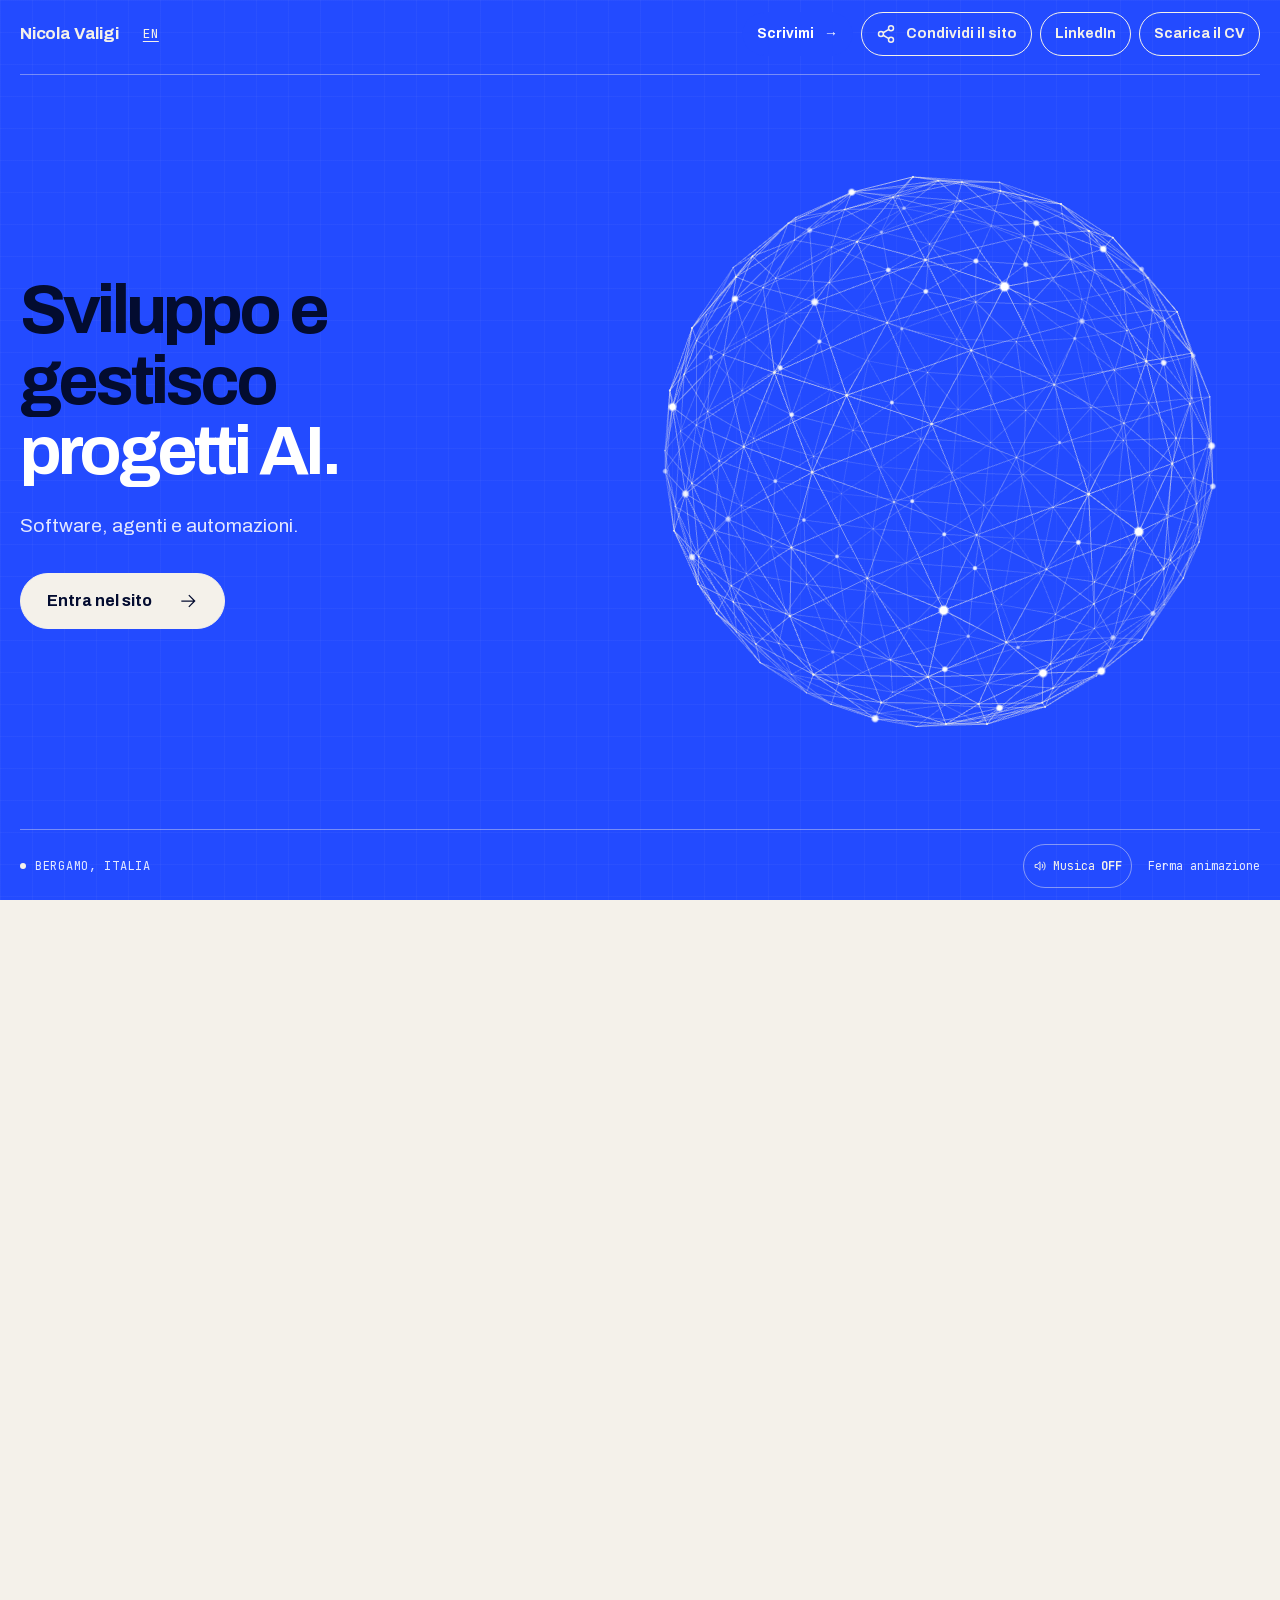
<file: index.html>
<!DOCTYPE html>
<html lang="it">
<head>
<meta charset="utf-8">
<meta name="viewport" content="width=device-width, initial-scale=1, viewport-fit=cover">
<title>Nicola Valigi | Sviluppo e gestione di progetti AI</title>
<meta name="theme-color" content="#F4F1EA">
<link rel="icon" href="icona.svg" type="image/svg+xml">
<link rel="preload" href="fonts/archivo-latin.woff2" as="font" type="font/woff2" crossorigin>
<link rel="stylesheet" href="fonts.css">
<link rel="stylesheet" href="stile.css">
<link rel="stylesheet" href="intro.css">
<script src="intro-boot.js"></script>
<meta name="description" content="Sviluppo e gestisco progetti AI, dai requisiti alla messa in produzione. Software, agenti e automazioni integrati con gli strumenti e i dati che usi già.">
<meta name="robots" content="index,follow,max-image-preview:large">
<meta name="author" content="Nicola Valigi">
<meta name="twitter:card" content="summary_large_image">
<meta name="twitter:title" content="Nicola Valigi | Sviluppo e gestione di progetti AI">
<meta name="twitter:description" content="Sviluppo e gestisco progetti AI, dai requisiti alla messa in produzione. Software, agenti e automazioni integrati con gli strumenti e i dati che usi già.">
<meta name="twitter:image" content="https://www.nicvaligi.com/og.png">
<meta name="twitter:image:alt" content="Nicola Valigi">
<meta property="og:type" content="website">
<meta property="og:title" content="Nicola Valigi | Sviluppo e gestione di progetti AI">
<meta property="og:description" content="Sviluppo e gestisco progetti AI, dai requisiti alla messa in produzione. Software, agenti e automazioni integrati con gli strumenti e i dati che usi già.">
<meta property="og:url" content="https://www.nicvaligi.com/">
<meta property="og:site_name" content="Nicola Valigi">
<meta property="og:locale" content="it_IT">
<meta property="og:locale:alternate" content="en_US">
<meta property="og:image" content="https://www.nicvaligi.com/og.png">
<meta property="og:image:width" content="1200">
<meta property="og:image:height" content="630">
<meta property="og:image:alt" content="Nicola Valigi">
<link rel="canonical" href="https://www.nicvaligi.com/">
<link rel="alternate" hreflang="it" href="https://www.nicvaligi.com/">
<link rel="alternate" hreflang="en" href="https://www.nicvaligi.com/en/">
<link rel="alternate" hreflang="x-default" href="https://www.nicvaligi.com/">
<script type="application/ld+json">{"@context":"https://schema.org","@graph":[{"@type":"Person","@id":"https://www.nicvaligi.com/#nicola","name":"Nicola Valigi","url":"https://www.nicvaligi.com/","image":"https://www.nicvaligi.com/img/nicola-valigi-ritratto.jpg","email":"n.valigi@gmail.com","homeLocation":{"@type":"Place","name":"Bergamo, Italia"},"knowsLanguage":["it","en"],"sameAs":["https://www.linkedin.com/in/nicola-valigi-288418447/","https://github.com/nicolavaligi"],"knowsAbout":["Sviluppo software con AI","Agenti AI","Automazione dei flussi di lavoro","GIS","Fotogrammetria","Infrastrutture"]},{"@type":"WebSite","@id":"https://www.nicvaligi.com/#sito","url":"https://www.nicvaligi.com/","name":"Nicola Valigi","inLanguage":["it","en"],"publisher":{"@id":"https://www.nicvaligi.com/#nicola"}},{"@type":"Service","@id":"https://www.nicvaligi.com/#servizio-sentinelle","name":"Monitoraggio di fonti pubbliche","url":"https://www.nicvaligi.com/#sentinelle","provider":{"@id":"https://www.nicvaligi.com/#nicola"}},{"@type":"Service","@id":"https://www.nicvaligi.com/#servizio-geo","name":"Geo-intelligence e sourcing fondiario","url":"https://www.nicvaligi.com/#geo","provider":{"@id":"https://www.nicvaligi.com/#nicola"}},{"@type":"Service","@id":"https://www.nicvaligi.com/#servizio-agenti","name":"Piattaforme e agenti AI","url":"https://www.nicvaligi.com/#piattaforme","provider":{"@id":"https://www.nicvaligi.com/#nicola"}},{"@type":"Service","@id":"https://www.nicvaligi.com/rilievi-drone.html#servizio","name":"Rilievi drone e fotogrammetria","url":"https://www.nicvaligi.com/rilievi-drone.html","provider":{"@id":"https://www.nicvaligi.com/#nicola"}},{"@type":"ItemList","@id":"https://www.nicvaligi.com/#servizi","name":"Servizi","numberOfItems":4,"itemListElement":[{"@type":"ListItem","position":1,"item":{"@id":"https://www.nicvaligi.com/#servizio-agenti"}},{"@type":"ListItem","position":2,"item":{"@id":"https://www.nicvaligi.com/#servizio-sentinelle"}},{"@type":"ListItem","position":3,"item":{"@id":"https://www.nicvaligi.com/#servizio-geo"}},{"@type":"ListItem","position":4,"item":{"@id":"https://www.nicvaligi.com/rilievi-drone.html#servizio"}}]},{"@type":"WebPage","@id":"https://www.nicvaligi.com/#pagina","url":"https://www.nicvaligi.com/","name":"Nicola Valigi | Sviluppo con AI, software e automazioni","description":"Uso l’intelligenza artificiale per creare software e configuro agenti e automazioni per il lavoro quotidiano. Progetti e metodo di Nicola Valigi, Bergamo.","inLanguage":"it","isPartOf":{"@id":"https://www.nicvaligi.com/#sito"},"about":{"@id":"https://www.nicvaligi.com/#nicola"},"mainEntity":{"@id":"https://www.nicvaligi.com/#servizi"}}]}</script>
</head>
<body>
<section class="intro-stage" id="intro" aria-label="Benvenuto">
  <header class="intro-header testata-azioni">
  <div class="identita-testata"><p class="intro-name">Nicola Valigi</p><a class="lingua-testata" href="/en/" lang="en" hreflang="en" aria-label="English">EN</a></div>
  <nav class="barra-testata" aria-label="Contatti e condivisione" data-gruppo-condivisione>
    <a class="bottone intro-contact" href="mailto:n.valigi@gmail.com">Scrivimi <span aria-hidden="true">&rarr;</span></a>
    <button class="bottone chiaro" type="button" data-condividi hidden><svg width="20" height="20" viewBox="0 0 24 24" fill="none" stroke="currentColor" stroke-width="1.75" stroke-linecap="round" stroke-linejoin="round" aria-hidden="true" focusable="false"><circle cx="18" cy="5" r="3"/><circle cx="6" cy="12" r="3"/><circle cx="18" cy="19" r="3"/><path d="m8.6 10.5 6.8-4m-6.8 7 6.8 4"/></svg><span class="etichetta-estesa">Condividi il sito</span><span class="etichetta-breve">Condividi</span></button>
    <a class="bottone chiaro" href="https://www.linkedin.com/in/nicola-valigi-288418447/" target="_blank" rel="noopener noreferrer">LinkedIn</a>
    <a class="bottone chiaro" href="/nicola-valigi-cv.pdf" download="Nicola-Valigi-CV.pdf"><span class="etichetta-estesa">Scarica il CV</span><span class="etichetta-breve">CV PDF</span></a>
    <div class="esito-condivisione" role="status" data-esito-condivisione></div>
  </nav>
</header>
  <div class="intro-composition">
    <div class="intro-orbit" aria-hidden="true">
      <svg class="intro-fallback" viewBox="0 0 400 400" fill="none" stroke="currentColor" stroke-width=".65">
        <circle cx="200" cy="200" r="170"/><ellipse cx="200" cy="200" rx="90" ry="170"/><ellipse cx="200" cy="200" rx="145" ry="170"/>
        <ellipse cx="200" cy="200" rx="170" ry="60"/><ellipse cx="200" cy="200" rx="170" ry="120"/><path d="M30 200h340M200 30v340"/>
      </svg>
      <canvas id="sphere"></canvas>
    </div>
    <div class="intro-copy">
      <p class="intro-title">Sviluppo e gestisco<br><span>progetti AI.</span></p>
      <p class="intro-subtitle">Software, agenti e automazioni.</p>
      <a class="intro-enter" href="#contenuto"><span>Entra nel sito</span><svg width="20" height="20" viewBox="0 0 24 24" fill="none" stroke="currentColor" stroke-width="1.5" aria-hidden="true"><path d="M4 12h15M13 5l7 7-7 7"/></svg></a>
    </div>
  </div>
  <footer class="intro-footer">
    <span class="intro-location">BERGAMO, ITALIA</span>
    <div class="intro-controls"><button class="intro-music" type="button" aria-label="Musica lounge" aria-pressed="false" hidden><svg viewBox="0 0 20 20" width="14" height="14" fill="none" stroke="currentColor" stroke-width="1.4" aria-hidden="true"><path d="M3 8h3l4-4v12l-4-4H3zM13 7a5 5 0 0 1 0 6M15 4a9 9 0 0 1 0 12"/></svg><span>Musica</span><span data-music-status aria-hidden="true">OFF</span></button><button class="intro-pause" type="button" aria-pressed="false">Ferma animazione</button></div>
  </footer>
</section>
<div class="site-shell" id="site-shell">

<a class="salta" href="#contenuto">Vai al contenuto</a>


<header class="contenitore testata testata-azioni">
  <div class="identita-testata"><a class="marchio" href="./">Nicola Valigi</a><a class="lingua-testata" href="/en/" hreflang="en" lang="en" aria-label="English">EN</a></div>
  <nav class="barra-testata" aria-label="Contatti e condivisione" data-gruppo-condivisione>
    <a class="bottone" href="mailto:n.valigi@gmail.com">Scrivimi <span aria-hidden="true">&rarr;</span></a>
    <button class="bottone chiaro" type="button" data-condividi hidden><svg width="20" height="20" viewBox="0 0 24 24" fill="none" stroke="currentColor" stroke-width="1.75" stroke-linecap="round" stroke-linejoin="round" aria-hidden="true" focusable="false"><circle cx="18" cy="5" r="3"/><circle cx="6" cy="12" r="3"/><circle cx="18" cy="19" r="3"/><path d="m8.6 10.5 6.8-4m-6.8 7 6.8 4"/></svg><span class="etichetta-estesa">Condividi il sito</span><span class="etichetta-breve">Condividi</span></button>
    <a class="bottone chiaro" href="https://www.linkedin.com/in/nicola-valigi-288418447/" target="_blank" rel="noopener noreferrer">LinkedIn</a>
    <a class="bottone chiaro" href="/nicola-valigi-cv.pdf" download="Nicola-Valigi-CV.pdf"><span class="etichetta-estesa">Scarica il CV</span><span class="etichetta-breve">CV PDF</span></a>
    <div class="esito-condivisione" role="status" data-esito-condivisione></div>
  </nav>
</header>

<main id="contenuto" tabindex="-1">

<section class="apertura">
  <div class="contenitore apertura-griglia">
    <div>
      <p class="coordinate">NICOLA VALIGI · BERGAMO</p>
      <h1><span>Sviluppo e gestisco</span> <span class="evid">progetti AI.</span></h1>
      <p class="sommario">Realizzo software, agenti e automazioni. Seguo il progetto dai requisiti alla messa in produzione, integrandolo con gli strumenti e i dati che usi già.</p>
      <div class="azioni">
        <a class="bottone" href="#contatto">Parliamo del tuo progetto <span aria-hidden="true">&rarr;</span></a>
        <a class="collegamento" href="#progetti">Vedi i progetti</a>
      </div>
    </div>

    <picture><source type="image/webp" srcset="img/nicola-valigi-ritratto-640.webp 640w, img/nicola-valigi-ritratto-1200.webp 1200w, img/nicola-valigi-ritratto-1448.webp 1448w" sizes="(min-width: 1000px) 640px, calc(100vw - 40px)"><img class="ritratto" src="img/nicola-valigi-ritratto.jpg" alt="Nicola Valigi al lavoro al computer" width="1448" height="1086" decoding="async" fetchpriority="high"></picture>
  </div>
</section>

<section class="sezione" id="progetti">
  <div class="contenitore">
    <p class="tav">Tav. 01 · Progetti</p>
    <h2>Progetti realizzati</h2>
    <ul class="gambe">
      <li><a href="#piattaforme"><strong>Piattaforma software multi-cliente</strong><span>Un’unica piattaforma in produzione, con accessi separati e funzioni attivabili per ciascun cliente.</span></a></li>
      <li><a href="#sentinelle"><strong>Monitoraggio degli espropri</strong><span>Agenti AI che leggono atti pubblici e producono un elenco verificato di opere e atti, con fonti e date.</span></a></li>
      <li><a href="#geo"><strong>Analisi territoriale per il fotovoltaico</strong><span>Una mappa 3D che incrocia catasto, rete elettrica e vincoli per valutare i terreni.</span></a></li>
    </ul>

    <section class="gruppo" id="piattaforme" aria-labelledby="piattaforme-t">
      <div class="gruppo-testa">
        <span class="gruppo-lettera" aria-hidden="true">A</span>
        <div><h3 id="piattaforme-t">Software e agenti AI</h3><p>Piattaforme con accessi separati per cliente e agenti che ritrovano informazioni in note, posta e documenti.</p></div>
      </div>
    <article class="caso">
      <div class="caso-testa">
        <span class="caso-num">01</span>
        <h4>Una piattaforma per i clienti, in produzione</h4>
        <span class="caso-settore">Piattaforma · in produzione</span>
      </div>
      <figure class="schema">
        <figcaption>Schema dimostrativo · clienti e componenti di fantasia</figcaption>
        <div class="schema-griglia">
          <div class="tenant"><p class="tenant-nome">Cliente A</p><ul><li class="on">Console messaggi<span>acceso</span></li><li class="on">Cruscotto attività<span>acceso</span></li><li class="off">Prenotazioni del giorno<span>spento</span></li></ul></div>
          <div class="tenant"><p class="tenant-nome">Cliente B</p><ul><li class="on">Console messaggi<span>acceso</span></li><li class="off">Cruscotto attività<span>spento</span></li><li class="off">Prenotazioni del giorno<span>spento</span></li></ul></div>
          <div class="tenant"><p class="tenant-nome">Cliente C</p><ul><li class="off">Console messaggi<span>spento</span></li><li class="on">Cruscotto attività<span>acceso</span></li><li class="on">Prenotazioni del giorno<span>acceso</span></li></ul></div>
        </div>
        <ul class="schema-base">
          <li>Accessi separati per cliente</li>
          <li>Ambiente di prova</li>
          <li>Produzione</li>
        </ul>
      </figure>
      <div class="caso-testo">
        <div><h5>Il problema</h5><p>Ogni cliente vuole il suo strumento, ma costruire e mantenere un'applicazione separata per ciascuno non regge.</p></div>
        <div><h5>Cosa ho costruito</h5><p>Una piattaforma unica: accessi separati per cliente, ambienti di prova e di produzione e componenti attivabili per ciascun cliente.</p></div>
        <div class="risultato"><h5>Il risultato</h5><p>In produzione, con più clienti attivi. Un componente nuovo passa dalla prova alla produzione solo dopo essere stato visto funzionare.</p></div>
      </div>
    </article>
    <div class="sotto-blocco">
      <h4>Memoria e agenti</h4>
      <p class="sotto-intro">Appunti vocali, posta e documenti diventano una memoria che si interroga, con le fonti.</p>
      <ul class="archivi">
        <li><h5>Raccolta</h5><p>Le note vocali vengono trascritte, la posta letta da un agente, i documenti registrati al loro posto.</p></li>
        <li><h5>Memoria</h5><p>Ogni nota ha una fonte, una data e un grado di affidabilità. Si cerca per parole o per significato.</p></li>
        <li><h5>Decisioni</h5><p>Le decisioni restano scritte e numerate, così un progetto non riparte da zero e non contraddice un altro.</p></li>
      </ul>
    </div>
    </section>

    <section class="gruppo" id="sentinelle" aria-labelledby="sentinelle-t">
      <div class="gruppo-testa">
        <span class="gruppo-lettera" aria-hidden="true">B</span>
        <div><h3 id="sentinelle-t">Sentinelle su fonti pubbliche</h3><p>Sistemi che leggono con regolarità atti, bandi e registri, e avvisano solo quando c'è qualcosa di verificato.</p></div>
      </div>
    <article class="caso">
      <div class="caso-testa">
        <span class="caso-num">02</span>
        <h4>Dall'atto pubblicato alla perizia: la filiera degli espropri</h4>
        <span class="caso-settore">Espropri · giro settimanale</span>
      </div>
      <div class="flusso-griglia">
        <ol class="flusso">
          <li><b>1</b><div><h5>Cerca</h5><p>Ogni settimana, regione per regione, con sette metodi: albi comunali, delibere, stampa locale, gestori, gare, varianti urbanistiche, indizi di possesso.</p></div></li>
          <li><b>2</b><div><h5>Prova</h5><p>Ogni segnalazione porta l'indirizzo della fonte, l'estratto esatto e un'impronta che ne garantisce l'integrità. Senza prova viene respinta.</p></div></li>
          <li><b>3</b><div><h5>Confronta</h5><p>Lo stesso atto trovato due volte è un doppione. Un atto nuovo sulla stessa opera no.</p></div></li>
          <li><b>4</b><div><h5>Consegna</h5><p>Un elenco pronto per chi segue le pratiche, registrato solo dopo averlo riletto a destinazione.</p></div></li>
          <li><b>5</b><div><h5>Stima <span class="nota-stato">prototipo</span></h5><p>Gli atti di un caso vengono letti sulle regole di stima. Ne esce un'ipotesi, con le fonti citate voce per voce.</p></div></li>
          <li><b>6</b><div><h5>Valida</h5><p>Avvocato e tecnico controllano l'ipotesi. Solo dopo diventa una perizia.</p></div></li>
        </ol>
        <figure class="scheda-esempio">
          <figcaption>Segnalazione · esempio dimostrativo con dati di fantasia</figcaption>
          <dl>
            <div><dt>Opera</dt><dd>Variante alla strada provinciale</dd></div>
            <div><dt>Fase</dt><dd>Immissione in possesso / occupazione d'urgenza</dd></div>
            <div><dt>Nota</dt><dd><span class="evid">Indizio indiretto; decreto non trovato</span></dd></div>
            <div><dt>Fonte</dt><dd>Albo pretorio comunale, 06/11/2026</dd></div>
            <div><dt>Prova</dt><dd>Estratto testuale e impronta SHA-256</dd></div>
            <div><dt>Proprietari</dt><dd>Dati non raccolti</dd></div>
          </dl>
        </figure>
      </div>
      <div class="caso-testo">
        <div><h5>Il problema</h5><p>Gli atti che avviano un esproprio escono sparsi tra albi pretori, delibere e stampa locale. Seguirli a mano, opera per opera, non è sostenibile.</p></div>
        <div><h5>Cosa ho costruito</h5><p>Una filiera in cui gli agenti AI cercano e leggono con regole scritte, e i professionisti decidono. Priorità alle immissioni in possesso e alle occupazioni d'urgenza.</p></div>
        <div class="risultato"><h5>Il risultato</h5><p>A ogni giro un elenco verificato di opere e atti, con fonti e date, senza dati personali dei proprietari.</p></div>
      </div>
    </article>
    <div class="sotto-blocco">
      <h4>Gli stessi dati, come API</h4>
      <p class="sotto-intro">Tre archivi che raccolgo, ripulisco e distribuisco per chi vuole i dati dentro i propri sistemi.</p>
      <ul class="archivi">
        <li><h5>Terreni per il fotovoltaico</h5><p>Particelle catastali con la distanza dalle cabine della rete elettrica.</p></li>
        <li><h5>Gare pubbliche italiane</h5><p>Bandi e gare d'appalto, con i lotti PNRR e i codici CIG.</p></li>
        <li><h5>Bonifiche dei siti di interesse nazionale</h5><p>Procedimenti ambientali, matrici e volumi dei siti da bonificare.</p></li>
      </ul>
      <p class="azioni">
        <a class="bottone chiaro" href="https://nicolavaligi.github.io/houdinick-data-feeds/" target="_blank" rel="noopener noreferrer">Documentazione &nearr;</a>
        <a class="collegamento" href="https://rapidapi.com/nvaligi/api/houdinick-data-api" target="_blank" rel="noopener noreferrer">Catalogo su RapidAPI &nearr;</a>
      </p>
    </div>
    </section>

    <section class="gruppo" id="geo" aria-labelledby="geo-t">
      <div class="gruppo-testa">
        <span class="gruppo-lettera" aria-hidden="true">C</span>
        <div><h3 id="geo-t">Geo-intelligence</h3><p>Catasto, rete elettrica, vincoli e progetti sulla stessa mappa, con un punteggio che si può spiegare.</p></div>
      </div>
    <article class="caso" id="terreni">
      <div class="caso-testa">
        <span class="caso-num">03</span>
        <h4>Trovare i terreni giusti per un impianto</h4>
        <span class="caso-settore">Rinnovabili · in produzione · <a href="https://nicolavaligi.github.io/sunpro/" target="_blank" rel="noopener noreferrer">demo live &nearr;</a></span>
      </div>
      <figure class="progetto-paesaggio progetto-gis">
        <div class="schermata"><picture><source type="image/webp" srcset="img/po-valley-sentinel-1280.webp 1280w, img/po-valley-sentinel-3840.webp 3840w" sizes="(max-width: 1280px) calc(100vw - 40px), 1240px"><img src="img/po-valley-sentinel-1280.jpg" srcset="img/po-valley-sentinel-1280.jpg 1280w, img/po-valley-sentinel-3840.jpg 3840w" sizes="(max-width: 1280px) calc(100vw - 40px), 1240px" alt="Immagine satellitare della Pianura Padana con campi coltivati, città, fiumi e costa adriatica" width="3840" height="1236" loading="lazy" decoding="async"></picture></div>
        <figcaption><span>Pianura Padana · vista satellitare Copernicus Sentinel-2</span><span>Contains modified Copernicus Sentinel data (2018–19), processed by <a href="https://www.esa.int/media/po-valley-italy-en-228663" target="_blank" rel="noopener noreferrer">ESA</a> · <a href="https://creativecommons.org/licenses/by-sa/3.0/igo/" target="_blank" rel="noopener noreferrer">CC BY-SA 3.0 IGO</a> · ridimensionata</span></figcaption>
        <div class="gis-livelli"><p>I dati che incrocio</p><ul><li>Particelle catastali</li><li>Rete elettrica</li><li>Vincoli territoriali</li><li>Valutazione delle aree</li></ul></div>
      </figure>
      <div class="caso-testo">
        <div><h5>Il problema</h5><p>Per capire se un terreno è adatto bisogna incrociare catasto, rete elettrica, irraggiamento e vincoli. A mano vuol dire fogli di calcolo dispersivi.</p></div>
        <div><h5>Cosa ho costruito</h5><p>Una piattaforma 3D che confronta le aree e assegna a ciascuna un punteggio da 0 a 100, con mappa catastale e distanza dalle cabine primarie.</p></div>
        <div class="risultato"><h5>Il risultato</h5><p>Oltre 21.900 particelle georeferenziate e 116 lotti analizzati, per 709,7 ettari.</p></div>
      </div>
    <figure class="mappa">
<svg class="mappa-svg" viewBox="-34 -22 776 576" role="img" aria-labelledby="mappa-titolo mappa-desc" xmlns="http://www.w3.org/2000/svg">
<title id="mappa-titolo">Mappa catastale dimostrativa</title>
<desc id="mappa-desc">Un foglio di particelle con una linea elettrica, una cabina primaria, una strada e un fiume. Le particelle migliori per un impianto sono evidenziate in giallo; quelle vicine al fiume sono escluse per vincolo.</desc>
<defs>
<clipPath id="foglio"><rect x="0" y="0" width="720" height="520"/></clipPath>
<pattern id="tratteggio" width="7" height="7" patternUnits="userSpaceOnUse" patternTransform="rotate(45)"><line x1="0" y1="0" x2="0" y2="7" class="m-hatch"/></pattern>
</defs>
<g clip-path="url(#foglio)">
<rect class="m-carta" x="0" y="0" width="720" height="520"/>
<path class="m-p" d="M-162.1 -31.9 L-88.7 -43.5 L-88.3 -4.1 L-153.2 24.4Z"/>
<path class="m-p" d="M-153.2 24.4 L-88.3 -4.1 L-87.9 31.1 L-148.7 53.0Z"/>
<path class="m-p" d="M-148.7 53.0 L-87.9 31.1 L-87.2 97.5 L-138.7 115.6Z"/>
<path class="m-p" d="M-88.7 -43.5 L-45.7 -50.4 L-33.3 30.6 L-87.9 37.4Z"/>
<path class="m-p" d="M-45.7 -50.4 L12.1 -59.5 L15.2 24.7 L-33.3 30.6Z"/>
<path class="m-p" d="M-87.9 37.4 L-37.1 31.1 L-23.1 74.9 L-87.2 97.5Z"/>
<path class="m-p" d="M-37.1 31.1 L15.2 24.7 L16.6 60.9 L-23.1 74.9Z"/>
<path class="m-p" d="M-138.7 115.6 L-62.5 88.8 L-58.6 146.6 L-127.7 185.3Z"/>
<path class="m-p" d="M-127.7 185.3 L-58.6 146.6 L-52.9 232.5 L-118.0 246.2Z"/>
<path class="m-p" d="M-62.5 88.8 L-16.8 72.7 L-16.5 155.7 L-57.1 170.1Z"/>
<path class="m-p" d="M-16.8 72.7 L16.6 60.9 L19.6 142.8 L-16.5 155.7Z"/>
<path class="m-p" d="M-57.1 170.1 L-15.1 155.2 L-18.3 225.3 L-52.9 232.5Z"/>
<path class="m-p" d="M-15.1 155.2 L19.6 142.8 L22.4 216.7 L-18.3 225.3Z"/>
<path class="m-p" d="M12.1 -59.5 L46.0 -64.9 L57.7 -15.2 L14.0 -9.1Z"/>
<path class="m-p" d="M46.0 -64.9 L81.2 -70.5 L84.6 -18.9 L57.7 -15.2Z"/>
<path class="m-p m-live" d="M14.0 -9.1 L84.6 -18.9 L89.7 59.9 L17.0 72.5Z" data-n="78" data-ha="3.6" data-d="480" data-s="69" data-v="0" data-r="13"/>
<path class="m-p" d="M81.2 -70.5 L125.8 -77.5 L118.6 -11.5 L85.7 -1.4Z"/>
<path class="m-p" d="M125.8 -77.5 L161.1 -83.1 L162.3 -24.8 L118.6 -11.5Z"/>
<path class="m-p" d="M85.7 -1.4 L131.6 -15.4 L136.9 51.8 L89.7 59.9Z"/>
<path class="m-p" d="M131.6 -15.4 L162.3 -24.8 L163.7 47.1 L136.9 51.8Z"/>
<path class="m-p m-live" d="M17.0 72.5 L65.3 64.1 L67.6 87.0 L18.0 97.6Z" data-n="209" data-ha="0.7" data-d="440" data-s="49" data-v="0" data-r="44"/>
<path class="m-p m-live" d="M18.0 97.6 L67.6 87.0 L71.1 123.1 L19.7 143.4Z" data-n="104" data-ha="1.3" data-d="420" data-s="54" data-v="0" data-r="33"/>
<path class="m-p m-live" d="M19.7 143.4 L71.1 123.1 L79.2 204.8 L22.4 216.7Z" data-n="61" data-ha="2.7" data-d="420" data-s="64" data-v="0" data-r="22"/>
<path class="m-p m-live m-top is-sel" d="M65.3 64.1 L163.7 47.1 L165.0 115.5 L71.0 121.8Z" data-n="290" data-ha="3.8" data-d="260" data-s="81" data-v="0" data-r="1"/>
<path class="m-p m-live" d="M71.0 121.8 L111.3 119.1 L115.9 197.1 L79.2 204.8Z" data-n="386" data-ha="2.0" data-d="310" data-s="65" data-v="0" data-r="21"/>
<path class="m-p m-live m-top" d="M111.3 119.1 L165.0 115.5 L166.4 186.5 L115.9 197.1Z" data-n="92" data-ha="2.4" data-d="190" data-s="74" data-v="0" data-r="5"/>
<path class="m-p" d="M161.1 -83.1 L207.1 -90.4 L200.9 -34.0 L162.2 -26.0Z"/>
<path class="m-p" d="M207.1 -90.4 L261.6 -99.0 L257.5 -45.7 L200.9 -34.0Z"/>
<path class="m-p" d="M162.2 -26.0 L257.5 -45.7 L253.6 4.1 L163.0 12.5Z"/>
<path class="m-p m-live" d="M163.0 12.5 L200.9 9.0 L201.1 68.4 L164.1 70.5Z" data-n="71" data-ha="1.4" data-d="230" data-s="64" data-v="0" data-r="23"/>
<path class="m-p m-live" d="M200.9 9.0 L253.6 4.1 L248.9 65.7 L201.1 68.4Z" data-n="282" data-ha="1.9" data-d="230" data-s="68" data-v="0" data-r="16"/>
<path class="m-p" d="M261.6 -99.0 L312.1 -107.0 L311.1 -2.9 L254.6 -8.0Z"/>
<path class="m-p" d="M312.1 -107.0 L364.7 -115.4 L376.3 2.9 L311.1 -2.9Z"/>
<path class="m-p m-live" d="M254.6 -8.0 L308.0 -3.2 L312.1 62.0 L248.9 65.7Z" data-n="369" data-ha="2.5" data-d="300" data-s="69" data-v="0" data-r="14"/>
<path class="m-p m-live" d="M308.0 -3.2 L376.3 2.9 L381.7 58.0 L312.1 62.0Z" data-n="257" data-ha="2.6" data-d="410" data-s="64" data-v="0" data-r="24"/>
<path class="m-p m-live" d="M164.1 70.5 L202.9 68.3 L201.4 133.3 L165.5 139.8Z" data-n="337" data-ha="1.6" data-d="90" data-s="72" data-v="0" data-r="9"/>
<path class="m-p m-live m-top" d="M202.9 68.3 L253.7 65.4 L239.5 126.3 L201.4 133.3Z" data-n="199" data-ha="1.7" data-d="80" data-s="74" data-v="0" data-r="6"/>
<path class="m-p m-live m-top" d="M165.5 139.8 L239.5 126.3 L228.5 173.4 L166.4 186.5Z" data-n="372" data-ha="2.0" data-d="80" data-s="76" data-v="0" data-r="4"/>
<path class="m-p m-live m-top" d="M253.7 65.4 L298.0 62.8 L278.6 162.9 L228.5 173.4Z" data-n="311" data-ha="3.0" data-d="140" data-s="81" data-v="0" data-r="2"/>
<path class="m-p m-live" d="M298.0 62.8 L343.0 60.3 L332.1 151.6 L278.6 162.9Z" data-n="287" data-ha="2.9" data-d="260" data-s="74" data-v="0" data-r="7"/>
<path class="m-p m-live" d="M343.0 60.3 L381.7 58.0 L385.3 94.7 L337.6 105.8Z" data-n="295" data-ha="1.1" data-d="390" data-s="54" data-v="0" data-r="34"/>
<path class="m-p m-live" d="M337.6 105.8 L385.3 94.7 L389.7 139.5 L332.1 151.6Z" data-n="260" data-ha="1.5" data-d="370" data-s="58" data-v="0" data-r="29"/>
<path class="m-p" d="M-118.0 246.2 L-75.9 237.4 L-64.1 322.6 L-105.2 327.3Z"/>
<path class="m-p" d="M-75.9 237.4 L-13.5 224.3 L-13.7 264.1 L-70.1 279.3Z"/>
<path class="m-p" d="M-70.1 279.3 L-13.7 264.1 L-14.0 316.8 L-64.1 322.6Z"/>
<path class="m-p m-live" d="M-13.5 224.3 L70.9 206.5 L72.6 246.6 L-13.7 262.2Z" data-n="165" data-ha="2.1" data-d="530" data-s="54" data-v="0" data-r="35"/>
<path class="m-p m-live" d="M-13.7 262.2 L72.6 246.6 L75.2 306.5 L-14.0 316.8Z" data-n="321" data-ha="3.1" data-d="600" data-s="59" data-v="0" data-r="26"/>
<path class="m-p m-live" d="M70.9 206.5 L123.1 195.6 L127.1 251.9 L72.8 250.4Z" data-n="284" data-ha="1.7" data-d="380" data-s="59" data-v="0" data-r="27"/>
<path class="m-p m-live" d="M72.8 250.4 L127.1 251.9 L130.6 300.2 L75.2 306.5Z" data-n="248" data-ha="1.8" data-d="460" data-s="55" data-v="0" data-r="31"/>
<path class="m-p" d="M-105.2 327.3 L-35.5 319.3 L-17.2 403.7 L-94.7 393.5Z"/>
<path class="m-p" d="M-35.5 319.3 L26.5 312.1 L40.9 411.4 L-17.2 403.7Z"/>
<path class="m-p" d="M-94.7 393.5 L-35.9 401.3 L-18.3 469.7 L-83.3 465.3Z"/>
<path class="m-p" d="M-35.9 401.3 L40.9 411.4 L50.0 474.4 L-18.3 469.7Z"/>
<path class="m-p m-live" d="M26.5 312.1 L78.6 306.1 L74.9 382.5 L38.1 392.3Z" data-n="108" data-ha="2.2" data-d="680" data-s="48" data-v="0" data-r="45"/>
<path class="m-p m-live" d="M78.6 306.1 L130.6 300.2 L135.3 366.5 L74.9 382.5Z" data-n="362" data-ha="2.5" data-d="590" data-s="55" data-v="0" data-r="32"/>
<path class="m-p m-live" d="M38.1 392.3 L135.3 366.5 L140.1 433.5 L45.7 444.6Z" data-n="141" data-ha="3.6" data-d="770" data-s="54" data-v="0" data-r="36"/>
<path class="m-p m-live" d="M45.7 444.6 L140.1 433.5 L143.5 480.9 L50.0 474.4Z" data-n="341" data-ha="2.3" data-d="880" data-s="38" data-v="0" data-r="55"/>
<path class="m-p" d="M-83.3 465.3 L-25.1 469.3 L-16.1 533.6 L-70.1 548.9Z"/>
<path class="m-p" d="M-70.1 548.9 L-16.1 533.6 L-8.3 588.4 L-62.4 597.6Z"/>
<path class="m-p" d="M-25.1 469.3 L46.0 474.2 L49.7 578.6 L-8.3 588.4Z"/>
<path class="m-p" d="M-62.4 597.6 L-15.1 589.6 L-13.7 693.8 L-46.3 699.0Z"/>
<path class="m-p" d="M-15.1 589.6 L49.7 578.6 L51.5 630.2 L-14.5 634.1Z"/>
<path class="m-p" d="M-14.5 634.1 L51.5 630.2 L53.3 683.2 L-13.7 693.8Z"/>
<path class="m-p" d="M46.0 474.2 L81.2 476.6 L92.5 521.6 L47.8 526.3Z"/>
<path class="m-p" d="M81.2 476.6 L143.5 480.9 L146.0 515.8 L92.5 521.6Z"/>
<path class="m-p" d="M47.8 526.3 L85.6 522.3 L94.5 596.6 L50.6 606.6Z"/>
<path class="m-p" d="M85.6 522.3 L146.0 515.8 L150.8 583.7 L94.5 596.6Z"/>
<path class="m-p" d="M50.6 606.6 L106.4 593.8 L109.9 674.2 L53.3 683.2Z"/>
<path class="m-p" d="M106.4 593.8 L150.8 583.7 L156.8 666.8 L109.9 674.2Z"/>
<path class="m-p m-live" d="M123.1 195.6 L203.0 178.8 L200.6 240.2 L126.6 244.7Z" data-n="44" data-ha="2.7" data-d="250" data-s="73" data-v="0" data-r="8"/>
<path class="m-p m-live" d="M203.0 178.8 L250.7 168.8 L255.8 236.8 L200.6 240.2Z" data-n="279" data-ha="2.1" data-d="200" data-s="71" data-v="0" data-r="10"/>
<path class="m-p m-live" d="M126.6 244.7 L189.8 240.8 L191.4 316.3 L132.4 325.4Z" data-n="128" data-ha="3.0" data-d="410" data-s="67" data-v="0" data-r="17"/>
<path class="m-p m-live" d="M189.8 240.8 L255.8 236.8 L261.0 305.5 L191.4 316.3Z" data-n="160" data-ha="3.1" data-d="370" data-s="70" data-v="0" data-r="11"/>
<path class="m-p m-live" d="M250.7 168.8 L295.5 159.3 L303.9 201.3 L255.3 229.6Z" data-n="184" data-ha="1.6" data-d="220" data-s="66" data-v="0" data-r="19"/>
<path class="m-p m-live" d="M255.3 229.6 L303.9 201.3 L322.8 296.0 L261.0 305.5Z" data-n="310" data-ha="3.1" data-d="370" data-s="70" data-v="0" data-r="12"/>
<path class="m-p m-live m-top" d="M295.5 159.3 L389.7 139.5 L398.2 225.6 L308.3 223.2Z" data-n="345" data-ha="4.4" data-d="370" data-s="80" data-v="0" data-r="3"/>
<path class="m-p m-live" d="M308.3 223.2 L398.2 225.6 L403.9 283.5 L322.8 296.0Z" data-n="147" data-ha="3.5" data-d="490" data-s="67" data-v="0" data-r="18"/>
<path class="m-p m-live" d="M132.4 325.4 L175.8 318.7 L184.5 389.5 L137.9 402.9Z" data-n="116" data-ha="2.1" data-d="590" data-s="52" data-v="0" data-r="40"/>
<path class="m-p m-live" d="M175.8 318.7 L221.9 311.5 L236.5 374.5 L184.5 389.5Z" data-n="134" data-ha="2.1" data-d="550" data-s="54" data-v="0" data-r="37"/>
<path class="m-p m-live" d="M137.9 402.9 L196.4 386.1 L194.8 461.3 L142.8 470.5Z" data-n="358" data-ha="2.5" data-d="760" data-s="46" data-v="0" data-r="49"/>
<path class="m-p m-live" d="M196.4 386.1 L236.5 374.5 L254.3 450.8 L194.8 461.3Z" data-n="52" data-ha="2.4" data-d="730" data-s="47" data-v="0" data-r="47"/>
<path class="m-p m-live" d="M221.9 311.5 L300.7 299.4 L319.2 375.1 L238.2 381.8Z" data-n="293" data-ha="3.7" data-d="550" data-s="66" data-v="0" data-r="20"/>
<path class="m-p m-live" d="M238.2 381.8 L319.2 375.1 L334.2 436.7 L254.3 450.8Z" data-n="327" data-ha="3.4" data-d="730" data-s="54" data-v="0" data-r="38"/>
<path class="m-p m-live" d="M300.7 299.4 L403.9 283.5 L412.2 368.0 L318.1 370.7Z" data-n="371" data-ha="4.9" data-d="620" data-s="69" data-v="0" data-r="15"/>
<path class="m-p m-live" d="M318.1 370.7 L412.2 368.0 L417.5 422.0 L334.2 436.7Z" data-n="259" data-ha="3.4" data-d="790" data-s="51" data-v="0" data-r="43"/>
<path class="m-p" d="M142.8 470.5 L180.1 463.9 L197.7 542.1 L148.3 548.5Z"/>
<path class="m-p" d="M180.1 463.9 L220.7 456.7 L233.0 537.6 L197.7 542.1Z"/>
<path class="m-p m-live" d="M220.7 456.7 L265.2 448.9 L270.5 532.7 L233.0 537.6Z" data-n="155" data-ha="2.1" data-d="920" data-s="35" data-v="0" data-r="60"/>
<path class="m-p m-live" d="M265.2 448.9 L326.8 438.0 L317.9 526.6 L270.5 532.7Z" data-n="346" data-ha="2.9" data-d="920" data-s="41" data-v="0" data-r="51"/>
<path class="m-p" d="M148.3 548.5 L218.7 539.4 L217.8 598.9 L152.9 612.2Z"/>
<path class="m-p" d="M152.9 612.2 L217.8 598.9 L216.8 657.3 L156.8 666.8Z"/>
<path class="m-p" d="M218.7 539.4 L317.9 526.6 L312.6 579.4 L217.9 592.7Z"/>
<path class="m-p" d="M217.9 592.7 L312.6 579.4 L306.2 643.1 L216.8 657.3Z"/>
<path class="m-p m-live" d="M326.8 438.0 L373.9 429.7 L360.4 517.6 L317.7 528.7Z" data-n="397" data-ha="2.4" data-d="940" data-s="37" data-v="0" data-r="57"/>
<path class="m-p m-live" d="M373.9 429.7 L417.5 422.0 L421.6 463.6 L366.3 478.8Z" data-n="251" data-ha="1.4" data-d="920" data-s="29" data-v="0" data-r="62"/>
<path class="m-p m-live" d="M366.3 478.8 L421.6 463.6 L425.2 500.6 L360.4 517.6Z" data-n="380" data-ha="1.4" data-d="1010" data-s="25" data-v="0" data-r="68"/>
<path class="m-p" d="M317.7 528.7 L370.6 514.9 L380.2 590.7 L311.8 588.0Z"/>
<path class="m-p" d="M311.8 588.0 L380.2 590.7 L385.3 630.6 L306.2 643.1Z"/>
<path class="m-p" d="M370.6 514.9 L425.2 500.6 L431.0 559.9 L376.4 560.2Z"/>
<path class="m-p" d="M376.4 560.2 L431.0 559.9 L437.2 622.4 L385.3 630.6Z"/>
<path class="m-p" d="M364.7 -115.4 L448.3 -128.6 L448.7 -87.4 L368.9 -72.8Z"/>
<path class="m-p" d="M368.9 -72.8 L448.7 -87.4 L449.1 -33.3 L373.3 -27.8Z"/>
<path class="m-p" d="M448.3 -128.6 L513.6 -138.9 L516.5 -38.1 L449.1 -33.3Z"/>
<path class="m-p" d="M373.3 -27.8 L471.7 -34.9 L465.5 18.6 L379.0 30.6Z"/>
<path class="m-p m-live" d="M379.0 30.6 L465.5 18.6 L461.0 56.9 L382.8 68.7Z" data-n="264" data-ha="2.0" data-d="570" data-s="52" data-v="0" data-r="41"/>
<path class="m-p" d="M471.7 -34.9 L516.5 -38.1 L519.0 48.1 L461.0 56.9Z"/>
<path class="m-p" d="M513.6 -138.9 L549.2 -144.6 L565.2 -75.8 L515.9 -58.9Z"/>
<path class="m-p" d="M549.2 -144.6 L614.8 -155.0 L623.6 -95.9 L565.2 -75.8Z"/>
<path class="m-p" d="M515.9 -58.9 L579.3 -80.7 L578.1 -23.8 L517.1 -19.0Z"/>
<path class="m-p" d="M517.1 -19.0 L578.1 -23.8 L576.7 39.3 L519.0 48.1Z"/>
<path class="m-p" d="M579.3 -80.7 L623.6 -95.9 L631.4 -43.4 L578.0 -19.9Z"/>
<path class="m-p" d="M578.0 -19.9 L631.4 -43.4 L642.3 29.4 L576.7 39.3Z"/>
<path class="m-p m-live" d="M382.8 68.7 L448.1 58.8 L450.3 128.3 L390.1 143.6Z" data-n="124" data-ha="2.9" data-d="520" data-s="61" data-v="0" data-r="25"/>
<path class="m-p m-live" d="M390.1 143.6 L450.3 128.3 L452.2 189.5 L396.2 205.0Z" data-n="132" data-ha="2.3" data-d="530" data-s="56" data-v="0" data-r="30"/>
<path class="m-p m-live" d="M448.1 58.8 L525.0 47.2 L535.3 94.8 L450.3 128.3Z" data-n="390" data-ha="3.0" data-d="700" data-s="53" data-v="0" data-r="39"/>
<path class="m-p m-live" d="M450.3 128.3 L535.3 94.8 L549.9 162.5 L452.2 189.5Z" data-n="217" data-ha="3.8" data-d="710" data-s="59" data-v="0" data-r="28"/>
<path class="m-p m-live" d="M396.2 205.0 L452.3 189.5 L444.6 267.8 L402.8 272.6Z" data-n="322" data-ha="2.2" data-d="590" data-s="52" data-v="0" data-r="42"/>
<path class="m-p m-live" d="M452.3 189.5 L496.3 177.3 L492.9 262.3 L444.6 267.8Z" data-n="204" data-ha="2.3" data-d="690" data-s="48" data-v="0" data-r="46"/>
<path class="m-p m-live" d="M496.3 177.3 L549.9 162.5 L561.4 215.9 L494.3 226.5Z" data-n="129" data-ha="2.0" data-d="800" data-s="40" data-v="0" data-r="53"/>
<path class="m-p m-live" d="M494.3 226.5 L561.4 215.9 L569.5 253.5 L492.9 262.3Z" data-n="265" data-ha="1.7" data-d="840" data-s="36" data-v="0" data-r="59"/>
<path class="m-p m-live m-vinc" d="M525.0 47.2 L589.0 37.5 L597.7 137.5 L544.2 136.3Z" fill="url(#tratteggio)" data-n="130" data-ha="3.5" data-d="890" data-s="47" data-v="1" data-r="0"/>
<path class="m-p m-live" d="M589.0 37.5 L642.3 29.4 L658.6 138.9 L597.7 137.5Z" data-n="51" data-ha="3.8" data-d="1030" data-s="42" data-v="0" data-r="50"/>
<path class="m-p m-live m-vinc" d="M544.2 136.3 L582.0 137.2 L606.4 189.0 L556.7 193.9Z" fill="url(#tratteggio)" data-n="317" data-ha="1.5" data-d="910" data-s="31" data-v="1" data-r="0"/>
<path class="m-p m-live" d="M582.0 137.2 L658.6 138.9 L665.2 183.2 L606.4 189.0Z" data-n="93" data-ha="2.1" data-d="1040" data-s="28" data-v="0" data-r="65"/>
<path class="m-p m-live m-vinc" d="M556.7 193.9 L606.9 189.0 L604.2 249.6 L569.5 253.5Z" fill="url(#tratteggio)" data-n="167" data-ha="1.6" data-d="960" data-s="29" data-v="1" data-r="0"/>
<path class="m-p m-live" d="M606.9 189.0 L665.2 183.2 L673.9 241.6 L604.2 249.6Z" data-n="352" data-ha="2.4" data-d="1090" data-s="29" data-v="0" data-r="63"/>
<path class="m-p" d="M614.8 -155.0 L661.5 -162.4 L669.6 -98.5 L622.7 -102.0Z"/>
<path class="m-p" d="M661.5 -162.4 L697.8 -168.1 L703.4 -96.0 L669.6 -98.5Z"/>
<path class="m-p" d="M622.7 -102.0 L703.4 -96.0 L706.8 -52.8 L629.0 -59.6Z"/>
<path class="m-p" d="M697.8 -168.1 L766.3 -179.0 L774.5 -127.7 L701.3 -123.4Z"/>
<path class="m-p" d="M701.3 -123.4 L739.6 -125.7 L748.2 -49.2 L706.8 -52.8Z"/>
<path class="m-p" d="M739.6 -125.7 L774.5 -127.7 L787.4 -45.8 L748.2 -49.2Z"/>
<path class="m-p" d="M629.0 -59.6 L707.5 -52.8 L708.4 -8.6 L636.1 -12.0Z"/>
<path class="m-p" d="M636.1 -12.0 L708.4 -8.6 L708.9 15.9 L640.9 20.0Z"/>
<path class="m-p m-live" d="M640.9 20.0 L708.9 15.9 L710.0 69.8 L646.3 56.8Z" data-n="172" data-ha="1.9" data-d="1180" data-s="20" data-v="0" data-r="73"/>
<path class="m-p" d="M707.5 -52.8 L787.4 -45.8 L794.6 -0.6 L708.6 -0.8Z"/>
<path class="m-p" d="M708.6 -0.8 L761.9 -0.7 L757.5 79.4 L710.0 69.8Z"/>
<path class="m-p" d="M761.9 -0.7 L794.6 -0.6 L808.9 89.9 L757.5 79.4Z"/>
<path class="m-p m-live" d="M646.3 56.8 L709.1 69.6 L719.7 108.3 L653.7 106.1Z" data-n="329" data-ha="1.7" data-d="1180" data-s="19" data-v="0" data-r="74"/>
<path class="m-p m-live" d="M653.7 106.1 L690.0 107.3 L695.2 168.0 L662.4 164.8Z" data-n="186" data-ha="1.3" data-d="1160" data-s="17" data-v="0" data-r="75"/>
<path class="m-p" d="M690.0 107.3 L719.7 108.3 L737.2 172.1 L695.2 168.0Z"/>
<path class="m-p" d="M662.4 164.8 L737.2 172.1 L753.8 232.5 L673.9 241.6Z"/>
<path class="m-p" d="M709.1 69.6 L808.9 89.9 L821.8 171.0 L733.6 158.9Z"/>
<path class="m-p" d="M733.6 158.9 L821.8 171.0 L830.1 223.7 L753.8 232.5Z"/>
<path class="m-p m-live" d="M402.8 272.6 L446.4 267.6 L463.9 345.8 L409.8 344.2Z" data-n="272" data-ha="2.3" data-d="710" data-s="47" data-v="0" data-r="48"/>
<path class="m-p m-live" d="M446.4 267.6 L490.8 262.5 L507.4 320.9 L456.4 312.3Z" data-n="213" data-ha="1.5" data-d="770" data-s="38" data-v="0" data-r="56"/>
<path class="m-p m-live" d="M456.4 312.3 L507.4 320.9 L514.9 347.4 L463.9 345.8Z" data-n="361" data-ha="0.9" data-d="850" data-s="29" data-v="0" data-r="64"/>
<path class="m-p m-live" d="M409.8 344.2 L458.7 345.7 L471.8 391.0 L416.3 409.9Z" data-n="274" data-ha="1.9" data-d="830" data-s="37" data-v="0" data-r="58"/>
<path class="m-p m-live" d="M416.3 409.9 L471.8 391.0 L486.0 440.5 L421.2 459.3Z" data-n="263" data-ha="2.0" data-d="950" data-s="32" data-v="0" data-r="61"/>
<path class="m-p m-live" d="M458.7 345.7 L514.9 347.4 L537.3 425.6 L486.0 440.5Z" data-n="377" data-ha="3.0" data-d="970" data-s="39" data-v="0" data-r="54"/>
<path class="m-p m-live" d="M490.8 262.5 L555.8 255.1 L566.6 318.7 L512.3 337.9Z" data-n="74" data-ha="2.7" data-d="900" data-s="41" data-v="0" data-r="52"/>
<path class="m-p m-live m-vinc" d="M555.8 255.1 L607.5 249.2 L620.2 299.7 L566.6 318.7Z" fill="url(#tratteggio)" data-n="396" data-ha="2.0" data-d="1010" data-s="29" data-v="1" data-r="0"/>
<path class="m-p m-live" d="M512.3 337.9 L572.3 316.6 L577.7 359.0 L523.0 375.7Z" data-n="360" data-ha="1.5" data-d="1000" data-s="27" data-v="0" data-r="66"/>
<path class="m-p m-live" d="M523.0 375.7 L577.7 359.0 L584.5 412.0 L537.3 425.6Z" data-n="43" data-ha="1.7" data-d="1080" data-s="24" data-v="0" data-r="70"/>
<path class="m-p m-live m-vinc" d="M572.3 316.6 L620.2 299.7 L628.2 331.5 L577.5 357.6Z" fill="url(#tratteggio)" data-n="103" data-ha="1.2" data-d="1090" data-s="20" data-v="1" data-r="0"/>
<path class="m-p m-live m-vinc" d="M577.5 357.6 L628.2 331.5 L644.2 394.7 L584.5 412.0Z" fill="url(#tratteggio)" data-n="368" data-ha="2.2" data-d="1170" data-s="23" data-v="1" data-r="0"/>
<path class="m-p m-live" d="M421.2 459.3 L485.0 440.8 L486.1 486.1 L424.5 493.0Z" data-n="379" data-ha="1.6" data-d="1050" data-s="25" data-v="0" data-r="69"/>
<path class="m-p" d="M424.5 493.0 L486.1 486.1 L487.6 545.0 L431.5 564.5Z"/>
<path class="m-p m-live" d="M485.0 440.8 L541.0 424.6 L549.3 462.7 L486.2 491.3Z" data-n="308" data-ha="1.7" data-d="1110" data-s="22" data-v="0" data-r="71"/>
<path class="m-p" d="M486.2 491.3 L549.3 462.7 L561.6 519.3 L487.6 545.0Z"/>
<path class="m-p" d="M431.5 564.5 L460.0 554.6 L469.5 617.3 L437.2 622.4Z"/>
<path class="m-p" d="M460.0 554.6 L490.3 544.1 L517.7 609.6 L469.5 617.3Z"/>
<path class="m-p" d="M490.3 544.1 L561.6 519.3 L571.7 566.1 L508.9 588.5Z"/>
<path class="m-p" d="M508.9 588.5 L571.7 566.1 L579.1 599.9 L517.7 609.6Z"/>
<path class="m-p m-live m-vinc" d="M541.0 424.6 L592.4 409.7 L621.2 487.2 L556.3 495.2Z" fill="url(#tratteggio)" data-n="101" data-ha="2.9" data-d="1230" data-s="25" data-v="1" data-r="0"/>
<path class="m-p m-live m-vinc" d="M592.4 409.7 L644.2 394.7 L666.2 481.8 L621.2 487.2Z" fill="url(#tratteggio)" data-n="315" data-ha="2.7" data-d="1310" data-s="20" data-v="1" data-r="0"/>
<path class="m-p" d="M556.3 495.2 L616.7 487.8 L622.8 559.4 L569.2 554.7Z"/>
<path class="m-p" d="M569.2 554.7 L622.8 559.4 L625.6 592.5 L579.1 599.9Z"/>
<path class="m-p" d="M616.7 487.8 L666.2 481.8 L681.6 542.9 L621.2 540.3Z"/>
<path class="m-p" d="M621.2 540.3 L681.6 542.9 L691.5 582.1 L625.6 592.5Z"/>
<path class="m-p m-live m-vinc" d="M607.5 249.2 L669.7 242.1 L674.4 323.1 L626.6 325.0Z" fill="url(#tratteggio)" data-n="297" data-ha="2.7" data-d="1150" data-s="28" data-v="1" data-r="0"/>
<path class="m-p m-live" d="M669.7 242.1 L715.3 236.9 L715.8 284.2 L672.7 295.3Z" data-n="318" data-ha="1.4" data-d="1250" data-s="13" data-v="0" data-r="76"/>
<path class="m-p" d="M672.7 295.3 L715.8 284.2 L716.1 321.4 L674.4 323.1Z"/>
<path class="m-p m-live" d="M626.6 325.0 L716.1 321.4 L716.5 364.9 L642.7 388.8Z" data-n="57" data-ha="2.8" data-d="1280" data-s="22" data-v="0" data-r="72"/>
<path class="m-p" d="M715.3 236.9 L763.5 231.4 L769.7 279.7 L715.7 277.9Z"/>
<path class="m-p" d="M715.7 277.9 L769.7 279.7 L778.1 345.1 L716.5 364.9Z"/>
<path class="m-p" d="M763.5 231.4 L785.2 228.9 L800.7 289.3 L772.3 300.2Z"/>
<path class="m-p" d="M785.2 228.9 L830.1 223.7 L838.2 274.9 L800.7 289.3Z"/>
<path class="m-p" d="M772.3 300.2 L803.2 288.3 L812.6 333.9 L778.1 345.1Z"/>
<path class="m-p" d="M803.2 288.3 L838.2 274.9 L845.9 323.2 L812.6 333.9Z"/>
<path class="m-p m-live" d="M642.7 388.8 L735.7 358.7 L734.1 432.0 L657.5 447.2Z" data-n="115" data-ha="3.6" data-d="1390" data-s="27" data-v="0" data-r="67"/>
<path class="m-p" d="M657.5 447.2 L734.1 432.0 L733.3 466.5 L667.7 487.6Z"/>
<path class="m-p" d="M735.7 358.7 L808.6 335.2 L810.0 382.0 L734.8 397.5Z"/>
<path class="m-p" d="M734.8 397.5 L810.0 382.0 L811.8 441.3 L733.3 466.5Z"/>
<path class="m-p" d="M808.6 335.2 L845.9 323.2 L856.3 389.3 L810.5 400.3Z"/>
<path class="m-p" d="M810.5 400.3 L856.3 389.3 L862.0 425.2 L811.8 441.3Z"/>
<path class="m-p" d="M667.7 487.6 L756.2 459.2 L765.8 503.8 L677.5 526.4Z"/>
<path class="m-p" d="M677.5 526.4 L712.3 517.5 L727.6 576.4 L691.5 582.1Z"/>
<path class="m-p" d="M712.3 517.5 L765.8 503.8 L779.5 568.2 L727.6 576.4Z"/>
<path class="m-p" d="M756.2 459.2 L862.0 425.2 L870.2 476.8 L764.2 496.4Z"/>
<path class="m-p" d="M764.2 496.4 L825.6 485.0 L848.6 557.2 L779.5 568.2Z"/>
<path class="m-p" d="M825.6 485.0 L870.2 476.8 L882.1 551.9 L848.6 557.2Z"/>
<path class="m-fascia" d="M610 -20 C520 150 700 300 560 540"/>
<path class="m-fiume" d="M610 -20 C520 150 700 300 560 540"/>
<path class="m-strada-b" d="M-20 372 C150 352 300 404 452 366 S640 300 760 318"/><path class="m-strada" d="M-20 372 C150 352 300 404 452 366 S640 300 760 318"/>
<path class="m-strada-b m-sec" d="M318 388 C330 300 300 180 338 -20"/><path class="m-strada m-sec" d="M318 388 C330 300 300 180 338 -20"/>
<path class="m-evid" id="m-evid" d="M65.3 64.1 L163.7 47.1 L165.0 115.5 L71.0 121.8Z"/>
<polyline class="m-linea" points="-20,214 96,176 212,128 330,70 452,36 560,-20"/>
<rect class="m-palo" x="92.5" y="172.5" width="7" height="7"/>
<rect class="m-palo" x="326.5" y="66.5" width="7" height="7"/>
<rect class="m-palo" x="448.5" y="32.5" width="7" height="7"/>
<g class="m-cabina"><rect x="201" y="117" width="22" height="22"/><path d="M201 117L223 139M223 117L201 139"/></g>
<text class="m-etichetta m-etichetta-rete" x="230" y="116">CABINA PRIMARIA</text>
<text class="m-etichetta m-etichetta-acqua" x="596" y="236" transform="rotate(58 596 236)">FIUME</text>
<text class="m-num" x="51" y="29">78</text>
<text class="m-num" x="48" y="175">61</text>
<text class="m-num" x="116" y="90">290</text>
<text class="m-num" x="140" y="158">92</text>
<text class="m-num" x="281" y="32">369</text>
<text class="m-num" x="345" y="33">257</text>
<text class="m-num" x="265" y="119">311</text>
<text class="m-num" x="313" y="112">287</text>
<text class="m-num" x="30" y="286">321</text>
<text class="m-num" x="105" y="342">362</text>
<text class="m-num" x="90" y="412">141</text>
<text class="m-num" x="95" y="461">341</text>
<text class="m-num" x="163" y="218">44</text>
<text class="m-num" x="160" y="285">128</text>
<text class="m-num" x="224" y="278">160</text>
<text class="m-num" x="286" y="261">310</text>
<text class="m-num" x="348" y="190">345</text>
<text class="m-num" x="358" y="260">147</text>
<text class="m-num" x="168" y="433">358</text>
<text class="m-num" x="221" y="421">52</text>
<text class="m-num" x="270" y="345">293</text>
<text class="m-num" x="286" y="414">327</text>
<text class="m-num" x="359" y="333">371</text>
<text class="m-num" x="370" y="402">259</text>
<text class="m-num" x="295" y="490">346</text>
<text class="m-num" x="345" y="481">397</text>
<text class="m-num" x="418" y="103">124</text>
<text class="m-num" x="422" y="170">132</text>
<text class="m-num" x="490" y="85">390</text>
<text class="m-num" x="497" y="147">217</text>
<text class="m-num" x="424" y="237">322</text>
<text class="m-num" x="472" y="227">204</text>
<text class="m-num" x="622" y="89">51</text>
<text class="m-num" x="638" y="219">352</text>
<text class="m-num" x="431" y="311">272</text>
<text class="m-num" x="499" y="393">377</text>
<text class="m-num" x="531" y="297">74</text>
<text class="m-num" x="631" y="446">315</text>
<text class="m-num" x="645" y="288">297</text>
<text class="m-num" x="675" y="353">57</text>
<text class="m-num" x="692" y="410">115</text>
</g>
<rect class="m-cornice" x="0" y="0" width="720" height="520"/>
<path class="m-tacca" d="M120.0 -6V0M120.0 520V526"/>
<path class="m-tacca" d="M240.0 -6V0M240.0 520V526"/>
<path class="m-tacca" d="M360.0 -6V0M360.0 520V526"/>
<path class="m-tacca" d="M480.0 -6V0M480.0 520V526"/>
<path class="m-tacca" d="M600.0 -6V0M600.0 520V526"/>
<path class="m-tacca" d="M-6 130.0H0M720 130.0H726"/>
<path class="m-tacca" d="M-6 260.0H0M720 260.0H726"/>
<path class="m-tacca" d="M-6 390.0H0M720 390.0H726"/>
<text class="m-coord" x="0" y="-9">9.6773° E</text>
<text class="m-coord" x="720" y="-9" text-anchor="end">FOGLIO 12 · SCALA 1:5.000</text>
<text class="m-coord" x="-12" y="520" transform="rotate(-90 -12 520)">45.6983° N</text>
<g class="m-scala"><path d="M488 540h200M488 536v8M588 536v8M688 536v8"/><text x="488" y="532">0</text><text x="588" y="532" text-anchor="middle">250</text><text x="688" y="532" text-anchor="end">500 m</text></g>
<g class="m-nord" transform="translate(686 40)"><circle r="17"/><path d="M0 -12L5 8L0 4L-5 8Z"/><text y="-21" text-anchor="middle">N</text></g>
</svg>
      <dl class="cartiglio" aria-live="polite">
        <div><dt>Particella</dt><dd data-campo="numero">290</dd></div>
        <div><dt>Superficie</dt><dd data-campo="superficie">3,8 ha</dd></div>
        <div><dt>Dalla cabina</dt><dd data-campo="distanza">260 m</dd></div>
        <div class="punteggio"><dt>Punteggio</dt><dd data-campo="punteggio">81 / 100</dd></div>
        <div class="stato">
          <span data-campo="stato">1ª su 76 particelle candidabili.</span>
          <button type="button" data-successiva hidden>Successiva <span aria-hidden="true">&rarr;</span></button>
        </div>
      </dl>
      <figcaption class="didascalia">Mappa dimostrativa con dati sintetici: non rappresenta un'area reale. In giallo le particelle migliori per distanza dalla rete e superficie; tratteggiate quelle escluse per vincolo. Tocca una particella per leggerne la scheda.</figcaption>
    </figure>
    </article>

    <article class="caso">
      <div class="caso-testa">
        <span class="caso-num">04</span>
        <h4>Sapere chi resta esposto al rumore di un'autostrada</h4>
        <span class="caso-settore">Grandi opere · dati del progetto esecutivo</span>
      </div>
      <figure>
        <div class="schermata">
          <picture>
            <source type="image/webp" srcset="img/preview-pedemontana-ricettori-acustici-720.webp 720w, img/preview-pedemontana-ricettori-acustici-1200.webp 1200w, img/preview-pedemontana-ricettori-acustici.webp 2000w" sizes="(max-width: 1280px) calc(100vw - 40px), 1240px">
            <img src="img/preview-pedemontana-ricettori-acustici-1200.jpg" alt="Console cartografica con il tracciato di progetto dell'Autostrada Pedemontana Lombarda, uno svincolo e i conteggi dei ricettori" width="2000" height="799" loading="lazy" decoding="async">
          </picture>
        </div>
        <figcaption class="didascalia">Console GIS per il censimento dei ricettori acustici lungo le tratte B2 e C dell’Autostrada Pedemontana Lombarda.</figcaption>
      </figure>
      <div class="caso-testo">
        <div><h5>Il problema</h5><p>Lungo le tratte B2 e C serviva sapere quali edifici restano oltre i limiti di rumore anche dopo le barriere.</p></div>
        <div><h5>Cosa ho costruito</h5><p>Una console cartografica 3D con ogni ricettore nella posizione esatta delle schede, il tracciato di progetto, gli svincoli e gli edifici.</p></div>
        <div class="risultato"><h5>Il risultato</h5><p>6.910 ricettori censiti, di cui 39 ancora oltre i limiti dopo le barriere.</p></div>
      </div>
    </article>
    </section>

    <div class="altri">
      <h3>Altri progetti</h3>
      <ul>
        <li><strong>Console operativa 3D</strong><span>Monitoraggio di impianti, anomalie e interventi.</span><span class="dato">Digital twin</span></li>
        <li><strong>Corridoi infrastrutturali</strong><span>Censimento dei ricettori sensibili e dimensionamento delle barriere.</span><span class="dato">1.100+ ricettori</span></li>
        <li><strong>Solar Crawler</strong><span>Scouting di tetti industriali, cave dismesse e discariche chiuse.</span><span class="dato">182 siti · ≈102 MWp</span></li>
        <li><strong>Piazzali per la ricarica elettrica</strong><span>Aree adatte a pensiline fotovoltaiche con colonnine, in tutta Italia.</span><span class="dato">277 siti · 54,3 MWp</span></li>
        <li><strong>Espansione retail</strong><span>Confronto fra zone per l'apertura di punti vendita. Demo con dati simulati.</span><span class="dato">Demo</span></li>
      </ul>
    </div>
    <aside class="altri" id="drone-survey" aria-labelledby="drone-survey-t">
      <h3 id="drone-survey-t">Servizio aggiuntivo</h3>
      <p>Fotogrammetria e termografia per i progetti che richiedono dati dal campo. <a class="collegamento" href="/rilievi-drone.html">Rilievi con drone <span aria-hidden="true">&rarr;</span></a></p>
    </aside>
  </div>
</section>

<section class="sezione chi" id="chi">
  <div class="contenitore">
    <p class="tav">Tav. 02 · Chi sono</p>
    <h2>Prima i cantieri, poi il software.</h2>
    <div class="chi-testo">
      <p>Ho passato oltre dieci anni nei cantieri e negli uffici di una grande commessa infrastrutturale. Lì ho imparato che il problema vero raramente coincide con quello scritto nei report.</p>
      <p>Oggi dirigo agenti AI e scrivo codice deterministico per trasformare flussi manuali in strumenti che le persone usano ogni giorno.</p>
      <dl class="percorso">
        <div><dt>Prima</dt><dd>Grandi opere all'epoca di Impregilo (oggi Webuild): una piattaforma interna per subappalti, contabilità industriale e stati di avanzamento lavori.</dd></div>
        <div><dt>Sempre</dt><dd>Contenzioso espropri e perizie di stima (D.P.R. 327/2001) per proprietà e aziende toccate dalle grandi opere.</dd></div>
        <div><dt>Oggi</dt><dd>Sviluppo software con l’AI e configuro agenti e automazioni per flussi di lavoro specifici.</dd></div>
      </dl>
      <p class="citazione">«Nulla parte senza <span class="evid">un'approvazione esplicita.</span>»</p>
      <p><a class="collegamento" href="/competenze.html">Competenze e storia professionale &rarr;</a></p>
  </div>
  </div>
</section>

<section class="sezione" id="metodo">
  <div class="contenitore">
    <p class="tav">Tav. 03 · Metodo</p>
    <h2>Dal problema allo strumento.</h2>
    <ol class="passi">
      <li><b>01</b><h3>Il problema reale</h3><p>Parto dal lavoro di chi userà lo strumento: i dati disponibili, i vincoli e il risultato che serve davvero.</p></li>
      <li><b>02</b><h3>Costruisco con l’AI</h3><p>Uso l’AI per esplorare soluzioni, scrivere codice e preparare i test. Verifico il prototipo sui flussi di chi lo userà.</p></li>
      <li><b>03</b><h3>Configuro e verifico</h3><p>Quando serve un agente, definisco le fonti che può consultare, le azioni che può compiere e dove deve chiedere conferma.</p></li>
    </ol>
    <div class="regole">
      <h3>Le regole che gli agenti seguono</h3>
      <ul>
        <li>Ogni dato ha una fonte, una data e un estratto che si può controllare.</li>
        <li>Un indizio resta un indizio: senza l'atto non diventa una certezza.</li>
        <li>Una consegna è fatta solo dopo averla riletta a destinazione.</li>
        <li>Ogni agente accede solo alle fonti e agli strumenti necessari al suo compito.</li>
        <li>Nessun messaggio parte senza un'istruzione esplicita.</li>
      </ul>
    </div>
  </div>
</section>

<section class="sezione contatto-blocco" id="contatto">
  <div class="contenitore" data-gruppo-condivisione>
    <p class="tav">Tav. 04 · Contatto</p>
    <h2>Raccontami il problema.</h2>
    <p class="intro">Dimmi che strumento vorresti creare o quale passaggio del tuo lavoro vuoi automatizzare.</p>
    <a class="indirizzo" href="mailto:n.valigi@gmail.com?subject=Software%20e%20automazioni%20con%20AI">n.valigi@gmail.com</a>
    <div class="azioni">
      <a class="bottone" href="mailto:n.valigi@gmail.com?subject=Software%20e%20automazioni%20con%20AI">Scrivimi <span aria-hidden="true">&rarr;</span></a>
      <button class="bottone chiaro" type="button" data-condividi hidden><svg width="20" height="20" viewBox="0 0 24 24" fill="none" stroke="currentColor" stroke-width="1.75" stroke-linecap="round" stroke-linejoin="round" aria-hidden="true" focusable="false"><circle cx="18" cy="5" r="3"/><circle cx="6" cy="12" r="3"/><circle cx="18" cy="19" r="3"/><path d="m8.6 10.5 6.8-4m-6.8 7 6.8 4"/></svg><span>Condividi il sito</span></button>
      <a class="bottone chiaro" href="https://www.linkedin.com/in/nicola-valigi-288418447/" target="_blank" rel="noopener noreferrer">LinkedIn</a>
      <a class="bottone chiaro" href="/nicola-valigi-cv.pdf" download="Nicola-Valigi-CV.pdf">Scarica il CV (PDF)</a>
    </div>
    <div class="esito-condivisione" role="status" data-esito-condivisione></div>
  </div>
</section>

</main>

<footer class="piede">
  <div class="contenitore">
    <p><span class="dato">45.6983° N, 9.6773° E</span><span>Bergamo, Italia</span></p>
    <p><span>Nessun cookie, nessun tracciamento.</span><a href="/privacy.html">Privacy</a></p>
  </div>
</footer>

<script src="home.js" defer></script>
</div>
<script src="intro.js" defer></script>
<script src="intro-globe.js" defer></script>
<script src="intro-audio.js" defer></script>
</body>
</html>
</file>
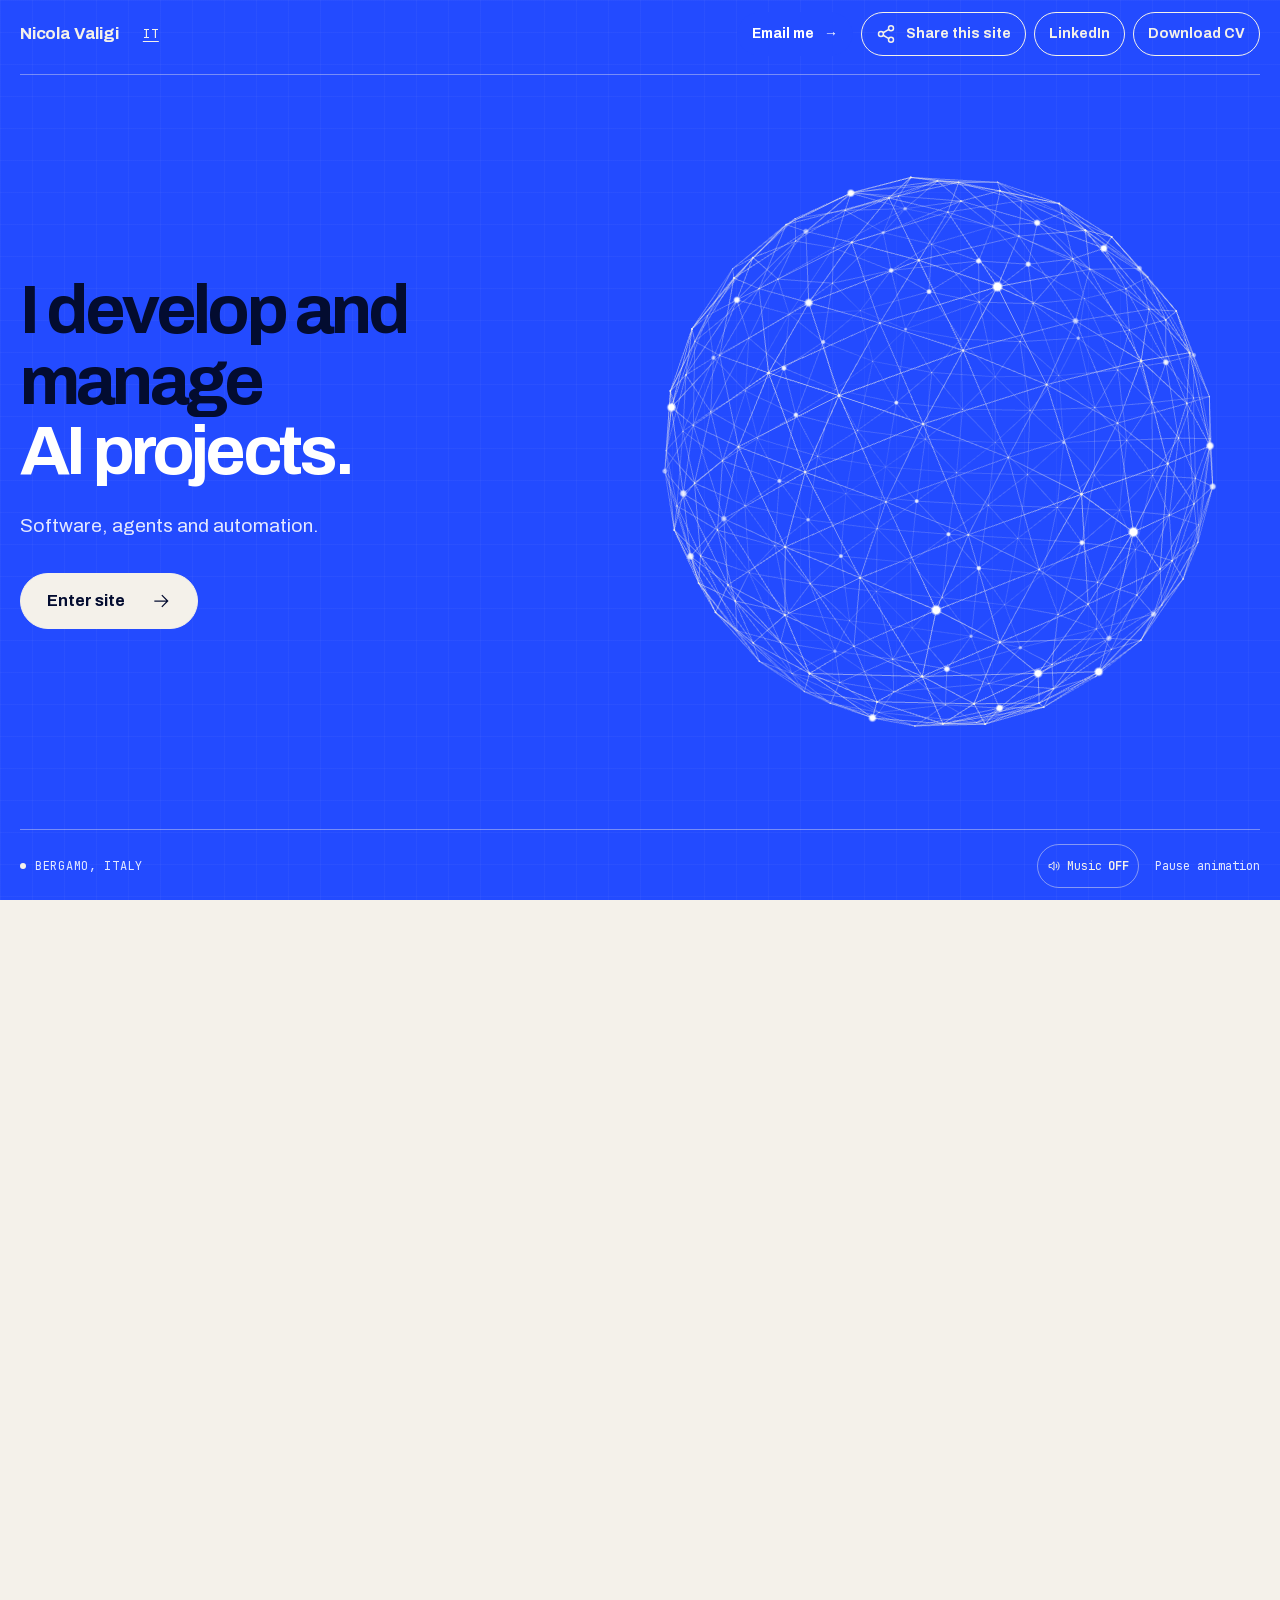
<file: en/index.html>
<!DOCTYPE html>
<html lang="en">
<head>
<meta charset="utf-8">
<meta name="viewport" content="width=device-width, initial-scale=1, viewport-fit=cover">
<title>Nicola Valigi | AI project development and management</title>
<meta name="theme-color" content="#F4F1EA">
<link rel="icon" href="../icona.svg" type="image/svg+xml">
<link rel="preload" href="../fonts/archivo-latin.woff2" as="font" type="font/woff2" crossorigin>
<link rel="stylesheet" href="../fonts.css">
<link rel="stylesheet" href="../stile.css">
<link rel="stylesheet" href="../intro.css">
<script src="../intro-boot.js"></script>
<meta name="description" content="I develop and manage AI projects, from requirements to production. Software, agents and automation that work with your existing tools and data.">
<meta name="robots" content="index,follow,max-image-preview:large">
<meta name="author" content="Nicola Valigi">
<meta name="twitter:card" content="summary_large_image">
<meta name="twitter:title" content="Nicola Valigi | AI project development and management">
<meta name="twitter:description" content="I develop and manage AI projects, from requirements to production. Software, agents and automation that work with your existing tools and data.">
<meta name="twitter:image" content="https://www.nicvaligi.com/og.png">
<meta name="twitter:image:alt" content="Nicola Valigi">
<meta property="og:type" content="website">
<meta property="og:title" content="Nicola Valigi | AI project development and management">
<meta property="og:description" content="I develop and manage AI projects, from requirements to production. Software, agents and automation that work with your existing tools and data.">
<meta property="og:url" content="https://www.nicvaligi.com/en/">
<meta property="og:site_name" content="Nicola Valigi">
<meta property="og:locale" content="en_US">
<meta property="og:locale:alternate" content="it_IT">
<meta property="og:image" content="https://www.nicvaligi.com/og.png">
<meta property="og:image:width" content="1200">
<meta property="og:image:height" content="630">
<meta property="og:image:alt" content="Nicola Valigi">
<link rel="canonical" href="https://www.nicvaligi.com/en/">
<link rel="alternate" hreflang="it" href="https://www.nicvaligi.com/">
<link rel="alternate" hreflang="en" href="https://www.nicvaligi.com/en/">
<link rel="alternate" hreflang="x-default" href="https://www.nicvaligi.com/">
<script type="application/ld+json">{"@context":"https://schema.org","@graph":[{"@type":"Person","@id":"https://www.nicvaligi.com/#nicola","name":"Nicola Valigi","url":"https://www.nicvaligi.com/","image":"https://www.nicvaligi.com/img/nicola-valigi-ritratto.jpg","email":"n.valigi@gmail.com","homeLocation":{"@type":"Place","name":"Bergamo, Italia"},"knowsLanguage":["it","en"],"sameAs":["https://www.linkedin.com/in/nicola-valigi-288418447/","https://github.com/nicolavaligi"],"knowsAbout":["Sviluppo software con AI","Agenti AI","Automazione dei flussi di lavoro","GIS","Fotogrammetria","Infrastrutture"]},{"@type":"WebSite","@id":"https://www.nicvaligi.com/#sito","url":"https://www.nicvaligi.com/","name":"Nicola Valigi","inLanguage":["it","en"],"publisher":{"@id":"https://www.nicvaligi.com/#nicola"}},{"@type":"Service","@id":"https://www.nicvaligi.com/en/#servizio-sentinelle","name":"Public source monitoring","url":"https://www.nicvaligi.com/en/#sentinelle","provider":{"@id":"https://www.nicvaligi.com/#nicola"}},{"@type":"Service","@id":"https://www.nicvaligi.com/en/#servizio-geo","name":"Geo-intelligence and land sourcing","url":"https://www.nicvaligi.com/en/#geo","provider":{"@id":"https://www.nicvaligi.com/#nicola"}},{"@type":"Service","@id":"https://www.nicvaligi.com/en/#servizio-agenti","name":"Platforms and AI agents","url":"https://www.nicvaligi.com/en/#piattaforme","provider":{"@id":"https://www.nicvaligi.com/#nicola"}},{"@type":"Service","@id":"https://www.nicvaligi.com/rilievi-drone.html#servizio","name":"Drone surveys and photogrammetry","url":"https://www.nicvaligi.com/en/drone-surveys.html","provider":{"@id":"https://www.nicvaligi.com/#nicola"}},{"@type":"ItemList","@id":"https://www.nicvaligi.com/en/#servizi","name":"Services","numberOfItems":4,"itemListElement":[{"@type":"ListItem","position":1,"item":{"@id":"https://www.nicvaligi.com/en/#servizio-agenti"}},{"@type":"ListItem","position":2,"item":{"@id":"https://www.nicvaligi.com/en/#servizio-sentinelle"}},{"@type":"ListItem","position":3,"item":{"@id":"https://www.nicvaligi.com/en/#servizio-geo"}},{"@type":"ListItem","position":4,"item":{"@id":"https://www.nicvaligi.com/rilievi-drone.html#servizio"}}]},{"@type":"WebPage","@id":"https://www.nicvaligi.com/en/#pagina","url":"https://www.nicvaligi.com/en/","name":"Nicola Valigi | AI-assisted development, software and automation","description":"I use AI to build software and configure agents and automations for everyday work. Projects and approach by Nicola Valigi, Bergamo.","inLanguage":"en","isPartOf":{"@id":"https://www.nicvaligi.com/#sito"},"about":{"@id":"https://www.nicvaligi.com/#nicola"},"mainEntity":{"@id":"https://www.nicvaligi.com/en/#servizi"}}]}</script>
</head>
<body>
<section class="intro-stage" id="intro" aria-label="Welcome">
  <header class="intro-header testata-azioni">
  <div class="identita-testata"><p class="intro-name">Nicola Valigi</p><a class="lingua-testata" href="/" lang="it" hreflang="it" aria-label="Italiano">IT</a></div>
  <nav class="barra-testata" aria-label="Contact and sharing" data-gruppo-condivisione>
    <a class="bottone intro-contact" href="mailto:n.valigi@gmail.com">Email me <span aria-hidden="true">&rarr;</span></a>
    <button class="bottone chiaro" type="button" data-condividi hidden><svg width="20" height="20" viewBox="0 0 24 24" fill="none" stroke="currentColor" stroke-width="1.75" stroke-linecap="round" stroke-linejoin="round" aria-hidden="true" focusable="false"><circle cx="18" cy="5" r="3"/><circle cx="6" cy="12" r="3"/><circle cx="18" cy="19" r="3"/><path d="m8.6 10.5 6.8-4m-6.8 7 6.8 4"/></svg><span class="etichetta-estesa">Share this site</span><span class="etichetta-breve">Share</span></button>
    <a class="bottone chiaro" href="https://www.linkedin.com/in/nicola-valigi-288418447/" target="_blank" rel="noopener noreferrer">LinkedIn</a>
    <a class="bottone chiaro" href="/nicola-valigi-cv.pdf" download="Nicola-Valigi-CV.pdf" aria-label="Download CV as a PDF in Italian"><span class="etichetta-estesa">Download CV</span><span class="etichetta-breve">CV PDF</span></a>
    <div class="esito-condivisione" role="status" data-esito-condivisione></div>
  </nav>
</header>
  <div class="intro-composition">
    <div class="intro-orbit" aria-hidden="true">
      <svg class="intro-fallback" viewBox="0 0 400 400" fill="none" stroke="currentColor" stroke-width=".65">
        <circle cx="200" cy="200" r="170"/><ellipse cx="200" cy="200" rx="90" ry="170"/><ellipse cx="200" cy="200" rx="145" ry="170"/>
        <ellipse cx="200" cy="200" rx="170" ry="60"/><ellipse cx="200" cy="200" rx="170" ry="120"/><path d="M30 200h340M200 30v340"/>
      </svg>
      <canvas id="sphere"></canvas>
    </div>
    <div class="intro-copy">
      <p class="intro-title">I develop and manage<br><span>AI projects.</span></p>
      <p class="intro-subtitle">Software, agents and automation.</p>
      <a class="intro-enter" href="#contenuto"><span>Enter site</span><svg width="20" height="20" viewBox="0 0 24 24" fill="none" stroke="currentColor" stroke-width="1.5" aria-hidden="true"><path d="M4 12h15M13 5l7 7-7 7"/></svg></a>
    </div>
  </div>
  <footer class="intro-footer">
    <span class="intro-location">BERGAMO, ITALY</span>
    <div class="intro-controls"><button class="intro-music" type="button" aria-label="Lounge music" aria-pressed="false" hidden><svg viewBox="0 0 20 20" width="14" height="14" fill="none" stroke="currentColor" stroke-width="1.4" aria-hidden="true"><path d="M3 8h3l4-4v12l-4-4H3zM13 7a5 5 0 0 1 0 6M15 4a9 9 0 0 1 0 12"/></svg><span>Music</span><span data-music-status aria-hidden="true">OFF</span></button><button class="intro-pause" type="button" aria-pressed="false">Pause animation</button></div>
  </footer>
</section>
<div class="site-shell" id="site-shell">

<a class="salta" href="#contenuto">Skip to content</a>


<header class="contenitore testata testata-azioni">
  <div class="identita-testata"><a class="marchio" href="/en/">Nicola Valigi</a><a class="lingua-testata" href="/" hreflang="it" lang="it" aria-label="Italiano">IT</a></div>
  <nav class="barra-testata" aria-label="Contact and sharing" data-gruppo-condivisione>
    <a class="bottone" href="mailto:n.valigi@gmail.com">Email me <span aria-hidden="true">&rarr;</span></a>
    <button class="bottone chiaro" type="button" data-condividi hidden><svg width="20" height="20" viewBox="0 0 24 24" fill="none" stroke="currentColor" stroke-width="1.75" stroke-linecap="round" stroke-linejoin="round" aria-hidden="true" focusable="false"><circle cx="18" cy="5" r="3"/><circle cx="6" cy="12" r="3"/><circle cx="18" cy="19" r="3"/><path d="m8.6 10.5 6.8-4m-6.8 7 6.8 4"/></svg><span class="etichetta-estesa">Share this site</span><span class="etichetta-breve">Share</span></button>
    <a class="bottone chiaro" href="https://www.linkedin.com/in/nicola-valigi-288418447/" target="_blank" rel="noopener noreferrer">LinkedIn</a>
    <a class="bottone chiaro" href="/nicola-valigi-cv.pdf" download="Nicola-Valigi-CV.pdf" aria-label="Download CV as a PDF in Italian"><span class="etichetta-estesa">Download CV</span><span class="etichetta-breve">CV PDF</span></a>
    <div class="esito-condivisione" role="status" data-esito-condivisione></div>
  </nav>
</header>

<main id="contenuto" tabindex="-1">

<section class="apertura">
  <div class="contenitore apertura-griglia">
    <div>
      <p class="coordinate">NICOLA VALIGI · BERGAMO, ITALY</p>
      <h1><span>I develop and manage</span> <span class="evid">AI projects.</span></h1>
      <p class="sommario">I build software, agents and automation. I take your project from requirements to production and integrate it with the tools and data you already use.</p>
      <div class="azioni">
        <a class="bottone" href="#contatto">Let’s talk about your project <span aria-hidden="true">&rarr;</span></a>
        <a class="collegamento" href="#progetti">Explore the projects</a>
      </div>
    </div>

    <picture><source type="image/webp" srcset="../img/nicola-valigi-ritratto-640.webp 640w, ../img/nicola-valigi-ritratto-1200.webp 1200w, ../img/nicola-valigi-ritratto-1448.webp 1448w" sizes="(min-width: 1000px) 640px, calc(100vw - 40px)"><img class="ritratto" src="../img/nicola-valigi-ritratto.jpg" alt="Nicola Valigi working at his computer" width="1448" height="1086" decoding="async" fetchpriority="high"></picture>
  </div>
</section>

<section class="sezione" id="progetti">
  <div class="contenitore">
    <p class="tav">Sheet 01 · Projects</p>
    <h2>Selected projects</h2>
    <ul class="gambe">
      <li><a href="#piattaforme"><strong>Multi-client software platform</strong><span>One live platform with separate access and features for each client.</span></a></li>
      <li><a href="#sentinelle"><strong>Expropriation monitoring</strong><span>AI agents review public records and produce a verified list of projects and notices, with sources and dates.</span></a></li>
      <li><a href="#geo"><strong>Land analysis for solar projects</strong><span>A 3D map that combines land records, grid data and constraints to assess sites.</span></a></li>
    </ul>

    <section class="gruppo" id="piattaforme" aria-labelledby="piattaforme-t">
      <div class="gruppo-testa">
        <span class="gruppo-lettera" aria-hidden="true">A</span>
        <div><h3 id="piattaforme-t">Software and AI agents</h3><p>Platforms with separate client access and agents that retrieve information from notes, email and documents.</p></div>
      </div>
    <article class="caso">
      <div class="caso-testa">
        <span class="caso-num">01</span>
        <h4>A client platform, in production</h4>
        <span class="caso-settore">Platform · in production</span>
      </div>
      <figure class="schema">
        <figcaption>Demonstration diagram · fictional clients and components</figcaption>
        <div class="schema-griglia">
          <div class="tenant"><p class="tenant-nome">Client A</p><ul><li class="on">Messaging console<span>on</span></li><li class="on">Activity dashboard<span>on</span></li><li class="off">Today's bookings<span>off</span></li></ul></div>
          <div class="tenant"><p class="tenant-nome">Client B</p><ul><li class="on">Messaging console<span>on</span></li><li class="off">Activity dashboard<span>off</span></li><li class="off">Today's bookings<span>off</span></li></ul></div>
          <div class="tenant"><p class="tenant-nome">Client C</p><ul><li class="off">Messaging console<span>off</span></li><li class="on">Activity dashboard<span>on</span></li><li class="on">Today's bookings<span>on</span></li></ul></div>
        </div>
        <ul class="schema-base">
          <li>Separate access for each client</li>
          <li>Test environment</li>
          <li>Production</li>
        </ul>
      </figure>
      <div class="caso-testo">
        <div><h5>The problem</h5><p>Every client needs their own tool, but building and maintaining a separate application for each does not scale.</p></div>
        <div><h5>What I built</h5><p>A single platform with separate access for each client, test and production environments, and components that can be enabled individually for each client.</p></div>
        <div class="risultato"><h5>The result</h5><p>In production, with several active clients. A new component moves from testing to production only after it has been seen working.</p></div>
      </div>
    </article>
    <div class="sotto-blocco">
      <h4>Memory and agents</h4>
      <p class="sotto-intro">Voice notes, email and documents become a searchable memory, with sources.</p>
      <ul class="archivi">
        <li><h5>Collection</h5><p>Voice notes are transcribed, email is read by an agent, and documents are filed where they belong.</p></li>
        <li><h5>Memory</h5><p>Every note has a source, a date and a reliability level. Search by keyword or meaning.</p></li>
        <li><h5>Decisions</h5><p>Decisions stay written and numbered, so a project does not start over or contradict another.</p></li>
      </ul>
    </div>
    </section>

    <section class="gruppo" id="sentinelle" aria-labelledby="sentinelle-t">
      <div class="gruppo-testa">
        <span class="gruppo-lettera" aria-hidden="true">B</span>
        <div><h3 id="sentinelle-t">Public source monitoring</h3><p>Systems that regularly review official notices, tenders and registers, and flag only verified findings.</p></div>
      </div>
    <article class="caso">
      <div class="caso-testa">
        <span class="caso-num">02</span>
        <h4>From published notice to appraisal: the expropriation workflow</h4>
        <span class="caso-settore">Expropriation · weekly cycle</span>
      </div>
      <div class="flusso-griglia">
        <ol class="flusso">
          <li><b>1</b><div><h5>Search</h5><p>Every week, region by region, through seven channels: municipal notice boards, resolutions, local press, operators, tenders, planning amendments and indications of possession.</p></div></li>
          <li><b>2</b><div><h5>Evidence</h5><p>Every finding includes a source URL, an exact excerpt and a hash to verify its integrity. Without evidence, it is rejected.</p></div></li>
          <li><b>3</b><div><h5>Compare</h5><p>Finding the same notice twice is a duplicate. A new notice about the same project is a new finding.</p></div></li>
          <li><b>4</b><div><h5>Deliver</h5><p>A list ready for the professionals handling the cases, recorded only after it has been read back at its destination.</p></div></li>
          <li><b>5</b><div><h5>Appraise <span class="nota-stato">prototype</span></h5><p>Case documents are reviewed against appraisal rules. The output is a proposed assessment, with sources cited for every item.</p></div></li>
          <li><b>6</b><div><h5>Validate</h5><p>A lawyer and a technical professional review the assessment. Only then does it become an appraisal.</p></div></li>
        </ol>
        <figure class="scheda-esempio">
          <figcaption>Finding · demonstration with fictional data</figcaption>
          <dl>
            <div><dt>Project</dt><dd>Provincial road bypass</dd></div>
            <div><dt>Stage</dt><dd>Taking possession / urgent occupation</dd></div>
            <div><dt>Note</dt><dd><span class="evid">Indirect indication; decree not found</span></dd></div>
            <div><dt>Source</dt><dd>Municipal notice board, 6 November 2026</dd></div>
            <div><dt>Evidence</dt><dd>Text excerpt and SHA-256 hash</dd></div>
            <div><dt>Owners</dt><dd>Data not collected</dd></div>
          </dl>
        </figure>
      </div>
      <div class="caso-testo">
        <div><h5>The problem</h5><p>Notices initiating expropriation are scattered across notice boards, resolutions and local press. Tracking them manually, project by project, does not scale.</p></div>
        <div><h5>What I built</h5><p>A workflow where AI agents search and read according to written rules, while professionals make the decisions. Priority goes to taking possession and urgent occupation.</p></div>
        <div class="risultato"><h5>The result</h5><p>Each cycle delivers a verified list of projects and notices, with sources and dates, without owners' personal data.</p></div>
      </div>
    </article>
    <div class="sotto-blocco">
      <h4>The same data, through APIs</h4>
      <p class="sotto-intro">Three datasets I collect, clean and distribute for people who need the data in their own systems.</p>
      <ul class="archivi">
        <li><h5>Land for solar plants</h5><p>Cadastral parcels with distances to grid substations.</p></li>
        <li><h5>Italian public tenders</h5><p>Procurement notices and tenders, including PNRR lots and CIG identifiers.</p></li>
        <li><h5>Remediation of nationally designated sites</h5><p>Environmental proceedings, affected media and volumes at sites requiring remediation.</p></li>
      </ul>
      <p class="azioni">
        <a class="bottone chiaro" href="https://nicolavaligi.github.io/houdinick-data-feeds/" target="_blank" rel="noopener noreferrer">Documentation ↗</a>
        <a class="collegamento" href="https://rapidapi.com/nvaligi/api/houdinick-data-api" target="_blank" rel="noopener noreferrer">RapidAPI catalogue ↗</a>
      </p>
    </div>
    </section>

    <section class="gruppo" id="geo" aria-labelledby="geo-t">
      <div class="gruppo-testa">
        <span class="gruppo-lettera" aria-hidden="true">C</span>
        <div><h3 id="geo-t">Geo-intelligence</h3><p>Cadastre, power grid, constraints and projects on the same map, with an explainable score.</p></div>
      </div>
    <article class="caso" id="terreni">
      <div class="caso-testa">
        <span class="caso-num">03</span>
        <h4>Finding the right land for a plant</h4>
        <span class="caso-settore">Renewables · in production · <a href="https://nicolavaligi.github.io/sunpro/" target="_blank" rel="noopener noreferrer">live demo ↗</a></span>
      </div>
      <figure class="progetto-paesaggio progetto-gis">
        <div class="schermata"><picture><source type="image/webp" srcset="../img/po-valley-sentinel-1280.webp 1280w, ../img/po-valley-sentinel-3840.webp 3840w" sizes="(max-width: 1280px) calc(100vw - 40px), 1240px"><img src="../img/po-valley-sentinel-1280.jpg" srcset="../img/po-valley-sentinel-1280.jpg 1280w, ../img/po-valley-sentinel-3840.jpg 3840w" sizes="(max-width: 1280px) calc(100vw - 40px), 1240px" alt="Satellite image of the Po Valley, showing cultivated land, cities, rivers and the Adriatic coast" width="3840" height="1236" loading="lazy" decoding="async"></picture></div>
        <figcaption><span>Po Valley, Italy · Copernicus Sentinel-2 satellite imagery</span><span>Contains modified Copernicus Sentinel data (2018–19), processed by <a href="https://www.esa.int/media/po-valley-italy-en-228663" target="_blank" rel="noopener noreferrer">ESA</a> · <a href="https://creativecommons.org/licenses/by-sa/3.0/igo/" target="_blank" rel="noopener noreferrer">CC BY-SA 3.0 IGO</a> · resized</span></figcaption>
        <div class="gis-livelli"><p>The data I bring together</p><ul><li>Cadastral parcels</li><li>Power grid</li><li>Planning constraints</li><li>Site assessment</li></ul></div>
      </figure>
      <div class="caso-testo">
        <div><h5>The problem</h5><p>Assessing a site's suitability means combining cadastre, power grid, solar irradiation and constraints. Doing it manually means unwieldy spreadsheets.</p></div>
        <div><h5>What I built</h5><p>A 3D platform that compares sites and gives each a score from 0 to 100, with cadastral mapping and distances to primary substations.</p></div>
        <div class="risultato"><h5>The result</h5><p>Over 21,900 georeferenced parcels and 116 assessed lots, totalling 709.7 hectares.</p></div>
      </div>
    <figure class="mappa">
<svg class="mappa-svg" viewBox="-34 -22 776 576" role="img" aria-labelledby="mappa-titolo mappa-desc" xmlns="http://www.w3.org/2000/svg">
<title id="mappa-titolo">Demonstration cadastral map</title>
<desc id="mappa-desc">A parcel map with a power line, a primary substation, a road and a river. The best parcels for a plant are highlighted in yellow; parcels near the river are excluded by a buffer constraint.</desc>
<defs>
<clipPath id="foglio"><rect x="0" y="0" width="720" height="520"/></clipPath>
<pattern id="tratteggio" width="7" height="7" patternUnits="userSpaceOnUse" patternTransform="rotate(45)"><line x1="0" y1="0" x2="0" y2="7" class="m-hatch"/></pattern>
</defs>
<g clip-path="url(#foglio)">
<rect class="m-carta" x="0" y="0" width="720" height="520"/>
<path class="m-p" d="M-162.1 -31.9 L-88.7 -43.5 L-88.3 -4.1 L-153.2 24.4Z"/>
<path class="m-p" d="M-153.2 24.4 L-88.3 -4.1 L-87.9 31.1 L-148.7 53.0Z"/>
<path class="m-p" d="M-148.7 53.0 L-87.9 31.1 L-87.2 97.5 L-138.7 115.6Z"/>
<path class="m-p" d="M-88.7 -43.5 L-45.7 -50.4 L-33.3 30.6 L-87.9 37.4Z"/>
<path class="m-p" d="M-45.7 -50.4 L12.1 -59.5 L15.2 24.7 L-33.3 30.6Z"/>
<path class="m-p" d="M-87.9 37.4 L-37.1 31.1 L-23.1 74.9 L-87.2 97.5Z"/>
<path class="m-p" d="M-37.1 31.1 L15.2 24.7 L16.6 60.9 L-23.1 74.9Z"/>
<path class="m-p" d="M-138.7 115.6 L-62.5 88.8 L-58.6 146.6 L-127.7 185.3Z"/>
<path class="m-p" d="M-127.7 185.3 L-58.6 146.6 L-52.9 232.5 L-118.0 246.2Z"/>
<path class="m-p" d="M-62.5 88.8 L-16.8 72.7 L-16.5 155.7 L-57.1 170.1Z"/>
<path class="m-p" d="M-16.8 72.7 L16.6 60.9 L19.6 142.8 L-16.5 155.7Z"/>
<path class="m-p" d="M-57.1 170.1 L-15.1 155.2 L-18.3 225.3 L-52.9 232.5Z"/>
<path class="m-p" d="M-15.1 155.2 L19.6 142.8 L22.4 216.7 L-18.3 225.3Z"/>
<path class="m-p" d="M12.1 -59.5 L46.0 -64.9 L57.7 -15.2 L14.0 -9.1Z"/>
<path class="m-p" d="M46.0 -64.9 L81.2 -70.5 L84.6 -18.9 L57.7 -15.2Z"/>
<path class="m-p m-live" d="M14.0 -9.1 L84.6 -18.9 L89.7 59.9 L17.0 72.5Z" data-n="78" data-ha="3.6" data-d="480" data-s="69" data-v="0" data-r="13"/>
<path class="m-p" d="M81.2 -70.5 L125.8 -77.5 L118.6 -11.5 L85.7 -1.4Z"/>
<path class="m-p" d="M125.8 -77.5 L161.1 -83.1 L162.3 -24.8 L118.6 -11.5Z"/>
<path class="m-p" d="M85.7 -1.4 L131.6 -15.4 L136.9 51.8 L89.7 59.9Z"/>
<path class="m-p" d="M131.6 -15.4 L162.3 -24.8 L163.7 47.1 L136.9 51.8Z"/>
<path class="m-p m-live" d="M17.0 72.5 L65.3 64.1 L67.6 87.0 L18.0 97.6Z" data-n="209" data-ha="0.7" data-d="440" data-s="49" data-v="0" data-r="44"/>
<path class="m-p m-live" d="M18.0 97.6 L67.6 87.0 L71.1 123.1 L19.7 143.4Z" data-n="104" data-ha="1.3" data-d="420" data-s="54" data-v="0" data-r="33"/>
<path class="m-p m-live" d="M19.7 143.4 L71.1 123.1 L79.2 204.8 L22.4 216.7Z" data-n="61" data-ha="2.7" data-d="420" data-s="64" data-v="0" data-r="22"/>
<path class="m-p m-live m-top is-sel" d="M65.3 64.1 L163.7 47.1 L165.0 115.5 L71.0 121.8Z" data-n="290" data-ha="3.8" data-d="260" data-s="81" data-v="0" data-r="1"/>
<path class="m-p m-live" d="M71.0 121.8 L111.3 119.1 L115.9 197.1 L79.2 204.8Z" data-n="386" data-ha="2.0" data-d="310" data-s="65" data-v="0" data-r="21"/>
<path class="m-p m-live m-top" d="M111.3 119.1 L165.0 115.5 L166.4 186.5 L115.9 197.1Z" data-n="92" data-ha="2.4" data-d="190" data-s="74" data-v="0" data-r="5"/>
<path class="m-p" d="M161.1 -83.1 L207.1 -90.4 L200.9 -34.0 L162.2 -26.0Z"/>
<path class="m-p" d="M207.1 -90.4 L261.6 -99.0 L257.5 -45.7 L200.9 -34.0Z"/>
<path class="m-p" d="M162.2 -26.0 L257.5 -45.7 L253.6 4.1 L163.0 12.5Z"/>
<path class="m-p m-live" d="M163.0 12.5 L200.9 9.0 L201.1 68.4 L164.1 70.5Z" data-n="71" data-ha="1.4" data-d="230" data-s="64" data-v="0" data-r="23"/>
<path class="m-p m-live" d="M200.9 9.0 L253.6 4.1 L248.9 65.7 L201.1 68.4Z" data-n="282" data-ha="1.9" data-d="230" data-s="68" data-v="0" data-r="16"/>
<path class="m-p" d="M261.6 -99.0 L312.1 -107.0 L311.1 -2.9 L254.6 -8.0Z"/>
<path class="m-p" d="M312.1 -107.0 L364.7 -115.4 L376.3 2.9 L311.1 -2.9Z"/>
<path class="m-p m-live" d="M254.6 -8.0 L308.0 -3.2 L312.1 62.0 L248.9 65.7Z" data-n="369" data-ha="2.5" data-d="300" data-s="69" data-v="0" data-r="14"/>
<path class="m-p m-live" d="M308.0 -3.2 L376.3 2.9 L381.7 58.0 L312.1 62.0Z" data-n="257" data-ha="2.6" data-d="410" data-s="64" data-v="0" data-r="24"/>
<path class="m-p m-live" d="M164.1 70.5 L202.9 68.3 L201.4 133.3 L165.5 139.8Z" data-n="337" data-ha="1.6" data-d="90" data-s="72" data-v="0" data-r="9"/>
<path class="m-p m-live m-top" d="M202.9 68.3 L253.7 65.4 L239.5 126.3 L201.4 133.3Z" data-n="199" data-ha="1.7" data-d="80" data-s="74" data-v="0" data-r="6"/>
<path class="m-p m-live m-top" d="M165.5 139.8 L239.5 126.3 L228.5 173.4 L166.4 186.5Z" data-n="372" data-ha="2.0" data-d="80" data-s="76" data-v="0" data-r="4"/>
<path class="m-p m-live m-top" d="M253.7 65.4 L298.0 62.8 L278.6 162.9 L228.5 173.4Z" data-n="311" data-ha="3.0" data-d="140" data-s="81" data-v="0" data-r="2"/>
<path class="m-p m-live" d="M298.0 62.8 L343.0 60.3 L332.1 151.6 L278.6 162.9Z" data-n="287" data-ha="2.9" data-d="260" data-s="74" data-v="0" data-r="7"/>
<path class="m-p m-live" d="M343.0 60.3 L381.7 58.0 L385.3 94.7 L337.6 105.8Z" data-n="295" data-ha="1.1" data-d="390" data-s="54" data-v="0" data-r="34"/>
<path class="m-p m-live" d="M337.6 105.8 L385.3 94.7 L389.7 139.5 L332.1 151.6Z" data-n="260" data-ha="1.5" data-d="370" data-s="58" data-v="0" data-r="29"/>
<path class="m-p" d="M-118.0 246.2 L-75.9 237.4 L-64.1 322.6 L-105.2 327.3Z"/>
<path class="m-p" d="M-75.9 237.4 L-13.5 224.3 L-13.7 264.1 L-70.1 279.3Z"/>
<path class="m-p" d="M-70.1 279.3 L-13.7 264.1 L-14.0 316.8 L-64.1 322.6Z"/>
<path class="m-p m-live" d="M-13.5 224.3 L70.9 206.5 L72.6 246.6 L-13.7 262.2Z" data-n="165" data-ha="2.1" data-d="530" data-s="54" data-v="0" data-r="35"/>
<path class="m-p m-live" d="M-13.7 262.2 L72.6 246.6 L75.2 306.5 L-14.0 316.8Z" data-n="321" data-ha="3.1" data-d="600" data-s="59" data-v="0" data-r="26"/>
<path class="m-p m-live" d="M70.9 206.5 L123.1 195.6 L127.1 251.9 L72.8 250.4Z" data-n="284" data-ha="1.7" data-d="380" data-s="59" data-v="0" data-r="27"/>
<path class="m-p m-live" d="M72.8 250.4 L127.1 251.9 L130.6 300.2 L75.2 306.5Z" data-n="248" data-ha="1.8" data-d="460" data-s="55" data-v="0" data-r="31"/>
<path class="m-p" d="M-105.2 327.3 L-35.5 319.3 L-17.2 403.7 L-94.7 393.5Z"/>
<path class="m-p" d="M-35.5 319.3 L26.5 312.1 L40.9 411.4 L-17.2 403.7Z"/>
<path class="m-p" d="M-94.7 393.5 L-35.9 401.3 L-18.3 469.7 L-83.3 465.3Z"/>
<path class="m-p" d="M-35.9 401.3 L40.9 411.4 L50.0 474.4 L-18.3 469.7Z"/>
<path class="m-p m-live" d="M26.5 312.1 L78.6 306.1 L74.9 382.5 L38.1 392.3Z" data-n="108" data-ha="2.2" data-d="680" data-s="48" data-v="0" data-r="45"/>
<path class="m-p m-live" d="M78.6 306.1 L130.6 300.2 L135.3 366.5 L74.9 382.5Z" data-n="362" data-ha="2.5" data-d="590" data-s="55" data-v="0" data-r="32"/>
<path class="m-p m-live" d="M38.1 392.3 L135.3 366.5 L140.1 433.5 L45.7 444.6Z" data-n="141" data-ha="3.6" data-d="770" data-s="54" data-v="0" data-r="36"/>
<path class="m-p m-live" d="M45.7 444.6 L140.1 433.5 L143.5 480.9 L50.0 474.4Z" data-n="341" data-ha="2.3" data-d="880" data-s="38" data-v="0" data-r="55"/>
<path class="m-p" d="M-83.3 465.3 L-25.1 469.3 L-16.1 533.6 L-70.1 548.9Z"/>
<path class="m-p" d="M-70.1 548.9 L-16.1 533.6 L-8.3 588.4 L-62.4 597.6Z"/>
<path class="m-p" d="M-25.1 469.3 L46.0 474.2 L49.7 578.6 L-8.3 588.4Z"/>
<path class="m-p" d="M-62.4 597.6 L-15.1 589.6 L-13.7 693.8 L-46.3 699.0Z"/>
<path class="m-p" d="M-15.1 589.6 L49.7 578.6 L51.5 630.2 L-14.5 634.1Z"/>
<path class="m-p" d="M-14.5 634.1 L51.5 630.2 L53.3 683.2 L-13.7 693.8Z"/>
<path class="m-p" d="M46.0 474.2 L81.2 476.6 L92.5 521.6 L47.8 526.3Z"/>
<path class="m-p" d="M81.2 476.6 L143.5 480.9 L146.0 515.8 L92.5 521.6Z"/>
<path class="m-p" d="M47.8 526.3 L85.6 522.3 L94.5 596.6 L50.6 606.6Z"/>
<path class="m-p" d="M85.6 522.3 L146.0 515.8 L150.8 583.7 L94.5 596.6Z"/>
<path class="m-p" d="M50.6 606.6 L106.4 593.8 L109.9 674.2 L53.3 683.2Z"/>
<path class="m-p" d="M106.4 593.8 L150.8 583.7 L156.8 666.8 L109.9 674.2Z"/>
<path class="m-p m-live" d="M123.1 195.6 L203.0 178.8 L200.6 240.2 L126.6 244.7Z" data-n="44" data-ha="2.7" data-d="250" data-s="73" data-v="0" data-r="8"/>
<path class="m-p m-live" d="M203.0 178.8 L250.7 168.8 L255.8 236.8 L200.6 240.2Z" data-n="279" data-ha="2.1" data-d="200" data-s="71" data-v="0" data-r="10"/>
<path class="m-p m-live" d="M126.6 244.7 L189.8 240.8 L191.4 316.3 L132.4 325.4Z" data-n="128" data-ha="3.0" data-d="410" data-s="67" data-v="0" data-r="17"/>
<path class="m-p m-live" d="M189.8 240.8 L255.8 236.8 L261.0 305.5 L191.4 316.3Z" data-n="160" data-ha="3.1" data-d="370" data-s="70" data-v="0" data-r="11"/>
<path class="m-p m-live" d="M250.7 168.8 L295.5 159.3 L303.9 201.3 L255.3 229.6Z" data-n="184" data-ha="1.6" data-d="220" data-s="66" data-v="0" data-r="19"/>
<path class="m-p m-live" d="M255.3 229.6 L303.9 201.3 L322.8 296.0 L261.0 305.5Z" data-n="310" data-ha="3.1" data-d="370" data-s="70" data-v="0" data-r="12"/>
<path class="m-p m-live m-top" d="M295.5 159.3 L389.7 139.5 L398.2 225.6 L308.3 223.2Z" data-n="345" data-ha="4.4" data-d="370" data-s="80" data-v="0" data-r="3"/>
<path class="m-p m-live" d="M308.3 223.2 L398.2 225.6 L403.9 283.5 L322.8 296.0Z" data-n="147" data-ha="3.5" data-d="490" data-s="67" data-v="0" data-r="18"/>
<path class="m-p m-live" d="M132.4 325.4 L175.8 318.7 L184.5 389.5 L137.9 402.9Z" data-n="116" data-ha="2.1" data-d="590" data-s="52" data-v="0" data-r="40"/>
<path class="m-p m-live" d="M175.8 318.7 L221.9 311.5 L236.5 374.5 L184.5 389.5Z" data-n="134" data-ha="2.1" data-d="550" data-s="54" data-v="0" data-r="37"/>
<path class="m-p m-live" d="M137.9 402.9 L196.4 386.1 L194.8 461.3 L142.8 470.5Z" data-n="358" data-ha="2.5" data-d="760" data-s="46" data-v="0" data-r="49"/>
<path class="m-p m-live" d="M196.4 386.1 L236.5 374.5 L254.3 450.8 L194.8 461.3Z" data-n="52" data-ha="2.4" data-d="730" data-s="47" data-v="0" data-r="47"/>
<path class="m-p m-live" d="M221.9 311.5 L300.7 299.4 L319.2 375.1 L238.2 381.8Z" data-n="293" data-ha="3.7" data-d="550" data-s="66" data-v="0" data-r="20"/>
<path class="m-p m-live" d="M238.2 381.8 L319.2 375.1 L334.2 436.7 L254.3 450.8Z" data-n="327" data-ha="3.4" data-d="730" data-s="54" data-v="0" data-r="38"/>
<path class="m-p m-live" d="M300.7 299.4 L403.9 283.5 L412.2 368.0 L318.1 370.7Z" data-n="371" data-ha="4.9" data-d="620" data-s="69" data-v="0" data-r="15"/>
<path class="m-p m-live" d="M318.1 370.7 L412.2 368.0 L417.5 422.0 L334.2 436.7Z" data-n="259" data-ha="3.4" data-d="790" data-s="51" data-v="0" data-r="43"/>
<path class="m-p" d="M142.8 470.5 L180.1 463.9 L197.7 542.1 L148.3 548.5Z"/>
<path class="m-p" d="M180.1 463.9 L220.7 456.7 L233.0 537.6 L197.7 542.1Z"/>
<path class="m-p m-live" d="M220.7 456.7 L265.2 448.9 L270.5 532.7 L233.0 537.6Z" data-n="155" data-ha="2.1" data-d="920" data-s="35" data-v="0" data-r="60"/>
<path class="m-p m-live" d="M265.2 448.9 L326.8 438.0 L317.9 526.6 L270.5 532.7Z" data-n="346" data-ha="2.9" data-d="920" data-s="41" data-v="0" data-r="51"/>
<path class="m-p" d="M148.3 548.5 L218.7 539.4 L217.8 598.9 L152.9 612.2Z"/>
<path class="m-p" d="M152.9 612.2 L217.8 598.9 L216.8 657.3 L156.8 666.8Z"/>
<path class="m-p" d="M218.7 539.4 L317.9 526.6 L312.6 579.4 L217.9 592.7Z"/>
<path class="m-p" d="M217.9 592.7 L312.6 579.4 L306.2 643.1 L216.8 657.3Z"/>
<path class="m-p m-live" d="M326.8 438.0 L373.9 429.7 L360.4 517.6 L317.7 528.7Z" data-n="397" data-ha="2.4" data-d="940" data-s="37" data-v="0" data-r="57"/>
<path class="m-p m-live" d="M373.9 429.7 L417.5 422.0 L421.6 463.6 L366.3 478.8Z" data-n="251" data-ha="1.4" data-d="920" data-s="29" data-v="0" data-r="62"/>
<path class="m-p m-live" d="M366.3 478.8 L421.6 463.6 L425.2 500.6 L360.4 517.6Z" data-n="380" data-ha="1.4" data-d="1010" data-s="25" data-v="0" data-r="68"/>
<path class="m-p" d="M317.7 528.7 L370.6 514.9 L380.2 590.7 L311.8 588.0Z"/>
<path class="m-p" d="M311.8 588.0 L380.2 590.7 L385.3 630.6 L306.2 643.1Z"/>
<path class="m-p" d="M370.6 514.9 L425.2 500.6 L431.0 559.9 L376.4 560.2Z"/>
<path class="m-p" d="M376.4 560.2 L431.0 559.9 L437.2 622.4 L385.3 630.6Z"/>
<path class="m-p" d="M364.7 -115.4 L448.3 -128.6 L448.7 -87.4 L368.9 -72.8Z"/>
<path class="m-p" d="M368.9 -72.8 L448.7 -87.4 L449.1 -33.3 L373.3 -27.8Z"/>
<path class="m-p" d="M448.3 -128.6 L513.6 -138.9 L516.5 -38.1 L449.1 -33.3Z"/>
<path class="m-p" d="M373.3 -27.8 L471.7 -34.9 L465.5 18.6 L379.0 30.6Z"/>
<path class="m-p m-live" d="M379.0 30.6 L465.5 18.6 L461.0 56.9 L382.8 68.7Z" data-n="264" data-ha="2.0" data-d="570" data-s="52" data-v="0" data-r="41"/>
<path class="m-p" d="M471.7 -34.9 L516.5 -38.1 L519.0 48.1 L461.0 56.9Z"/>
<path class="m-p" d="M513.6 -138.9 L549.2 -144.6 L565.2 -75.8 L515.9 -58.9Z"/>
<path class="m-p" d="M549.2 -144.6 L614.8 -155.0 L623.6 -95.9 L565.2 -75.8Z"/>
<path class="m-p" d="M515.9 -58.9 L579.3 -80.7 L578.1 -23.8 L517.1 -19.0Z"/>
<path class="m-p" d="M517.1 -19.0 L578.1 -23.8 L576.7 39.3 L519.0 48.1Z"/>
<path class="m-p" d="M579.3 -80.7 L623.6 -95.9 L631.4 -43.4 L578.0 -19.9Z"/>
<path class="m-p" d="M578.0 -19.9 L631.4 -43.4 L642.3 29.4 L576.7 39.3Z"/>
<path class="m-p m-live" d="M382.8 68.7 L448.1 58.8 L450.3 128.3 L390.1 143.6Z" data-n="124" data-ha="2.9" data-d="520" data-s="61" data-v="0" data-r="25"/>
<path class="m-p m-live" d="M390.1 143.6 L450.3 128.3 L452.2 189.5 L396.2 205.0Z" data-n="132" data-ha="2.3" data-d="530" data-s="56" data-v="0" data-r="30"/>
<path class="m-p m-live" d="M448.1 58.8 L525.0 47.2 L535.3 94.8 L450.3 128.3Z" data-n="390" data-ha="3.0" data-d="700" data-s="53" data-v="0" data-r="39"/>
<path class="m-p m-live" d="M450.3 128.3 L535.3 94.8 L549.9 162.5 L452.2 189.5Z" data-n="217" data-ha="3.8" data-d="710" data-s="59" data-v="0" data-r="28"/>
<path class="m-p m-live" d="M396.2 205.0 L452.3 189.5 L444.6 267.8 L402.8 272.6Z" data-n="322" data-ha="2.2" data-d="590" data-s="52" data-v="0" data-r="42"/>
<path class="m-p m-live" d="M452.3 189.5 L496.3 177.3 L492.9 262.3 L444.6 267.8Z" data-n="204" data-ha="2.3" data-d="690" data-s="48" data-v="0" data-r="46"/>
<path class="m-p m-live" d="M496.3 177.3 L549.9 162.5 L561.4 215.9 L494.3 226.5Z" data-n="129" data-ha="2.0" data-d="800" data-s="40" data-v="0" data-r="53"/>
<path class="m-p m-live" d="M494.3 226.5 L561.4 215.9 L569.5 253.5 L492.9 262.3Z" data-n="265" data-ha="1.7" data-d="840" data-s="36" data-v="0" data-r="59"/>
<path class="m-p m-live m-vinc" d="M525.0 47.2 L589.0 37.5 L597.7 137.5 L544.2 136.3Z" fill="url(#tratteggio)" data-n="130" data-ha="3.5" data-d="890" data-s="47" data-v="1" data-r="0"/>
<path class="m-p m-live" d="M589.0 37.5 L642.3 29.4 L658.6 138.9 L597.7 137.5Z" data-n="51" data-ha="3.8" data-d="1030" data-s="42" data-v="0" data-r="50"/>
<path class="m-p m-live m-vinc" d="M544.2 136.3 L582.0 137.2 L606.4 189.0 L556.7 193.9Z" fill="url(#tratteggio)" data-n="317" data-ha="1.5" data-d="910" data-s="31" data-v="1" data-r="0"/>
<path class="m-p m-live" d="M582.0 137.2 L658.6 138.9 L665.2 183.2 L606.4 189.0Z" data-n="93" data-ha="2.1" data-d="1040" data-s="28" data-v="0" data-r="65"/>
<path class="m-p m-live m-vinc" d="M556.7 193.9 L606.9 189.0 L604.2 249.6 L569.5 253.5Z" fill="url(#tratteggio)" data-n="167" data-ha="1.6" data-d="960" data-s="29" data-v="1" data-r="0"/>
<path class="m-p m-live" d="M606.9 189.0 L665.2 183.2 L673.9 241.6 L604.2 249.6Z" data-n="352" data-ha="2.4" data-d="1090" data-s="29" data-v="0" data-r="63"/>
<path class="m-p" d="M614.8 -155.0 L661.5 -162.4 L669.6 -98.5 L622.7 -102.0Z"/>
<path class="m-p" d="M661.5 -162.4 L697.8 -168.1 L703.4 -96.0 L669.6 -98.5Z"/>
<path class="m-p" d="M622.7 -102.0 L703.4 -96.0 L706.8 -52.8 L629.0 -59.6Z"/>
<path class="m-p" d="M697.8 -168.1 L766.3 -179.0 L774.5 -127.7 L701.3 -123.4Z"/>
<path class="m-p" d="M701.3 -123.4 L739.6 -125.7 L748.2 -49.2 L706.8 -52.8Z"/>
<path class="m-p" d="M739.6 -125.7 L774.5 -127.7 L787.4 -45.8 L748.2 -49.2Z"/>
<path class="m-p" d="M629.0 -59.6 L707.5 -52.8 L708.4 -8.6 L636.1 -12.0Z"/>
<path class="m-p" d="M636.1 -12.0 L708.4 -8.6 L708.9 15.9 L640.9 20.0Z"/>
<path class="m-p m-live" d="M640.9 20.0 L708.9 15.9 L710.0 69.8 L646.3 56.8Z" data-n="172" data-ha="1.9" data-d="1180" data-s="20" data-v="0" data-r="73"/>
<path class="m-p" d="M707.5 -52.8 L787.4 -45.8 L794.6 -0.6 L708.6 -0.8Z"/>
<path class="m-p" d="M708.6 -0.8 L761.9 -0.7 L757.5 79.4 L710.0 69.8Z"/>
<path class="m-p" d="M761.9 -0.7 L794.6 -0.6 L808.9 89.9 L757.5 79.4Z"/>
<path class="m-p m-live" d="M646.3 56.8 L709.1 69.6 L719.7 108.3 L653.7 106.1Z" data-n="329" data-ha="1.7" data-d="1180" data-s="19" data-v="0" data-r="74"/>
<path class="m-p m-live" d="M653.7 106.1 L690.0 107.3 L695.2 168.0 L662.4 164.8Z" data-n="186" data-ha="1.3" data-d="1160" data-s="17" data-v="0" data-r="75"/>
<path class="m-p" d="M690.0 107.3 L719.7 108.3 L737.2 172.1 L695.2 168.0Z"/>
<path class="m-p" d="M662.4 164.8 L737.2 172.1 L753.8 232.5 L673.9 241.6Z"/>
<path class="m-p" d="M709.1 69.6 L808.9 89.9 L821.8 171.0 L733.6 158.9Z"/>
<path class="m-p" d="M733.6 158.9 L821.8 171.0 L830.1 223.7 L753.8 232.5Z"/>
<path class="m-p m-live" d="M402.8 272.6 L446.4 267.6 L463.9 345.8 L409.8 344.2Z" data-n="272" data-ha="2.3" data-d="710" data-s="47" data-v="0" data-r="48"/>
<path class="m-p m-live" d="M446.4 267.6 L490.8 262.5 L507.4 320.9 L456.4 312.3Z" data-n="213" data-ha="1.5" data-d="770" data-s="38" data-v="0" data-r="56"/>
<path class="m-p m-live" d="M456.4 312.3 L507.4 320.9 L514.9 347.4 L463.9 345.8Z" data-n="361" data-ha="0.9" data-d="850" data-s="29" data-v="0" data-r="64"/>
<path class="m-p m-live" d="M409.8 344.2 L458.7 345.7 L471.8 391.0 L416.3 409.9Z" data-n="274" data-ha="1.9" data-d="830" data-s="37" data-v="0" data-r="58"/>
<path class="m-p m-live" d="M416.3 409.9 L471.8 391.0 L486.0 440.5 L421.2 459.3Z" data-n="263" data-ha="2.0" data-d="950" data-s="32" data-v="0" data-r="61"/>
<path class="m-p m-live" d="M458.7 345.7 L514.9 347.4 L537.3 425.6 L486.0 440.5Z" data-n="377" data-ha="3.0" data-d="970" data-s="39" data-v="0" data-r="54"/>
<path class="m-p m-live" d="M490.8 262.5 L555.8 255.1 L566.6 318.7 L512.3 337.9Z" data-n="74" data-ha="2.7" data-d="900" data-s="41" data-v="0" data-r="52"/>
<path class="m-p m-live m-vinc" d="M555.8 255.1 L607.5 249.2 L620.2 299.7 L566.6 318.7Z" fill="url(#tratteggio)" data-n="396" data-ha="2.0" data-d="1010" data-s="29" data-v="1" data-r="0"/>
<path class="m-p m-live" d="M512.3 337.9 L572.3 316.6 L577.7 359.0 L523.0 375.7Z" data-n="360" data-ha="1.5" data-d="1000" data-s="27" data-v="0" data-r="66"/>
<path class="m-p m-live" d="M523.0 375.7 L577.7 359.0 L584.5 412.0 L537.3 425.6Z" data-n="43" data-ha="1.7" data-d="1080" data-s="24" data-v="0" data-r="70"/>
<path class="m-p m-live m-vinc" d="M572.3 316.6 L620.2 299.7 L628.2 331.5 L577.5 357.6Z" fill="url(#tratteggio)" data-n="103" data-ha="1.2" data-d="1090" data-s="20" data-v="1" data-r="0"/>
<path class="m-p m-live m-vinc" d="M577.5 357.6 L628.2 331.5 L644.2 394.7 L584.5 412.0Z" fill="url(#tratteggio)" data-n="368" data-ha="2.2" data-d="1170" data-s="23" data-v="1" data-r="0"/>
<path class="m-p m-live" d="M421.2 459.3 L485.0 440.8 L486.1 486.1 L424.5 493.0Z" data-n="379" data-ha="1.6" data-d="1050" data-s="25" data-v="0" data-r="69"/>
<path class="m-p" d="M424.5 493.0 L486.1 486.1 L487.6 545.0 L431.5 564.5Z"/>
<path class="m-p m-live" d="M485.0 440.8 L541.0 424.6 L549.3 462.7 L486.2 491.3Z" data-n="308" data-ha="1.7" data-d="1110" data-s="22" data-v="0" data-r="71"/>
<path class="m-p" d="M486.2 491.3 L549.3 462.7 L561.6 519.3 L487.6 545.0Z"/>
<path class="m-p" d="M431.5 564.5 L460.0 554.6 L469.5 617.3 L437.2 622.4Z"/>
<path class="m-p" d="M460.0 554.6 L490.3 544.1 L517.7 609.6 L469.5 617.3Z"/>
<path class="m-p" d="M490.3 544.1 L561.6 519.3 L571.7 566.1 L508.9 588.5Z"/>
<path class="m-p" d="M508.9 588.5 L571.7 566.1 L579.1 599.9 L517.7 609.6Z"/>
<path class="m-p m-live m-vinc" d="M541.0 424.6 L592.4 409.7 L621.2 487.2 L556.3 495.2Z" fill="url(#tratteggio)" data-n="101" data-ha="2.9" data-d="1230" data-s="25" data-v="1" data-r="0"/>
<path class="m-p m-live m-vinc" d="M592.4 409.7 L644.2 394.7 L666.2 481.8 L621.2 487.2Z" fill="url(#tratteggio)" data-n="315" data-ha="2.7" data-d="1310" data-s="20" data-v="1" data-r="0"/>
<path class="m-p" d="M556.3 495.2 L616.7 487.8 L622.8 559.4 L569.2 554.7Z"/>
<path class="m-p" d="M569.2 554.7 L622.8 559.4 L625.6 592.5 L579.1 599.9Z"/>
<path class="m-p" d="M616.7 487.8 L666.2 481.8 L681.6 542.9 L621.2 540.3Z"/>
<path class="m-p" d="M621.2 540.3 L681.6 542.9 L691.5 582.1 L625.6 592.5Z"/>
<path class="m-p m-live m-vinc" d="M607.5 249.2 L669.7 242.1 L674.4 323.1 L626.6 325.0Z" fill="url(#tratteggio)" data-n="297" data-ha="2.7" data-d="1150" data-s="28" data-v="1" data-r="0"/>
<path class="m-p m-live" d="M669.7 242.1 L715.3 236.9 L715.8 284.2 L672.7 295.3Z" data-n="318" data-ha="1.4" data-d="1250" data-s="13" data-v="0" data-r="76"/>
<path class="m-p" d="M672.7 295.3 L715.8 284.2 L716.1 321.4 L674.4 323.1Z"/>
<path class="m-p m-live" d="M626.6 325.0 L716.1 321.4 L716.5 364.9 L642.7 388.8Z" data-n="57" data-ha="2.8" data-d="1280" data-s="22" data-v="0" data-r="72"/>
<path class="m-p" d="M715.3 236.9 L763.5 231.4 L769.7 279.7 L715.7 277.9Z"/>
<path class="m-p" d="M715.7 277.9 L769.7 279.7 L778.1 345.1 L716.5 364.9Z"/>
<path class="m-p" d="M763.5 231.4 L785.2 228.9 L800.7 289.3 L772.3 300.2Z"/>
<path class="m-p" d="M785.2 228.9 L830.1 223.7 L838.2 274.9 L800.7 289.3Z"/>
<path class="m-p" d="M772.3 300.2 L803.2 288.3 L812.6 333.9 L778.1 345.1Z"/>
<path class="m-p" d="M803.2 288.3 L838.2 274.9 L845.9 323.2 L812.6 333.9Z"/>
<path class="m-p m-live" d="M642.7 388.8 L735.7 358.7 L734.1 432.0 L657.5 447.2Z" data-n="115" data-ha="3.6" data-d="1390" data-s="27" data-v="0" data-r="67"/>
<path class="m-p" d="M657.5 447.2 L734.1 432.0 L733.3 466.5 L667.7 487.6Z"/>
<path class="m-p" d="M735.7 358.7 L808.6 335.2 L810.0 382.0 L734.8 397.5Z"/>
<path class="m-p" d="M734.8 397.5 L810.0 382.0 L811.8 441.3 L733.3 466.5Z"/>
<path class="m-p" d="M808.6 335.2 L845.9 323.2 L856.3 389.3 L810.5 400.3Z"/>
<path class="m-p" d="M810.5 400.3 L856.3 389.3 L862.0 425.2 L811.8 441.3Z"/>
<path class="m-p" d="M667.7 487.6 L756.2 459.2 L765.8 503.8 L677.5 526.4Z"/>
<path class="m-p" d="M677.5 526.4 L712.3 517.5 L727.6 576.4 L691.5 582.1Z"/>
<path class="m-p" d="M712.3 517.5 L765.8 503.8 L779.5 568.2 L727.6 576.4Z"/>
<path class="m-p" d="M756.2 459.2 L862.0 425.2 L870.2 476.8 L764.2 496.4Z"/>
<path class="m-p" d="M764.2 496.4 L825.6 485.0 L848.6 557.2 L779.5 568.2Z"/>
<path class="m-p" d="M825.6 485.0 L870.2 476.8 L882.1 551.9 L848.6 557.2Z"/>
<path class="m-fascia" d="M610 -20 C520 150 700 300 560 540"/>
<path class="m-fiume" d="M610 -20 C520 150 700 300 560 540"/>
<path class="m-strada-b" d="M-20 372 C150 352 300 404 452 366 S640 300 760 318"/><path class="m-strada" d="M-20 372 C150 352 300 404 452 366 S640 300 760 318"/>
<path class="m-strada-b m-sec" d="M318 388 C330 300 300 180 338 -20"/><path class="m-strada m-sec" d="M318 388 C330 300 300 180 338 -20"/>
<path class="m-evid" id="m-evid" d="M65.3 64.1 L163.7 47.1 L165.0 115.5 L71.0 121.8Z"/>
<polyline class="m-linea" points="-20,214 96,176 212,128 330,70 452,36 560,-20"/>
<rect class="m-palo" x="92.5" y="172.5" width="7" height="7"/>
<rect class="m-palo" x="326.5" y="66.5" width="7" height="7"/>
<rect class="m-palo" x="448.5" y="32.5" width="7" height="7"/>
<g class="m-cabina"><rect x="201" y="117" width="22" height="22"/><path d="M201 117L223 139M223 117L201 139"/></g>
<text class="m-etichetta m-etichetta-rete" x="230" y="116">PRIMARY SUBSTATION</text>
<text class="m-etichetta m-etichetta-acqua" x="596" y="236" transform="rotate(58 596 236)">RIVER</text>
<text class="m-num" x="51" y="29">78</text>
<text class="m-num" x="48" y="175">61</text>
<text class="m-num" x="116" y="90">290</text>
<text class="m-num" x="140" y="158">92</text>
<text class="m-num" x="281" y="32">369</text>
<text class="m-num" x="345" y="33">257</text>
<text class="m-num" x="265" y="119">311</text>
<text class="m-num" x="313" y="112">287</text>
<text class="m-num" x="30" y="286">321</text>
<text class="m-num" x="105" y="342">362</text>
<text class="m-num" x="90" y="412">141</text>
<text class="m-num" x="95" y="461">341</text>
<text class="m-num" x="163" y="218">44</text>
<text class="m-num" x="160" y="285">128</text>
<text class="m-num" x="224" y="278">160</text>
<text class="m-num" x="286" y="261">310</text>
<text class="m-num" x="348" y="190">345</text>
<text class="m-num" x="358" y="260">147</text>
<text class="m-num" x="168" y="433">358</text>
<text class="m-num" x="221" y="421">52</text>
<text class="m-num" x="270" y="345">293</text>
<text class="m-num" x="286" y="414">327</text>
<text class="m-num" x="359" y="333">371</text>
<text class="m-num" x="370" y="402">259</text>
<text class="m-num" x="295" y="490">346</text>
<text class="m-num" x="345" y="481">397</text>
<text class="m-num" x="418" y="103">124</text>
<text class="m-num" x="422" y="170">132</text>
<text class="m-num" x="490" y="85">390</text>
<text class="m-num" x="497" y="147">217</text>
<text class="m-num" x="424" y="237">322</text>
<text class="m-num" x="472" y="227">204</text>
<text class="m-num" x="622" y="89">51</text>
<text class="m-num" x="638" y="219">352</text>
<text class="m-num" x="431" y="311">272</text>
<text class="m-num" x="499" y="393">377</text>
<text class="m-num" x="531" y="297">74</text>
<text class="m-num" x="631" y="446">315</text>
<text class="m-num" x="645" y="288">297</text>
<text class="m-num" x="675" y="353">57</text>
<text class="m-num" x="692" y="410">115</text>
</g>
<rect class="m-cornice" x="0" y="0" width="720" height="520"/>
<path class="m-tacca" d="M120.0 -6V0M120.0 520V526"/>
<path class="m-tacca" d="M240.0 -6V0M240.0 520V526"/>
<path class="m-tacca" d="M360.0 -6V0M360.0 520V526"/>
<path class="m-tacca" d="M480.0 -6V0M480.0 520V526"/>
<path class="m-tacca" d="M600.0 -6V0M600.0 520V526"/>
<path class="m-tacca" d="M-6 130.0H0M720 130.0H726"/>
<path class="m-tacca" d="M-6 260.0H0M720 260.0H726"/>
<path class="m-tacca" d="M-6 390.0H0M720 390.0H726"/>
<text class="m-coord" x="0" y="-9">9.6773° E</text>
<text class="m-coord" x="720" y="-9" text-anchor="end">SHEET 12 · SCALE 1:5,000</text>
<text class="m-coord" x="-12" y="520" transform="rotate(-90 -12 520)">45.6983° N</text>
<g class="m-scala"><path d="M488 540h200M488 536v8M588 536v8M688 536v8"/><text x="488" y="532">0</text><text x="588" y="532" text-anchor="middle">250</text><text x="688" y="532" text-anchor="end">500 m</text></g>
<g class="m-nord" transform="translate(686 40)"><circle r="17"/><path d="M0 -12L5 8L0 4L-5 8Z"/><text y="-21" text-anchor="middle">N</text></g>
</svg>
      <dl class="cartiglio" aria-live="polite">
        <div><dt>Parcel</dt><dd data-campo="numero">290</dd></div>
        <div><dt>Area</dt><dd data-campo="superficie">3.8 ha</dd></div>
        <div><dt>From substation</dt><dd data-campo="distanza">260 m</dd></div>
        <div class="punteggio"><dt>Score</dt><dd data-campo="punteggio">81 / 100</dd></div>
        <div class="stato">
          <span data-campo="stato">1 of 76 eligible parcels.</span>
          <button type="button" data-successiva hidden>Next <span aria-hidden="true">&rarr;</span></button>
        </div>
      </dl>
      <figcaption class="didascalia">Demonstration map with synthetic data: it does not represent a real area. Yellow marks the best parcels by grid distance and area; hatching marks excluded parcels. Tap a parcel to see its details.</figcaption>
    </figure>
    </article>

    <article class="caso">
      <div class="caso-testa">
        <span class="caso-num">04</span>
        <h4>Knowing who remains exposed to motorway noise</h4>
        <span class="caso-settore">Major infrastructure · detailed design data</span>
      </div>
      <figure>
        <div class="schermata">
          <picture>
            <source type="image/webp" srcset="../img/preview-pedemontana-ricettori-acustici-720.webp 720w, ../img/preview-pedemontana-ricettori-acustici-1200.webp 1200w, ../img/preview-pedemontana-ricettori-acustici.webp 2000w" sizes="(max-width: 1280px) calc(100vw - 40px), 1240px">
            <img src="../img/preview-pedemontana-ricettori-acustici-1200.jpg" alt="Mapping console with the planned Pedemontana Lombarda motorway route, an interchange and receptor counts" width="2000" height="799" loading="lazy" decoding="async">
          </picture>
        </div>
        <figcaption class="didascalia">GIS console for the noise receptor survey along sections B2 and C of the Pedemontana Lombarda motorway.</figcaption>
      </figure>
      <div class="caso-testo">
        <div><h5>The problem</h5><p>Along sections B2 and C, the task was to identify buildings still exceeding noise limits even with barriers in place.</p></div>
        <div><h5>What I built</h5><p>A 3D mapping console with every receptor at its documented location, the proposed route, interchanges and buildings.</p></div>
        <div class="risultato"><h5>The result</h5><p>6,910 receptors surveyed, with 39 still exceeding limits after noise barriers.</p></div>
      </div>
    </article>
    </section>

    <div class="altri">
      <h3>Other projects</h3>
      <ul>
        <li><strong>3D operations console</strong><span>Monitoring plants, anomalies and maintenance.</span><span class="dato">Digital twin</span></li>
        <li><strong>Infrastructure corridors</strong><span>Surveying sensitive receptors and sizing noise barriers.</span><span class="dato">1,100+ receptors</span></li>
        <li><strong>Solar Crawler</strong><span>Scouting industrial rooftops, former quarries and closed landfills.</span><span class="dato">182 sites · ≈102 MWp</span></li>
        <li><strong>Sites for EV charging</strong><span>Sites suitable for solar canopies with charging points, across Italy.</span><span class="dato">277 sites · 54.3 MWp</span></li>
        <li><strong>Retail expansion</strong><span>Comparing locations for new stores. Demo with simulated data.</span><span class="dato">Demo</span></li>
      </ul>
    </div>
    <aside class="altri" id="drone-survey" aria-labelledby="drone-survey-t">
      <h3 id="drone-survey-t">Additional service</h3>
      <p>Photogrammetry and thermal imaging for projects that need field data. <a class="collegamento" href="/en/drone-surveys.html">Drone surveys <span aria-hidden="true">&rarr;</span></a></p>
    </aside>
  </div>
</section>

<section class="sezione chi" id="chi">
  <div class="contenitore">
    <p class="tav">Sheet 02 · About</p>
    <h2>Construction sites first, then software.</h2>
    <div class="chi-testo">
      <p>I spent over ten years on construction sites and in the offices of a major infrastructure project. There I learned that the real problem rarely matches the one written in reports.</p>
      <p>Today I direct AI agents and write deterministic code to turn manual workflows into tools people use every day.</p>
      <dl class="percorso">
        <div><dt>Before</dt><dd>Major projects during the Impregilo era (now Webuild): an internal platform for subcontracting, cost accounting and progress reporting.</dd></div>
        <div><dt>Throughout</dt><dd>Expropriation disputes and appraisals under Italian Presidential Decree 327/2001 for properties and businesses affected by major infrastructure.</dd></div>
        <div><dt>Today</dt><dd>I build software with AI and configure agents and automations for specific workflows.</dd></div>
      </dl>
      <p class="citazione">“Nothing starts without <span class="evid">explicit approval.</span>”</p>
      <p><a class="collegamento" href="/en/skills.html">Skills and professional background →</a></p>
  </div>
  </div>
</section>

<section class="sezione" id="metodo">
  <div class="contenitore">
    <p class="tav">Sheet 03 · Method</p>
    <h2>From problem to tool.</h2>
    <ol class="passi">
      <li><b>01</b><h3>The real problem</h3><p>I start with the work of the people who will use the tool: available data, constraints and the result they actually need.</p></li>
      <li><b>02</b><h3>I build with AI</h3><p>I use AI to explore solutions, write code and prepare tests. I check the prototype against the way people will use it.</p></li>
      <li><b>03</b><h3>I configure and verify</h3><p>When a workflow needs an agent, I define what it can read, what actions it can take and when it needs approval.</p></li>
    </ol>
    <div class="regole">
      <h3>The rules agents follow</h3>
      <ul>
        <li>Every data point has a source, a date and an excerpt you can check.</li>
        <li>An indication remains an indication: without the official document, it does not become a certainty.</li>
        <li>A delivery is complete only after it has been read back at its destination.</li>
        <li>Each agent gets access only to the sources and tools it needs for its task.</li>
        <li>No message is sent without an explicit instruction.</li>
      </ul>
    </div>
  </div>
</section>

<section class="sezione contatto-blocco" id="contatto">
  <div class="contenitore" data-gruppo-condivisione>
    <p class="tav">Sheet 04 · Contact</p>
    <h2>Tell me about the problem.</h2>
    <p class="intro">Tell me what tool you’d like to build or which part of your work you’d like to automate.</p>
    <a class="indirizzo" href="mailto:n.valigi@gmail.com?subject=Software%20and%20automation%20with%20AI">n.valigi@gmail.com</a>
    <div class="azioni">
      <a class="bottone" href="mailto:n.valigi@gmail.com?subject=Software%20and%20automation%20with%20AI">Email me <span aria-hidden="true">&rarr;</span></a>
      <button class="bottone chiaro" type="button" data-condividi hidden><svg width="20" height="20" viewBox="0 0 24 24" fill="none" stroke="currentColor" stroke-width="1.75" stroke-linecap="round" stroke-linejoin="round" aria-hidden="true" focusable="false"><circle cx="18" cy="5" r="3"/><circle cx="6" cy="12" r="3"/><circle cx="18" cy="19" r="3"/><path d="m8.6 10.5 6.8-4m-6.8 7 6.8 4"/></svg><span>Share this site</span></button>
      <a class="bottone chiaro" href="https://www.linkedin.com/in/nicola-valigi-288418447/" target="_blank" rel="noopener noreferrer">LinkedIn</a>
      <a class="bottone chiaro" href="/nicola-valigi-cv.pdf" download="Nicola-Valigi-CV.pdf">Download CV (PDF, Italian)</a>
    </div>
    <div class="esito-condivisione" role="status" data-esito-condivisione></div>
  </div>
</section>

</main>

<footer class="piede">
  <div class="contenitore">
    <p><span class="dato">45.6983° N, 9.6773° E</span><span>Bergamo, Italy</span></p>
    <p><span>No cookies, no tracking.</span><a href="/en/privacy.html">Privacy</a></p>
  </div>
</footer>

<script src="../home.js" defer></script>
</div>
<script src="../intro.js" defer></script>
<script src="../intro-globe.js" defer></script>
<script src="../intro-audio.js" defer></script>
</body>
</html>
</file>
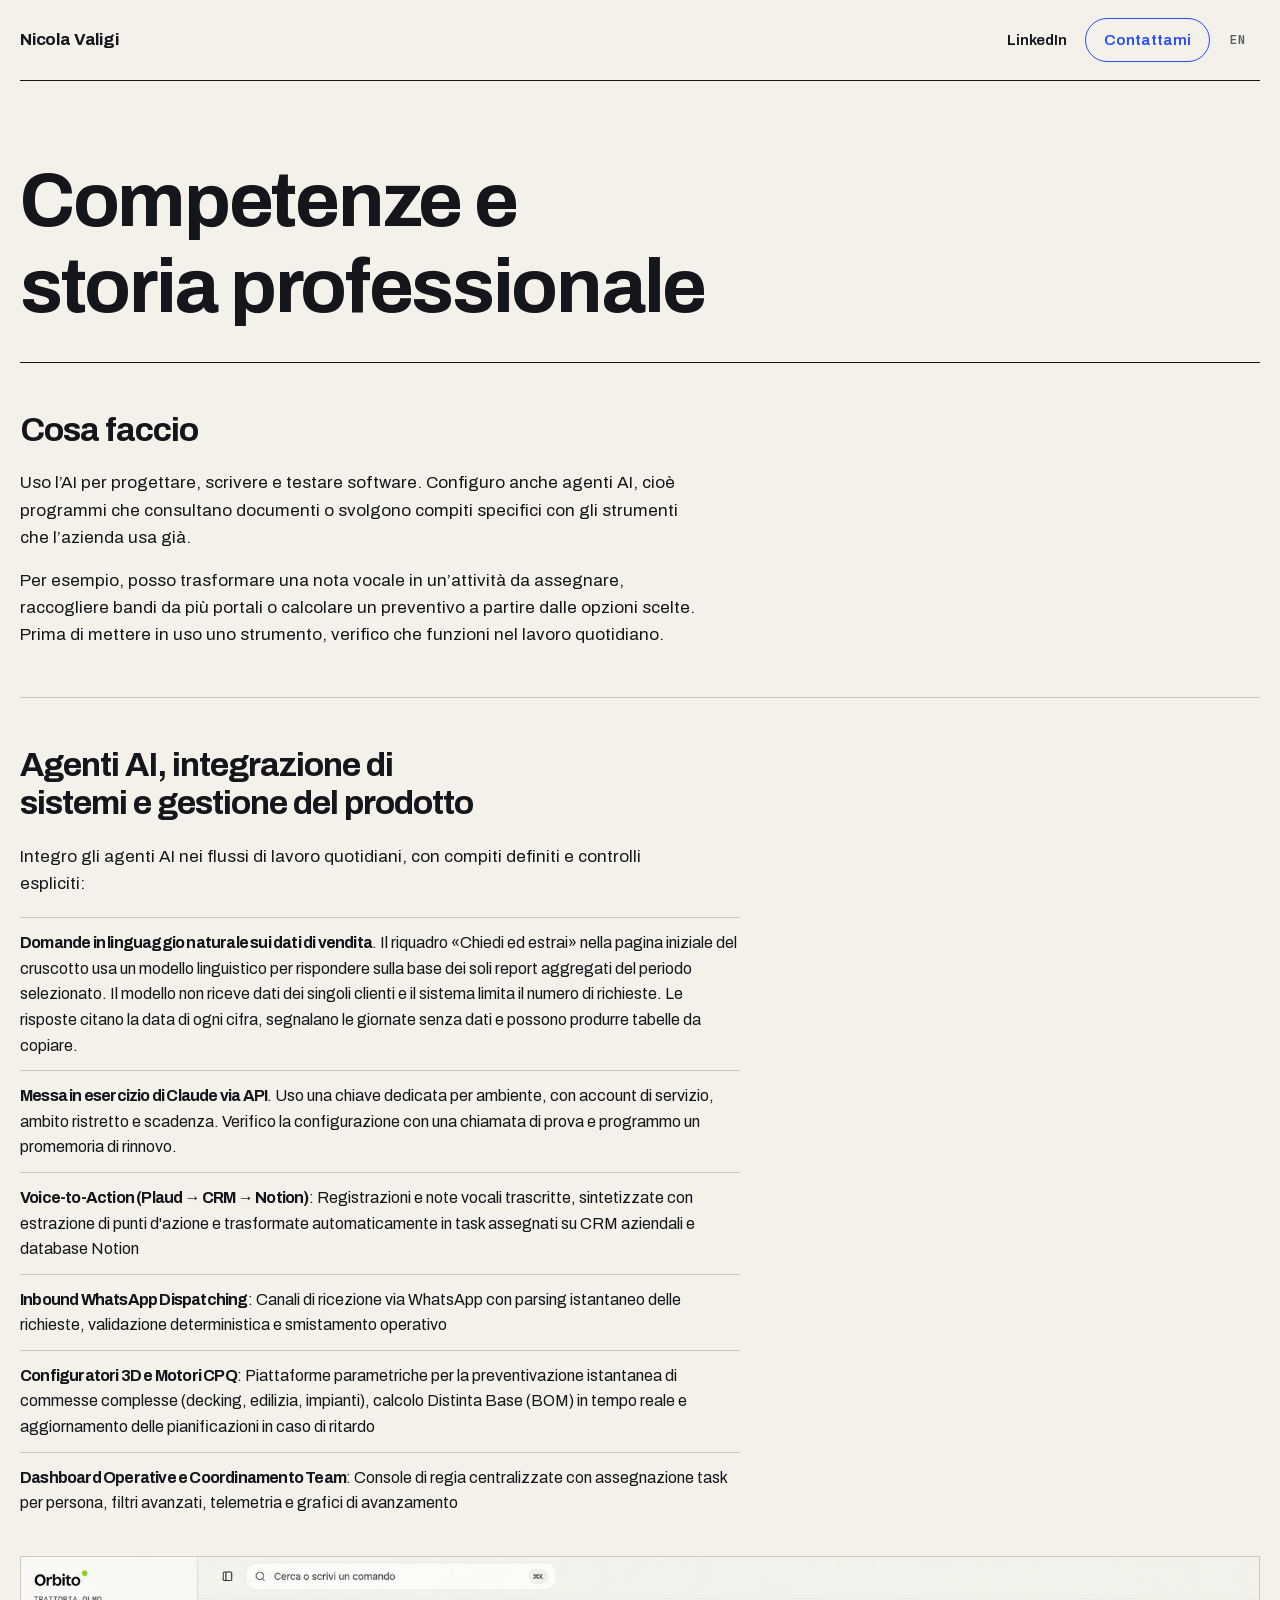
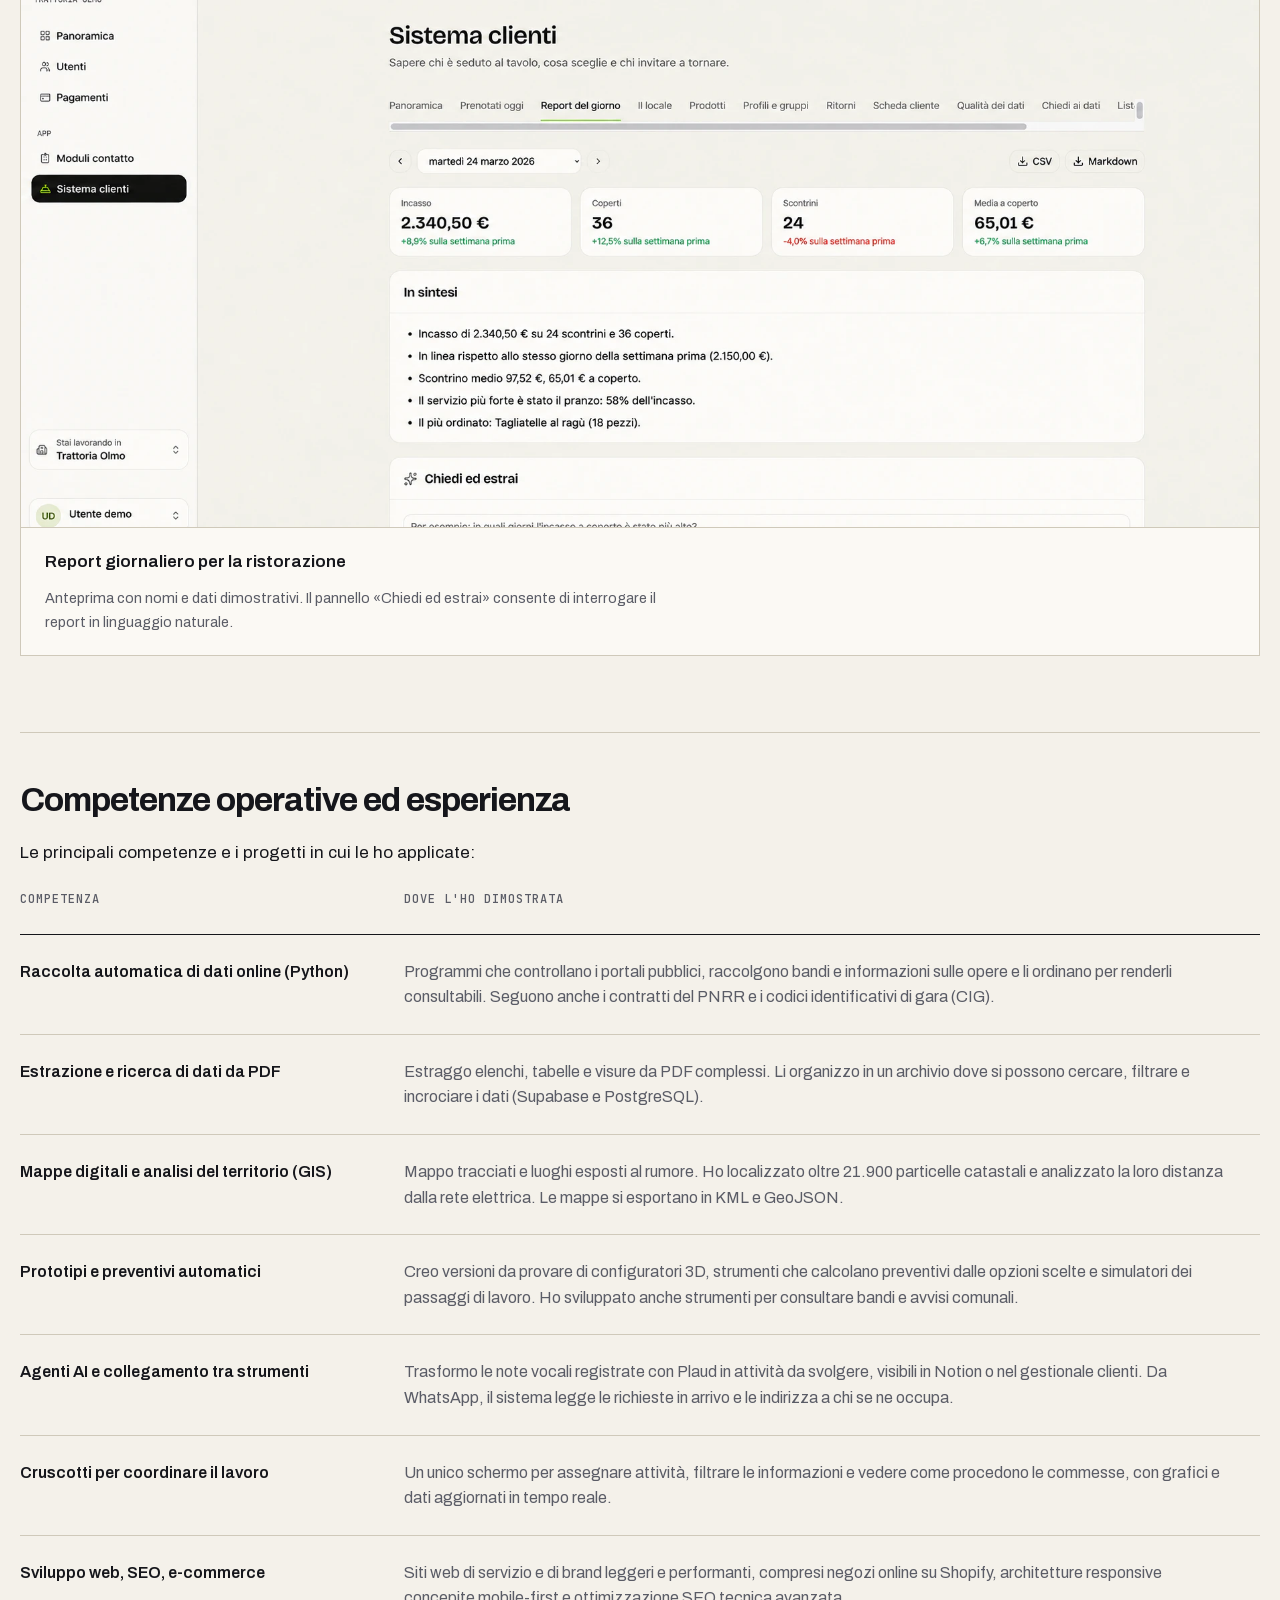
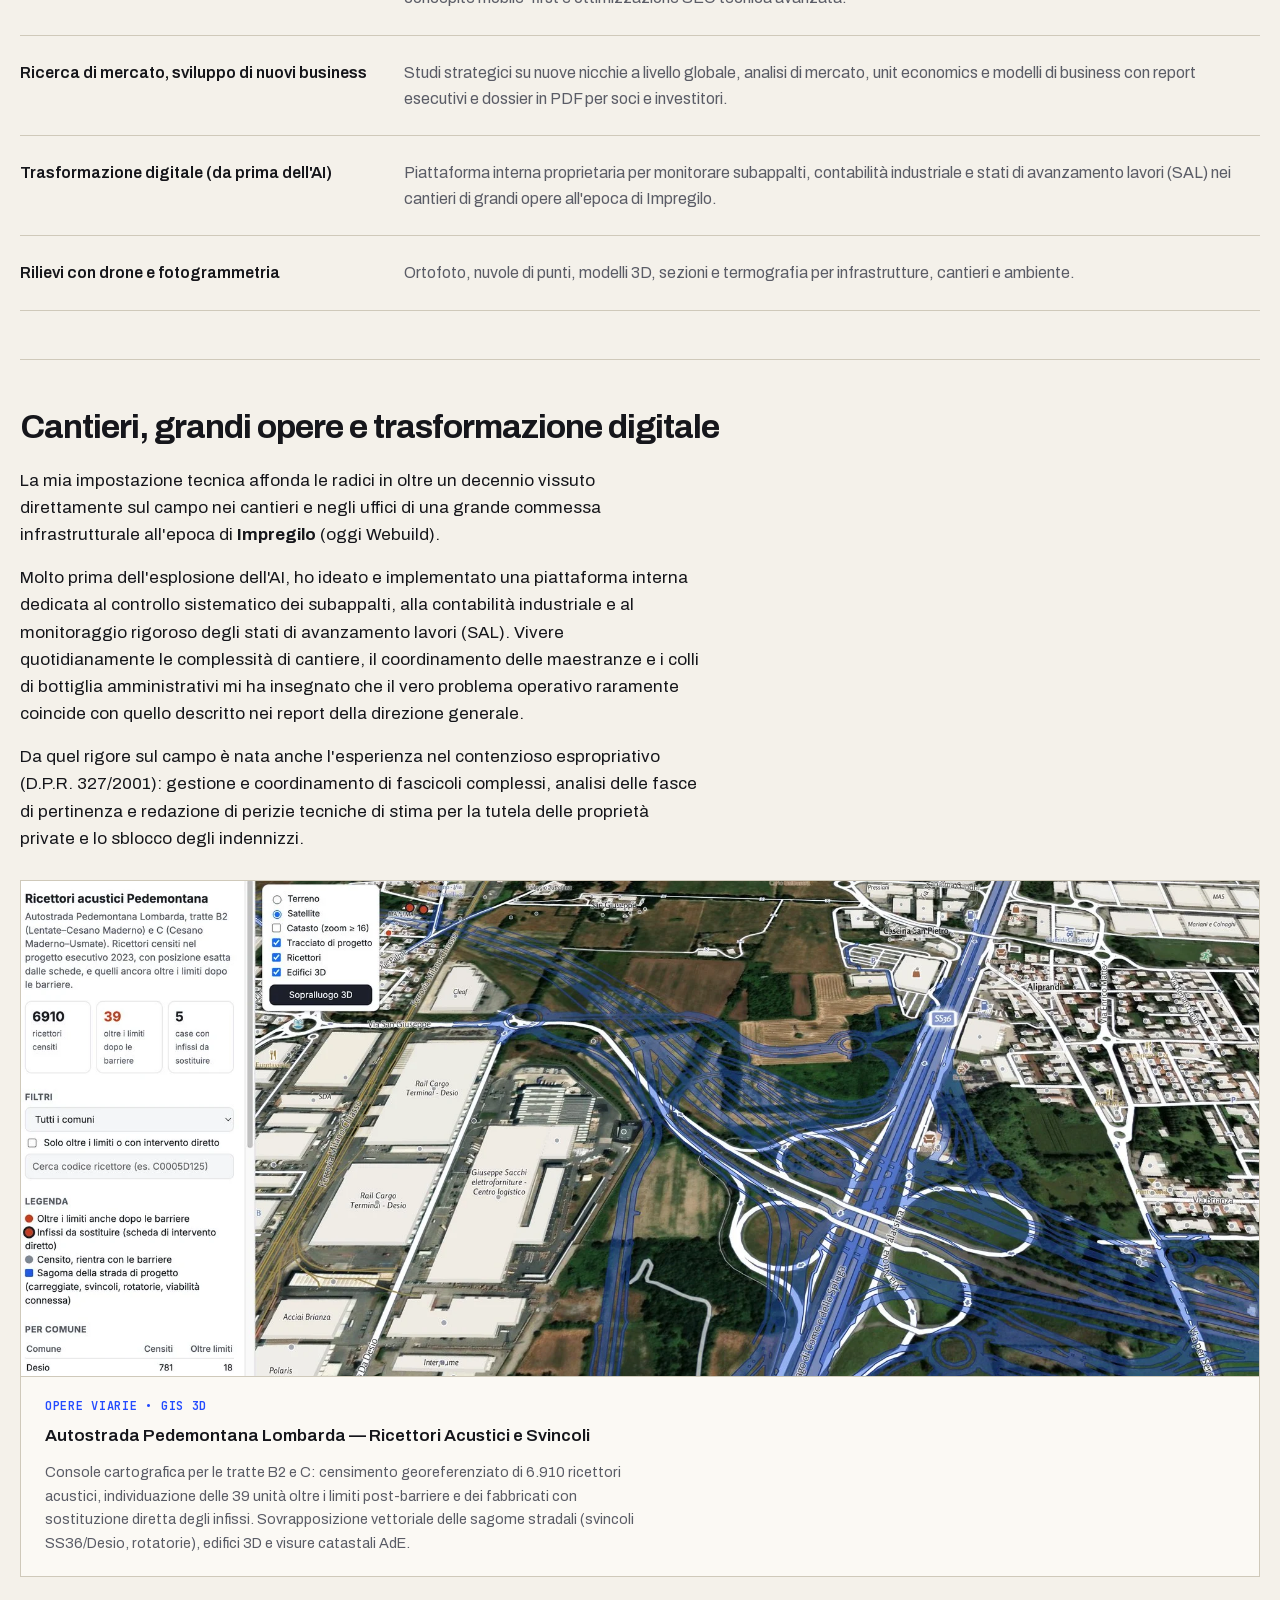
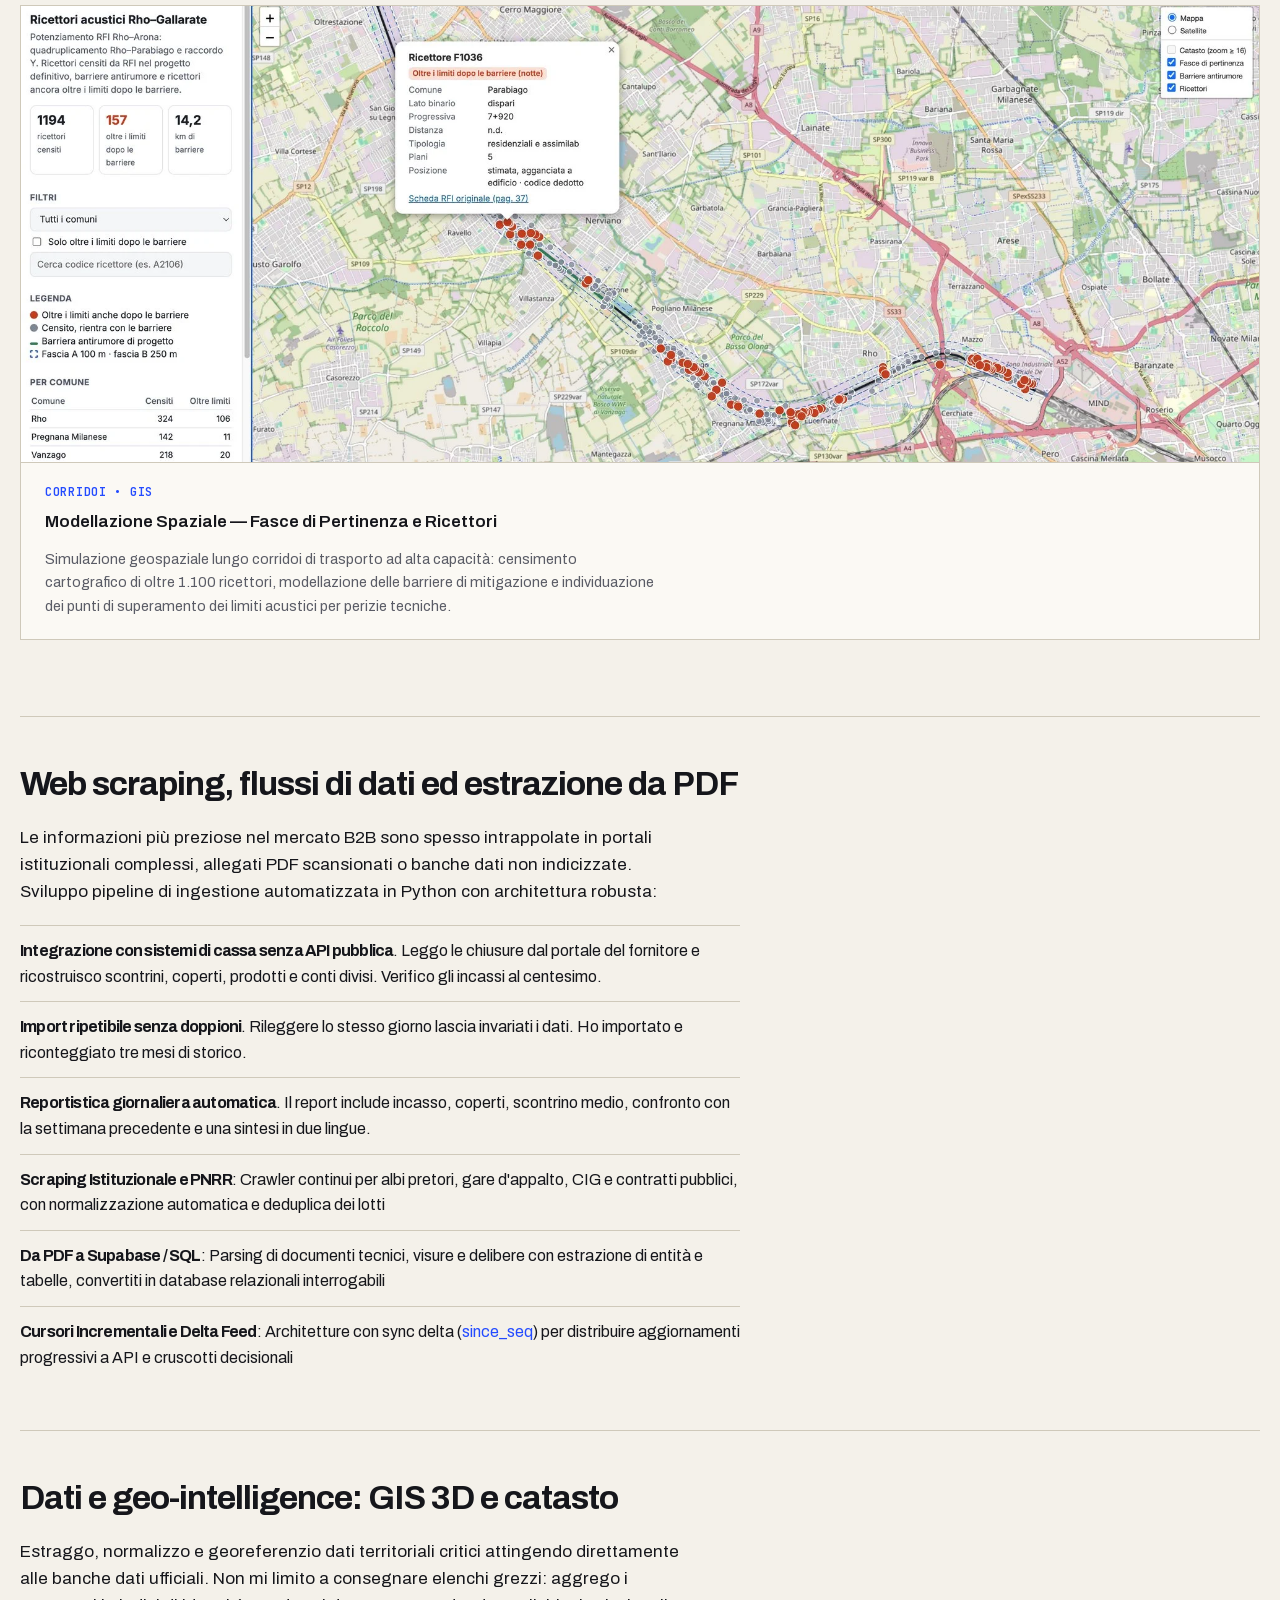
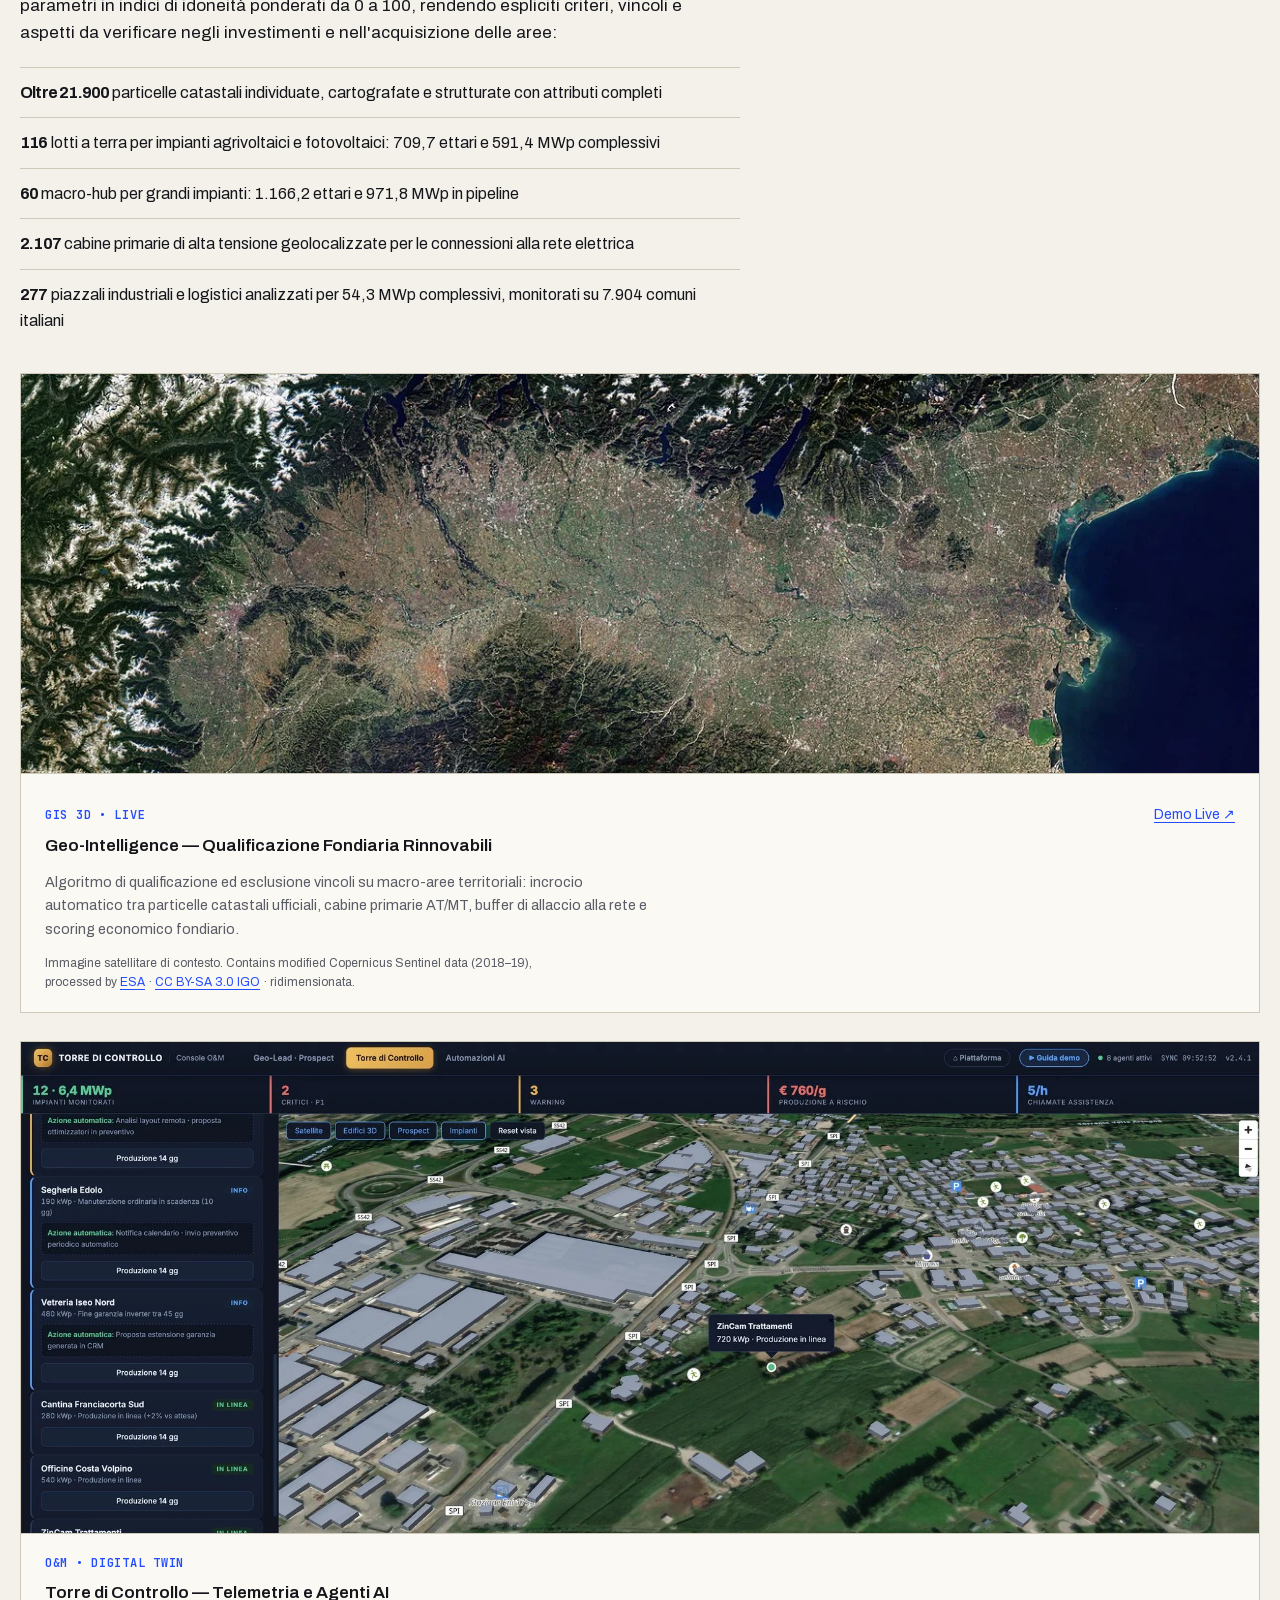
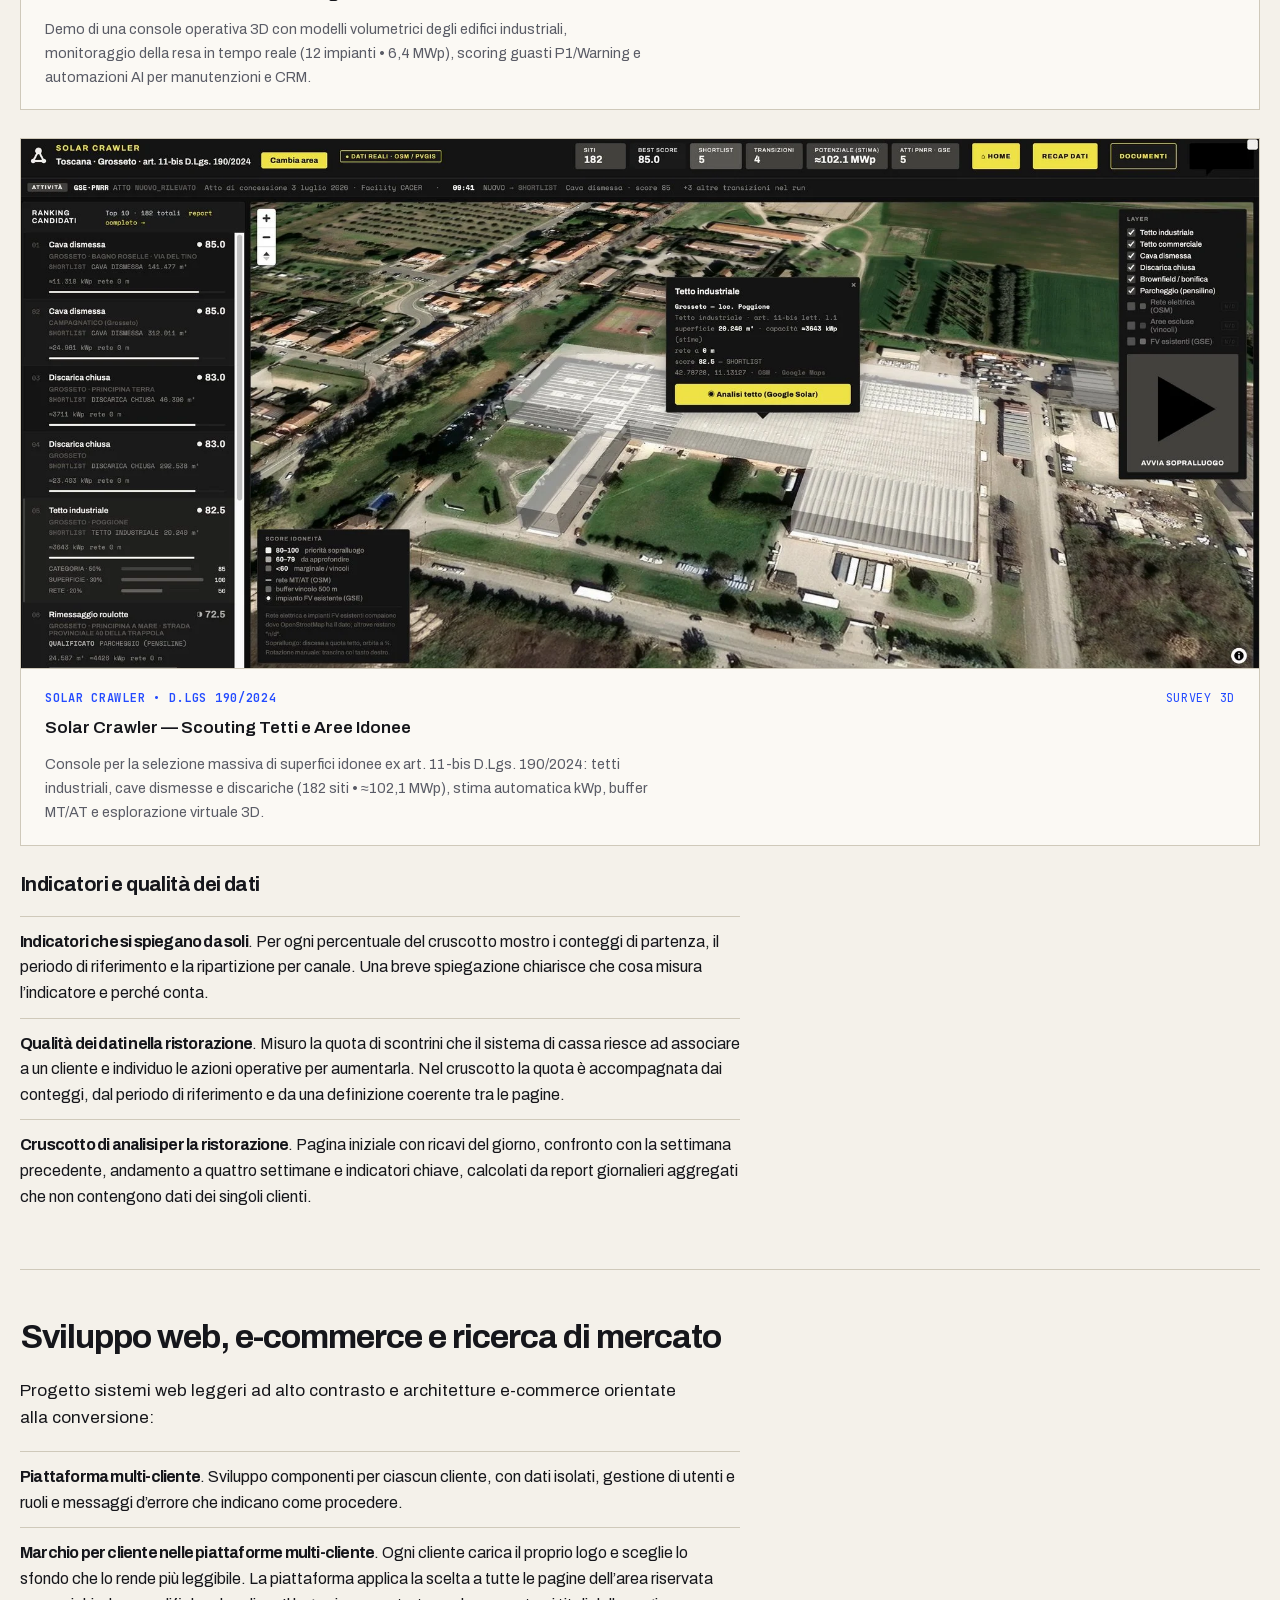
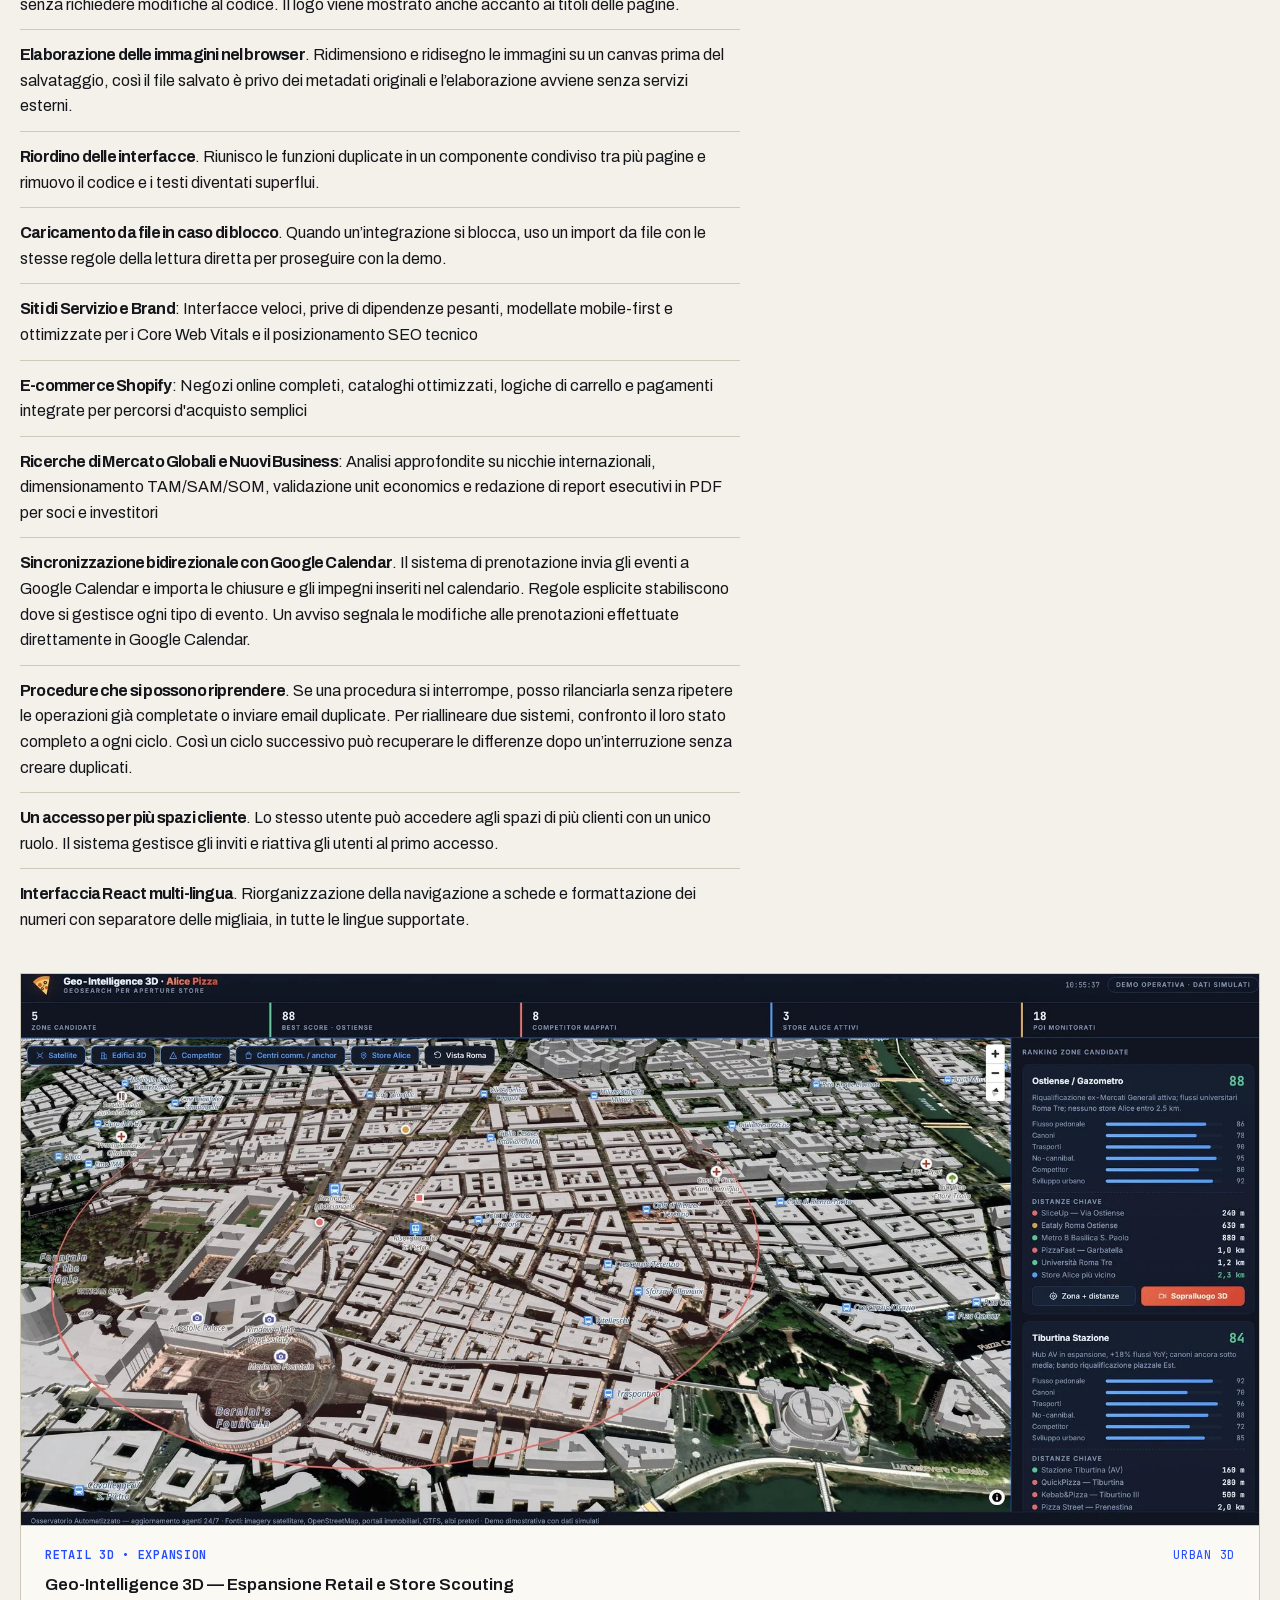
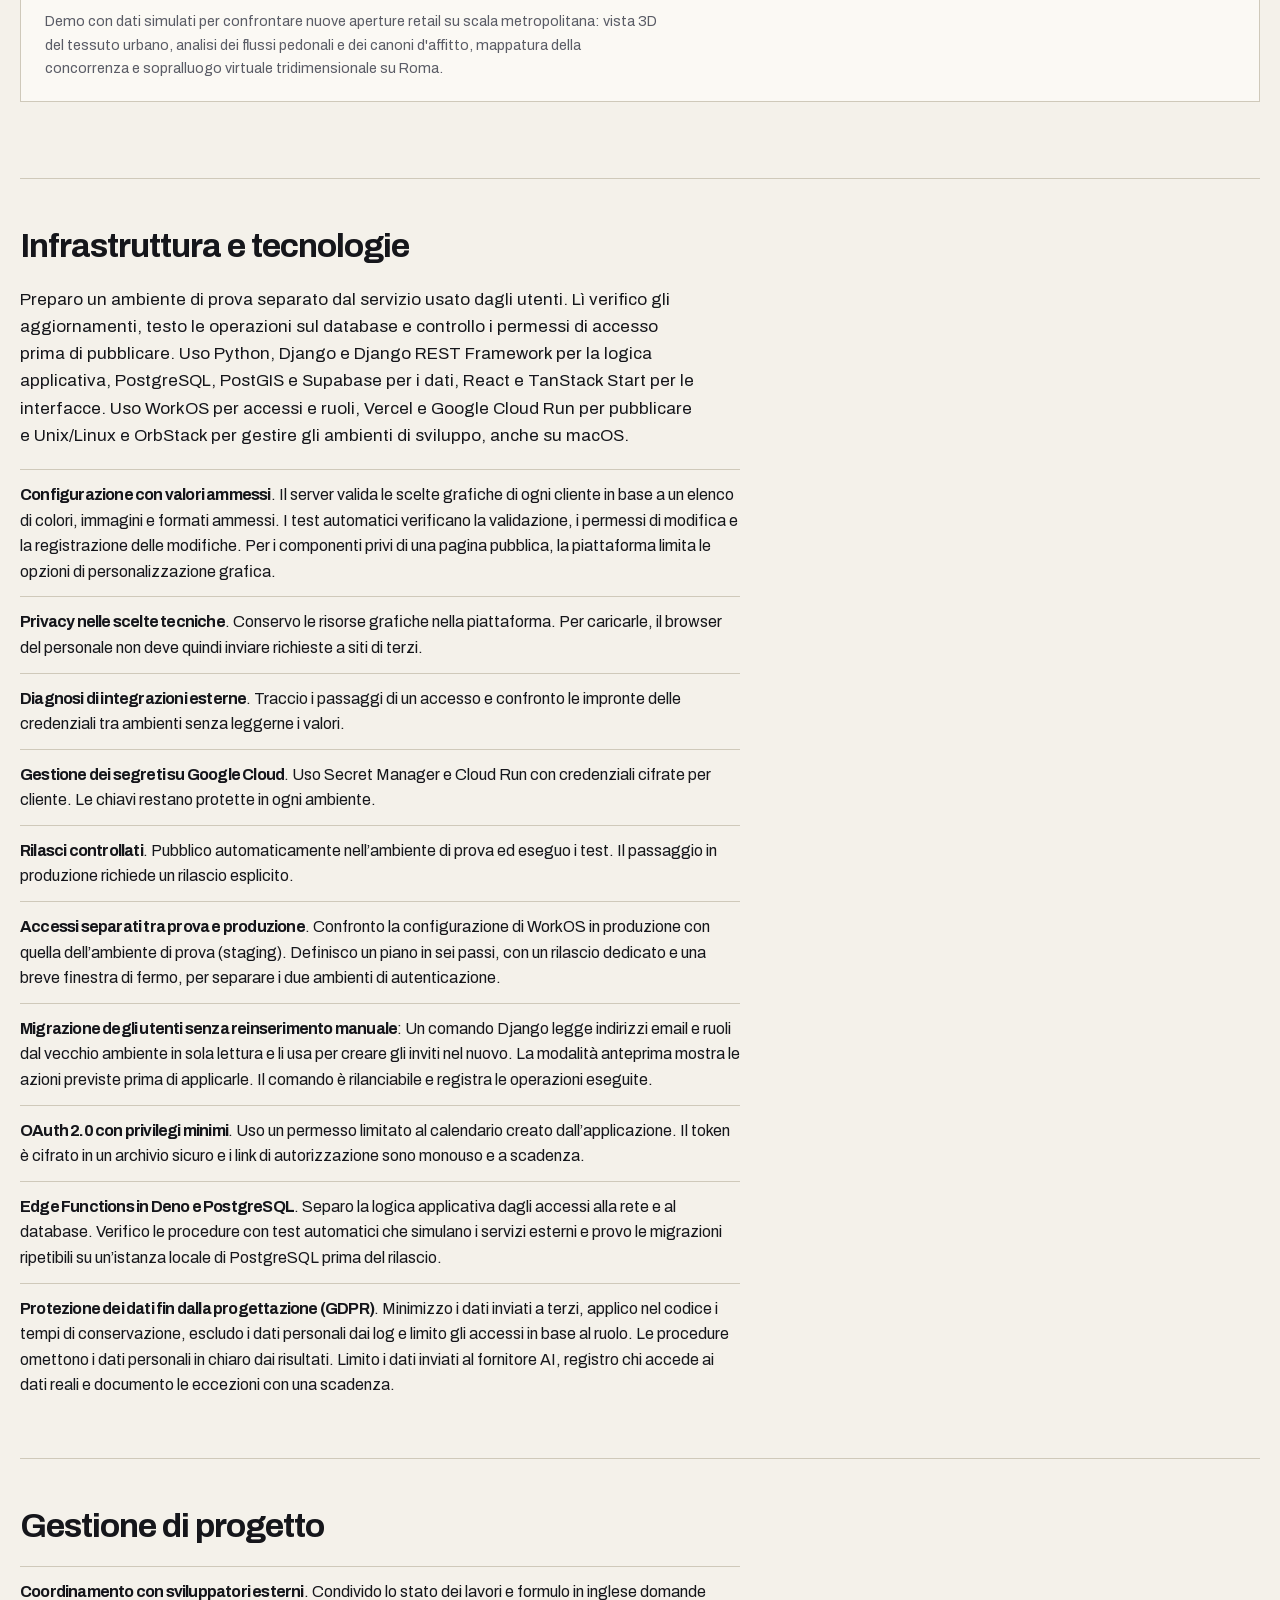
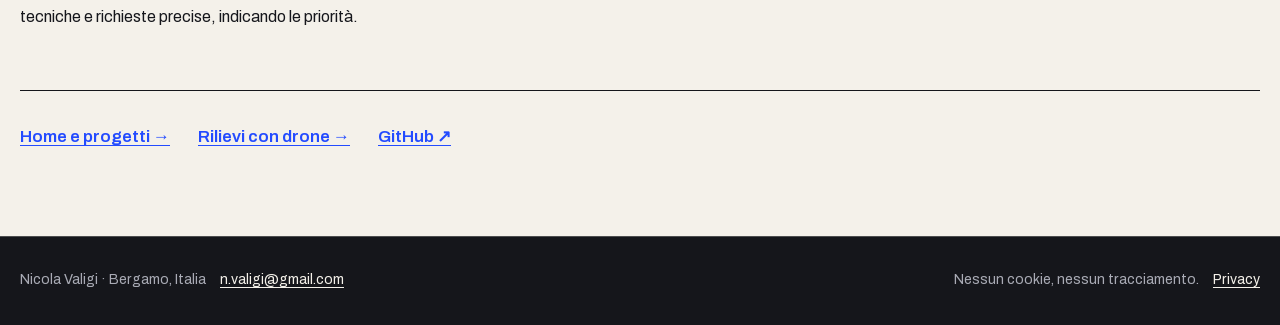
<file: competenze.html>
<!DOCTYPE html>
<html lang="it">
<head>
<meta charset="utf-8">
<meta name="viewport" content="width=device-width, initial-scale=1, viewport-fit=cover">
<title>Competenze GIS, infrastrutture e sistemi AI | Nicola Valigi</title>
<meta name="title" content="Competenze e Storia Professionale | Nicola Valigi">
<link rel="me" href="https://github.com/nicolavaligi">
<link rel="me" href="https://www.linkedin.com/in/nicola-valigi-288418447/">
<meta name="twitter:url" content="https://www.nicvaligi.com/competenze.html">
<meta name="theme-color" content="#F4F1EA">
<meta name="theme-color" content="#F4F1EA">
<meta name="apple-mobile-web-app-capable" content="yes">
<meta name="mobile-web-app-capable" content="yes">
<meta name="apple-mobile-web-app-status-bar-style" content="black-translucent">
<meta name="apple-mobile-web-app-title" content="Valigi">
<link rel="manifest" href="manifest.json">
<link rel="apple-touch-icon" href="icona-180.png">
<link rel="icon" href="data:image/svg+xml,%3Csvg xmlns='http://www.w3.org/2000/svg' viewBox='0 0 32 32'%3E%3Crect width='32' height='32' fill='%23000'/%3E%3Ctext x='16' y='21' text-anchor='middle' font-family='ui-monospace,monospace' font-size='11' fill='%232E56FF'%3ENV%3C/text%3E%3C/svg%3E">
<link rel="stylesheet" href="fonts.css">
<meta name="description" content="Il percorso di Nicola Valigi: grandi opere, GIS, geointelligence, espropri, dati territoriali e sviluppo di piattaforme operative con agenti AI.">
<meta name="robots" content="index,follow,max-image-preview:large">
<meta name="author" content="Nicola Valigi">
<meta name="twitter:card" content="summary_large_image">
<meta name="twitter:title" content="Competenze GIS, infrastrutture e sistemi AI | Nicola Valigi">
<meta name="twitter:description" content="Il percorso di Nicola Valigi: grandi opere, GIS, geointelligence, espropri, dati territoriali e sviluppo di piattaforme operative con agenti AI.">
<meta name="twitter:image" content="https://www.nicvaligi.com/og.png">
<meta name="twitter:image:alt" content="Nicola Valigi — Geo-intelligence">
<meta property="og:type" content="website">
<meta property="og:title" content="Competenze GIS, infrastrutture e sistemi AI | Nicola Valigi">
<meta property="og:description" content="Il percorso di Nicola Valigi: grandi opere, GIS, geointelligence, espropri, dati territoriali e sviluppo di piattaforme operative con agenti AI.">
<meta property="og:url" content="https://www.nicvaligi.com/competenze.html">
<meta property="og:site_name" content="Nicola Valigi">
<meta property="og:locale" content="it_IT">
<meta property="og:locale:alternate" content="en_US">
<meta property="og:image" content="https://www.nicvaligi.com/og.png">
<meta property="og:image:width" content="1200">
<meta property="og:image:height" content="630">
<meta property="og:image:alt" content="Nicola Valigi — Geo-intelligence">
<link rel="canonical" href="https://www.nicvaligi.com/competenze.html">
<link rel="alternate" hreflang="it" href="https://www.nicvaligi.com/competenze.html">
<link rel="alternate" hreflang="en" href="https://www.nicvaligi.com/en/skills.html">
<link rel="alternate" hreflang="x-default" href="https://www.nicvaligi.com/competenze.html">
<script type="application/ld+json">{"@context":"https://schema.org","@graph":[{"@type":"Person","@id":"https://www.nicvaligi.com/#nicola","name":"Nicola Valigi","url":"https://www.nicvaligi.com/","image":"https://www.nicvaligi.com/img/nicola-valigi-al-lavoro.jpeg","email":"n.valigi@gmail.com","homeLocation":{"@type":"Place","name":"Bergamo, Italia"},"knowsLanguage":["it","en"],"sameAs":["https://www.linkedin.com/in/nicola-valigi-288418447/","https://github.com/nicolavaligi"],"knowsAbout":["Geo-intelligence","GIS","Fotogrammetria","Rilievi con drone","Agenti AI","Infrastrutture"]},{"@type":"WebSite","@id":"https://www.nicvaligi.com/#sito","url":"https://www.nicvaligi.com/","name":"Nicola Valigi","inLanguage":["it","en"],"publisher":{"@id":"https://www.nicvaligi.com/#nicola"}},{"@type":"BreadcrumbList","@id":"https://www.nicvaligi.com/competenze.html#percorso","itemListElement":[{"@type":"ListItem","position":1,"name":"Home","item":"https://www.nicvaligi.com/"},{"@type":"ListItem","position":2,"name":"Competenze GIS, infrastrutture e sistemi AI","item":"https://www.nicvaligi.com/competenze.html"}]},{"@type":"WebPage","@id":"https://www.nicvaligi.com/competenze.html#pagina","url":"https://www.nicvaligi.com/competenze.html","name":"Competenze GIS, infrastrutture e sistemi AI | Nicola Valigi","description":"Il percorso di Nicola Valigi: grandi opere, GIS, geointelligence, espropri, dati territoriali e sviluppo di piattaforme operative con agenti AI.","inLanguage":"it","isPartOf":{"@id":"https://www.nicvaligi.com/#sito"},"about":{"@id":"https://www.nicvaligi.com/#nicola"},"breadcrumb":{"@id":"https://www.nicvaligi.com/competenze.html#percorso"}}]}</script>
<link rel="stylesheet" href="stile.css">
<link rel="stylesheet" href="documenti.css">
</head>
<body><a class="salta" href="#contenuto">Vai al contenuto</a><header class="contenitore testata"><a class="marchio" href="/#contenuto">Nicola Valigi</a><nav class="menu" aria-label="Menu principale"><a href="https://www.linkedin.com/in/nicola-valigi-288418447/" target="_blank" rel="noopener noreferrer">LinkedIn</a><a class="contatto" href="#contatto">Contattami</a><a class="lingua" href="/en/skills.html" hreflang="en" lang="en" aria-label="English">EN</a></nav></header><main class="documento contenitore" id="contenuto" tabindex="-1">
  <h1>Competenze e storia professionale</h1>
  <article>
    <h2>Cosa faccio</h2>
    <p>Uso l’AI per progettare, scrivere e testare software. Configuro anche agenti AI, cioè programmi che consultano documenti o svolgono compiti specifici con gli strumenti che l’azienda usa già.</p>
    <p>Per esempio, posso trasformare una nota vocale in un’attività da assegnare, raccogliere bandi da più portali o calcolare un preventivo a partire dalle opzioni scelte. Prima di mettere in uso uno strumento, verifico che funzioni nel lavoro quotidiano.</p>
  </article>

  <article>
    <h2>Agenti AI, integrazione di sistemi e gestione del prodotto</h2>
    <p>Integro gli agenti AI nei flussi di lavoro quotidiani, con compiti definiti e controlli espliciti:</p>
    <ul class="numeri">
      <li><strong>Domande in linguaggio naturale sui dati di vendita</strong>. Il riquadro «Chiedi ed estrai» nella pagina iniziale del cruscotto usa un modello linguistico per rispondere sulla base dei soli report aggregati del periodo selezionato. Il modello non riceve dati dei singoli clienti e il sistema limita il numero di richieste. Le risposte citano la data di ogni cifra, segnalano le giornate senza dati e possono produrre tabelle da copiare.</li>
      <li><strong>Messa in esercizio di Claude via API</strong>. Uso una chiave dedicata per ambiente, con account di servizio, ambito ristretto e scadenza. Verifico la configurazione con una chiamata di prova e programmo un promemoria di rinnovo.</li>
      <li><strong>Voice-to-Action (Plaud &rarr; CRM &rarr; Notion)</strong>: Registrazioni e note vocali trascritte, sintetizzate con estrazione di punti d'azione e trasformate automaticamente in task assegnati su CRM aziendali e database Notion</li>
      <li><strong>Inbound WhatsApp Dispatching</strong>: Canali di ricezione via WhatsApp con parsing istantaneo delle richieste, validazione deterministica e smistamento operativo</li>
      <li><strong>Configuratori 3D e Motori CPQ</strong>: Piattaforme parametriche per la preventivazione istantanea di commesse complesse (decking, edilizia, impianti), calcolo Distinta Base (BOM) in tempo reale e aggiornamento delle pianificazioni in caso di ritardo</li>
      <li><strong>Dashboard Operative e Coordinamento Team</strong>: Console di regia centralizzate con assegnazione task per persona, filtri avanzati, telemetria e grafici di avanzamento</li>
    </ul>
    <figure class="anteprima">
      <div class="anteprima-visual">
        <a href="/img/preview-report-ristorante-demo.webp">
          <img src="/img/preview-report-ristorante-demo.webp" alt="Dashboard del report giornaliero con incassi, coperti, scontrini e il pannello Chiedi ed estrai" width="1848" height="851" loading="lazy" decoding="async">
        </a>
      </div>
      <figcaption>
        <div class="anteprima-head">
          <div class="anteprima-titolo"><span>Report giornaliero per la ristorazione</span></div>
        </div>
        <p class="anteprima-testo">Anteprima con nomi e dati dimostrativi. Il pannello «Chiedi ed estrai» consente di interrogare il report in linguaggio naturale.</p>
      </figcaption>
    </figure>
  </article>

  <article>
    <h2>Competenze operative ed esperienza</h2>
    <p>Le principali competenze e i progetti in cui le ho applicate:</p>

    <table class="tabella-competenze" role="table">
      <thead role="rowgroup">
        <tr role="row">
          <th role="columnheader" scope="col">Competenza</th>
          <th role="columnheader" scope="col">Dove l'ho dimostrata</th>
        </tr>
      </thead>
      <tbody role="rowgroup">
        <tr role="row">
          <td role="cell" class="col-skill">Raccolta automatica di dati online (Python)</td>
          <td role="cell" class="col-desc">Programmi che controllano i portali pubblici, raccolgono bandi e informazioni sulle opere e li ordinano per renderli consultabili. Seguono anche i contratti del PNRR e i codici identificativi di gara (CIG).</td>
        </tr>
        <tr role="row">
          <td role="cell" class="col-skill">Estrazione e ricerca di dati da PDF</td>
          <td role="cell" class="col-desc">Estraggo elenchi, tabelle e visure da PDF complessi. Li organizzo in un archivio dove si possono cercare, filtrare e incrociare i dati (Supabase e PostgreSQL).</td>
        </tr>
        <tr role="row">
          <td role="cell" class="col-skill">Mappe digitali e analisi del territorio (GIS)</td>
          <td role="cell" class="col-desc">Mappo tracciati e luoghi esposti al rumore. Ho localizzato oltre 21.900 particelle catastali e analizzato la loro distanza dalla rete elettrica. Le mappe si esportano in KML e GeoJSON.</td>
        </tr>
        <tr role="row">
          <td role="cell" class="col-skill">Prototipi e preventivi automatici</td>
          <td role="cell" class="col-desc">Creo versioni da provare di configuratori 3D, strumenti che calcolano preventivi dalle opzioni scelte e simulatori dei passaggi di lavoro. Ho sviluppato anche strumenti per consultare bandi e avvisi comunali.</td>
        </tr>
        <tr role="row">
          <td role="cell" class="col-skill">Agenti AI e collegamento tra strumenti</td>
          <td role="cell" class="col-desc">Trasformo le note vocali registrate con Plaud in attività da svolgere, visibili in Notion o nel gestionale clienti. Da WhatsApp, il sistema legge le richieste in arrivo e le indirizza a chi se ne occupa.</td>
        </tr>
        <tr role="row">
          <td role="cell" class="col-skill">Cruscotti per coordinare il lavoro</td>
          <td role="cell" class="col-desc">Un unico schermo per assegnare attività, filtrare le informazioni e vedere come procedono le commesse, con grafici e dati aggiornati in tempo reale.</td>
        </tr>
        <tr role="row">
          <td role="cell" class="col-skill">Sviluppo web, SEO, e-commerce</td>
          <td role="cell" class="col-desc">Siti web di servizio e di brand leggeri e performanti, compresi negozi online su Shopify, architetture responsive concepite mobile-first e ottimizzazione SEO tecnica avanzata.</td>
        </tr>
        <tr role="row">
          <td role="cell" class="col-skill">Ricerca di mercato, sviluppo di nuovi business</td>
          <td role="cell" class="col-desc">Studi strategici su nuove nicchie a livello globale, analisi di mercato, unit economics e modelli di business con report esecutivi e dossier in PDF per soci e investitori.</td>
        </tr>
        <tr role="row">
          <td role="cell" class="col-skill">Trasformazione digitale (da prima dell'AI)</td>
          <td role="cell" class="col-desc">Piattaforma interna proprietaria per monitorare subappalti, contabilità industriale e stati di avanzamento lavori (SAL) nei cantieri di grandi opere all'epoca di Impregilo.</td>
        </tr>
      <tr role="row"><td role="cell" class="col-skill">Rilievi con drone e fotogrammetria</td><td role="cell" class="col-desc">Ortofoto, nuvole di punti, modelli 3D, sezioni e termografia per infrastrutture, cantieri e ambiente.</td></tr></tbody>
    </table>
  </article>

  <article>
    <h2>Cantieri, grandi opere e trasformazione digitale</h2>
    <p>La mia impostazione tecnica affonda le radici in oltre un decennio vissuto direttamente sul campo nei cantieri e negli uffici di una grande commessa infrastrutturale all'epoca di <strong>Impregilo</strong> (oggi Webuild).</p>
    <p>Molto prima dell'esplosione dell'AI, ho ideato e implementato una piattaforma interna dedicata al controllo sistematico dei subappalti, alla contabilità industriale e al monitoraggio rigoroso degli stati di avanzamento lavori (SAL). Vivere quotidianamente le complessità di cantiere, il coordinamento delle maestranze e i colli di bottiglia amministrativi mi ha insegnato che il vero problema operativo raramente coincide con quello descritto nei report della direzione generale.</p>
    <p>Da quel rigore sul campo è nata anche l'esperienza nel contenzioso espropriativo (D.P.R. 327/2001): gestione e coordinamento di fascicoli complessi, analisi delle fasce di pertinenza e redazione di perizie tecniche di stima per la tutela delle proprietà private e lo sblocco degli indennizzi.</p>

    <figure class="anteprima">
      <div class="anteprima-visual">
        <picture>
          <source srcset="img/preview-pedemontana-ricettori-acustici-720.webp 720w, img/preview-pedemontana-ricettori-acustici-1200.webp 1200w, img/preview-pedemontana-ricettori-acustici.webp 2000w" sizes="(max-width: 1280px) calc(100vw - 40px), 1240px" type="image/webp">
          <img src="img/preview-pedemontana-ricettori-acustici.jpg" alt="Console GIS Ricettori Acustici Autostrada Pedemontana Lombarda con sagome di progetto ed edifici 3D" width="2000" height="799" loading="lazy" decoding="async">
        </picture>
      </div>
      <figcaption>
        <div class="anteprima-head">
          <div class="anteprima-titolo">
            <span class="badge-tag accent">OPERE VIARIE &bull; GIS 3D</span>
            <span>Autostrada Pedemontana Lombarda &mdash; Ricettori Acustici e Svincoli</span>
          </div>
        </div>
        <p class="anteprima-testo">Console cartografica per le tratte B2 e C: censimento georeferenziato di 6.910 ricettori acustici, individuazione delle 39 unità oltre i limiti post-barriere e dei fabbricati con sostituzione diretta degli infissi. Sovrapposizione vettoriale delle sagome stradali (svincoli SS36/Desio, rotatorie), edifici 3D e visure catastali AdE.</p>
      </figcaption>
    </figure>

    <figure class="anteprima">
      <div class="anteprima-visual">
        <picture>
          <source srcset="img/preview-rho-gallarate-ricettori-720.webp 720w, img/preview-rho-gallarate-ricettori-1200.webp 1200w, img/preview-rho-gallarate-ricettori.webp 2000w" sizes="(max-width: 1280px) calc(100vw - 40px), 1240px" type="image/webp">
          <img src="img/preview-rho-gallarate-ricettori.jpg" alt="Mappa GIS modellazione acustica e censimento ricettori sensibili" width="2000" height="737" loading="lazy" decoding="async">
        </picture>
      </div>
      <figcaption>
        <div class="anteprima-head">
          <div class="anteprima-titolo">
            <span class="badge-tag accent">CORRIDOI &bull; GIS</span>
            <span>Modellazione Spaziale &mdash; Fasce di Pertinenza e Ricettori</span>
          </div>
        </div>
        <p class="anteprima-testo">Simulazione geospaziale lungo corridoi di trasporto ad alta capacità: censimento cartografico di oltre 1.100 ricettori, modellazione delle barriere di mitigazione e individuazione dei punti di superamento dei limiti acustici per perizie tecniche.</p>
      </figcaption>
    </figure>
  </article>

  <article>
    <h2>Web scraping, flussi di dati ed estrazione da PDF</h2>
    <p>Le informazioni più preziose nel mercato B2B sono spesso intrappolate in portali istituzionali complessi, allegati PDF scansionati o banche dati non indicizzate. Sviluppo pipeline di ingestione automatizzata in Python con architettura robusta:</p>
    <ul class="numeri">
      <li><strong>Integrazione con sistemi di cassa senza API pubblica</strong>. Leggo le chiusure dal portale del fornitore e ricostruisco scontrini, coperti, prodotti e conti divisi. Verifico gli incassi al centesimo.</li>
      <li><strong>Import ripetibile senza doppioni</strong>. Rileggere lo stesso giorno lascia invariati i dati. Ho importato e riconteggiato tre mesi di storico.</li>
      <li><strong>Reportistica giornaliera automatica</strong>. Il report include incasso, coperti, scontrino medio, confronto con la settimana precedente e una sintesi in due lingue.</li>
      <li><strong>Scraping Istituzionale e PNRR</strong>: Crawler continui per albi pretori, gare d'appalto, CIG e contratti pubblici, con normalizzazione automatica e deduplica dei lotti</li>
      <li><strong>Da PDF a Supabase / SQL</strong>: Parsing di documenti tecnici, visure e delibere con estrazione di entità e tabelle, convertiti in database relazionali interrogabili</li>
      <li><strong>Cursori Incrementali e Delta Feed</strong>: Architetture con sync delta (<span class="ora">since_seq</span>) per distribuire aggiornamenti progressivi a API e cruscotti decisionali</li>
    </ul>
  </article>

  <article>
    <h2>Dati e geo-intelligence: GIS 3D e catasto</h2>
    <p>Estraggo, normalizzo e georeferenzio dati territoriali critici attingendo direttamente alle banche dati ufficiali. Non mi limito a consegnare elenchi grezzi: aggrego i parametri in indici di idoneità ponderati da 0 a 100, rendendo espliciti criteri, vincoli e aspetti da verificare negli investimenti e nell'acquisizione delle aree:</p>
    <ul class="numeri">
      <li><strong>Oltre 21.900</strong> particelle catastali individuate, cartografate e strutturate con attributi completi</li>
      <li><strong>116</strong> lotti a terra per impianti agrivoltaici e fotovoltaici: 709,7 ettari e 591,4 MWp complessivi</li>
      <li><strong>60</strong> macro-hub per grandi impianti: 1.166,2 ettari e 971,8 MWp in pipeline</li>
      <li><strong>2.107</strong> cabine primarie di alta tensione geolocalizzate per le connessioni alla rete elettrica</li>
      <li><strong>277</strong> piazzali industriali e logistici analizzati per 54,3 MWp complessivi, monitorati su 7.904 comuni italiani</li>
    </ul>

    <figure class="anteprima">
      <div class="anteprima-visual">
        <picture><source type="image/webp" srcset="img/po-valley-sentinel-1280.webp 1280w, img/po-valley-sentinel-3840.webp 3840w" sizes="(max-width: 1280px) calc(100vw - 40px), 1240px"><img src="img/po-valley-sentinel-1280.jpg" srcset="img/po-valley-sentinel-1280.jpg 1280w, img/po-valley-sentinel-3840.jpg 3840w" sizes="(max-width: 1280px) calc(100vw - 40px), 1240px" alt="Vista satellitare Copernicus Sentinel-2 della Pianura Padana" width="3840" height="1236" loading="lazy" decoding="async"></picture>
      </div>
      <figcaption>
        <div class="anteprima-head">
          <div class="anteprima-titolo">
            <span class="badge-tag accent">GIS 3D &bull; LIVE</span>
            <span>Geo-Intelligence &mdash; Qualificazione Fondiaria Rinnovabili</span>
          </div>
          <a class="anteprima-apri" href="https://nicolavaligi.github.io/sunpro/" target="_blank" rel="noopener noreferrer">Demo Live &nearr;</a>
        </div>
        <p class="anteprima-testo">Algoritmo di qualificazione ed esclusione vincoli su macro-aree territoriali: incrocio automatico tra particelle catastali ufficiali, cabine primarie AT/MT, buffer di allaccio alla rete e scoring economico fondiario.</p>
      <p class="credito-immagine">Immagine satellitare di contesto. Contains modified Copernicus Sentinel data (2018–19), processed by <a href="https://www.esa.int/media/po-valley-italy-en-228663" target="_blank" rel="noopener noreferrer">ESA</a> · <a href="https://creativecommons.org/licenses/by-sa/3.0/igo/" target="_blank" rel="noopener noreferrer">CC BY-SA 3.0 IGO</a> · ridimensionata.</p></figcaption>
    </figure>

    <figure class="anteprima">
      <div class="anteprima-visual">
        <picture>
          <source srcset="img/preview-torre-controllo-oem-3d-720.webp 720w, img/preview-torre-controllo-oem-3d-1200.webp 1200w, img/preview-torre-controllo-oem-3d.webp 2000w" sizes="(max-width: 1280px) calc(100vw - 40px), 1240px" type="image/webp">
          <img src="img/preview-torre-controllo-oem-3d.jpg" alt="Console Torre di Controllo O&M con visualizzazione volumetrica 3D e telemetria impianti fotovoltaici" width="2000" height="792" loading="lazy" decoding="async">
        </picture>
      </div>
      <figcaption>
        <div class="anteprima-head">
          <div class="anteprima-titolo">
            <span class="badge-tag">O&amp;M &bull; DIGITAL TWIN</span>
            <span>Torre di Controllo &mdash; Telemetria e Agenti AI</span>
          </div>
        </div>
        <p class="anteprima-testo">Demo di una console operativa 3D con modelli volumetrici degli edifici industriali, monitoraggio della resa in tempo reale (12 impianti &bull; 6,4 MWp), scoring guasti P1/Warning e automazioni AI per manutenzioni e CRM.</p>
      </figcaption>
    </figure>

    <figure class="anteprima">
      <div class="anteprima-visual">
        <picture>
          <source srcset="img/preview-solar-crawler-aree-idonee-720.webp 720w, img/preview-solar-crawler-aree-idonee-1200.webp 1200w, img/preview-solar-crawler-aree-idonee.webp 2000w" sizes="(max-width: 1280px) calc(100vw - 40px), 1240px" type="image/webp">
          <img src="img/preview-solar-crawler-aree-idonee.jpg" alt="Console operativa Solar Crawler per qualificazione aree idonee e tetti industriali" width="2000" height="854" loading="lazy" decoding="async">
        </picture>
      </div>
      <figcaption>
        <div class="anteprima-head">
          <div class="anteprima-titolo">
            <span class="badge-tag accent">SOLAR CRAWLER &bull; D.LGS 190/2024</span>
            <span>Solar Crawler &mdash; Scouting Tetti e Aree Idonee</span>
          </div>
          <span class="badge-tag">SURVEY 3D</span>
        </div>
        <p class="anteprima-testo">Console per la selezione massiva di superfici idonee ex art. 11-bis D.Lgs. 190/2024: tetti industriali, cave dismesse e discariche (182 siti &bull; &asymp;102,1 MWp), stima automatica kWp, buffer MT/AT e esplorazione virtuale 3D.</p>
      </figcaption>
    </figure>

    <h3>Indicatori e qualità dei dati</h3>
    <ul class="numeri">
      <li><strong>Indicatori che si spiegano da soli</strong>. Per ogni percentuale del cruscotto mostro i conteggi di partenza, il periodo di riferimento e la ripartizione per canale. Una breve spiegazione chiarisce che cosa misura l’indicatore e perché conta.</li>
      <li><strong>Qualità dei dati nella ristorazione</strong>. Misuro la quota di scontrini che il sistema di cassa riesce ad associare a un cliente e individuo le azioni operative per aumentarla. Nel cruscotto la quota è accompagnata dai conteggi, dal periodo di riferimento e da una definizione coerente tra le pagine.</li>
      <li><strong>Cruscotto di analisi per la ristorazione</strong>. Pagina iniziale con ricavi del giorno, confronto con la settimana precedente, andamento a quattro settimane e indicatori chiave, calcolati da report giornalieri aggregati che non contengono dati dei singoli clienti.</li>
    </ul>
  </article>

  <article>
    <h2>Sviluppo web, e-commerce e ricerca di mercato</h2>
    <p>Progetto sistemi web leggeri ad alto contrasto e architetture e-commerce orientate alla conversione:</p>
    <ul class="numeri">
      <li><strong>Piattaforma multi-cliente</strong>. Sviluppo componenti per ciascun cliente, con dati isolati, gestione di utenti e ruoli e messaggi d’errore che indicano come procedere.</li>
      <li><strong>Marchio per cliente nelle piattaforme multi-cliente</strong>. Ogni cliente carica il proprio logo e sceglie lo sfondo che lo rende più leggibile. La piattaforma applica la scelta a tutte le pagine dell’area riservata senza richiedere modifiche al codice. Il logo viene mostrato anche accanto ai titoli delle pagine.</li>
      <li><strong>Elaborazione delle immagini nel browser</strong>. Ridimensiono e ridisegno le immagini su un canvas prima del salvataggio, così il file salvato è privo dei metadati originali e l’elaborazione avviene senza servizi esterni.</li>
      <li><strong>Riordino delle interfacce</strong>. Riunisco le funzioni duplicate in un componente condiviso tra più pagine e rimuovo il codice e i testi diventati superflui.</li>
      <li><strong>Caricamento da file in caso di blocco</strong>. Quando un’integrazione si blocca, uso un import da file con le stesse regole della lettura diretta per proseguire con la demo.</li>
      <li><strong>Siti di Servizio e Brand</strong>: Interfacce veloci, prive di dipendenze pesanti, modellate mobile-first e ottimizzate per i Core Web Vitals e il posizionamento SEO tecnico</li>
      <li><strong>E-commerce Shopify</strong>: Negozi online completi, cataloghi ottimizzati, logiche di carrello e pagamenti integrate per percorsi d'acquisto semplici</li>
      <li><strong>Ricerche di Mercato Globali e Nuovi Business</strong>: Analisi approfondite su nicchie internazionali, dimensionamento TAM/SAM/SOM, validazione unit economics e redazione di report esecutivi in PDF per soci e investitori</li>
      <li><strong>Sincronizzazione bidirezionale con Google Calendar</strong>. Il sistema di prenotazione invia gli eventi a Google Calendar e importa le chiusure e gli impegni inseriti nel calendario. Regole esplicite stabiliscono dove si gestisce ogni tipo di evento. Un avviso segnala le modifiche alle prenotazioni effettuate direttamente in Google Calendar.</li>
      <li><strong>Procedure che si possono riprendere</strong>. Se una procedura si interrompe, posso rilanciarla senza ripetere le operazioni già completate o inviare email duplicate. Per riallineare due sistemi, confronto il loro stato completo a ogni ciclo. Così un ciclo successivo può recuperare le differenze dopo un’interruzione senza creare duplicati.</li>
      <li><strong>Un accesso per più spazi cliente</strong>. Lo stesso utente può accedere agli spazi di più clienti con un unico ruolo. Il sistema gestisce gli inviti e riattiva gli utenti al primo accesso.</li>
      <li><strong>Interfaccia React multi-lingua</strong>. Riorganizzazione della navigazione a schede e formattazione dei numeri con separatore delle migliaia, in tutte le lingue supportate.</li>
    </ul>

    <figure class="anteprima">
      <div class="anteprima-visual">
        <picture>
          <source srcset="img/preview-retail-geointelligence-3d-720.webp 720w, img/preview-retail-geointelligence-3d-1200.webp 1200w, img/preview-retail-geointelligence-3d.webp 2000w" sizes="(max-width: 1280px) calc(100vw - 40px), 1240px" type="image/webp">
          <img src="img/preview-retail-geointelligence-3d.jpg" alt="Piattaforma Geo-Intelligence 3D per espansione retail e apertura store" width="2000" height="890" loading="lazy" decoding="async">
        </picture>
      </div>
      <figcaption>
        <div class="anteprima-head">
          <div class="anteprima-titolo">
            <span class="badge-tag accent">RETAIL 3D &bull; EXPANSION</span>
            <span>Geo-Intelligence 3D &mdash; Espansione Retail e Store Scouting</span>
          </div>
          <span class="badge-tag">URBAN 3D</span>
        </div>
        <p class="anteprima-testo">Demo con dati simulati per confrontare nuove aperture retail su scala metropolitana: vista 3D del tessuto urbano, analisi dei flussi pedonali e dei canoni d'affitto, mappatura della concorrenza e sopralluogo virtuale tridimensionale su Roma.</p>
      </figcaption>
    </figure>
  </article>

  <article>
    <h2>Infrastruttura e tecnologie</h2>
    <p>Preparo un ambiente di prova separato dal servizio usato dagli utenti. Lì verifico gli aggiornamenti, testo le operazioni sul database e controllo i permessi di accesso prima di pubblicare. Uso Python, Django e Django REST Framework per la logica applicativa, PostgreSQL, PostGIS e Supabase per i dati, React e TanStack Start per le interfacce. Uso WorkOS per accessi e ruoli, Vercel e Google Cloud Run per pubblicare e Unix/Linux e OrbStack per gestire gli ambienti di sviluppo, anche su macOS.</p>
    <ul class="numeri">
      <li><strong>Configurazione con valori ammessi</strong>. Il server valida le scelte grafiche di ogni cliente in base a un elenco di colori, immagini e formati ammessi. I test automatici verificano la validazione, i permessi di modifica e la registrazione delle modifiche. Per i componenti privi di una pagina pubblica, la piattaforma limita le opzioni di personalizzazione grafica.</li>
      <li><strong>Privacy nelle scelte tecniche</strong>. Conservo le risorse grafiche nella piattaforma. Per caricarle, il browser del personale non deve quindi inviare richieste a siti di terzi.</li>
      <li><strong>Diagnosi di integrazioni esterne</strong>. Traccio i passaggi di un accesso e confronto le impronte delle credenziali tra ambienti senza leggerne i valori.</li>
      <li><strong>Gestione dei segreti su Google Cloud</strong>. Uso Secret Manager e Cloud Run con credenziali cifrate per cliente. Le chiavi restano protette in ogni ambiente.</li>
      <li><strong>Rilasci controllati</strong>. Pubblico automaticamente nell’ambiente di prova ed eseguo i test. Il passaggio in produzione richiede un rilascio esplicito.</li>
      <li><strong>Accessi separati tra prova e produzione</strong>. Confronto la configurazione di WorkOS in produzione con quella dell’ambiente di prova (staging). Definisco un piano in sei passi, con un rilascio dedicato e una breve finestra di fermo, per separare i due ambienti di autenticazione.</li>
      <li><strong>Migrazione degli utenti senza reinserimento manuale</strong>: Un comando Django legge indirizzi email e ruoli dal vecchio ambiente in sola lettura e li usa per creare gli inviti nel nuovo. La modalità anteprima mostra le azioni previste prima di applicarle. Il comando è rilanciabile e registra le operazioni eseguite.</li>
      <li><strong>OAuth 2.0 con privilegi minimi</strong>. Uso un permesso limitato al calendario creato dall’applicazione. Il token è cifrato in un archivio sicuro e i link di autorizzazione sono monouso e a scadenza.</li>
      <li><strong>Edge Functions in Deno e PostgreSQL</strong>. Separo la logica applicativa dagli accessi alla rete e al database. Verifico le procedure con test automatici che simulano i servizi esterni e provo le migrazioni ripetibili su un’istanza locale di PostgreSQL prima del rilascio.</li>
      <li><strong>Protezione dei dati fin dalla progettazione (GDPR)</strong>. Minimizzo i dati inviati a terzi, applico nel codice i tempi di conservazione, escludo i dati personali dai log e limito gli accessi in base al ruolo. Le procedure omettono i dati personali in chiaro dai risultati. Limito i dati inviati al fornitore AI, registro chi accede ai dati reali e documento le eccezioni con una scadenza.</li>
    </ul>
  </article>
  <article>
    <h2>Gestione di progetto</h2>
    <ul class="numeri">
      <li><strong>Coordinamento con sviluppatori esterni</strong>. Condivido lo stato dei lavori e formulo in inglese domande tecniche e richieste precise, indicando le priorità.</li>
    </ul>
  </article>
<div class="documento-relativi"><a href="/#contenuto">Home e progetti &rarr;</a><a href="/rilievi-drone.html">Rilievi con drone &rarr;</a><a href="https://github.com/nicolavaligi" target="_blank" rel="noopener noreferrer">GitHub &nearr;</a></div></main><footer class="piede" id="contatto"><div class="contenitore"><p><span>Nicola Valigi · Bergamo, Italia</span><a href="mailto:n.valigi@gmail.com">n.valigi@gmail.com</a></p><p><span>Nessun cookie, nessun tracciamento.</span><a href="/privacy.html">Privacy</a></p></div></footer></body></html>
</file>
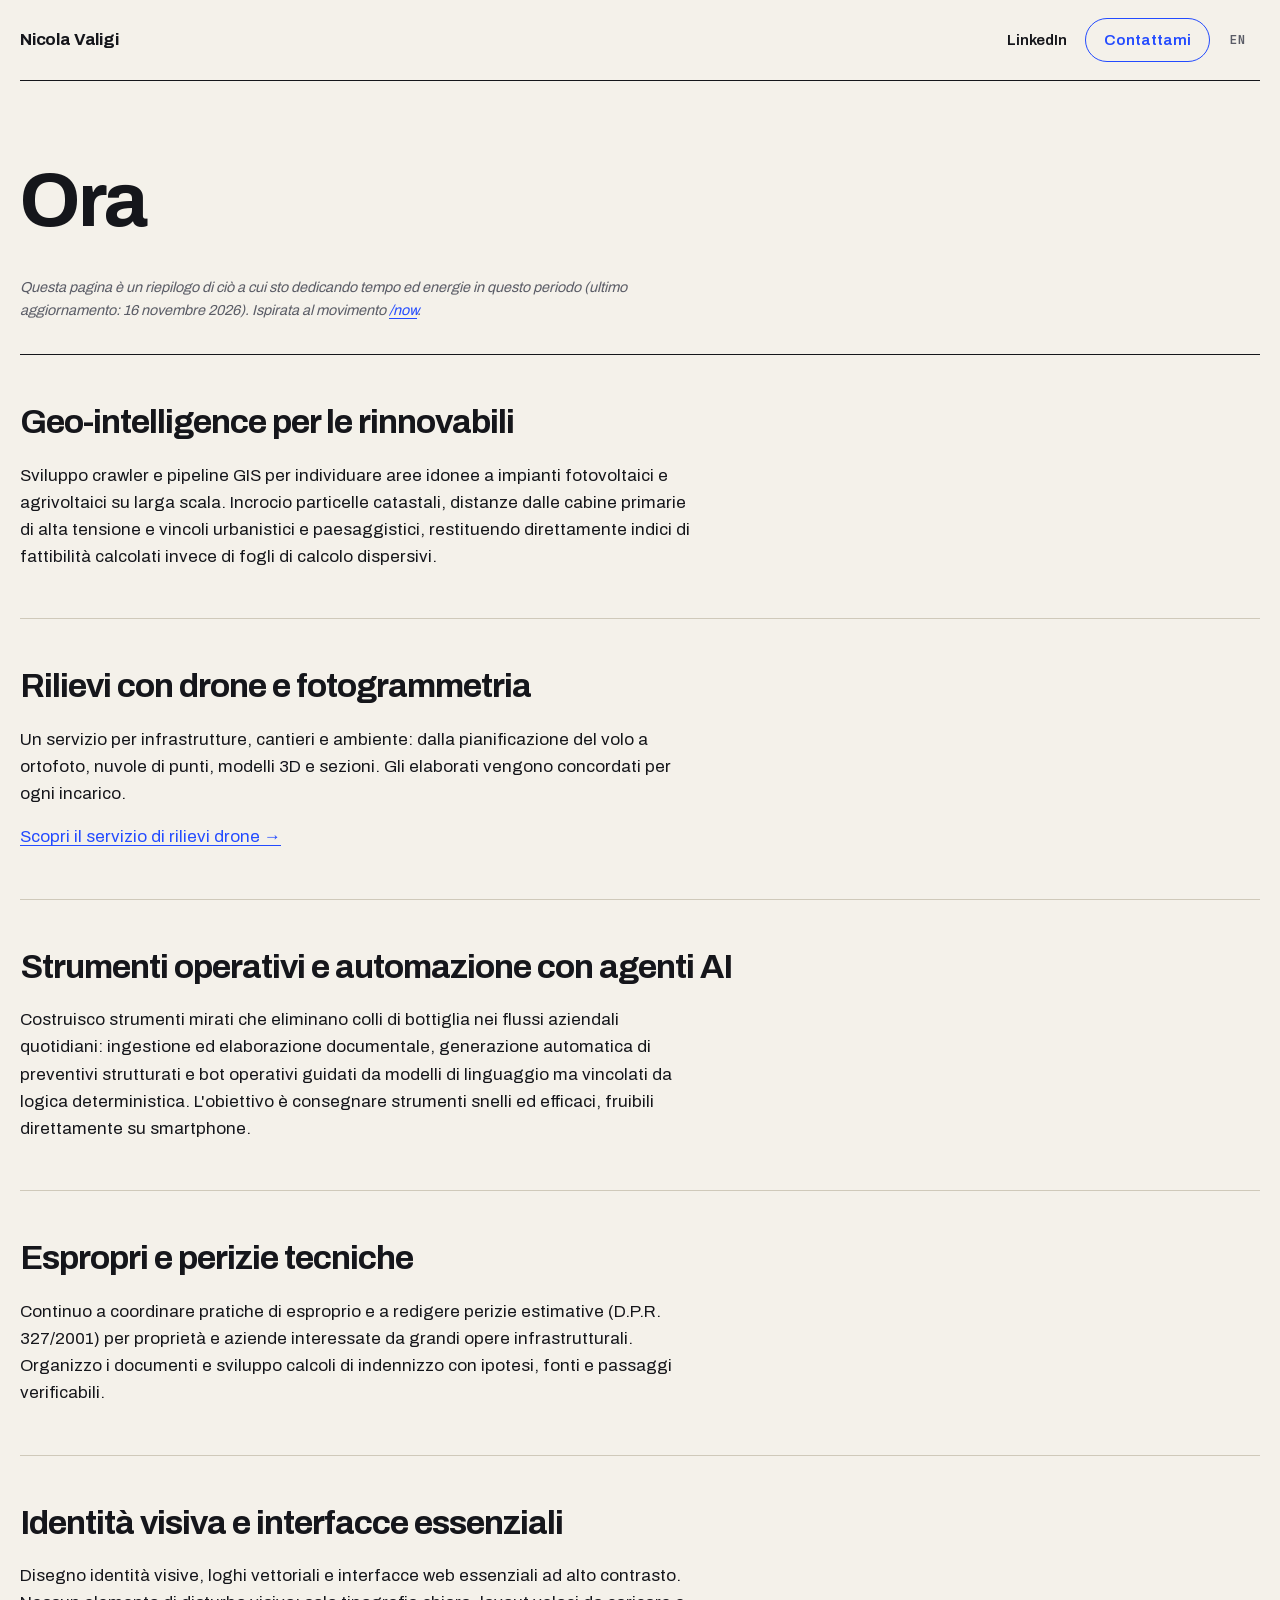
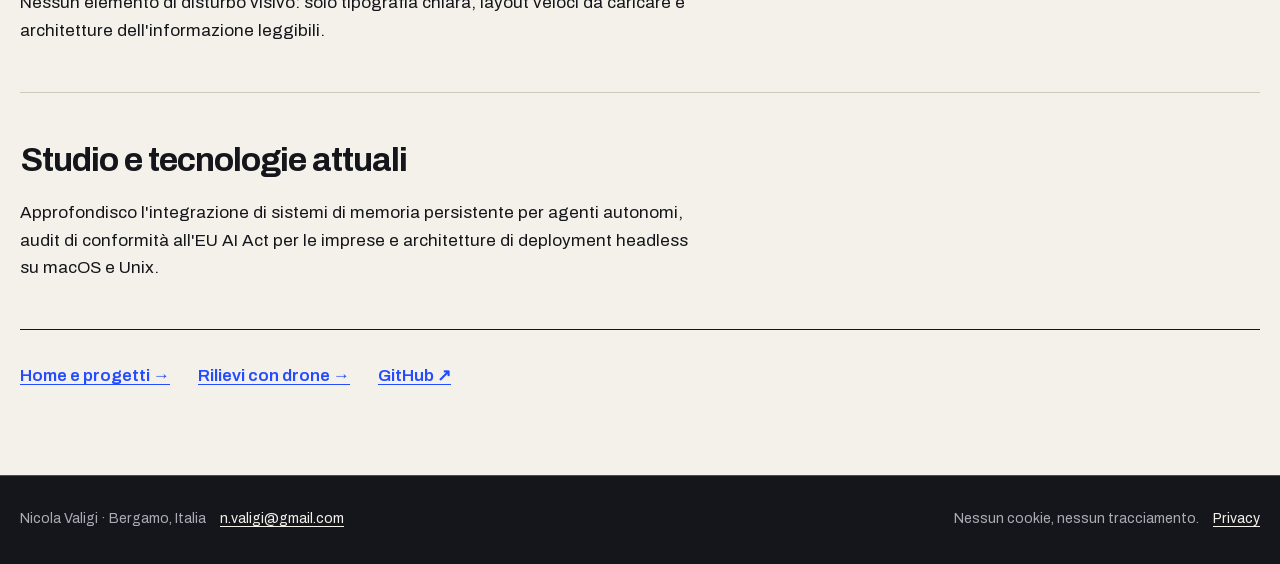
<file: ora.html>
<!DOCTYPE html>
<html lang="it">
<head>
<meta charset="utf-8">
<meta name="viewport" content="width=device-width, initial-scale=1, viewport-fit=cover">
<title>Progetti e attività attuali | Nicola Valigi</title>
<meta name="title" content="Nicola Valigi | Ora">
<link rel="me" href="https://github.com/nicolavaligi">
<link rel="me" href="https://www.linkedin.com/in/nicola-valigi-288418447/">
<meta name="twitter:url" content="https://www.nicvaligi.com/ora.html">
<meta name="theme-color" content="#F4F1EA">
<meta name="theme-color" content="#F4F1EA">
<meta name="apple-mobile-web-app-capable" content="yes">
<meta name="mobile-web-app-capable" content="yes">
<meta name="apple-mobile-web-app-status-bar-style" content="black-translucent">
<meta name="apple-mobile-web-app-title" content="Valigi">
<link rel="manifest" href="manifest.json">
<link rel="apple-touch-icon" href="icona-180.png">
<link rel="icon" href="data:image/svg+xml,%3Csvg xmlns='http://www.w3.org/2000/svg' viewBox='0 0 32 32'%3E%3Crect width='32' height='32' fill='%23000'/%3E%3Ctext x='16' y='21' text-anchor='middle' font-family='ui-monospace,monospace' font-size='11' fill='%232E56FF'%3ENV%3C/text%3E%3C/svg%3E">
<link rel="stylesheet" href="fonts.css">
<meta name="description" content="I progetti e le attività di Nicola Valigi: geo-intelligence, piattaforme digitali, dati territoriali e strumenti con agenti AI.">
<meta name="robots" content="index,follow,max-image-preview:large">
<meta name="author" content="Nicola Valigi">
<meta name="twitter:card" content="summary_large_image">
<meta name="twitter:title" content="Progetti e attività attuali | Nicola Valigi">
<meta name="twitter:description" content="I progetti e le attività di Nicola Valigi: geo-intelligence, piattaforme digitali, dati territoriali e strumenti con agenti AI.">
<meta name="twitter:image" content="https://www.nicvaligi.com/og.png">
<meta name="twitter:image:alt" content="Nicola Valigi — Geo-intelligence">
<meta property="og:type" content="website">
<meta property="og:title" content="Progetti e attività attuali | Nicola Valigi">
<meta property="og:description" content="I progetti e le attività di Nicola Valigi: geo-intelligence, piattaforme digitali, dati territoriali e strumenti con agenti AI.">
<meta property="og:url" content="https://www.nicvaligi.com/ora.html">
<meta property="og:site_name" content="Nicola Valigi">
<meta property="og:locale" content="it_IT">
<meta property="og:locale:alternate" content="en_US">
<meta property="og:image" content="https://www.nicvaligi.com/og.png">
<meta property="og:image:width" content="1200">
<meta property="og:image:height" content="630">
<meta property="og:image:alt" content="Nicola Valigi — Geo-intelligence">
<link rel="canonical" href="https://www.nicvaligi.com/ora.html">
<link rel="alternate" hreflang="it" href="https://www.nicvaligi.com/ora.html">
<link rel="alternate" hreflang="en" href="https://www.nicvaligi.com/en/now.html">
<link rel="alternate" hreflang="x-default" href="https://www.nicvaligi.com/ora.html">
<script type="application/ld+json">{"@context":"https://schema.org","@graph":[{"@type":"Person","@id":"https://www.nicvaligi.com/#nicola","name":"Nicola Valigi","url":"https://www.nicvaligi.com/","image":"https://www.nicvaligi.com/img/nicola-valigi-al-lavoro.jpeg","email":"n.valigi@gmail.com","homeLocation":{"@type":"Place","name":"Bergamo, Italia"},"knowsLanguage":["it","en"],"sameAs":["https://www.linkedin.com/in/nicola-valigi-288418447/","https://github.com/nicolavaligi"],"knowsAbout":["Geo-intelligence","GIS","Fotogrammetria","Rilievi con drone","Agenti AI","Infrastrutture"]},{"@type":"WebSite","@id":"https://www.nicvaligi.com/#sito","url":"https://www.nicvaligi.com/","name":"Nicola Valigi","inLanguage":["it","en"],"publisher":{"@id":"https://www.nicvaligi.com/#nicola"}},{"@type":"BreadcrumbList","@id":"https://www.nicvaligi.com/ora.html#percorso","itemListElement":[{"@type":"ListItem","position":1,"name":"Home","item":"https://www.nicvaligi.com/"},{"@type":"ListItem","position":2,"name":"Progetti e attività attuali","item":"https://www.nicvaligi.com/ora.html"}]},{"@type":"WebPage","@id":"https://www.nicvaligi.com/ora.html#pagina","url":"https://www.nicvaligi.com/ora.html","name":"Progetti e attività attuali | Nicola Valigi","description":"I progetti e le attività di Nicola Valigi: geo-intelligence, piattaforme digitali, dati territoriali e strumenti con agenti AI.","inLanguage":"it","isPartOf":{"@id":"https://www.nicvaligi.com/#sito"},"about":{"@id":"https://www.nicvaligi.com/#nicola"},"breadcrumb":{"@id":"https://www.nicvaligi.com/ora.html#percorso"}}]}</script>
<link rel="stylesheet" href="stile.css">
<link rel="stylesheet" href="documenti.css">
</head>
<body><a class="salta" href="#contenuto">Vai al contenuto</a><header class="contenitore testata"><a class="marchio" href="/#contenuto">Nicola Valigi</a><nav class="menu" aria-label="Menu principale"><a href="https://www.linkedin.com/in/nicola-valigi-288418447/" target="_blank" rel="noopener noreferrer">LinkedIn</a><a class="contatto" href="#contatto">Contattami</a><a class="lingua" href="/en/now.html" hreflang="en" lang="en" aria-label="English">EN</a></nav></header><main class="documento contenitore" id="contenuto" tabindex="-1">
  <h1>Ora</h1>
  <p class="nota"><em>Questa pagina è un riepilogo di ciò a cui sto dedicando tempo ed energie in questo periodo (ultimo aggiornamento: <time datetime="2026-11-16">16 novembre 2026</time>). Ispirata al movimento <a href="https://nownownow.com/about" rel="noopener noreferrer" target="_blank">/now</a>.</em></p>

  <article>
    <h2>Geo-intelligence per le rinnovabili</h2>
    <p>Sviluppo crawler e pipeline GIS per individuare aree idonee a impianti fotovoltaici e agrivoltaici su larga scala. Incrocio particelle catastali, distanze dalle cabine primarie di alta tensione e vincoli urbanistici e paesaggistici, restituendo direttamente indici di fattibilità calcolati invece di fogli di calcolo dispersivi.</p>
  </article><article><h2>Rilievi con drone e fotogrammetria</h2><p>Un servizio per infrastrutture, cantieri e ambiente: dalla pianificazione del volo a ortofoto, nuvole di punti, modelli 3D e sezioni. Gli elaborati vengono concordati per ogni incarico.</p><p><a href="/rilievi-drone.html">Scopri il servizio di rilievi drone &rarr;</a></p></article>

  <article>
    <h2>Strumenti operativi e automazione con agenti AI</h2>
    <p>Costruisco strumenti mirati che eliminano colli di bottiglia nei flussi aziendali quotidiani: ingestione ed elaborazione documentale, generazione automatica di preventivi strutturati e bot operativi guidati da modelli di linguaggio ma vincolati da logica deterministica. L'obiettivo è consegnare strumenti snelli ed efficaci, fruibili direttamente su smartphone.</p>
  </article>

  <article>
    <h2>Espropri e perizie tecniche</h2>
    <p>Continuo a coordinare pratiche di esproprio e a redigere perizie estimative (D.P.R. 327/2001) per proprietà e aziende interessate da grandi opere infrastrutturali. Organizzo i documenti e sviluppo calcoli di indennizzo con ipotesi, fonti e passaggi verificabili.</p>
  </article>

  <article>
    <h2>Identità visiva e interfacce essenziali</h2>
    <p>Disegno identità visive, loghi vettoriali e interfacce web essenziali ad alto contrasto. Nessun elemento di disturbo visivo: solo tipografia chiara, layout veloci da caricare e architetture dell'informazione leggibili.</p>
  </article>

  <article>
    <h2>Studio e tecnologie attuali</h2>
    <p>Approfondisco l'integrazione di sistemi di memoria persistente per agenti autonomi, audit di conformità all'EU AI Act per le imprese e architetture di deployment headless su macOS e Unix.</p>
  </article>
<div class="documento-relativi"><a href="/#contenuto">Home e progetti &rarr;</a><a href="/rilievi-drone.html">Rilievi con drone &rarr;</a><a href="https://github.com/nicolavaligi" target="_blank" rel="noopener noreferrer">GitHub &nearr;</a></div></main><footer class="piede" id="contatto"><div class="contenitore"><p><span>Nicola Valigi · Bergamo, Italia</span><a href="mailto:n.valigi@gmail.com">n.valigi@gmail.com</a></p><p><span>Nessun cookie, nessun tracciamento.</span><a href="/privacy.html">Privacy</a></p></div></footer></body></html>
</file>
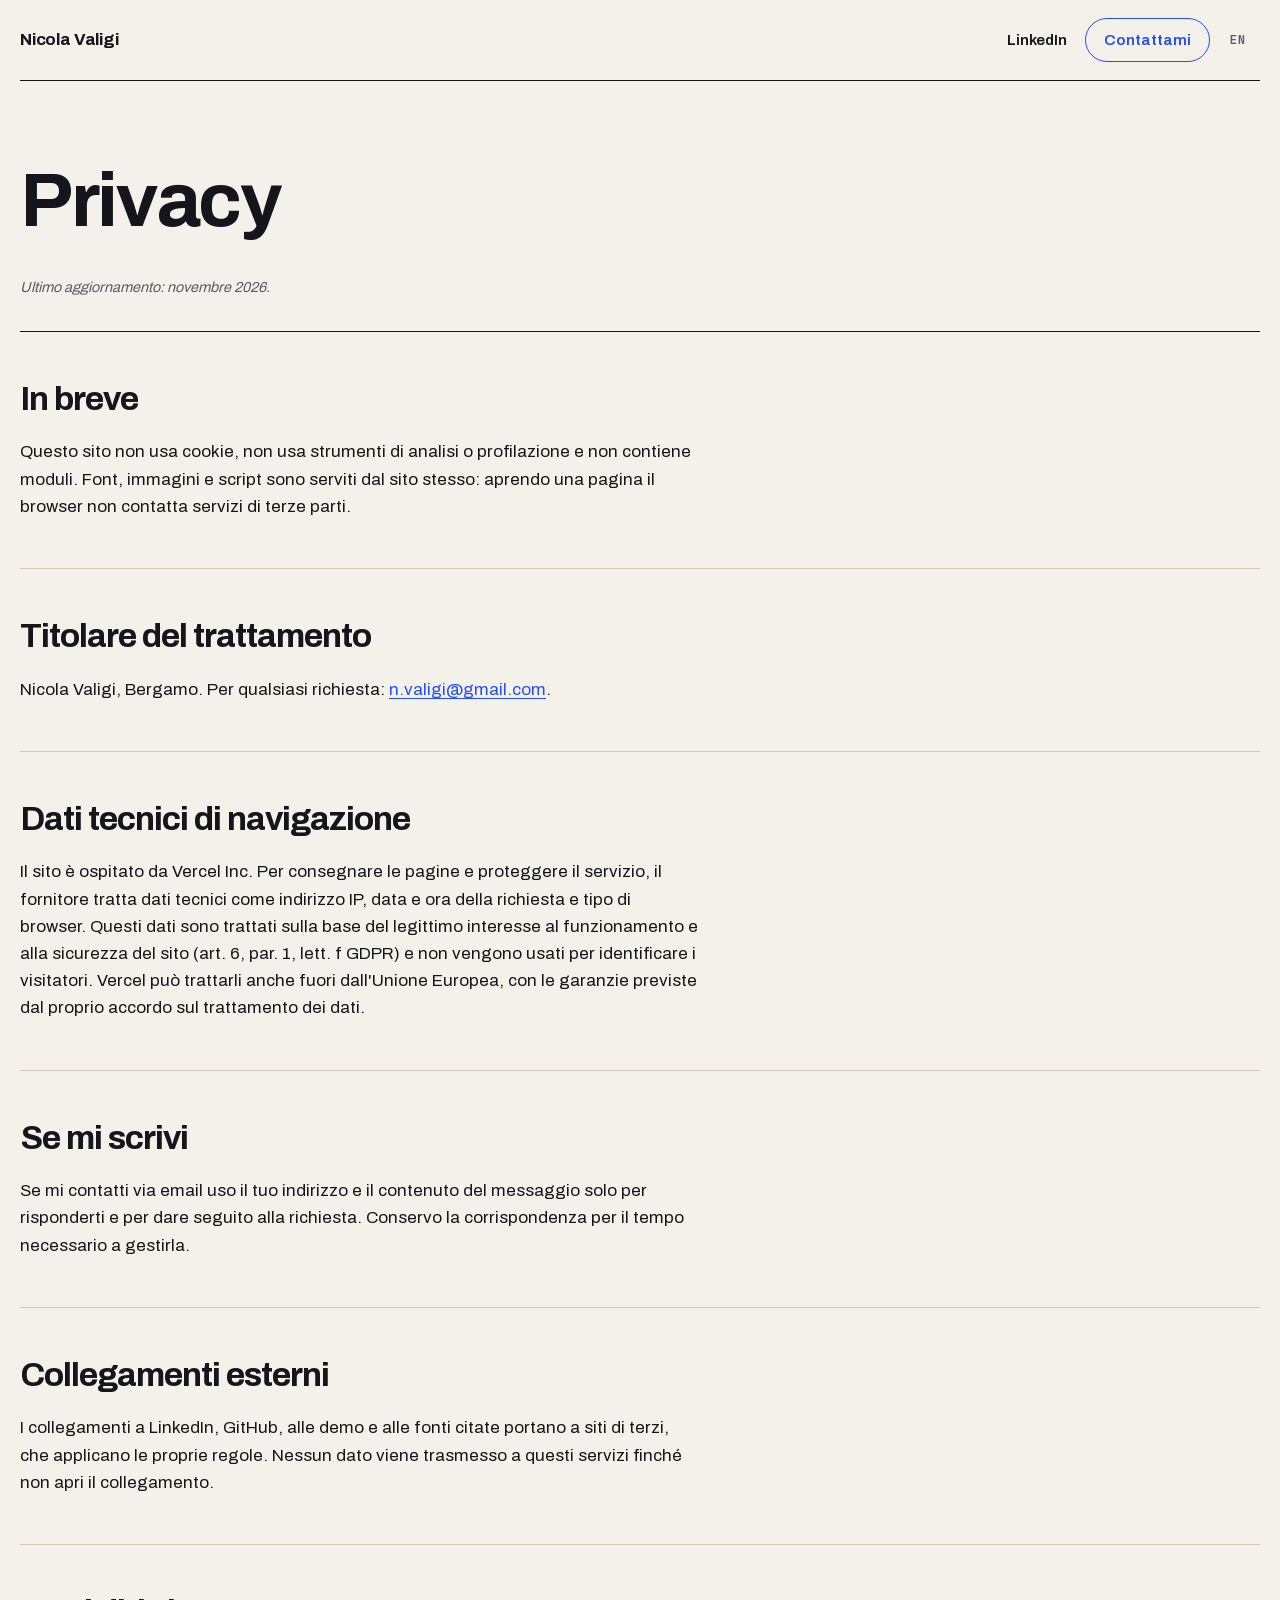
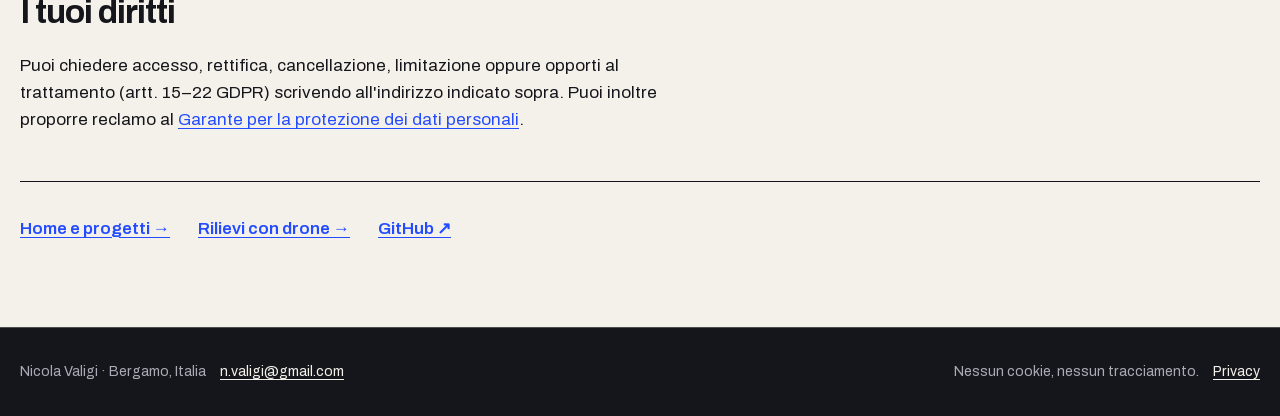
<file: privacy.html>
<!DOCTYPE html>
<html lang="it">
<head>
<meta charset="utf-8">
<meta name="viewport" content="width=device-width, initial-scale=1, viewport-fit=cover">
<title>Privacy e dati di navigazione | Nicola Valigi</title>
<meta name="theme-color" content="#F4F1EA">
<link rel="manifest" href="manifest.json">
<link rel="apple-touch-icon" href="icona-180.png">
<link rel="icon" href="icona.svg" type="image/svg+xml">
<link rel="preload" href="fonts/archivo-latin.woff2" as="font" type="font/woff2" crossorigin>
<link rel="stylesheet" href="fonts.css">
<meta name="description" content="Informazioni sui dati di navigazione e sui contatti email del sito di Nicola Valigi. Nessun cookie di profilazione, nessun tracciamento.">
<meta name="robots" content="index,follow,max-image-preview:large">
<meta name="author" content="Nicola Valigi">
<meta name="twitter:card" content="summary_large_image">
<meta name="twitter:title" content="Privacy e dati di navigazione | Nicola Valigi">
<meta name="twitter:description" content="Informazioni sui dati di navigazione e sui contatti email del sito di Nicola Valigi. Nessun cookie di profilazione, nessun tracciamento.">
<meta name="twitter:image" content="https://www.nicvaligi.com/og.png">
<meta name="twitter:image:alt" content="Nicola Valigi — Geo-intelligence">
<meta property="og:type" content="website">
<meta property="og:title" content="Privacy e dati di navigazione | Nicola Valigi">
<meta property="og:description" content="Informazioni sui dati di navigazione e sui contatti email del sito di Nicola Valigi. Nessun cookie di profilazione, nessun tracciamento.">
<meta property="og:url" content="https://www.nicvaligi.com/privacy.html">
<meta property="og:site_name" content="Nicola Valigi">
<meta property="og:locale" content="it_IT">
<meta property="og:locale:alternate" content="en_US">
<meta property="og:image" content="https://www.nicvaligi.com/og.png">
<meta property="og:image:width" content="1200">
<meta property="og:image:height" content="630">
<meta property="og:image:alt" content="Nicola Valigi — Geo-intelligence">
<link rel="canonical" href="https://www.nicvaligi.com/privacy.html">
<link rel="alternate" hreflang="it" href="https://www.nicvaligi.com/privacy.html">
<link rel="alternate" hreflang="en" href="https://www.nicvaligi.com/en/privacy.html">
<link rel="alternate" hreflang="x-default" href="https://www.nicvaligi.com/privacy.html">
<script type="application/ld+json">{"@context":"https://schema.org","@graph":[{"@type":"Person","@id":"https://www.nicvaligi.com/#nicola","name":"Nicola Valigi","url":"https://www.nicvaligi.com/","image":"https://www.nicvaligi.com/img/nicola-valigi-al-lavoro.jpeg","email":"n.valigi@gmail.com","homeLocation":{"@type":"Place","name":"Bergamo, Italia"},"knowsLanguage":["it","en"],"sameAs":["https://www.linkedin.com/in/nicola-valigi-288418447/","https://github.com/nicolavaligi"],"knowsAbout":["Geo-intelligence","GIS","Fotogrammetria","Rilievi con drone","Agenti AI","Infrastrutture"]},{"@type":"WebSite","@id":"https://www.nicvaligi.com/#sito","url":"https://www.nicvaligi.com/","name":"Nicola Valigi","inLanguage":["it","en"],"publisher":{"@id":"https://www.nicvaligi.com/#nicola"}},{"@type":"BreadcrumbList","@id":"https://www.nicvaligi.com/privacy.html#percorso","itemListElement":[{"@type":"ListItem","position":1,"name":"Home","item":"https://www.nicvaligi.com/"},{"@type":"ListItem","position":2,"name":"Privacy e dati di navigazione","item":"https://www.nicvaligi.com/privacy.html"}]},{"@type":"WebPage","@id":"https://www.nicvaligi.com/privacy.html#pagina","url":"https://www.nicvaligi.com/privacy.html","name":"Privacy e dati di navigazione | Nicola Valigi","description":"Informazioni sui dati di navigazione e sui contatti email del sito di Nicola Valigi. Nessun cookie di profilazione, nessun tracciamento.","inLanguage":"it","isPartOf":{"@id":"https://www.nicvaligi.com/#sito"},"about":{"@id":"https://www.nicvaligi.com/#nicola"},"breadcrumb":{"@id":"https://www.nicvaligi.com/privacy.html#percorso"}}]}</script>
<link rel="stylesheet" href="stile.css">
<link rel="stylesheet" href="documenti.css">
</head>
<body><a class="salta" href="#contenuto">Vai al contenuto</a><header class="contenitore testata"><a class="marchio" href="/#contenuto">Nicola Valigi</a><nav class="menu" aria-label="Menu principale"><a href="https://www.linkedin.com/in/nicola-valigi-288418447/" target="_blank" rel="noopener noreferrer">LinkedIn</a><a class="contatto" href="#contatto">Contattami</a><a class="lingua" href="/en/privacy.html" hreflang="en" lang="en" aria-label="English">EN</a></nav></header><main class="documento contenitore" id="contenuto" tabindex="-1">
  <h1>Privacy</h1>
  <p class="nota"><em>Ultimo aggiornamento: <time datetime="2026-11">novembre 2026</time>.</em></p>

  <article>
    <h2>In breve</h2>
    <p>Questo sito non usa cookie, non usa strumenti di analisi o profilazione e non contiene moduli. Font, immagini e script sono serviti dal sito stesso: aprendo una pagina il browser non contatta servizi di terze parti.</p>
  </article>

  <article>
    <h2>Titolare del trattamento</h2>
    <p>Nicola Valigi, Bergamo. Per qualsiasi richiesta: <a href="mailto:n.valigi@gmail.com">n.valigi@gmail.com</a>.</p>
  </article>

  <article>
    <h2>Dati tecnici di navigazione</h2>
    <p>Il sito è ospitato da Vercel Inc. Per consegnare le pagine e proteggere il servizio, il fornitore tratta dati tecnici come indirizzo IP, data e ora della richiesta e tipo di browser. Questi dati sono trattati sulla base del legittimo interesse al funzionamento e alla sicurezza del sito (art. 6, par. 1, lett. f GDPR) e non vengono usati per identificare i visitatori. Vercel può trattarli anche fuori dall'Unione Europea, con le garanzie previste dal proprio accordo sul trattamento dei dati.</p>
  </article>

  <article>
    <h2>Se mi scrivi</h2>
    <p>Se mi contatti via email uso il tuo indirizzo e il contenuto del messaggio solo per risponderti e per dare seguito alla richiesta. Conservo la corrispondenza per il tempo necessario a gestirla.</p>
  </article>

  <article>
    <h2>Collegamenti esterni</h2>
    <p>I collegamenti a LinkedIn, GitHub, alle demo e alle fonti citate portano a siti di terzi, che applicano le proprie regole. Nessun dato viene trasmesso a questi servizi finché non apri il collegamento.</p>
  </article>

  <article>
    <h2>I tuoi diritti</h2>
    <p>Puoi chiedere accesso, rettifica, cancellazione, limitazione oppure opporti al trattamento (artt. 15–22 GDPR) scrivendo all'indirizzo indicato sopra. Puoi inoltre proporre reclamo al <a href="https://www.garanteprivacy.it/" target="_blank" rel="noopener noreferrer">Garante per la protezione dei dati personali</a>.</p>
  </article>
<div class="documento-relativi"><a href="/#contenuto">Home e progetti &rarr;</a><a href="/rilievi-drone.html">Rilievi con drone &rarr;</a><a href="https://github.com/nicolavaligi" target="_blank" rel="noopener noreferrer">GitHub &nearr;</a></div></main><footer class="piede" id="contatto"><div class="contenitore"><p><span>Nicola Valigi · Bergamo, Italia</span><a href="mailto:n.valigi@gmail.com">n.valigi@gmail.com</a></p><p><span>Nessun cookie, nessun tracciamento.</span><a href="/privacy.html">Privacy</a></p></div></footer></body></html>
</file>
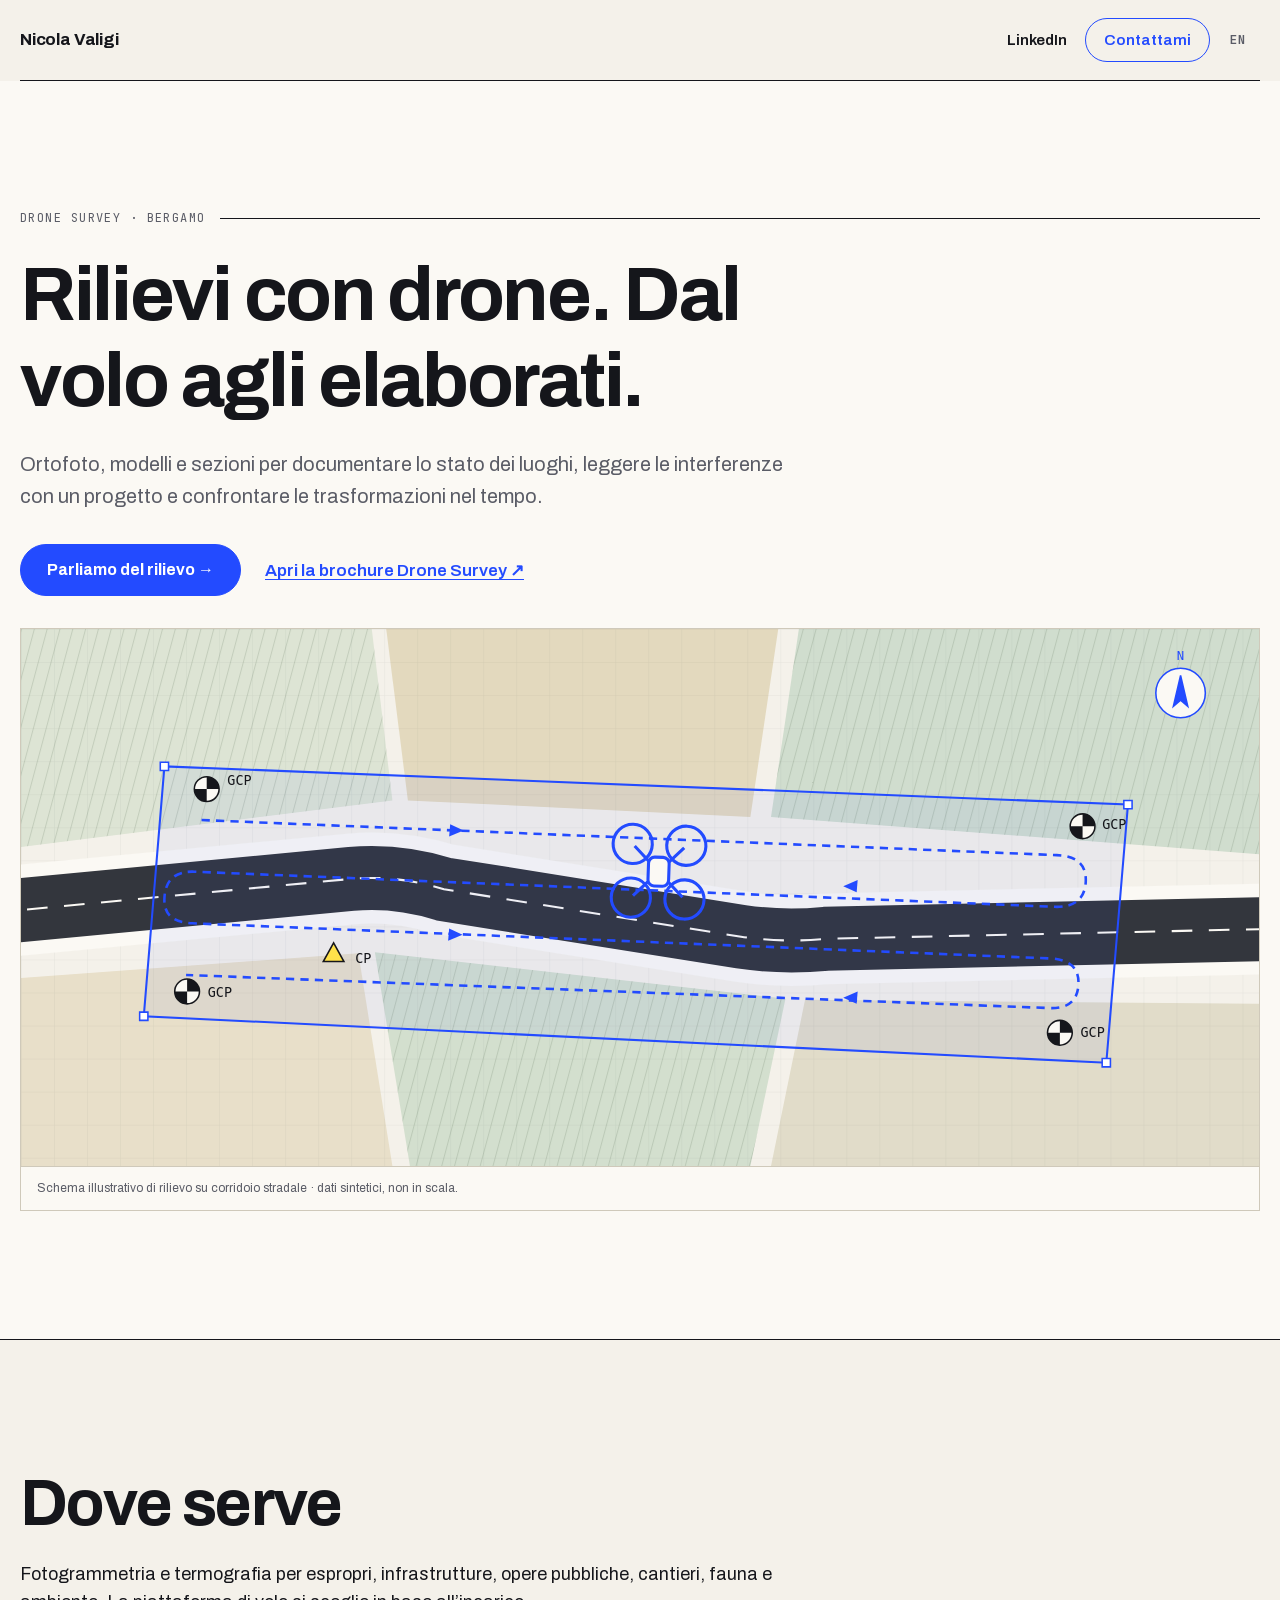
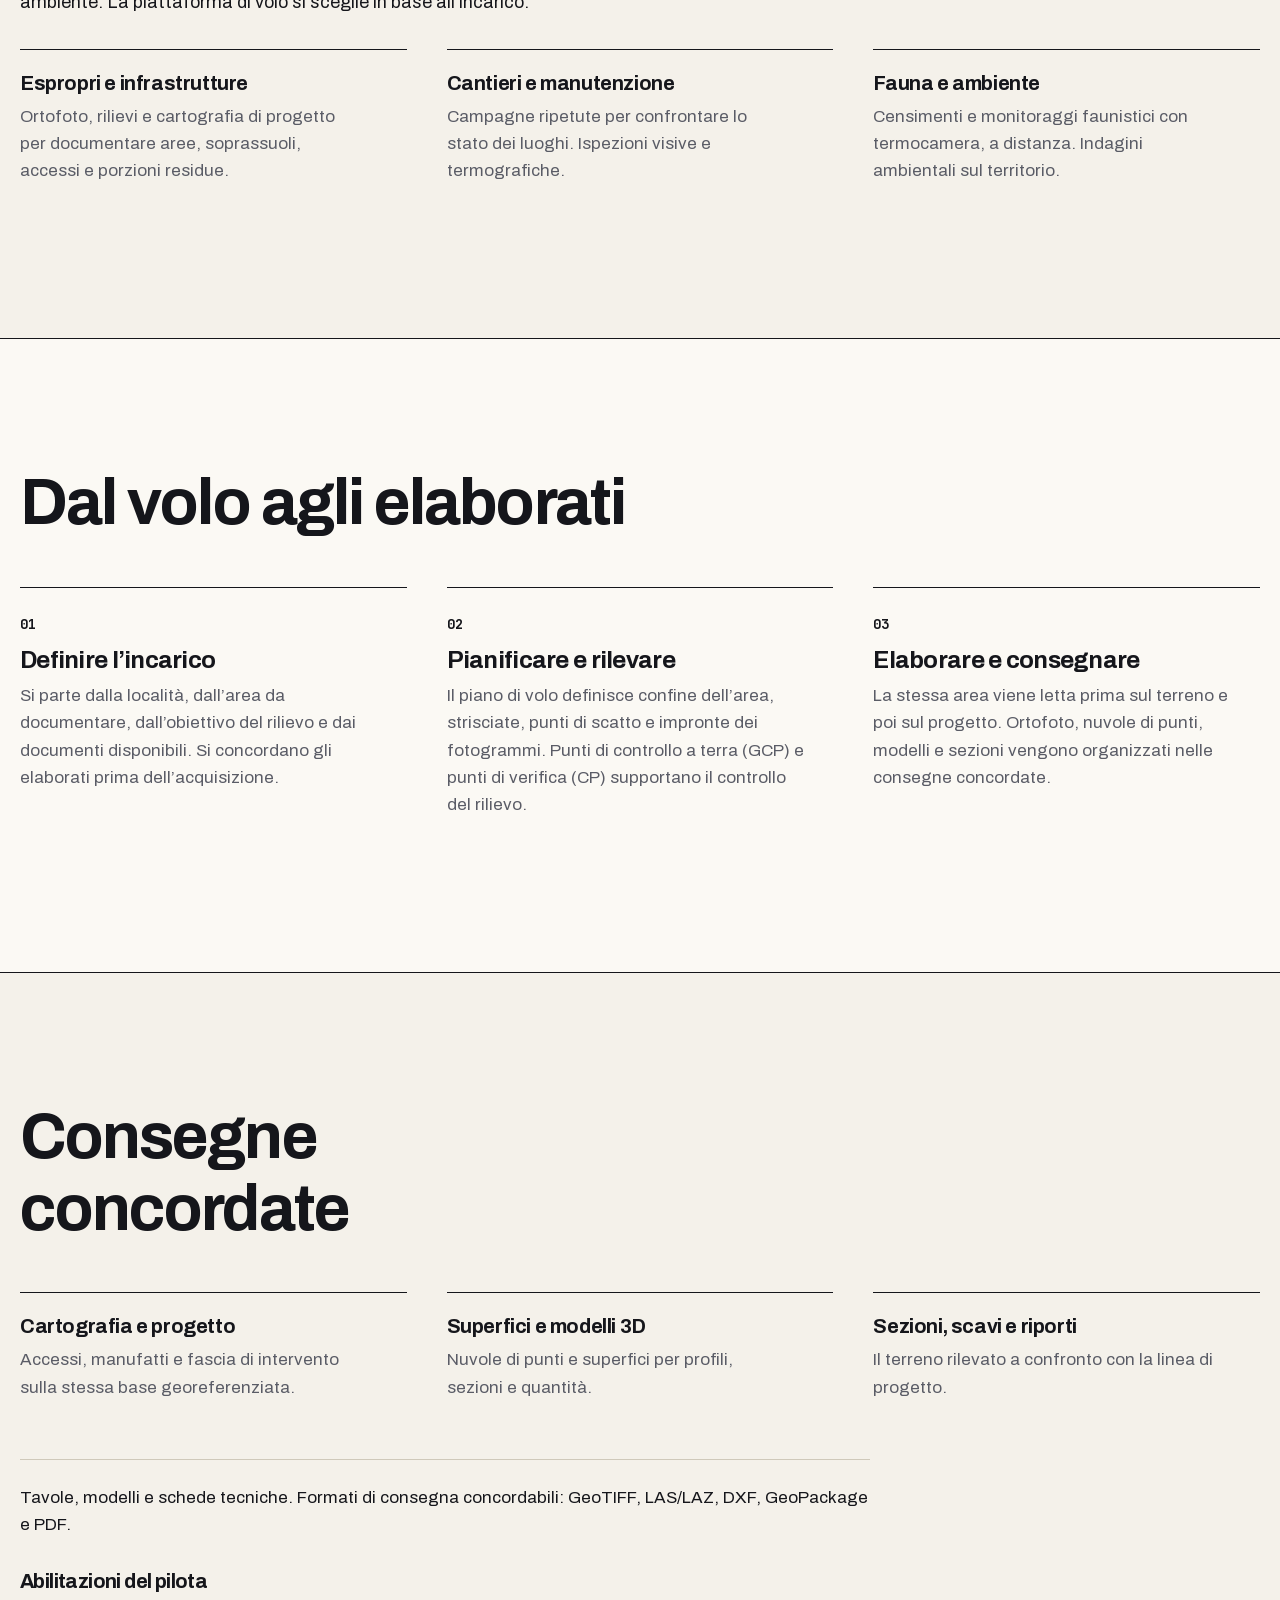
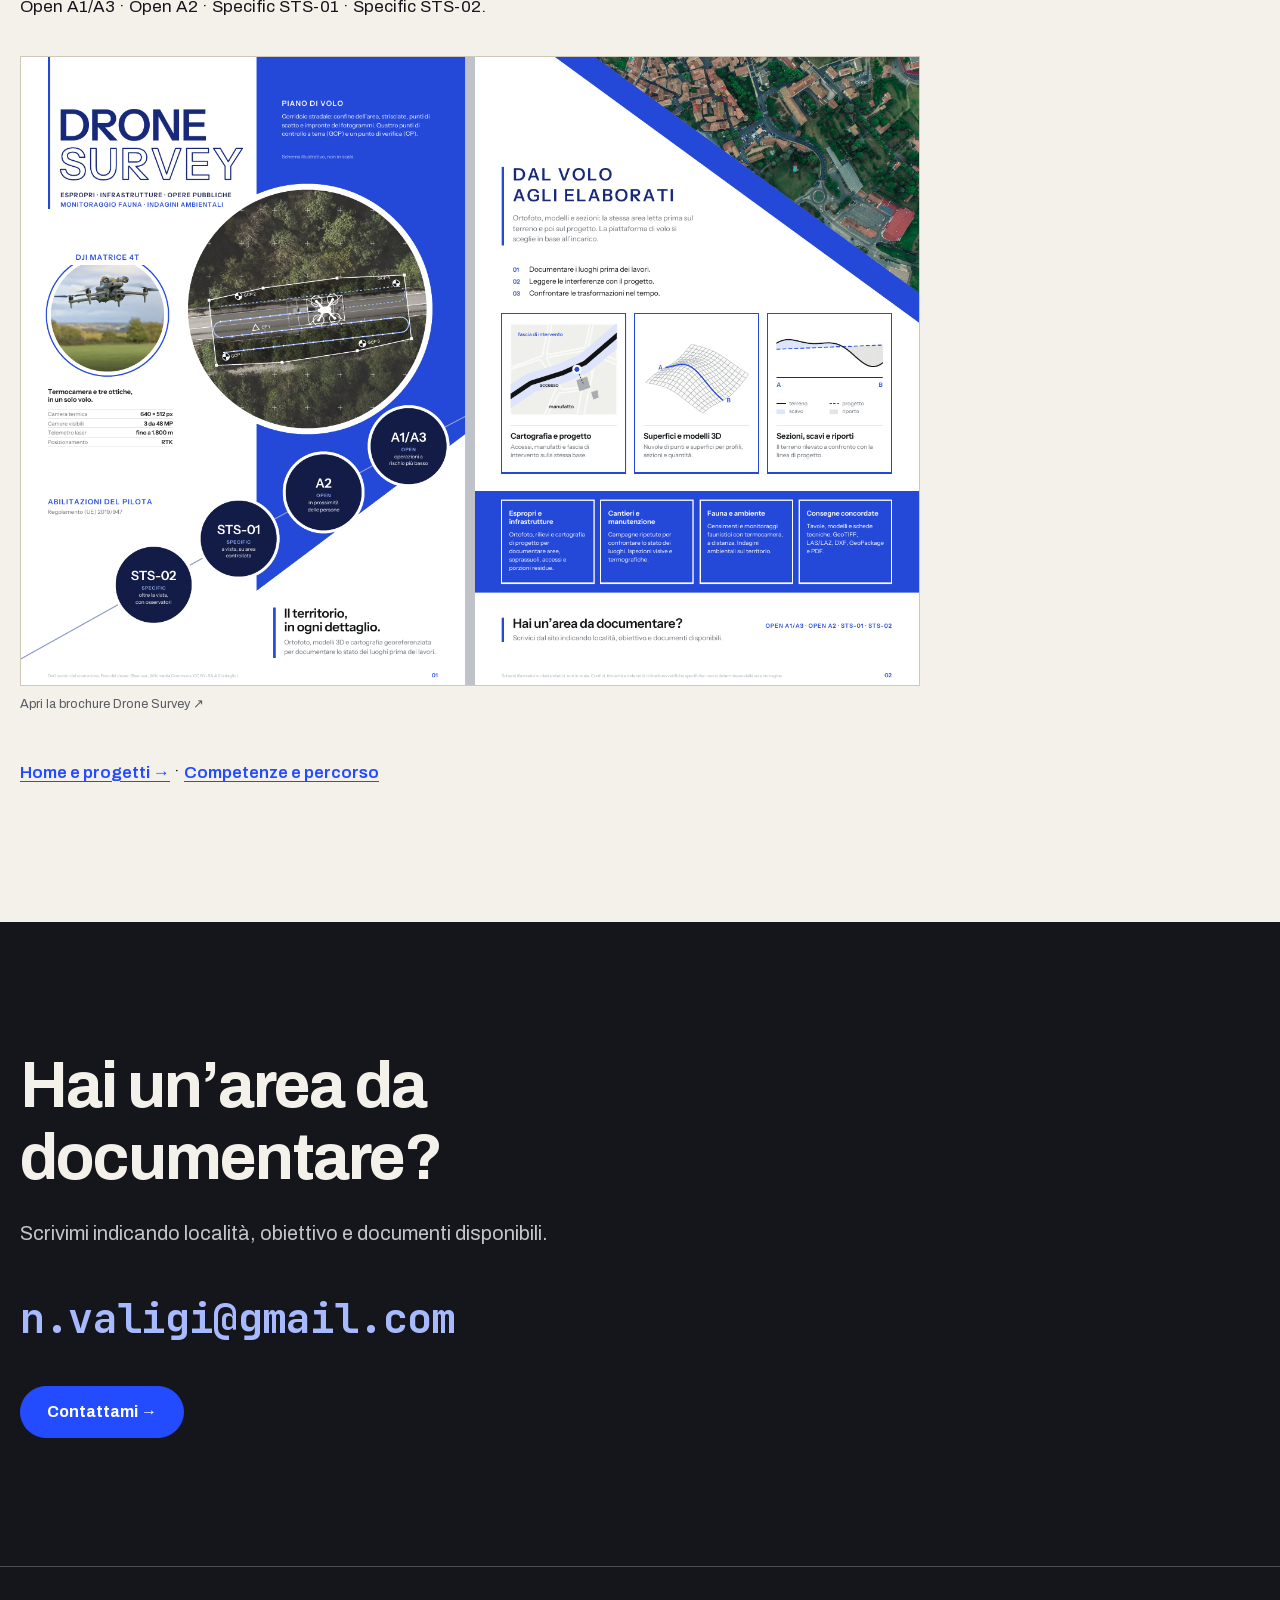
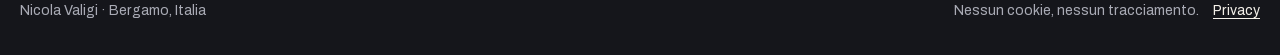
<file: rilievi-drone.html>
<!DOCTYPE html>
<html lang="it"><head><meta charset="utf-8"><meta name="viewport" content="width=device-width, initial-scale=1, viewport-fit=cover">
<title>Rilievi drone e fotogrammetria a Bergamo | Nicola Valigi</title><meta name="theme-color" content="#F4F1EA">
<link rel="icon" href="icona.svg" type="image/svg+xml"><link rel="preload" href="fonts/archivo-latin.woff2" as="font" type="font/woff2" crossorigin>
<link rel="stylesheet" href="fonts.css"><link rel="stylesheet" href="stile.css">
<meta name="description" content="Rilievi con drone, ortofoto, nuvole di punti, modelli 3D e termografia per infrastrutture, cantieri e ambiente. Nicola Valigi, Bergamo.">
<meta name="robots" content="index,follow,max-image-preview:large">
<meta name="author" content="Nicola Valigi">
<meta name="twitter:card" content="summary_large_image">
<meta name="twitter:title" content="Rilievi drone e fotogrammetria a Bergamo | Nicola Valigi">
<meta name="twitter:description" content="Rilievi con drone, ortofoto, nuvole di punti, modelli 3D e termografia per infrastrutture, cantieri e ambiente. Nicola Valigi, Bergamo.">
<meta name="twitter:image" content="https://www.nicvaligi.com/og.png">
<meta name="twitter:image:alt" content="Nicola Valigi — Geo-intelligence">
<meta property="og:type" content="website">
<meta property="og:title" content="Rilievi drone e fotogrammetria a Bergamo | Nicola Valigi">
<meta property="og:description" content="Rilievi con drone, ortofoto, nuvole di punti, modelli 3D e termografia per infrastrutture, cantieri e ambiente. Nicola Valigi, Bergamo.">
<meta property="og:url" content="https://www.nicvaligi.com/rilievi-drone.html">
<meta property="og:site_name" content="Nicola Valigi">
<meta property="og:locale" content="it_IT">
<meta property="og:locale:alternate" content="en_US">
<meta property="og:image" content="https://www.nicvaligi.com/og.png">
<meta property="og:image:width" content="1200">
<meta property="og:image:height" content="630">
<meta property="og:image:alt" content="Nicola Valigi — Geo-intelligence">
<link rel="canonical" href="https://www.nicvaligi.com/rilievi-drone.html">
<link rel="alternate" hreflang="it" href="https://www.nicvaligi.com/rilievi-drone.html">
<link rel="alternate" hreflang="en" href="https://www.nicvaligi.com/en/drone-surveys.html">
<link rel="alternate" hreflang="x-default" href="https://www.nicvaligi.com/rilievi-drone.html">
<script type="application/ld+json">{"@context":"https://schema.org","@graph":[{"@type":"Person","@id":"https://www.nicvaligi.com/#nicola","name":"Nicola Valigi","url":"https://www.nicvaligi.com/","image":"https://www.nicvaligi.com/img/nicola-valigi-al-lavoro.jpeg","email":"n.valigi@gmail.com","homeLocation":{"@type":"Place","name":"Bergamo, Italia"},"knowsLanguage":["it","en"],"sameAs":["https://www.linkedin.com/in/nicola-valigi-288418447/","https://github.com/nicolavaligi"],"knowsAbout":["Geo-intelligence","GIS","Fotogrammetria","Rilievi con drone","Agenti AI","Infrastrutture"]},{"@type":"WebSite","@id":"https://www.nicvaligi.com/#sito","url":"https://www.nicvaligi.com/","name":"Nicola Valigi","inLanguage":["it","en"],"publisher":{"@id":"https://www.nicvaligi.com/#nicola"}},{"@type":"Service","@id":"https://www.nicvaligi.com/rilievi-drone.html#servizio","name":"Rilievi drone e fotogrammetria","serviceType":["Fotogrammetria","Termografia","Ortofoto","Modelli 3D"],"description":"Rilievi con drone, ortofoto, nuvole di punti, modelli 3D e termografia per infrastrutture, cantieri e ambiente. Nicola Valigi, Bergamo.","url":"https://www.nicvaligi.com/rilievi-drone.html","provider":{"@id":"https://www.nicvaligi.com/#nicola"},"image":"https://www.nicvaligi.com/img/drone-survey-schema.svg"},{"@type":"BreadcrumbList","@id":"https://www.nicvaligi.com/rilievi-drone.html#percorso","itemListElement":[{"@type":"ListItem","position":1,"name":"Home","item":"https://www.nicvaligi.com/"},{"@type":"ListItem","position":2,"name":"Rilievi drone e fotogrammetria a Bergamo","item":"https://www.nicvaligi.com/rilievi-drone.html"}]},{"@type":"WebPage","@id":"https://www.nicvaligi.com/rilievi-drone.html#pagina","url":"https://www.nicvaligi.com/rilievi-drone.html","name":"Rilievi drone e fotogrammetria a Bergamo | Nicola Valigi","description":"Rilievi con drone, ortofoto, nuvole di punti, modelli 3D e termografia per infrastrutture, cantieri e ambiente. Nicola Valigi, Bergamo.","inLanguage":"it","isPartOf":{"@id":"https://www.nicvaligi.com/#sito"},"about":{"@id":"https://www.nicvaligi.com/#nicola"},"mainEntity":{"@id":"https://www.nicvaligi.com/rilievi-drone.html#servizio"},"breadcrumb":{"@id":"https://www.nicvaligi.com/rilievi-drone.html#percorso"}}]}</script>
</head><body><a class="salta" href="#contenuto">Vai al contenuto</a>
<header class="contenitore testata"><a class="marchio" href="/#contenuto">Nicola Valigi</a><nav class="menu" aria-label="Menu principale"><a href="https://www.linkedin.com/in/nicola-valigi-288418447/" target="_blank" rel="noopener noreferrer">LinkedIn</a><a class="contatto" href="#contatto">Contattami</a><a class="lingua" href="/en/drone-surveys.html" hreflang="en" lang="en" aria-label="English">EN</a></nav></header>
<main id="contenuto" tabindex="-1">
<section class="sezione drone-apertura"><div class="contenitore"><p class="tav">Drone Survey · Bergamo</p><h1>Rilievi con drone. Dal volo agli elaborati.</h1><p class="intro">Ortofoto, modelli e sezioni per documentare lo stato dei luoghi, leggere le interferenze con un progetto e confrontare le trasformazioni nel tempo.</p><div class="azioni"><a class="bottone" href="#contatto">Parliamo del rilievo &rarr;</a><a class="collegamento" href="img/drone-survey-brochure.png" target="_blank" rel="noopener">Apri la brochure Drone Survey &nearr;</a></div><figure class="drone-schema"><img src="img/drone-survey-schema.svg" alt="Schema di piano di volo su un corridoio stradale, con strisciate, punti di controllo GCP e punto di verifica CP" width="1200" height="520" fetchpriority="high"><figcaption>Schema illustrativo di rilievo su corridoio stradale · dati sintetici, non in scala.</figcaption></figure></div></section>
<section class="sezione"><div class="contenitore"><h2>Dove serve</h2><p class="servizio-intro">Fotogrammetria e termografia per espropri, infrastrutture, opere pubbliche, cantieri, fauna e ambiente. La piattaforma di volo si sceglie in base all’incarico.</p><ul class="archivi"><li><h3>Espropri e infrastrutture</h3><p>Ortofoto, rilievi e cartografia di progetto per documentare aree, soprassuoli, accessi e porzioni residue.</p></li><li><h3>Cantieri e manutenzione</h3><p>Campagne ripetute per confrontare lo stato dei luoghi. Ispezioni visive e termografiche.</p></li><li><h3>Fauna e ambiente</h3><p>Censimenti e monitoraggi faunistici con termocamera, a distanza. Indagini ambientali sul territorio.</p></li></ul></div></section>
<section class="sezione chi"><div class="contenitore"><h2>Dal volo agli elaborati</h2><ol class="passi"><li><b>01</b><h3>Definire l’incarico</h3><p>Si parte dalla località, dall’area da documentare, dall’obiettivo del rilievo e dai documenti disponibili. Si concordano gli elaborati prima dell’acquisizione.</p></li><li><b>02</b><h3>Pianificare e rilevare</h3><p>Il piano di volo definisce confine dell’area, strisciate, punti di scatto e impronte dei fotogrammi. Punti di controllo a terra (GCP) e punti di verifica (CP) supportano il controllo del rilievo.</p></li><li><b>03</b><h3>Elaborare e consegnare</h3><p>La stessa area viene letta prima sul terreno e poi sul progetto. Ortofoto, nuvole di punti, modelli e sezioni vengono organizzati nelle consegne concordate.</p></li></ol></div></section>
<section class="sezione"><div class="contenitore"><h2>Consegne concordate</h2><ul class="archivi"><li><h3>Cartografia e progetto</h3><p>Accessi, manufatti e fascia di intervento sulla stessa base georeferenziata.</p></li><li><h3>Superfici e modelli 3D</h3><p>Nuvole di punti e superfici per profili, sezioni e quantità.</p></li><li><h3>Sezioni, scavi e riporti</h3><p>Il terreno rilevato a confronto con la linea di progetto.</p></li></ul><div class="consegne-drone"><p>Tavole, modelli e schede tecniche. Formati di consegna concordabili: GeoTIFF, LAS/LAZ, DXF, GeoPackage e PDF.</p><h3>Abilitazioni del pilota</h3><p>Open A1/A3 · Open A2 · Specific STS-01 · Specific STS-02.</p></div><figure class="brochure-drone"><a href="img/drone-survey-brochure.png" target="_blank" rel="noopener"><img src="img/drone-survey-brochure.png" alt="Brochure Drone Survey: piano di volo, abilitazioni del pilota, applicazioni e formati di consegna" width="1506" height="1053" loading="lazy" decoding="async"></a><figcaption>Apri la brochure Drone Survey &nearr;</figcaption></figure><p><a class="collegamento" href="/#contenuto">Home e progetti &rarr;</a> · <a class="collegamento" href="/competenze.html">Competenze e percorso</a></p></div></section>
<section class="sezione contatto-blocco" id="contatto"><div class="contenitore"><h2>Hai un’area da documentare?</h2><p class="intro">Scrivimi indicando località, obiettivo e documenti disponibili.</p><a class="indirizzo" href="mailto:n.valigi@gmail.com?subject=Drone%20Survey">n.valigi@gmail.com</a><div class="azioni"><a class="bottone" href="mailto:n.valigi@gmail.com?subject=Drone%20Survey">Contattami &rarr;</a></div></div></section>
</main><footer class="piede"><div class="contenitore"><p>Nicola Valigi · Bergamo, Italia</p><p><span>Nessun cookie, nessun tracciamento.</span><a href="/privacy.html">Privacy</a></p></div></footer></body></html>
</file>
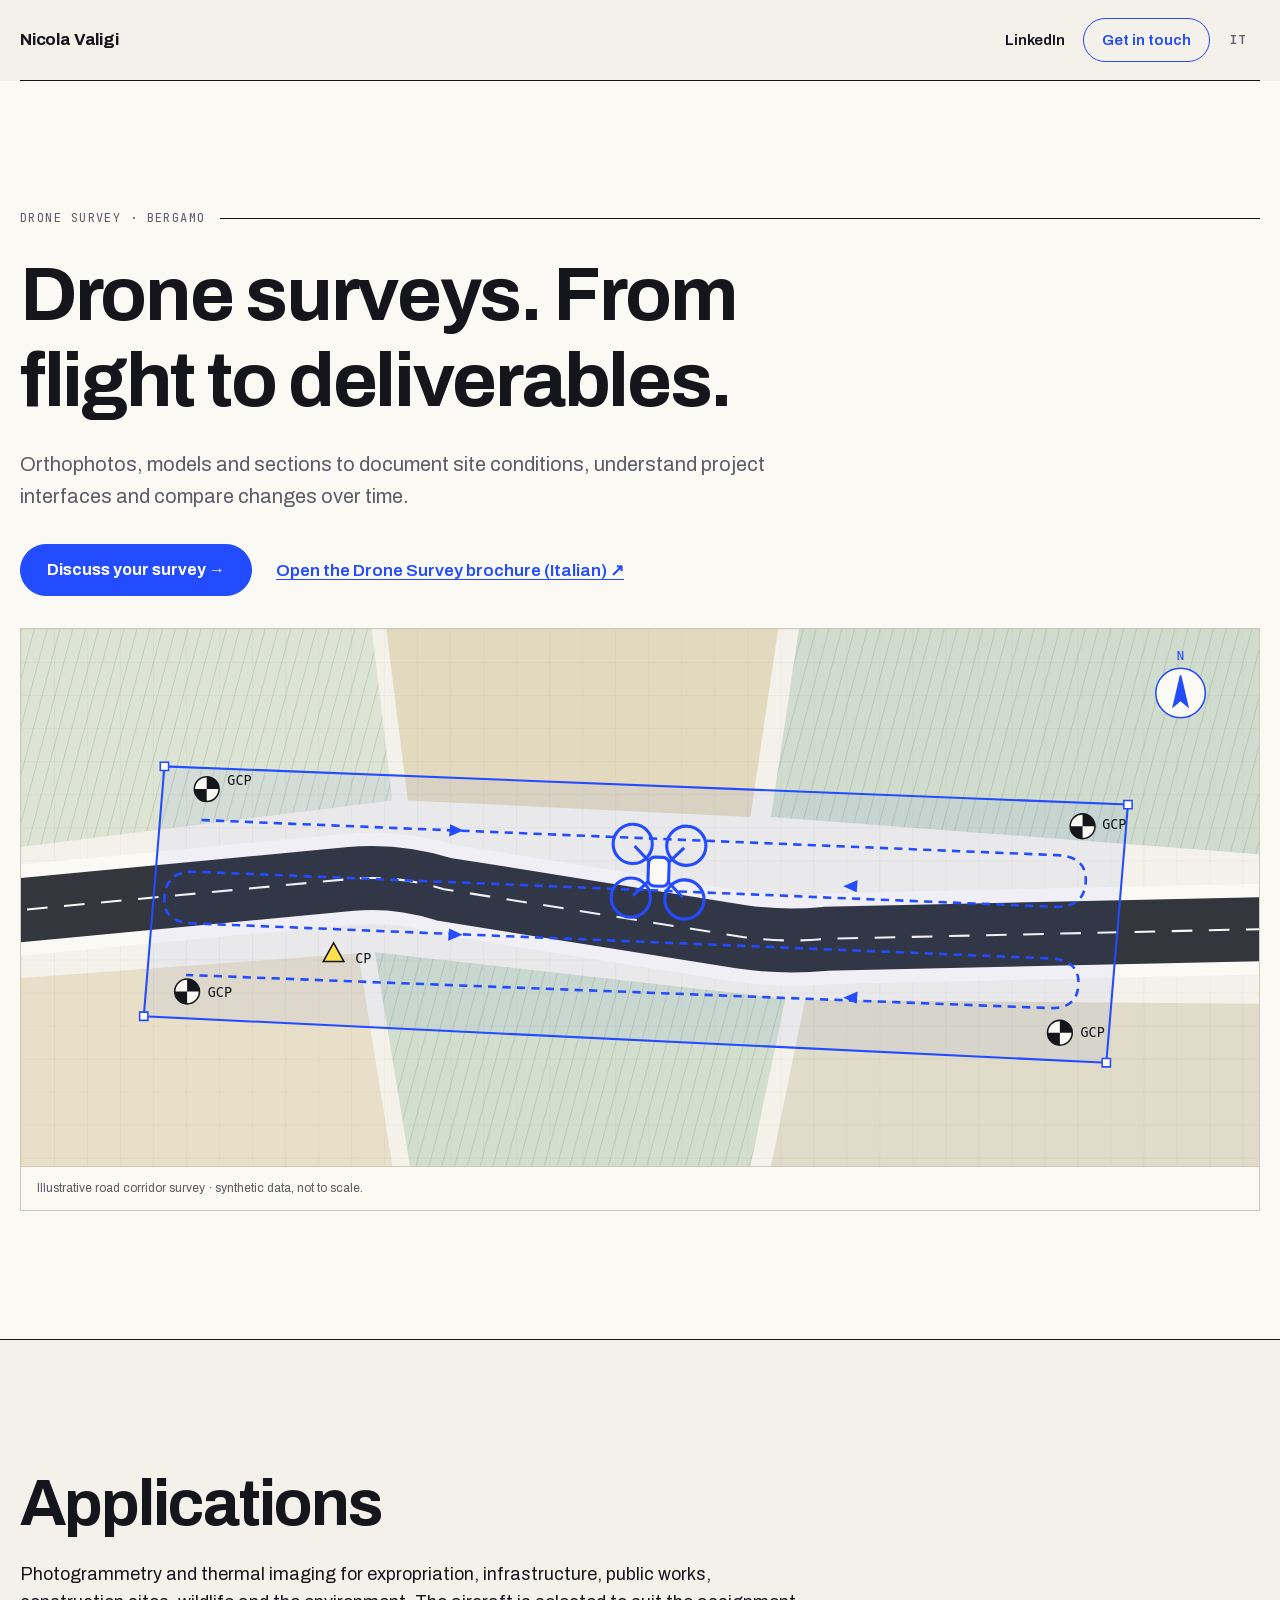
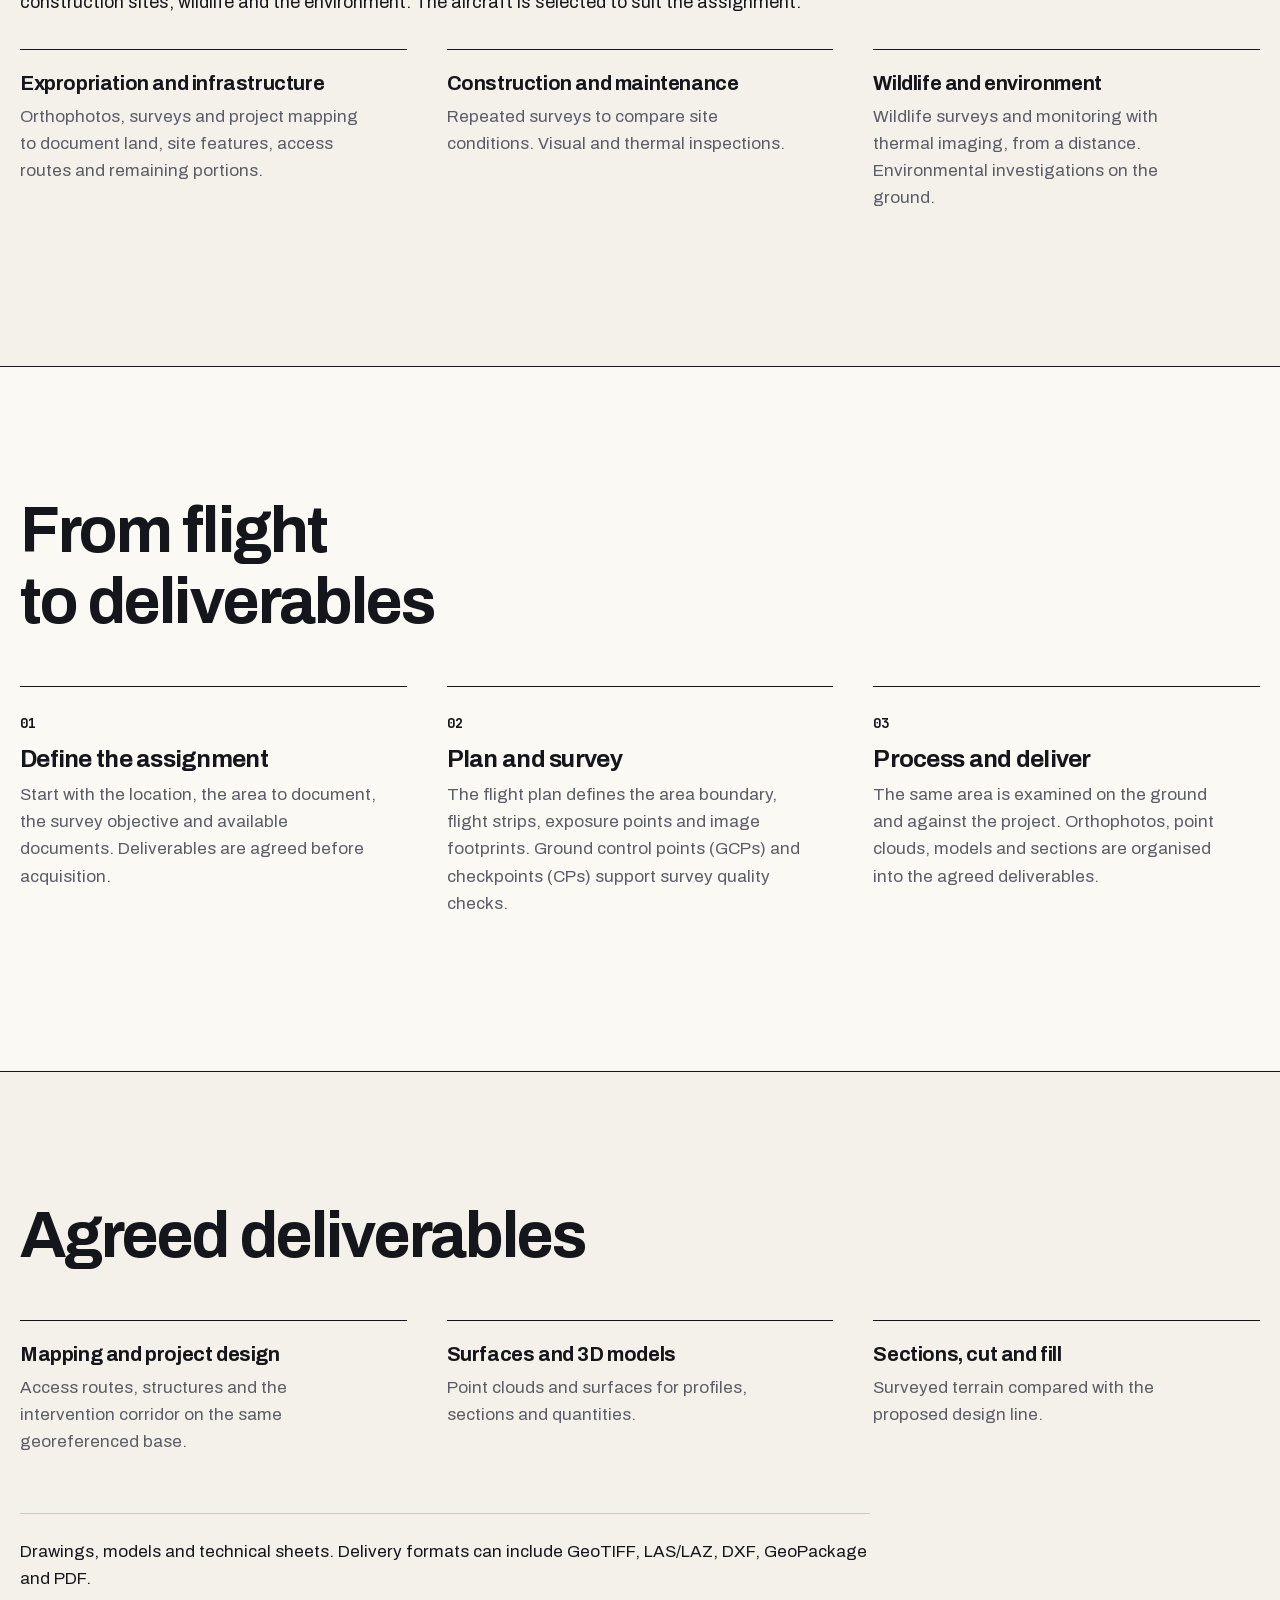
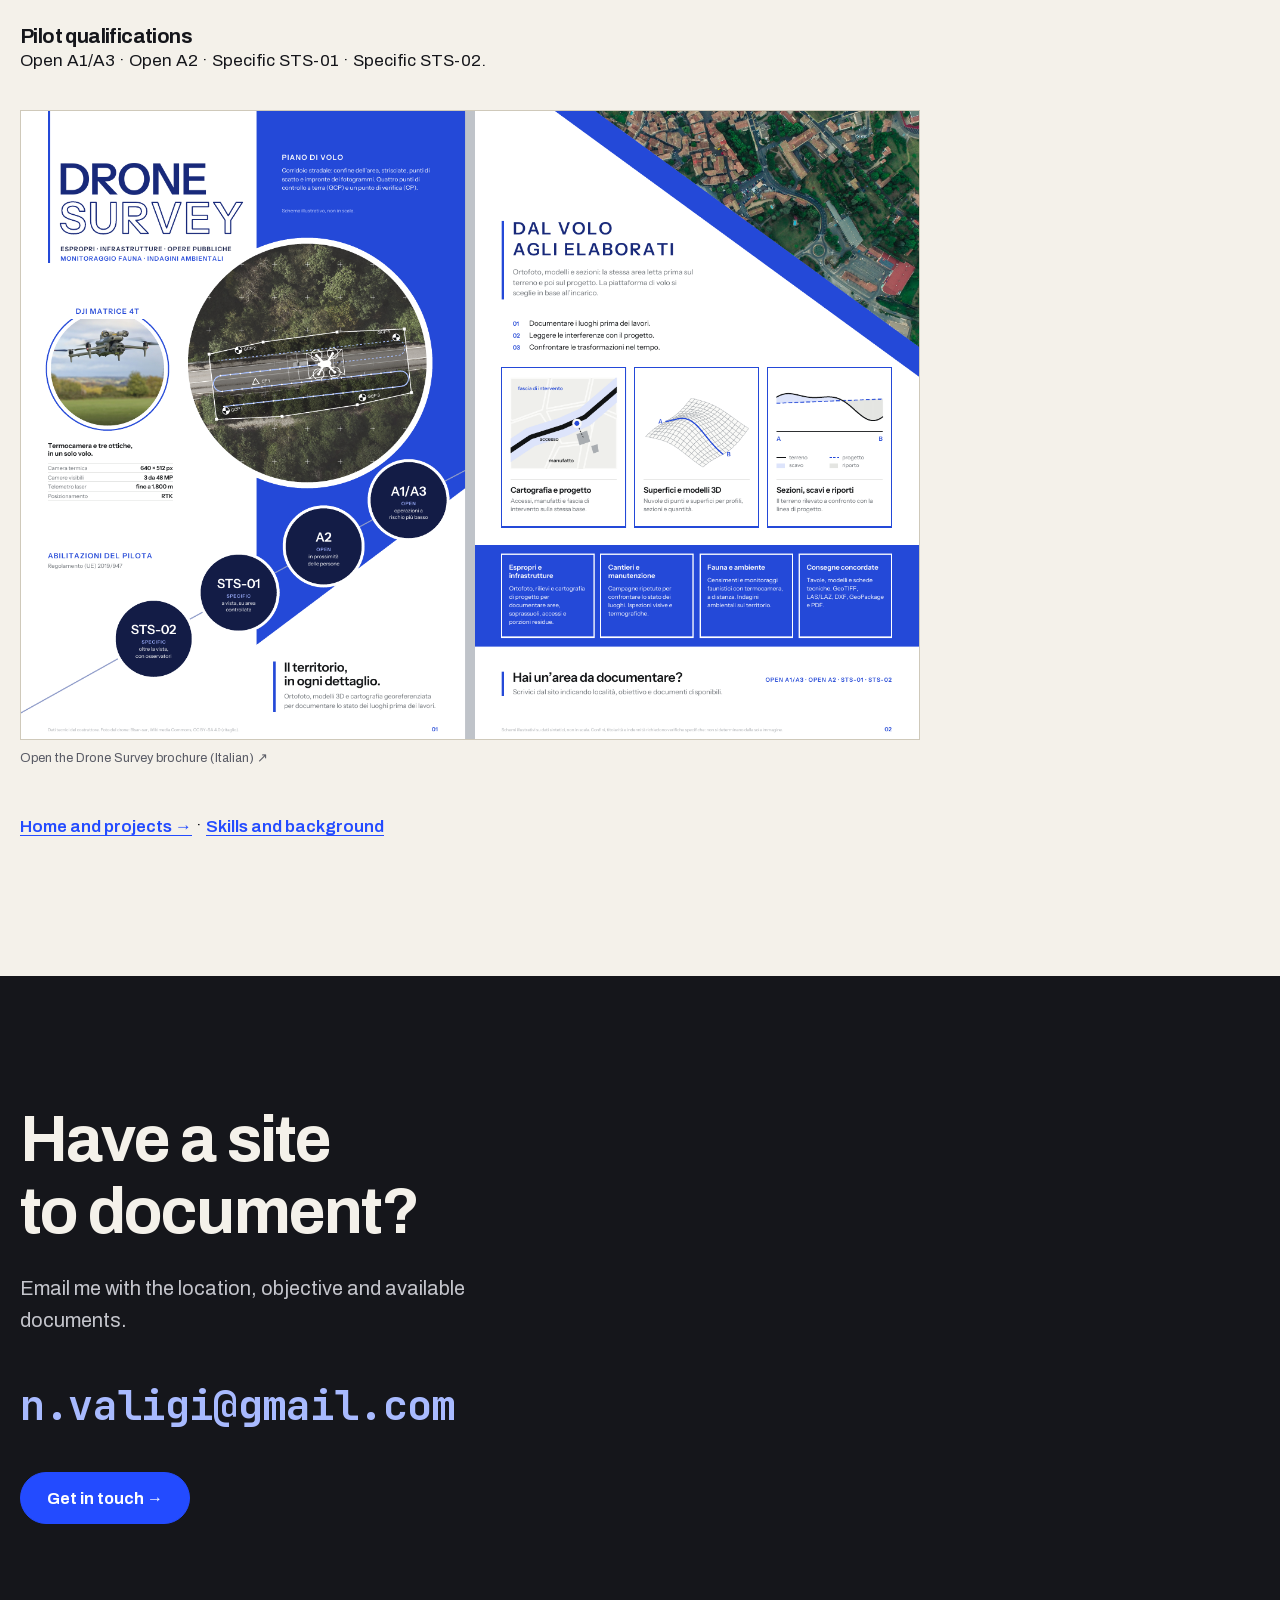
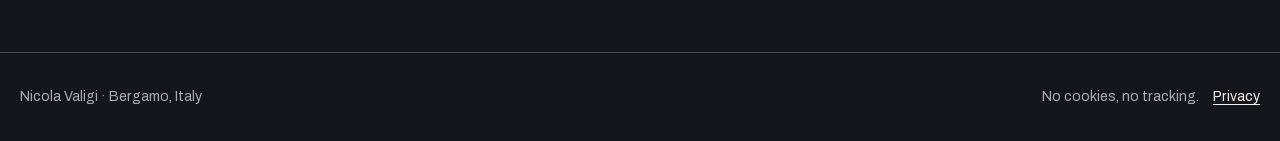
<file: en/drone-surveys.html>
<!DOCTYPE html>
<html lang="en"><head><meta charset="utf-8"><meta name="viewport" content="width=device-width, initial-scale=1, viewport-fit=cover">
<title>Drone surveys and photogrammetry in Bergamo | Nicola Valigi</title><meta name="theme-color" content="#F4F1EA">
<link rel="icon" href="../icona.svg" type="image/svg+xml"><link rel="preload" href="../fonts/archivo-latin.woff2" as="font" type="font/woff2" crossorigin>
<link rel="stylesheet" href="../fonts.css"><link rel="stylesheet" href="../stile.css">
<meta name="description" content="Drone surveys, orthophotos, point clouds, 3D models and thermal imaging for infrastructure, construction sites and the environment. Nicola Valigi, Bergamo.">
<meta name="robots" content="index,follow,max-image-preview:large">
<meta name="author" content="Nicola Valigi">
<meta name="twitter:card" content="summary_large_image">
<meta name="twitter:title" content="Drone surveys and photogrammetry in Bergamo | Nicola Valigi">
<meta name="twitter:description" content="Drone surveys, orthophotos, point clouds, 3D models and thermal imaging for infrastructure, construction sites and the environment. Nicola Valigi, Bergamo.">
<meta name="twitter:image" content="https://www.nicvaligi.com/og.png">
<meta name="twitter:image:alt" content="Nicola Valigi — Geo-intelligence">
<meta property="og:type" content="website">
<meta property="og:title" content="Drone surveys and photogrammetry in Bergamo | Nicola Valigi">
<meta property="og:description" content="Drone surveys, orthophotos, point clouds, 3D models and thermal imaging for infrastructure, construction sites and the environment. Nicola Valigi, Bergamo.">
<meta property="og:url" content="https://www.nicvaligi.com/en/drone-surveys.html">
<meta property="og:site_name" content="Nicola Valigi">
<meta property="og:locale" content="en_US">
<meta property="og:locale:alternate" content="it_IT">
<meta property="og:image" content="https://www.nicvaligi.com/og.png">
<meta property="og:image:width" content="1200">
<meta property="og:image:height" content="630">
<meta property="og:image:alt" content="Nicola Valigi — Geo-intelligence">
<link rel="canonical" href="https://www.nicvaligi.com/en/drone-surveys.html">
<link rel="alternate" hreflang="it" href="https://www.nicvaligi.com/rilievi-drone.html">
<link rel="alternate" hreflang="en" href="https://www.nicvaligi.com/en/drone-surveys.html">
<link rel="alternate" hreflang="x-default" href="https://www.nicvaligi.com/rilievi-drone.html">
<script type="application/ld+json">{"@context":"https://schema.org","@graph":[{"@type":"Person","@id":"https://www.nicvaligi.com/#nicola","name":"Nicola Valigi","url":"https://www.nicvaligi.com/","image":"https://www.nicvaligi.com/img/nicola-valigi-al-lavoro.jpeg","email":"n.valigi@gmail.com","homeLocation":{"@type":"Place","name":"Bergamo, Italia"},"knowsLanguage":["it","en"],"sameAs":["https://www.linkedin.com/in/nicola-valigi-288418447/","https://github.com/nicolavaligi"],"knowsAbout":["Geo-intelligence","GIS","Fotogrammetria","Rilievi con drone","Agenti AI","Infrastrutture"]},{"@type":"WebSite","@id":"https://www.nicvaligi.com/#sito","url":"https://www.nicvaligi.com/","name":"Nicola Valigi","inLanguage":["it","en"],"publisher":{"@id":"https://www.nicvaligi.com/#nicola"}},{"@type":"Service","@id":"https://www.nicvaligi.com/rilievi-drone.html#servizio","name":"Drone surveys and photogrammetry","serviceType":["Photogrammetry","Thermal imaging","Orthophotos","3D models"],"description":"Drone surveys, orthophotos, point clouds, 3D models and thermal imaging for infrastructure, construction sites and the environment. Nicola Valigi, Bergamo.","url":"https://www.nicvaligi.com/en/drone-surveys.html","provider":{"@id":"https://www.nicvaligi.com/#nicola"},"image":"https://www.nicvaligi.com/img/drone-survey-schema.svg"},{"@type":"BreadcrumbList","@id":"https://www.nicvaligi.com/en/drone-surveys.html#percorso","itemListElement":[{"@type":"ListItem","position":1,"name":"Home","item":"https://www.nicvaligi.com/en/"},{"@type":"ListItem","position":2,"name":"Drone surveys and photogrammetry in Bergamo","item":"https://www.nicvaligi.com/en/drone-surveys.html"}]},{"@type":"WebPage","@id":"https://www.nicvaligi.com/en/drone-surveys.html#pagina","url":"https://www.nicvaligi.com/en/drone-surveys.html","name":"Drone surveys and photogrammetry in Bergamo | Nicola Valigi","description":"Drone surveys, orthophotos, point clouds, 3D models and thermal imaging for infrastructure, construction sites and the environment. Nicola Valigi, Bergamo.","inLanguage":"en","isPartOf":{"@id":"https://www.nicvaligi.com/#sito"},"about":{"@id":"https://www.nicvaligi.com/#nicola"},"mainEntity":{"@id":"https://www.nicvaligi.com/rilievi-drone.html#servizio"},"breadcrumb":{"@id":"https://www.nicvaligi.com/en/drone-surveys.html#percorso"}}]}</script>
</head><body><a class="salta" href="#contenuto">Skip to content</a>
<header class="contenitore testata"><a class="marchio" href="/en/#contenuto">Nicola Valigi</a><nav class="menu" aria-label="Main menu"><a href="https://www.linkedin.com/in/nicola-valigi-288418447/" target="_blank" rel="noopener noreferrer">LinkedIn</a><a class="contatto" href="#contatto">Get in touch</a><a class="lingua" href="/rilievi-drone.html" hreflang="it" lang="it" aria-label="Italiano">IT</a></nav></header>
<main id="contenuto" tabindex="-1">
<section class="sezione drone-apertura"><div class="contenitore"><p class="tav">Drone Survey · Bergamo</p><h1>Drone surveys. From flight to deliverables.</h1><p class="intro">Orthophotos, models and sections to document site conditions, understand project interfaces and compare changes over time.</p><div class="azioni"><a class="bottone" href="#contatto">Discuss your survey &rarr;</a><a class="collegamento" href="../img/drone-survey-brochure.png" target="_blank" rel="noopener">Open the Drone Survey brochure (Italian) &nearr;</a></div><figure class="drone-schema"><img src="../img/drone-survey-schema.svg" alt="Flight plan diagram along a road corridor, with flight strips, GCP ground control points and a CP checkpoint" width="1200" height="520" fetchpriority="high"><figcaption>Illustrative road corridor survey · synthetic data, not to scale.</figcaption></figure></div></section>
<section class="sezione"><div class="contenitore"><h2>Applications</h2><p class="servizio-intro">Photogrammetry and thermal imaging for expropriation, infrastructure, public works, construction sites, wildlife and the environment. The aircraft is selected to suit the assignment.</p><ul class="archivi"><li><h3>Expropriation and infrastructure</h3><p>Orthophotos, surveys and project mapping to document land, site features, access routes and remaining portions.</p></li><li><h3>Construction and maintenance</h3><p>Repeated surveys to compare site conditions. Visual and thermal inspections.</p></li><li><h3>Wildlife and environment</h3><p>Wildlife surveys and monitoring with thermal imaging, from a distance. Environmental investigations on the ground.</p></li></ul></div></section>
<section class="sezione chi"><div class="contenitore"><h2>From flight to deliverables</h2><ol class="passi"><li><b>01</b><h3>Define the assignment</h3><p>Start with the location, the area to document, the survey objective and available documents. Deliverables are agreed before acquisition.</p></li><li><b>02</b><h3>Plan and survey</h3><p>The flight plan defines the area boundary, flight strips, exposure points and image footprints. Ground control points (GCPs) and checkpoints (CPs) support survey quality checks.</p></li><li><b>03</b><h3>Process and deliver</h3><p>The same area is examined on the ground and against the project. Orthophotos, point clouds, models and sections are organised into the agreed deliverables.</p></li></ol></div></section>
<section class="sezione"><div class="contenitore"><h2>Agreed deliverables</h2><ul class="archivi"><li><h3>Mapping and project design</h3><p>Access routes, structures and the intervention corridor on the same georeferenced base.</p></li><li><h3>Surfaces and 3D models</h3><p>Point clouds and surfaces for profiles, sections and quantities.</p></li><li><h3>Sections, cut and fill</h3><p>Surveyed terrain compared with the proposed design line.</p></li></ul><div class="consegne-drone"><p>Drawings, models and technical sheets. Delivery formats can include GeoTIFF, LAS/LAZ, DXF, GeoPackage and PDF.</p><h3>Pilot qualifications</h3><p>Open A1/A3 · Open A2 · Specific STS-01 · Specific STS-02.</p></div><figure class="brochure-drone"><a href="../img/drone-survey-brochure.png" target="_blank" rel="noopener"><img src="../img/drone-survey-brochure.png" alt="Italian Drone Survey brochure: flight plan, pilot qualifications, applications and delivery formats" width="1506" height="1053" loading="lazy" decoding="async"></a><figcaption>Open the Drone Survey brochure (Italian) &nearr;</figcaption></figure><p><a class="collegamento" href="/en/#contenuto">Home and projects &rarr;</a> · <a class="collegamento" href="/en/skills.html">Skills and background</a></p></div></section>
<section class="sezione contatto-blocco" id="contatto"><div class="contenitore"><h2>Have a site to document?</h2><p class="intro">Email me with the location, objective and available documents.</p><a class="indirizzo" href="mailto:n.valigi@gmail.com?subject=Drone%20Survey">n.valigi@gmail.com</a><div class="azioni"><a class="bottone" href="mailto:n.valigi@gmail.com?subject=Drone%20Survey">Get in touch &rarr;</a></div></div></section>
</main><footer class="piede"><div class="contenitore"><p>Nicola Valigi · Bergamo, Italy</p><p><span>No cookies, no tracking.</span><a href="/en/privacy.html">Privacy</a></p></div></footer></body></html>
</file>
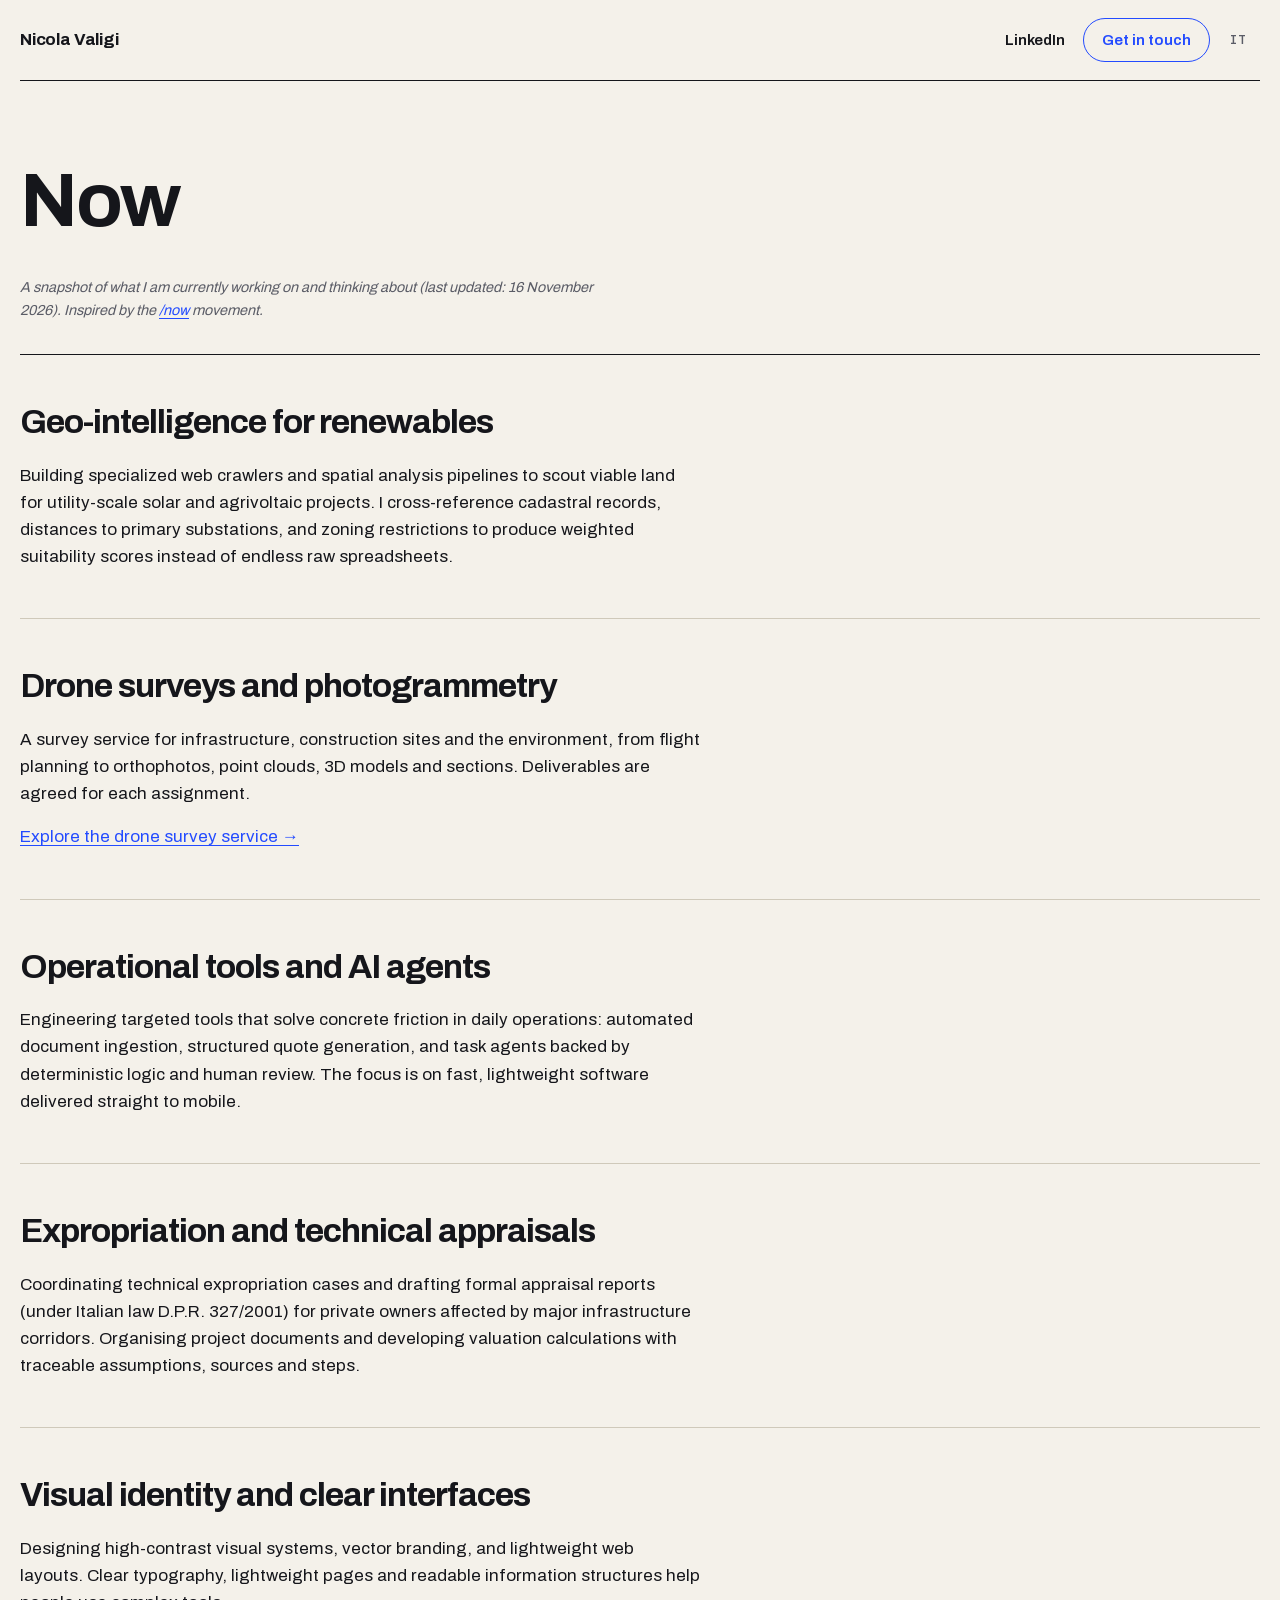
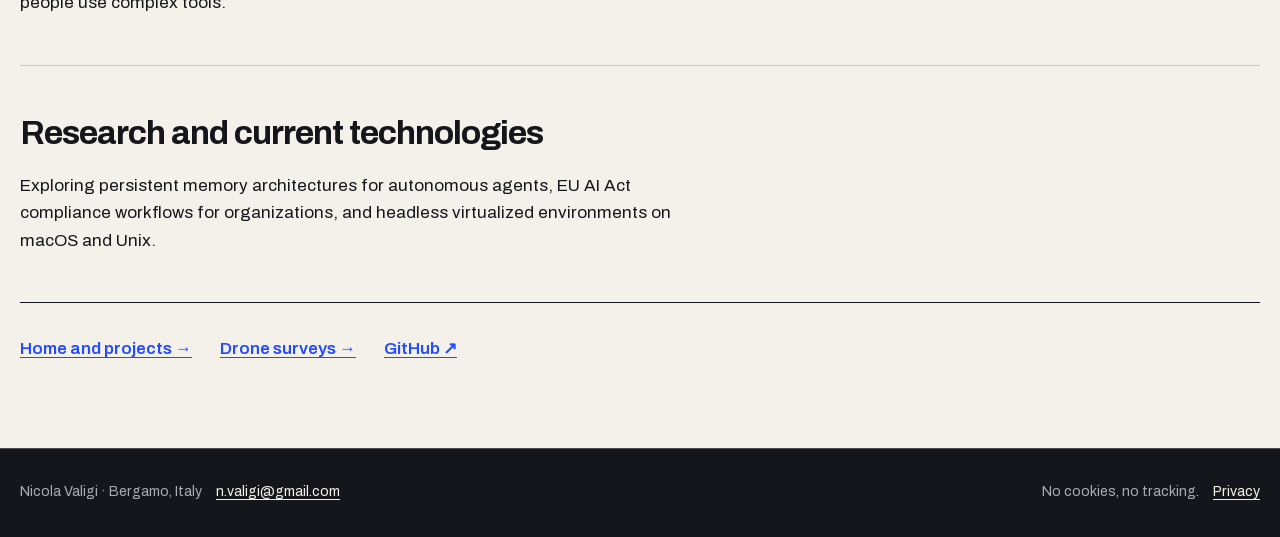
<file: en/now.html>
<!DOCTYPE html>
<html lang="en">
<head>
<meta charset="utf-8">
<meta name="viewport" content="width=device-width, initial-scale=1, viewport-fit=cover">
<title>Current projects and activities | Nicola Valigi</title>
<meta name="title" content="Nicola Valigi | Now">
<link rel="me" href="https://github.com/nicolavaligi">
<link rel="me" href="https://www.linkedin.com/in/nicola-valigi-288418447/">
<meta name="twitter:url" content="https://www.nicvaligi.com/en/now.html">
<meta name="theme-color" content="#F4F1EA">
<meta name="theme-color" content="#F4F1EA">
<meta name="apple-mobile-web-app-capable" content="yes">
<meta name="mobile-web-app-capable" content="yes">
<meta name="apple-mobile-web-app-status-bar-style" content="black-translucent">
<meta name="apple-mobile-web-app-title" content="Valigi">
<link rel="manifest" href="../manifest.json">
<link rel="apple-touch-icon" href="../icona-180.png">
<link rel="icon" href="data:image/svg+xml,%3Csvg xmlns='http://www.w3.org/2000/svg' viewBox='0 0 32 32'%3E%3Crect width='32' height='32' fill='%23000'/%3E%3Ctext x='16' y='21' text-anchor='middle' font-family='ui-monospace,monospace' font-size='11' fill='%232E56FF'%3ENV%3C/text%3E%3C/svg%3E">
<link rel="stylesheet" href="../fonts.css">
<meta name="description" content="Current projects and activities by Nicola Valigi: geo-intelligence, digital platforms, spatial data and tools built with AI agents.">
<meta name="robots" content="index,follow,max-image-preview:large">
<meta name="author" content="Nicola Valigi">
<meta name="twitter:card" content="summary_large_image">
<meta name="twitter:title" content="Current projects and activities | Nicola Valigi">
<meta name="twitter:description" content="Current projects and activities by Nicola Valigi: geo-intelligence, digital platforms, spatial data and tools built with AI agents.">
<meta name="twitter:image" content="https://www.nicvaligi.com/og.png">
<meta name="twitter:image:alt" content="Nicola Valigi — Geo-intelligence">
<meta property="og:type" content="website">
<meta property="og:title" content="Current projects and activities | Nicola Valigi">
<meta property="og:description" content="Current projects and activities by Nicola Valigi: geo-intelligence, digital platforms, spatial data and tools built with AI agents.">
<meta property="og:url" content="https://www.nicvaligi.com/en/now.html">
<meta property="og:site_name" content="Nicola Valigi">
<meta property="og:locale" content="en_US">
<meta property="og:locale:alternate" content="it_IT">
<meta property="og:image" content="https://www.nicvaligi.com/og.png">
<meta property="og:image:width" content="1200">
<meta property="og:image:height" content="630">
<meta property="og:image:alt" content="Nicola Valigi — Geo-intelligence">
<link rel="canonical" href="https://www.nicvaligi.com/en/now.html">
<link rel="alternate" hreflang="it" href="https://www.nicvaligi.com/ora.html">
<link rel="alternate" hreflang="en" href="https://www.nicvaligi.com/en/now.html">
<link rel="alternate" hreflang="x-default" href="https://www.nicvaligi.com/ora.html">
<script type="application/ld+json">{"@context":"https://schema.org","@graph":[{"@type":"Person","@id":"https://www.nicvaligi.com/#nicola","name":"Nicola Valigi","url":"https://www.nicvaligi.com/","image":"https://www.nicvaligi.com/img/nicola-valigi-al-lavoro.jpeg","email":"n.valigi@gmail.com","homeLocation":{"@type":"Place","name":"Bergamo, Italia"},"knowsLanguage":["it","en"],"sameAs":["https://www.linkedin.com/in/nicola-valigi-288418447/","https://github.com/nicolavaligi"],"knowsAbout":["Geo-intelligence","GIS","Fotogrammetria","Rilievi con drone","Agenti AI","Infrastrutture"]},{"@type":"WebSite","@id":"https://www.nicvaligi.com/#sito","url":"https://www.nicvaligi.com/","name":"Nicola Valigi","inLanguage":["it","en"],"publisher":{"@id":"https://www.nicvaligi.com/#nicola"}},{"@type":"BreadcrumbList","@id":"https://www.nicvaligi.com/en/now.html#percorso","itemListElement":[{"@type":"ListItem","position":1,"name":"Home","item":"https://www.nicvaligi.com/en/"},{"@type":"ListItem","position":2,"name":"Current projects and activities","item":"https://www.nicvaligi.com/en/now.html"}]},{"@type":"WebPage","@id":"https://www.nicvaligi.com/en/now.html#pagina","url":"https://www.nicvaligi.com/en/now.html","name":"Current projects and activities | Nicola Valigi","description":"Current projects and activities by Nicola Valigi: geo-intelligence, digital platforms, spatial data and tools built with AI agents.","inLanguage":"en","isPartOf":{"@id":"https://www.nicvaligi.com/#sito"},"about":{"@id":"https://www.nicvaligi.com/#nicola"},"breadcrumb":{"@id":"https://www.nicvaligi.com/en/now.html#percorso"}}]}</script>
<link rel="stylesheet" href="../stile.css">
<link rel="stylesheet" href="../documenti.css">
</head>
<body><a class="salta" href="#contenuto">Skip to content</a><header class="contenitore testata"><a class="marchio" href="/en/#contenuto">Nicola Valigi</a><nav class="menu" aria-label="Main menu"><a href="https://www.linkedin.com/in/nicola-valigi-288418447/" target="_blank" rel="noopener noreferrer">LinkedIn</a><a class="contatto" href="#contatto">Get in touch</a><a class="lingua" href="/ora.html" hreflang="it" lang="it" aria-label="Italiano">IT</a></nav></header><main class="documento contenitore" id="contenuto" tabindex="-1">
  <h1>Now</h1>
  <p class="nota"><em>A snapshot of what I am currently working on and thinking about (last updated: <time datetime="2026-11-16">16 November 2026</time>). Inspired by the <a href="https://nownownow.com/about" rel="noopener noreferrer" target="_blank">/now</a> movement.</em></p>

  <article>
    <h2>Geo-intelligence for renewables</h2>
    <p>Building specialized web crawlers and spatial analysis pipelines to scout viable land for utility-scale solar and agrivoltaic projects. I cross-reference cadastral records, distances to primary substations, and zoning restrictions to produce weighted suitability scores instead of endless raw spreadsheets.</p>
  </article><article><h2>Drone surveys and photogrammetry</h2><p>A survey service for infrastructure, construction sites and the environment, from flight planning to orthophotos, point clouds, 3D models and sections. Deliverables are agreed for each assignment.</p><p><a href="/en/drone-surveys.html">Explore the drone survey service &rarr;</a></p></article>

  <article>
    <h2>Operational tools and AI agents</h2>
    <p>Engineering targeted tools that solve concrete friction in daily operations: automated document ingestion, structured quote generation, and task agents backed by deterministic logic and human review. The focus is on fast, lightweight software delivered straight to mobile.</p>
  </article>

  <article>
    <h2>Expropriation and technical appraisals</h2>
    <p>Coordinating technical expropriation cases and drafting formal appraisal reports (under Italian law D.P.R. 327/2001) for private owners affected by major infrastructure corridors. Organising project documents and developing valuation calculations with traceable assumptions, sources and steps.</p>
  </article>

  <article>
    <h2>Visual identity and clear interfaces</h2>
    <p>Designing high-contrast visual systems, vector branding, and lightweight web layouts. Clear typography, lightweight pages and readable information structures help people use complex tools.</p>
  </article>

  <article>
    <h2>Research and current technologies</h2>
    <p>Exploring persistent memory architectures for autonomous agents, EU AI Act compliance workflows for organizations, and headless virtualized environments on macOS and Unix.</p>
  </article>
<div class="documento-relativi"><a href="/en/#contenuto">Home and projects &rarr;</a><a href="/en/drone-surveys.html">Drone surveys &rarr;</a><a href="https://github.com/nicolavaligi" target="_blank" rel="noopener noreferrer">GitHub &nearr;</a></div></main><footer class="piede" id="contatto"><div class="contenitore"><p><span>Nicola Valigi · Bergamo, Italy</span><a href="mailto:n.valigi@gmail.com">n.valigi@gmail.com</a></p><p><span>No cookies, no tracking.</span><a href="/en/privacy.html">Privacy</a></p></div></footer></body></html>
</file>
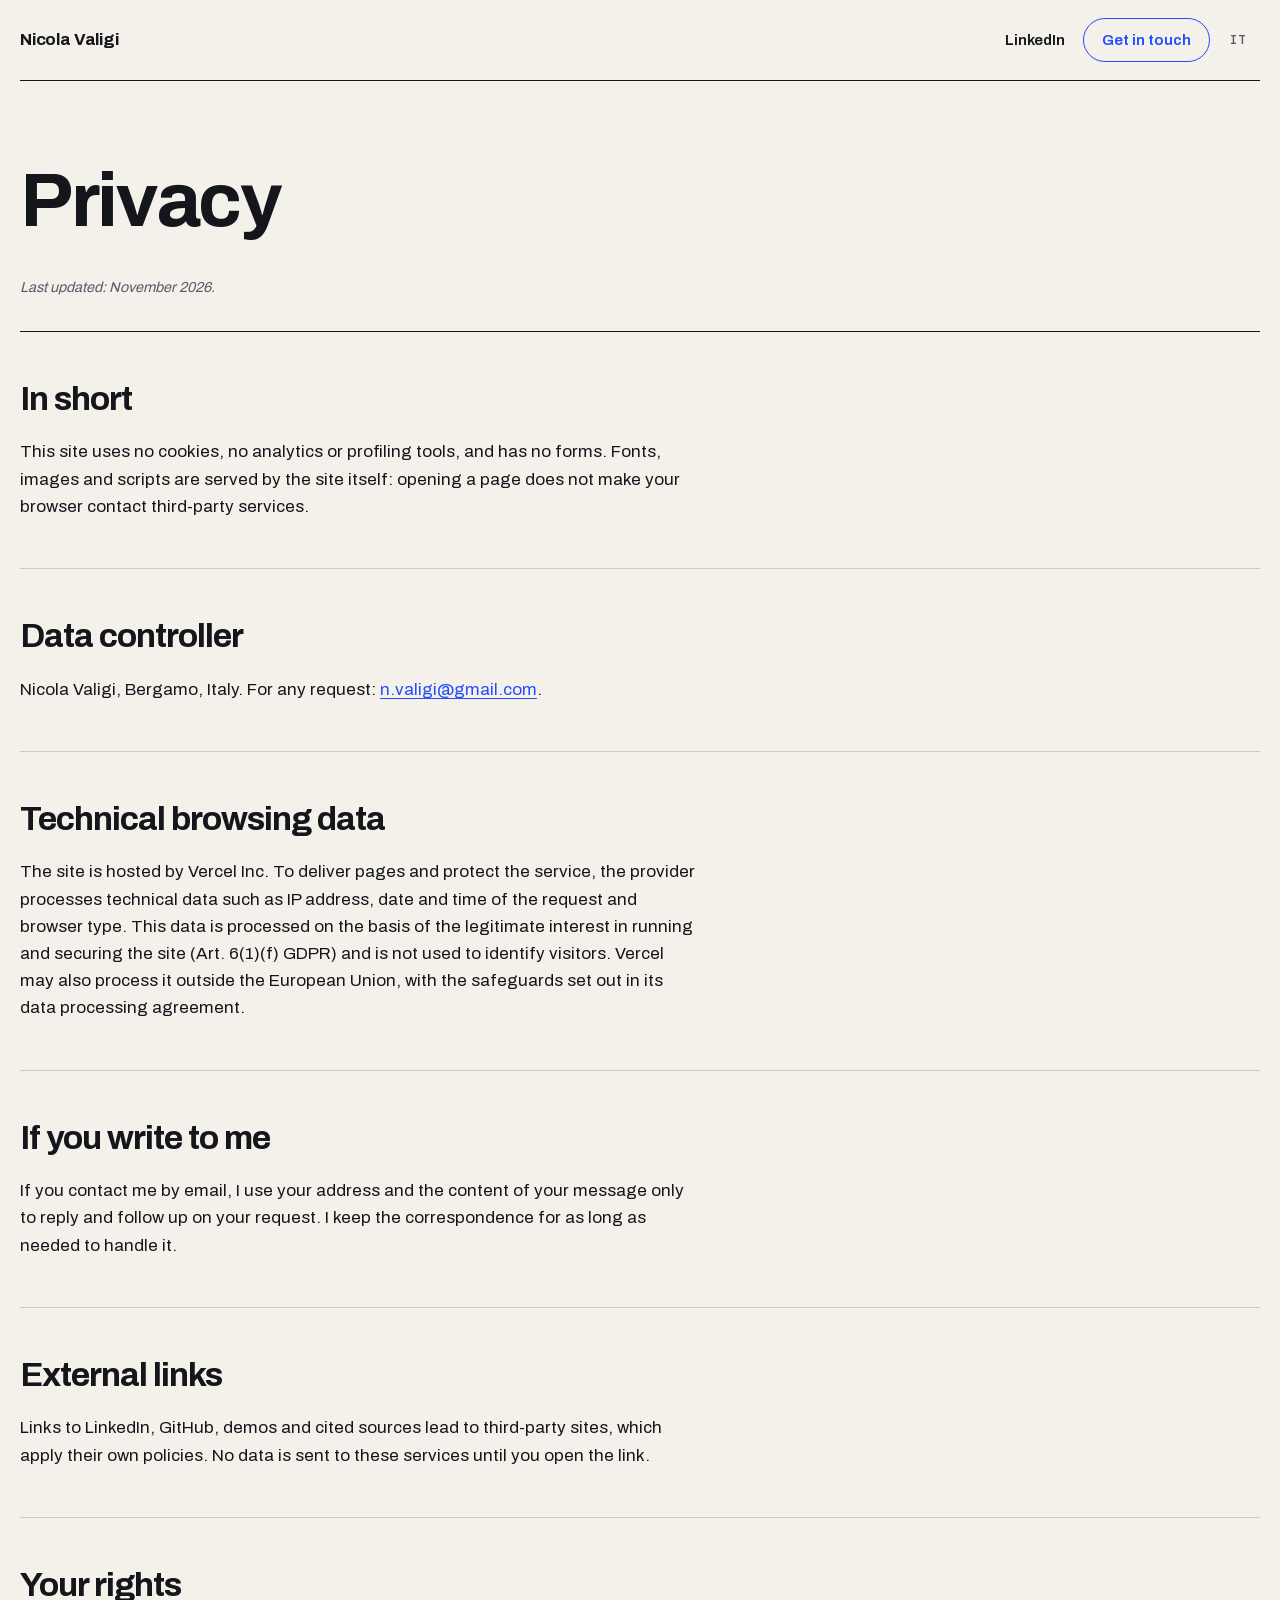
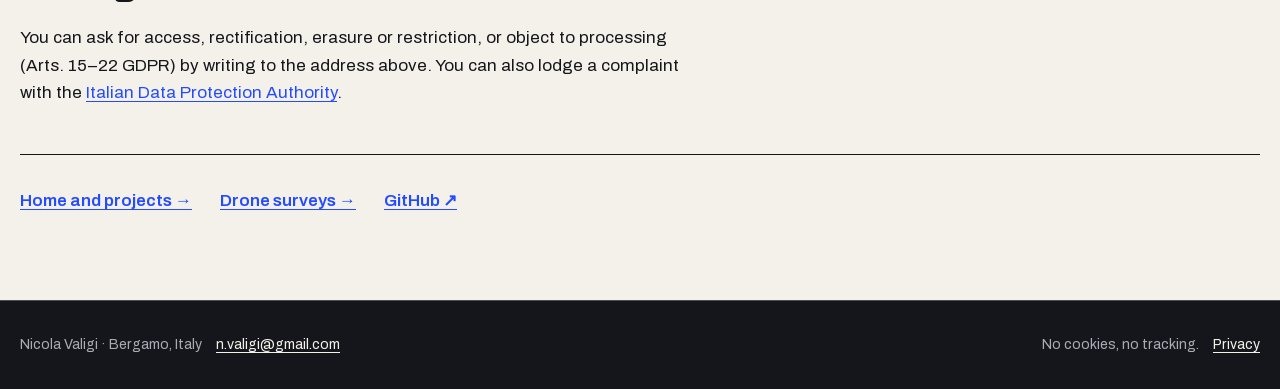
<file: en/privacy.html>
<!DOCTYPE html>
<html lang="en">
<head>
<meta charset="utf-8">
<meta name="viewport" content="width=device-width, initial-scale=1, viewport-fit=cover">
<title>Privacy and browsing data | Nicola Valigi</title>
<meta name="theme-color" content="#F4F1EA">
<link rel="manifest" href="../manifest.json">
<link rel="apple-touch-icon" href="../icona-180.png">
<link rel="icon" href="../icona.svg" type="image/svg+xml">
<link rel="preload" href="../fonts/archivo-latin.woff2" as="font" type="font/woff2" crossorigin>
<link rel="stylesheet" href="../fonts.css">
<meta name="description" content="Information about browsing data and email enquiries on Nicola Valigi’s website. No profiling cookies and no tracking.">
<meta name="robots" content="index,follow,max-image-preview:large">
<meta name="author" content="Nicola Valigi">
<meta name="twitter:card" content="summary_large_image">
<meta name="twitter:title" content="Privacy and browsing data | Nicola Valigi">
<meta name="twitter:description" content="Information about browsing data and email enquiries on Nicola Valigi’s website. No profiling cookies and no tracking.">
<meta name="twitter:image" content="https://www.nicvaligi.com/og.png">
<meta name="twitter:image:alt" content="Nicola Valigi — Geo-intelligence">
<meta property="og:type" content="website">
<meta property="og:title" content="Privacy and browsing data | Nicola Valigi">
<meta property="og:description" content="Information about browsing data and email enquiries on Nicola Valigi’s website. No profiling cookies and no tracking.">
<meta property="og:url" content="https://www.nicvaligi.com/en/privacy.html">
<meta property="og:site_name" content="Nicola Valigi">
<meta property="og:locale" content="en_US">
<meta property="og:locale:alternate" content="it_IT">
<meta property="og:image" content="https://www.nicvaligi.com/og.png">
<meta property="og:image:width" content="1200">
<meta property="og:image:height" content="630">
<meta property="og:image:alt" content="Nicola Valigi — Geo-intelligence">
<link rel="canonical" href="https://www.nicvaligi.com/en/privacy.html">
<link rel="alternate" hreflang="it" href="https://www.nicvaligi.com/privacy.html">
<link rel="alternate" hreflang="en" href="https://www.nicvaligi.com/en/privacy.html">
<link rel="alternate" hreflang="x-default" href="https://www.nicvaligi.com/privacy.html">
<script type="application/ld+json">{"@context":"https://schema.org","@graph":[{"@type":"Person","@id":"https://www.nicvaligi.com/#nicola","name":"Nicola Valigi","url":"https://www.nicvaligi.com/","image":"https://www.nicvaligi.com/img/nicola-valigi-al-lavoro.jpeg","email":"n.valigi@gmail.com","homeLocation":{"@type":"Place","name":"Bergamo, Italia"},"knowsLanguage":["it","en"],"sameAs":["https://www.linkedin.com/in/nicola-valigi-288418447/","https://github.com/nicolavaligi"],"knowsAbout":["Geo-intelligence","GIS","Fotogrammetria","Rilievi con drone","Agenti AI","Infrastrutture"]},{"@type":"WebSite","@id":"https://www.nicvaligi.com/#sito","url":"https://www.nicvaligi.com/","name":"Nicola Valigi","inLanguage":["it","en"],"publisher":{"@id":"https://www.nicvaligi.com/#nicola"}},{"@type":"BreadcrumbList","@id":"https://www.nicvaligi.com/en/privacy.html#percorso","itemListElement":[{"@type":"ListItem","position":1,"name":"Home","item":"https://www.nicvaligi.com/en/"},{"@type":"ListItem","position":2,"name":"Privacy and browsing data","item":"https://www.nicvaligi.com/en/privacy.html"}]},{"@type":"WebPage","@id":"https://www.nicvaligi.com/en/privacy.html#pagina","url":"https://www.nicvaligi.com/en/privacy.html","name":"Privacy and browsing data | Nicola Valigi","description":"Information about browsing data and email enquiries on Nicola Valigi’s website. No profiling cookies and no tracking.","inLanguage":"en","isPartOf":{"@id":"https://www.nicvaligi.com/#sito"},"about":{"@id":"https://www.nicvaligi.com/#nicola"},"breadcrumb":{"@id":"https://www.nicvaligi.com/en/privacy.html#percorso"}}]}</script>
<link rel="stylesheet" href="../stile.css">
<link rel="stylesheet" href="../documenti.css">
</head>
<body><a class="salta" href="#contenuto">Skip to content</a><header class="contenitore testata"><a class="marchio" href="/en/#contenuto">Nicola Valigi</a><nav class="menu" aria-label="Main menu"><a href="https://www.linkedin.com/in/nicola-valigi-288418447/" target="_blank" rel="noopener noreferrer">LinkedIn</a><a class="contatto" href="#contatto">Get in touch</a><a class="lingua" href="/privacy.html" hreflang="it" lang="it" aria-label="Italiano">IT</a></nav></header><main class="documento contenitore" id="contenuto" tabindex="-1">
  <h1>Privacy</h1>
  <p class="nota"><em>Last updated: <time datetime="2026-11">November 2026</time>.</em></p>

  <article>
    <h2>In short</h2>
    <p>This site uses no cookies, no analytics or profiling tools, and has no forms. Fonts, images and scripts are served by the site itself: opening a page does not make your browser contact third-party services.</p>
  </article>

  <article>
    <h2>Data controller</h2>
    <p>Nicola Valigi, Bergamo, Italy. For any request: <a href="mailto:n.valigi@gmail.com">n.valigi@gmail.com</a>.</p>
  </article>

  <article>
    <h2>Technical browsing data</h2>
    <p>The site is hosted by Vercel Inc. To deliver pages and protect the service, the provider processes technical data such as IP address, date and time of the request and browser type. This data is processed on the basis of the legitimate interest in running and securing the site (Art. 6(1)(f) GDPR) and is not used to identify visitors. Vercel may also process it outside the European Union, with the safeguards set out in its data processing agreement.</p>
  </article>

  <article>
    <h2>If you write to me</h2>
    <p>If you contact me by email, I use your address and the content of your message only to reply and follow up on your request. I keep the correspondence for as long as needed to handle it.</p>
  </article>

  <article>
    <h2>External links</h2>
    <p>Links to LinkedIn, GitHub, demos and cited sources lead to third-party sites, which apply their own policies. No data is sent to these services until you open the link.</p>
  </article>

  <article>
    <h2>Your rights</h2>
    <p>You can ask for access, rectification, erasure or restriction, or object to processing (Arts. 15–22 GDPR) by writing to the address above. You can also lodge a complaint with the <a href="https://www.garanteprivacy.it/" target="_blank" rel="noopener noreferrer">Italian Data Protection Authority</a>.</p>
  </article>
<div class="documento-relativi"><a href="/en/#contenuto">Home and projects &rarr;</a><a href="/en/drone-surveys.html">Drone surveys &rarr;</a><a href="https://github.com/nicolavaligi" target="_blank" rel="noopener noreferrer">GitHub &nearr;</a></div></main><footer class="piede" id="contatto"><div class="contenitore"><p><span>Nicola Valigi · Bergamo, Italy</span><a href="mailto:n.valigi@gmail.com">n.valigi@gmail.com</a></p><p><span>No cookies, no tracking.</span><a href="/en/privacy.html">Privacy</a></p></div></footer></body></html>
</file>
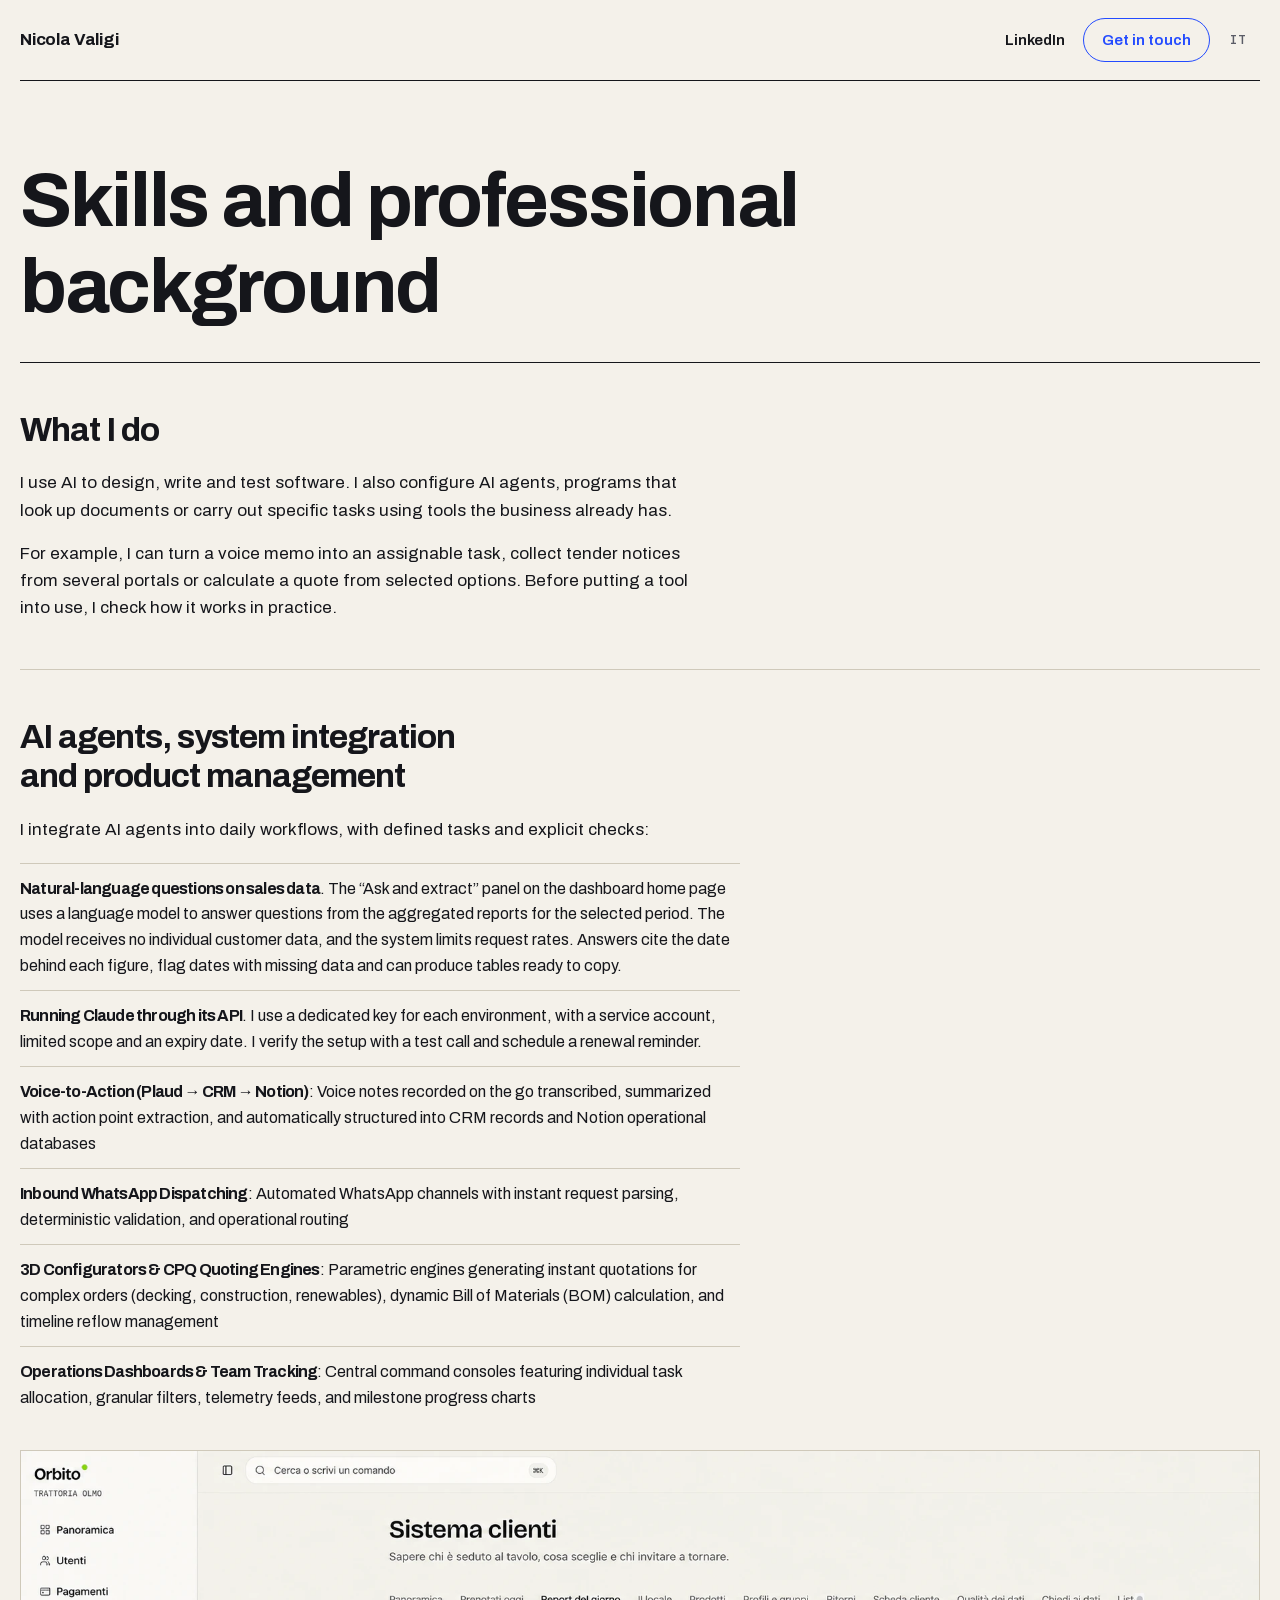
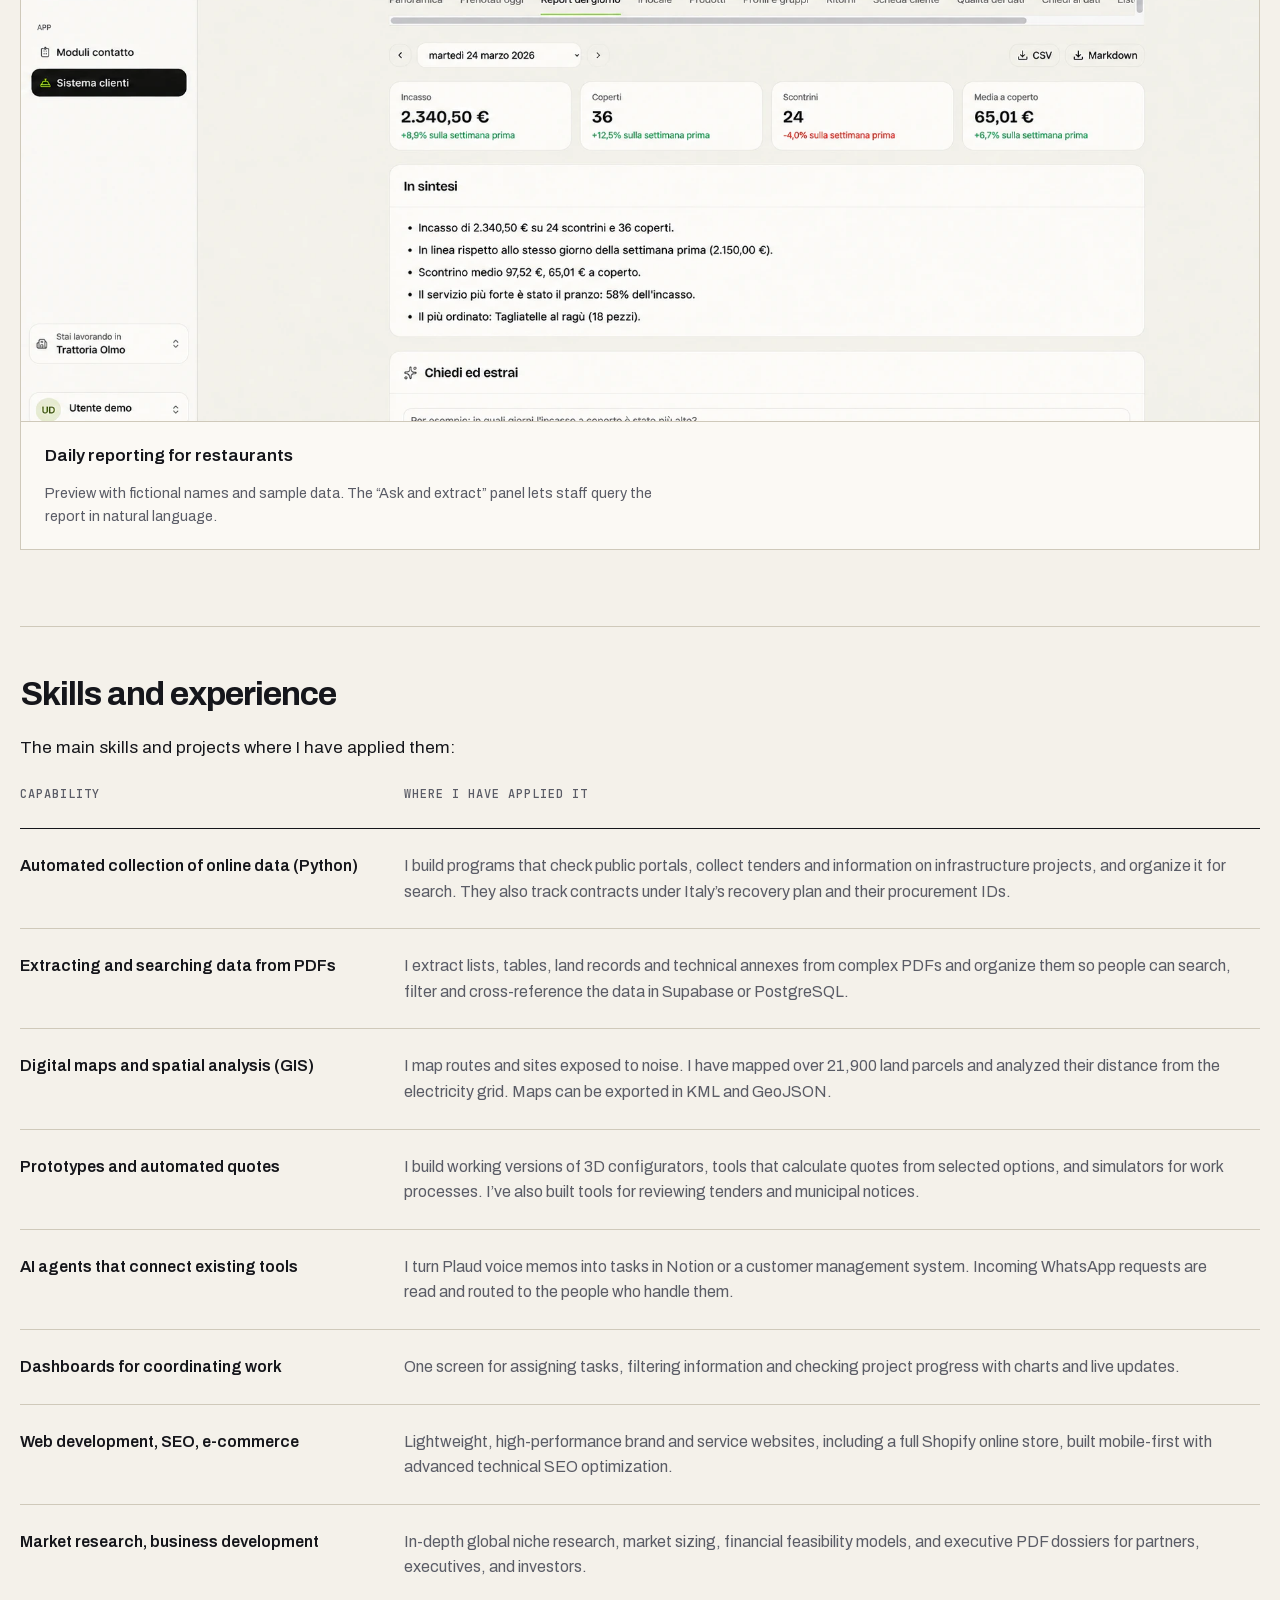
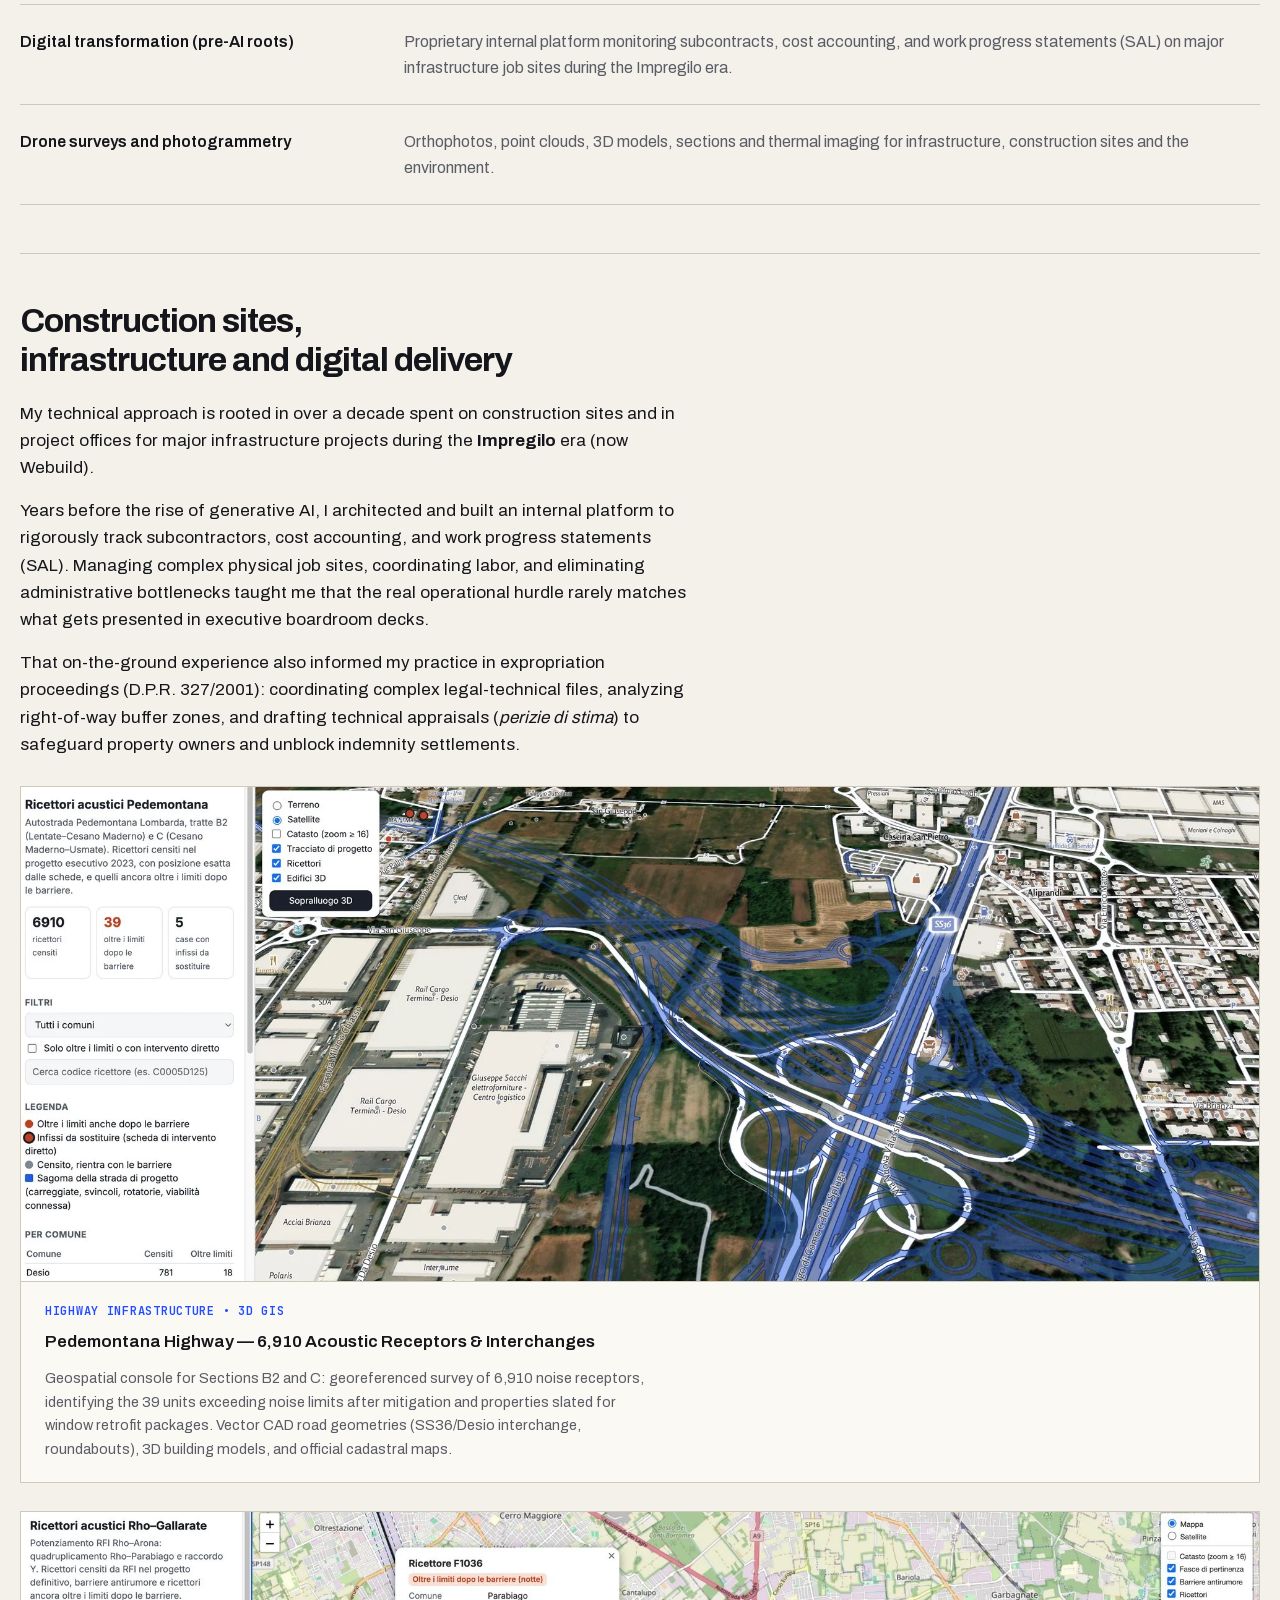
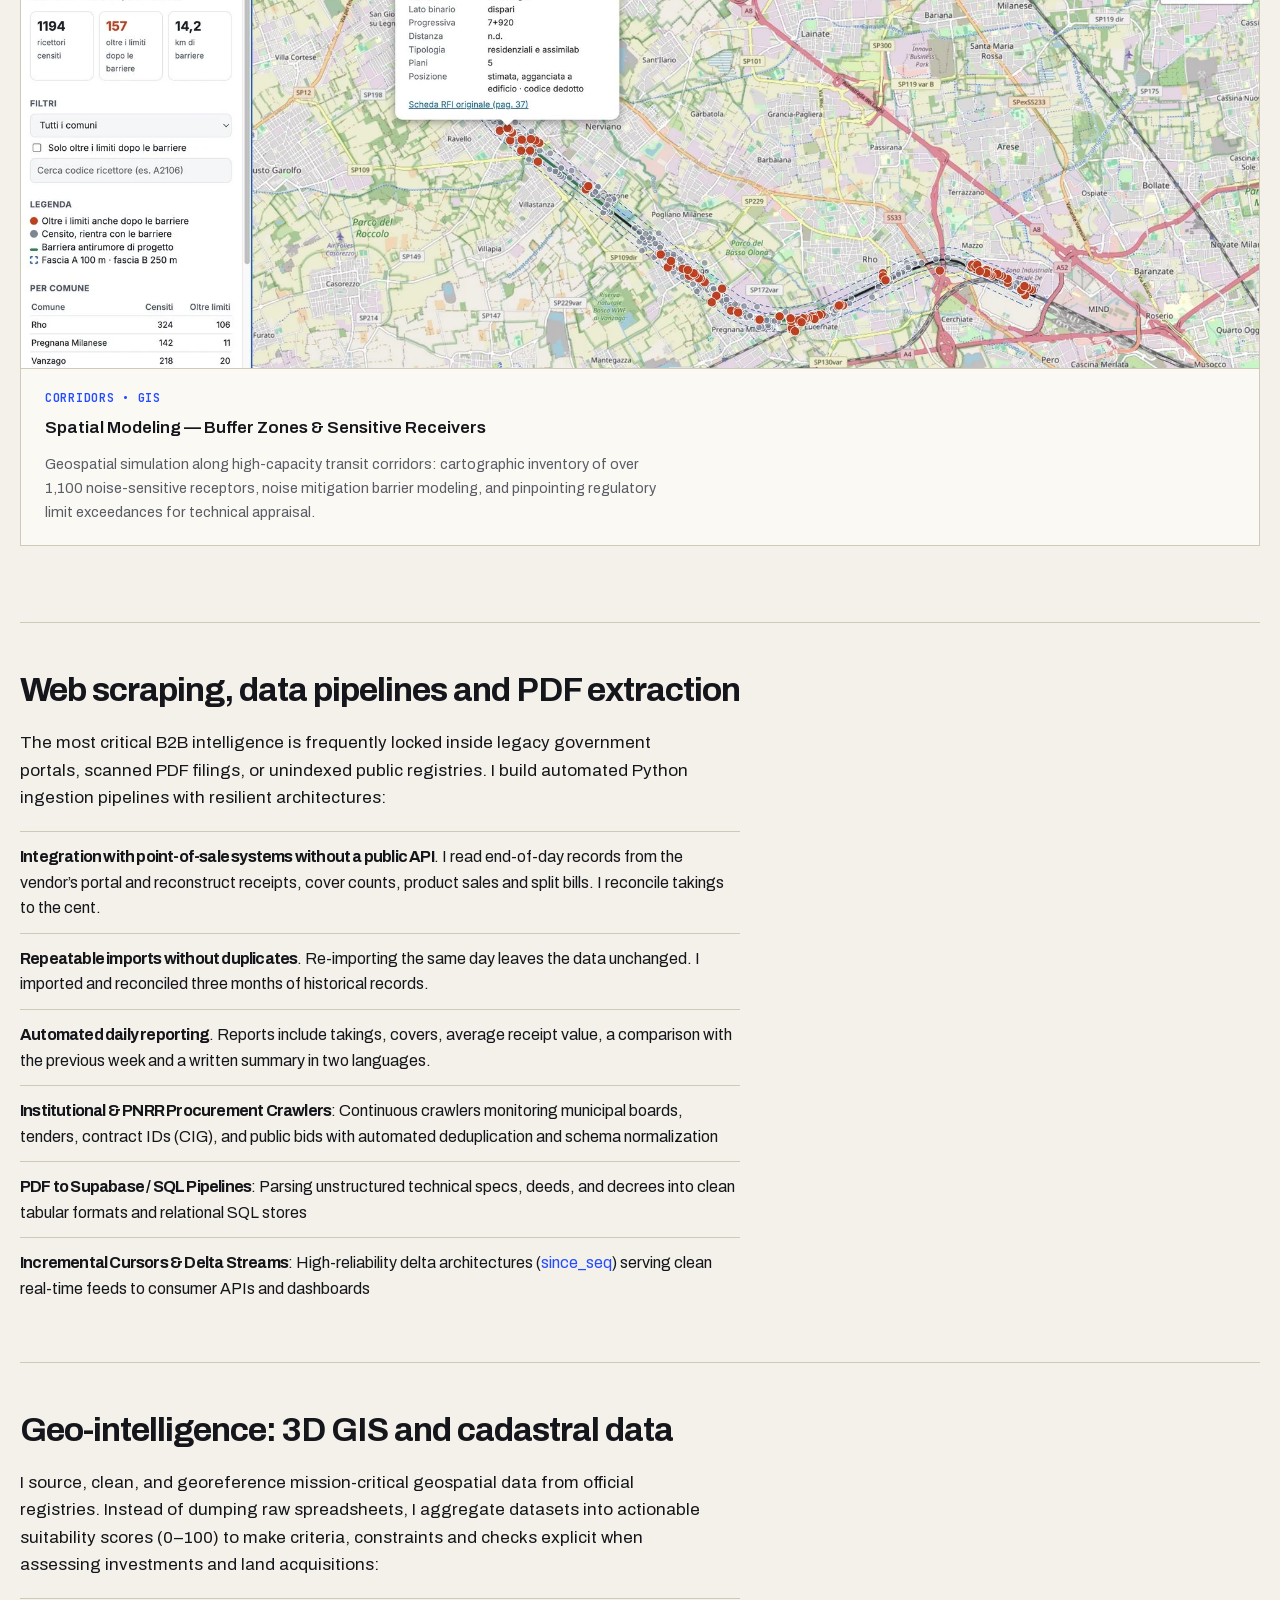
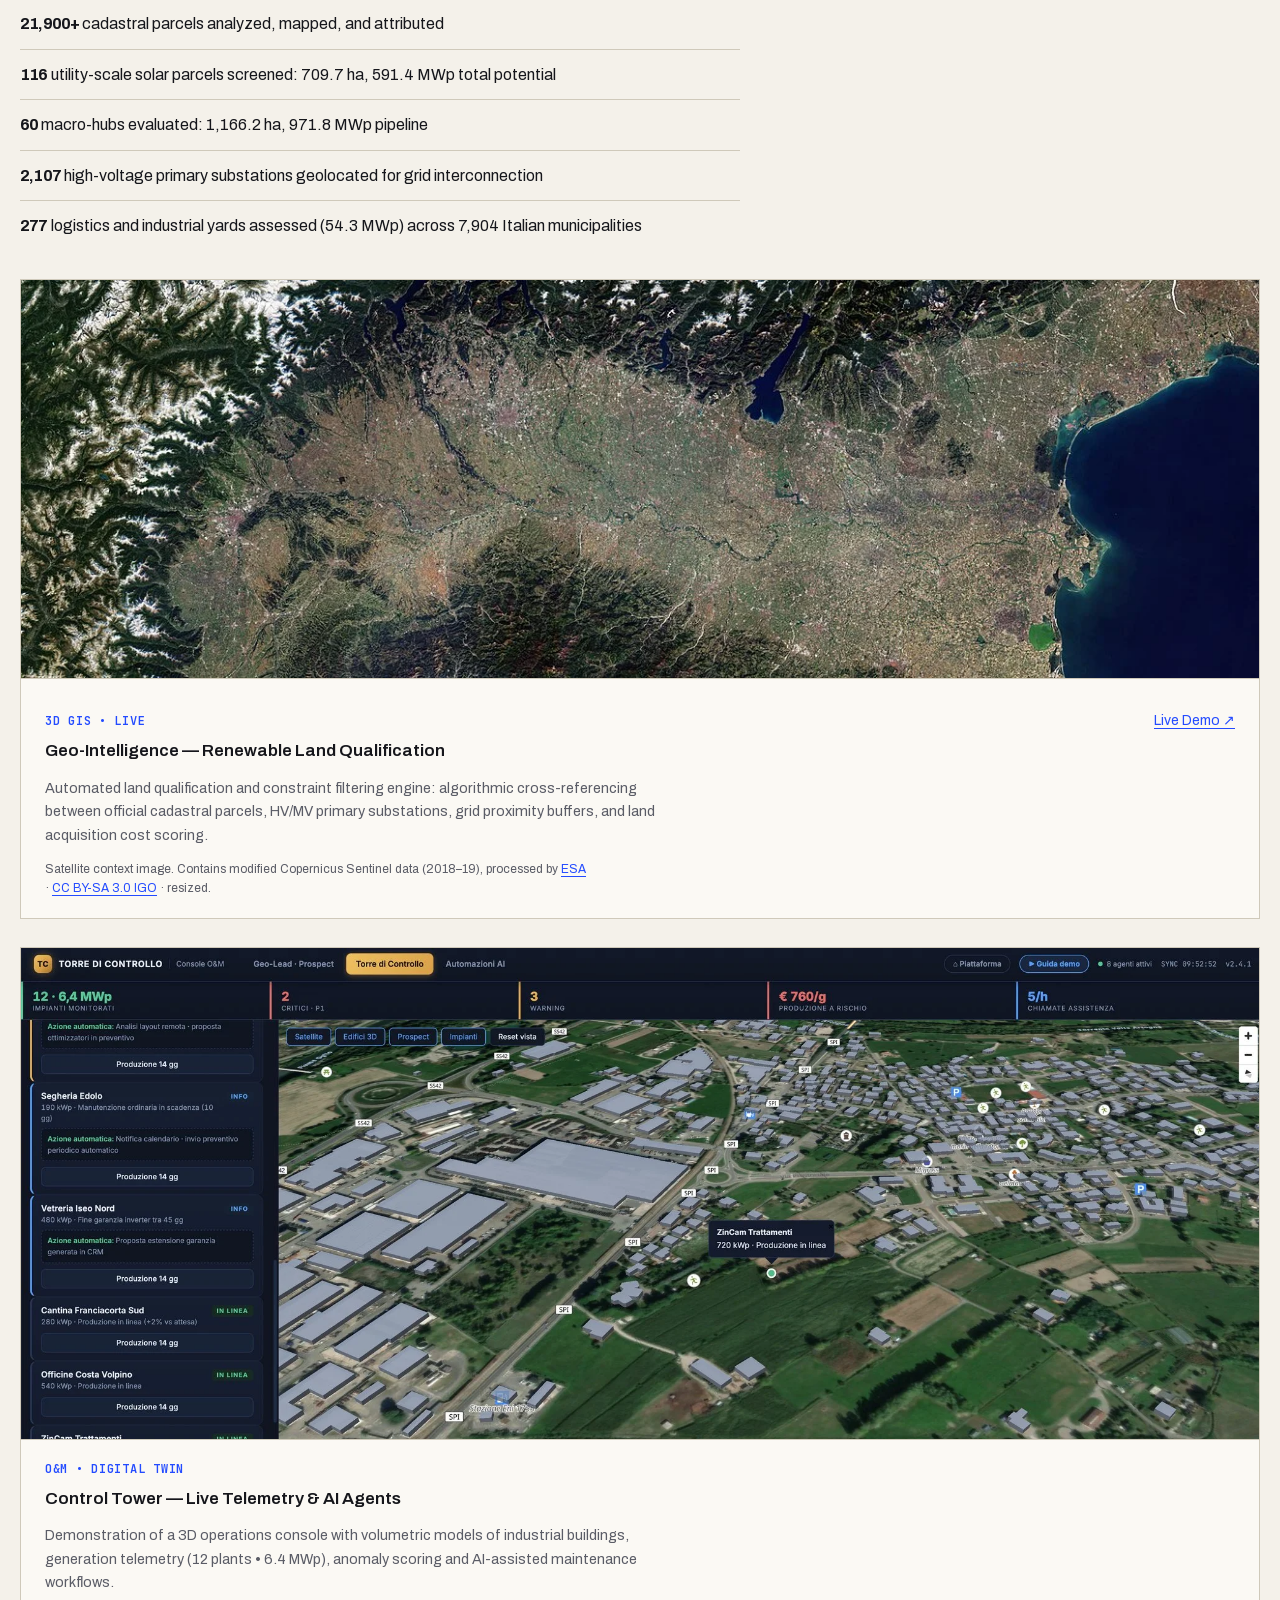
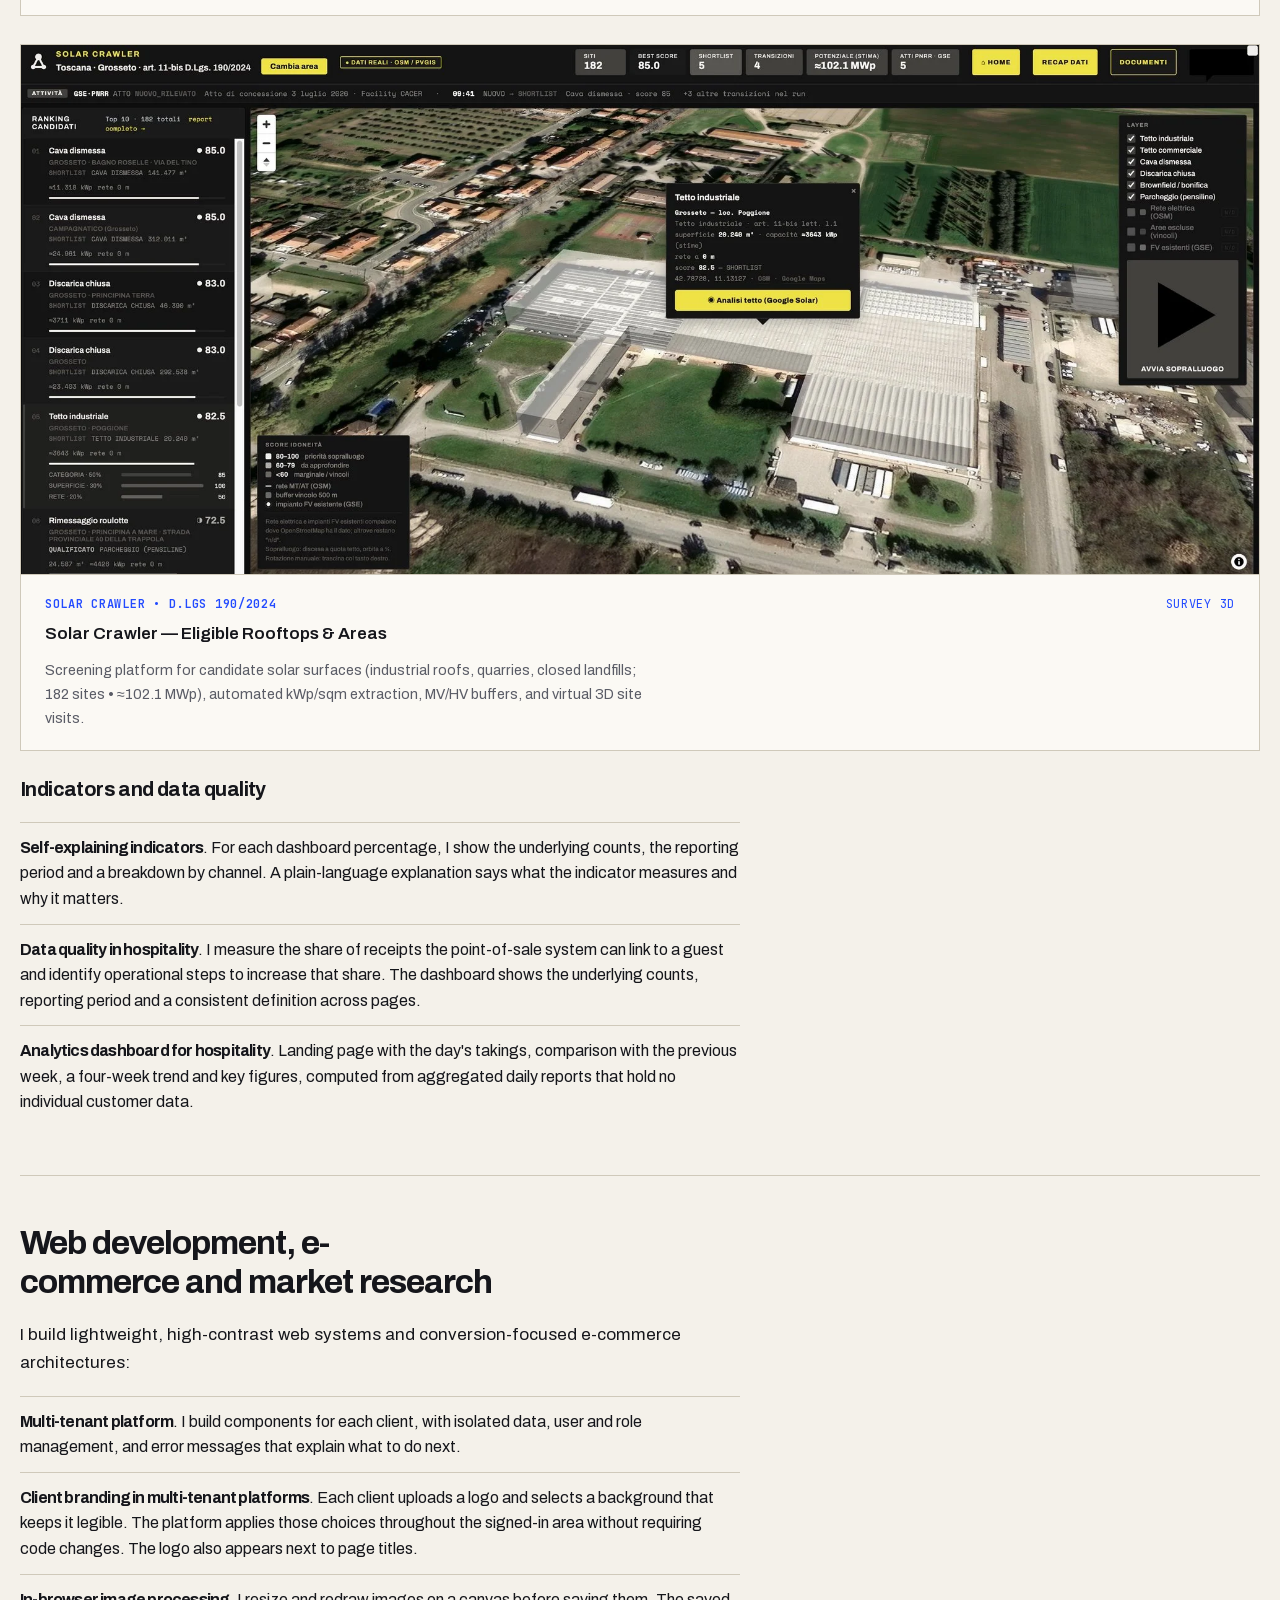
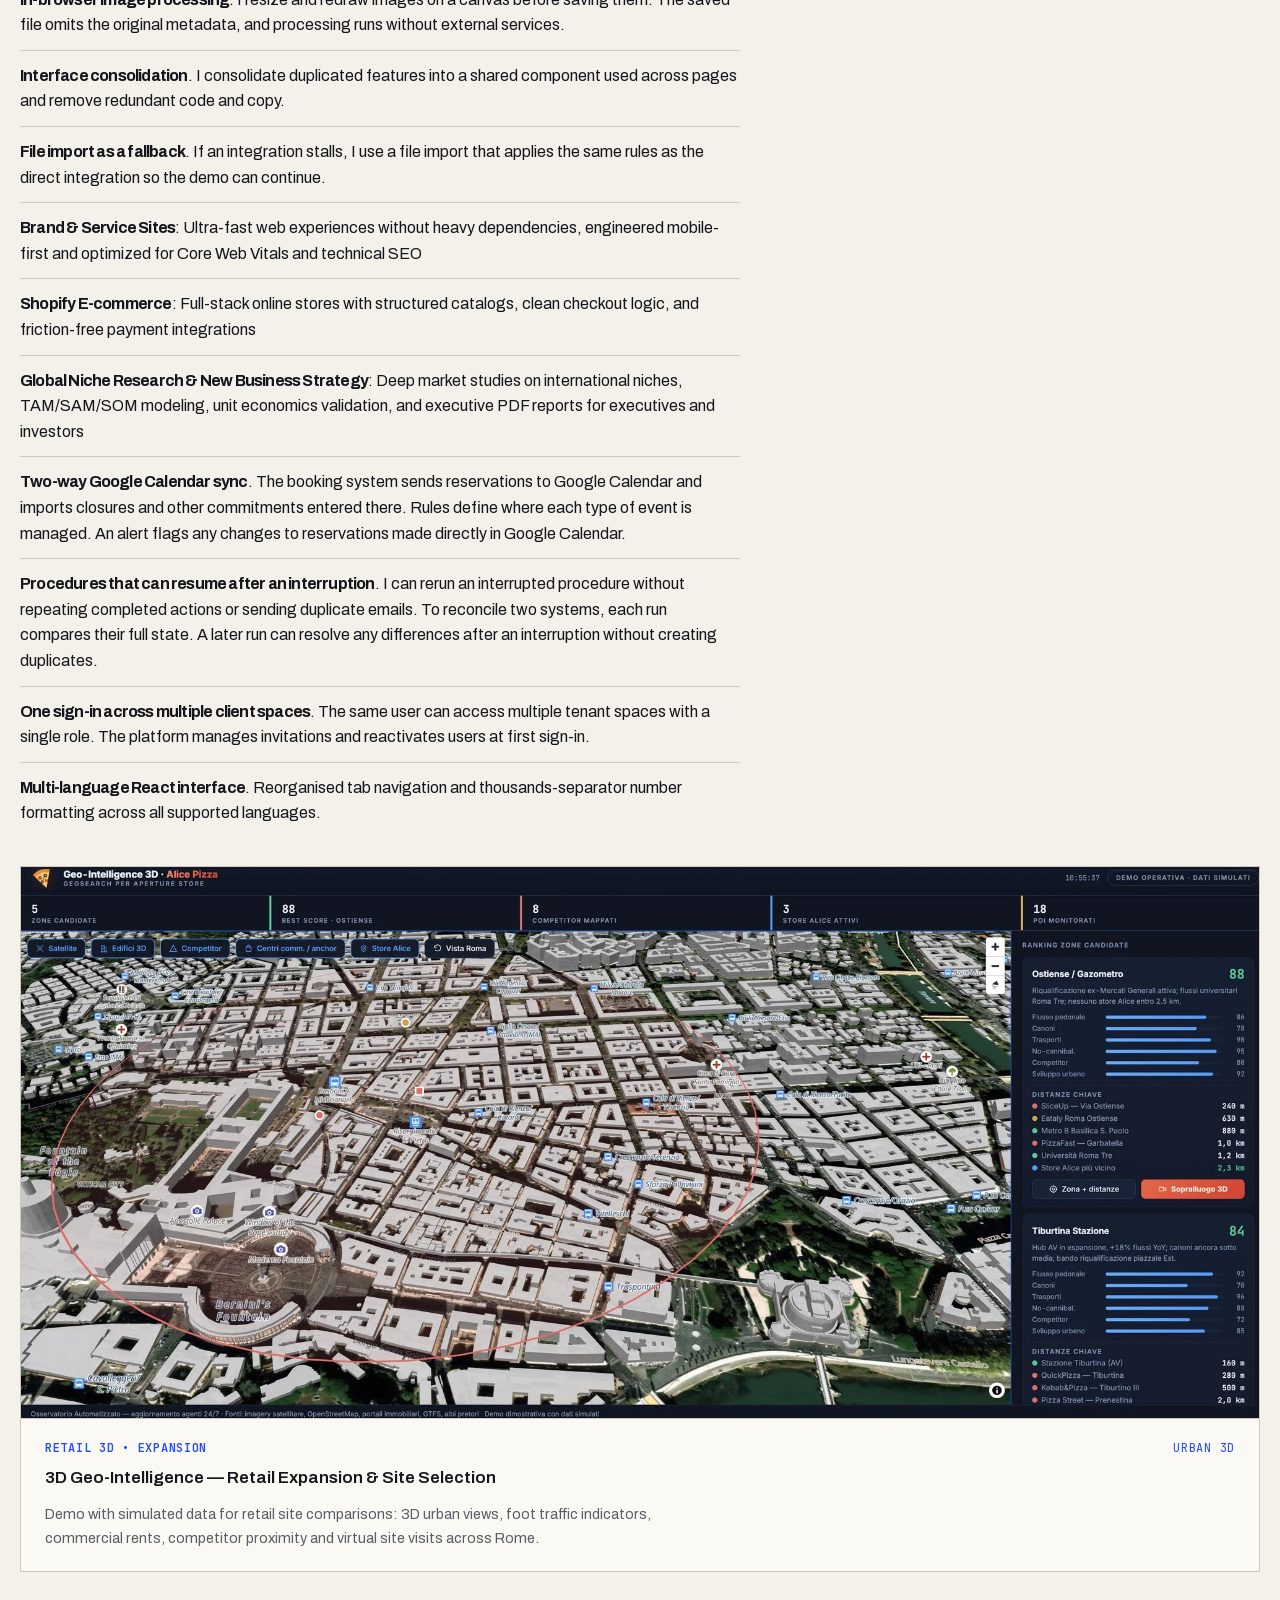
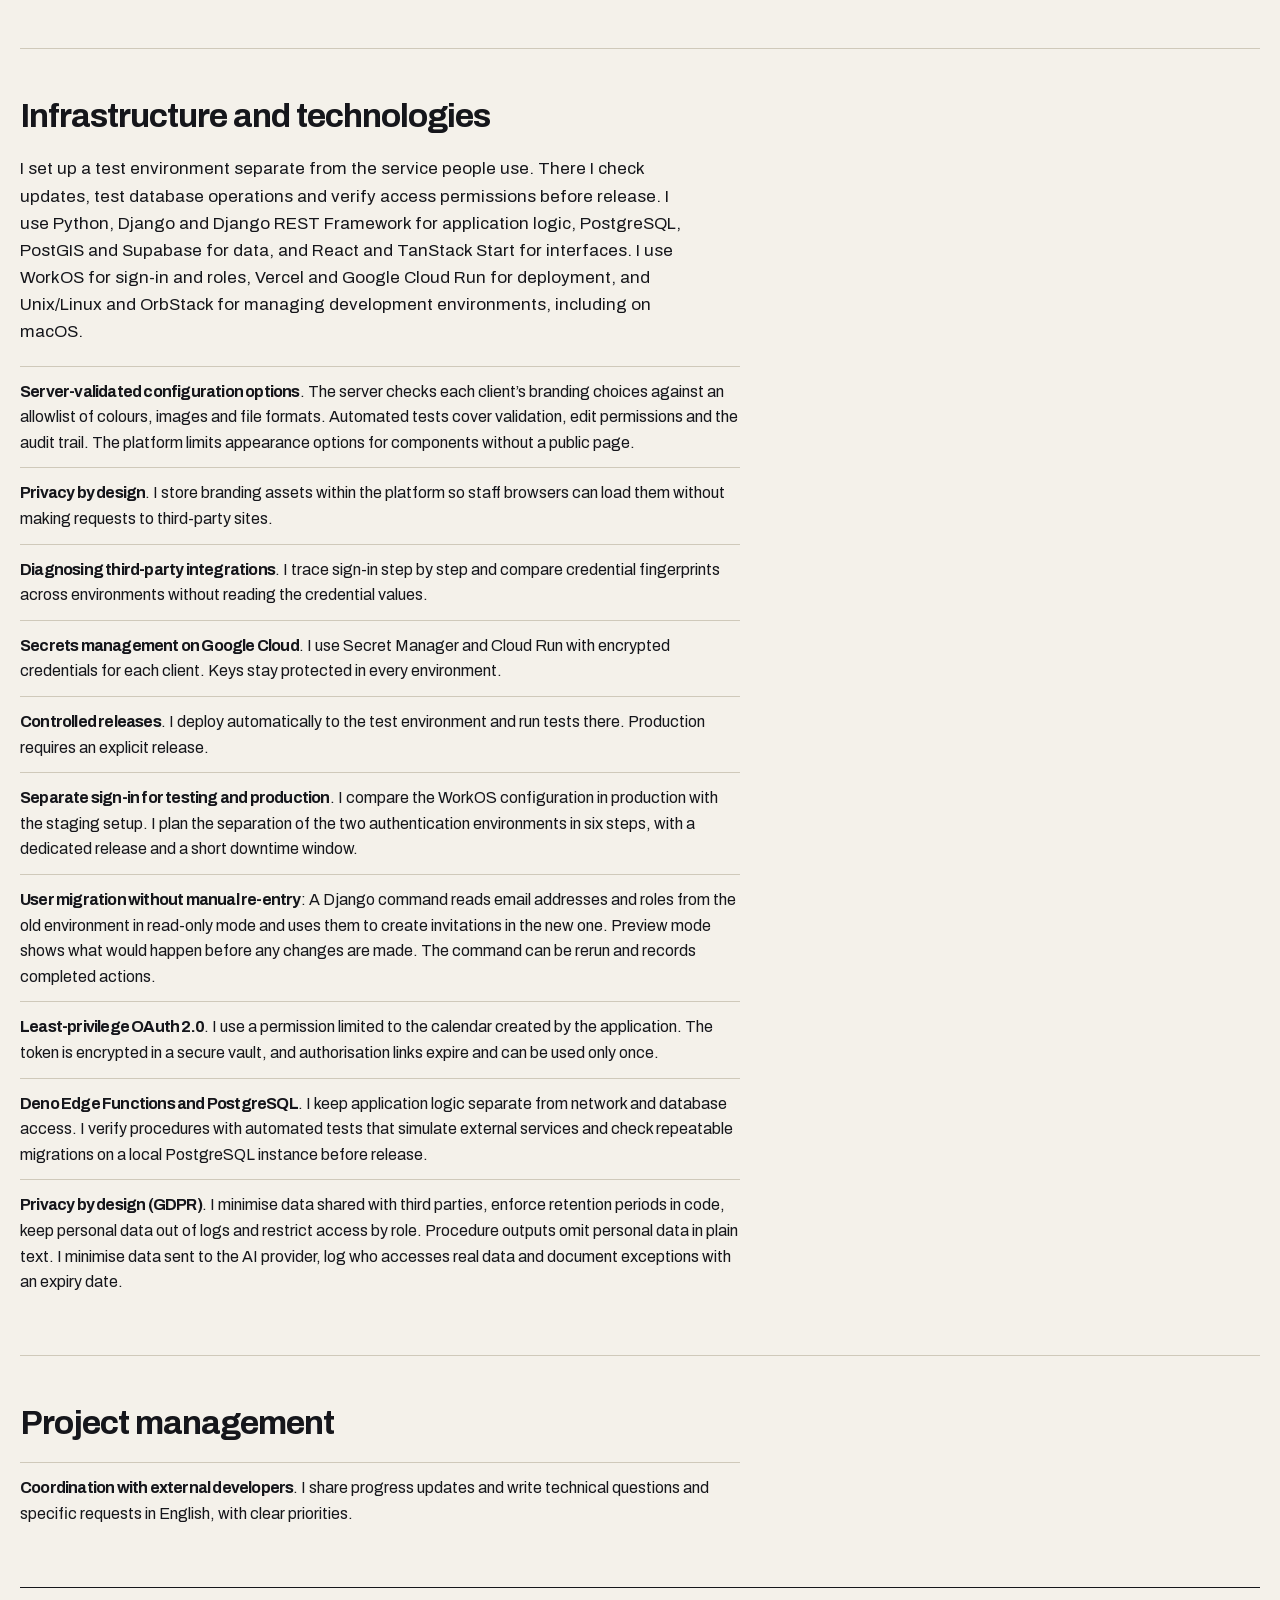
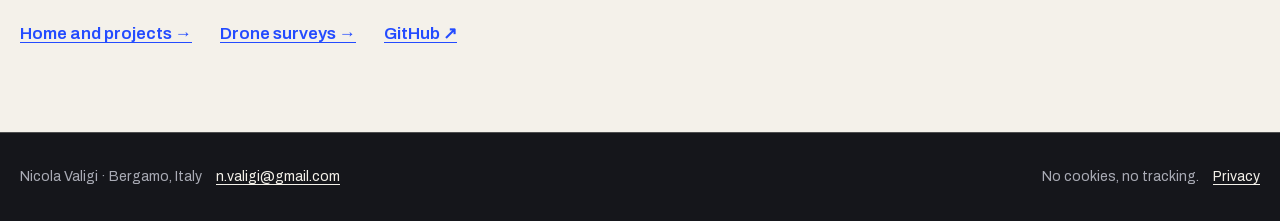
<file: en/skills.html>
<!DOCTYPE html>
<html lang="en">
<head>
<meta charset="utf-8">
<meta name="viewport" content="width=device-width, initial-scale=1, viewport-fit=cover">
<title>GIS, infrastructure and AI skills | Nicola Valigi</title>
<meta name="title" content="Skills &amp; Professional Background | Nicola Valigi">
<link rel="me" href="https://github.com/nicolavaligi">
<link rel="me" href="https://www.linkedin.com/in/nicola-valigi-288418447/">
<meta name="twitter:url" content="https://www.nicvaligi.com/en/skills.html">
<meta name="theme-color" content="#F4F1EA">
<meta name="theme-color" content="#F4F1EA">
<meta name="apple-mobile-web-app-capable" content="yes">
<meta name="mobile-web-app-capable" content="yes">
<meta name="apple-mobile-web-app-status-bar-style" content="black-translucent">
<meta name="apple-mobile-web-app-title" content="Valigi">
<link rel="manifest" href="../manifest.json">
<link rel="apple-touch-icon" href="../icona-180.png">
<link rel="icon" href="data:image/svg+xml,%3Csvg xmlns='http://www.w3.org/2000/svg' viewBox='0 0 32 32'%3E%3Crect width='32' height='32' fill='%23000'/%3E%3Ctext x='16' y='21' text-anchor='middle' font-family='ui-monospace,monospace' font-size='11' fill='%232E56FF'%3ENV%3C/text%3E%3C/svg%3E">
<link rel="stylesheet" href="../fonts.css">
<meta name="description" content="Nicola Valigi’s background in major infrastructure, GIS, geo-intelligence, expropriation, spatial data and operational platforms with AI agents.">
<meta name="robots" content="index,follow,max-image-preview:large">
<meta name="author" content="Nicola Valigi">
<meta name="twitter:card" content="summary_large_image">
<meta name="twitter:title" content="GIS, infrastructure and AI skills | Nicola Valigi">
<meta name="twitter:description" content="Nicola Valigi’s background in major infrastructure, GIS, geo-intelligence, expropriation, spatial data and operational platforms with AI agents.">
<meta name="twitter:image" content="https://www.nicvaligi.com/og.png">
<meta name="twitter:image:alt" content="Nicola Valigi — Geo-intelligence">
<meta property="og:type" content="website">
<meta property="og:title" content="GIS, infrastructure and AI skills | Nicola Valigi">
<meta property="og:description" content="Nicola Valigi’s background in major infrastructure, GIS, geo-intelligence, expropriation, spatial data and operational platforms with AI agents.">
<meta property="og:url" content="https://www.nicvaligi.com/en/skills.html">
<meta property="og:site_name" content="Nicola Valigi">
<meta property="og:locale" content="en_US">
<meta property="og:locale:alternate" content="it_IT">
<meta property="og:image" content="https://www.nicvaligi.com/og.png">
<meta property="og:image:width" content="1200">
<meta property="og:image:height" content="630">
<meta property="og:image:alt" content="Nicola Valigi — Geo-intelligence">
<link rel="canonical" href="https://www.nicvaligi.com/en/skills.html">
<link rel="alternate" hreflang="it" href="https://www.nicvaligi.com/competenze.html">
<link rel="alternate" hreflang="en" href="https://www.nicvaligi.com/en/skills.html">
<link rel="alternate" hreflang="x-default" href="https://www.nicvaligi.com/competenze.html">
<script type="application/ld+json">{"@context":"https://schema.org","@graph":[{"@type":"Person","@id":"https://www.nicvaligi.com/#nicola","name":"Nicola Valigi","url":"https://www.nicvaligi.com/","image":"https://www.nicvaligi.com/img/nicola-valigi-al-lavoro.jpeg","email":"n.valigi@gmail.com","homeLocation":{"@type":"Place","name":"Bergamo, Italia"},"knowsLanguage":["it","en"],"sameAs":["https://www.linkedin.com/in/nicola-valigi-288418447/","https://github.com/nicolavaligi"],"knowsAbout":["Geo-intelligence","GIS","Fotogrammetria","Rilievi con drone","Agenti AI","Infrastrutture"]},{"@type":"WebSite","@id":"https://www.nicvaligi.com/#sito","url":"https://www.nicvaligi.com/","name":"Nicola Valigi","inLanguage":["it","en"],"publisher":{"@id":"https://www.nicvaligi.com/#nicola"}},{"@type":"BreadcrumbList","@id":"https://www.nicvaligi.com/en/skills.html#percorso","itemListElement":[{"@type":"ListItem","position":1,"name":"Home","item":"https://www.nicvaligi.com/en/"},{"@type":"ListItem","position":2,"name":"GIS, infrastructure and AI skills","item":"https://www.nicvaligi.com/en/skills.html"}]},{"@type":"WebPage","@id":"https://www.nicvaligi.com/en/skills.html#pagina","url":"https://www.nicvaligi.com/en/skills.html","name":"GIS, infrastructure and AI skills | Nicola Valigi","description":"Nicola Valigi’s background in major infrastructure, GIS, geo-intelligence, expropriation, spatial data and operational platforms with AI agents.","inLanguage":"en","isPartOf":{"@id":"https://www.nicvaligi.com/#sito"},"about":{"@id":"https://www.nicvaligi.com/#nicola"},"breadcrumb":{"@id":"https://www.nicvaligi.com/en/skills.html#percorso"}}]}</script>
<link rel="stylesheet" href="../stile.css">
<link rel="stylesheet" href="../documenti.css">
</head>
<body><a class="salta" href="#contenuto">Skip to content</a><header class="contenitore testata"><a class="marchio" href="/en/#contenuto">Nicola Valigi</a><nav class="menu" aria-label="Main menu"><a href="https://www.linkedin.com/in/nicola-valigi-288418447/" target="_blank" rel="noopener noreferrer">LinkedIn</a><a class="contatto" href="#contatto">Get in touch</a><a class="lingua" href="/competenze.html" hreflang="it" lang="it" aria-label="Italiano">IT</a></nav></header><main class="documento contenitore" id="contenuto" tabindex="-1">
  <h1>Skills and professional background</h1>
  <article>
    <h2>What I do</h2>
    <p>I use AI to design, write and test software. I also configure AI agents, programs that look up documents or carry out specific tasks using tools the business already has.</p>
    <p>For example, I can turn a voice memo into an assignable task, collect tender notices from several portals or calculate a quote from selected options. Before putting a tool into use, I check how it works in practice.</p>
  </article>

  <article>
    <h2>AI agents, system integration and product management</h2>
    <p>I integrate AI agents into daily workflows, with defined tasks and explicit checks:</p>
    <ul class="numeri">
      <li><strong>Natural-language questions on sales data</strong>. The “Ask and extract” panel on the dashboard home page uses a language model to answer questions from the aggregated reports for the selected period. The model receives no individual customer data, and the system limits request rates. Answers cite the date behind each figure, flag dates with missing data and can produce tables ready to copy.</li>
      <li><strong>Running Claude through its API</strong>. I use a dedicated key for each environment, with a service account, limited scope and an expiry date. I verify the setup with a test call and schedule a renewal reminder.</li>
      <li><strong>Voice-to-Action (Plaud &rarr; CRM &rarr; Notion)</strong>: Voice notes recorded on the go transcribed, summarized with action point extraction, and automatically structured into CRM records and Notion operational databases</li>
      <li><strong>Inbound WhatsApp Dispatching</strong>: Automated WhatsApp channels with instant request parsing, deterministic validation, and operational routing</li>
      <li><strong>3D Configurators &amp; CPQ Quoting Engines</strong>: Parametric engines generating instant quotations for complex orders (decking, construction, renewables), dynamic Bill of Materials (BOM) calculation, and timeline reflow management</li>
      <li><strong>Operations Dashboards &amp; Team Tracking</strong>: Central command consoles featuring individual task allocation, granular filters, telemetry feeds, and milestone progress charts</li>
    </ul>
    <figure class="anteprima">
      <div class="anteprima-visual">
        <a href="/img/preview-report-ristorante-demo.webp">
          <img src="/img/preview-report-ristorante-demo.webp" alt="Daily report dashboard showing revenue, covers, receipts and the Ask and extract panel" width="1848" height="851" loading="lazy" decoding="async">
        </a>
      </div>
      <figcaption>
        <div class="anteprima-head">
          <div class="anteprima-titolo"><span>Daily reporting for restaurants</span></div>
        </div>
        <p class="anteprima-testo">Preview with fictional names and sample data. The “Ask and extract” panel lets staff query the report in natural language.</p>
      </figcaption>
    </figure>
  </article>

  <article>
    <h2>Skills and experience</h2>
    <p>The main skills and projects where I have applied them:</p>

    <table class="tabella-competenze" role="table">
      <thead role="rowgroup">
        <tr role="row">
          <th role="columnheader" scope="col">Capability</th>
          <th role="columnheader" scope="col">Where I have applied it</th>
        </tr>
      </thead>
      <tbody role="rowgroup">
        <tr role="row">
          <td role="cell" class="col-skill">Automated collection of online data (Python)</td>
          <td role="cell" class="col-desc">I build programs that check public portals, collect tenders and information on infrastructure projects, and organize it for search. They also track contracts under Italy’s recovery plan and their procurement IDs.</td>
        </tr>
        <tr role="row">
          <td role="cell" class="col-skill">Extracting and searching data from PDFs</td>
          <td role="cell" class="col-desc">I extract lists, tables, land records and technical annexes from complex PDFs and organize them so people can search, filter and cross-reference the data in Supabase or PostgreSQL.</td>
        </tr>
        <tr role="row">
          <td role="cell" class="col-skill">Digital maps and spatial analysis (GIS)</td>
          <td role="cell" class="col-desc">I map routes and sites exposed to noise. I have mapped over 21,900 land parcels and analyzed their distance from the electricity grid. Maps can be exported in KML and GeoJSON.</td>
        </tr>
        <tr role="row">
          <td role="cell" class="col-skill">Prototypes and automated quotes</td>
          <td role="cell" class="col-desc">I build working versions of 3D configurators, tools that calculate quotes from selected options, and simulators for work processes. I’ve also built tools for reviewing tenders and municipal notices.</td>
        </tr>
        <tr role="row">
          <td role="cell" class="col-skill">AI agents that connect existing tools</td>
          <td role="cell" class="col-desc">I turn Plaud voice memos into tasks in Notion or a customer management system. Incoming WhatsApp requests are read and routed to the people who handle them.</td>
        </tr>
        <tr role="row">
          <td role="cell" class="col-skill">Dashboards for coordinating work</td>
          <td role="cell" class="col-desc">One screen for assigning tasks, filtering information and checking project progress with charts and live updates.</td>
        </tr>
        <tr role="row">
          <td role="cell" class="col-skill">Web development, SEO, e-commerce</td>
          <td role="cell" class="col-desc">Lightweight, high-performance brand and service websites, including a full Shopify online store, built mobile-first with advanced technical SEO optimization.</td>
        </tr>
        <tr role="row">
          <td role="cell" class="col-skill">Market research, business development</td>
          <td role="cell" class="col-desc">In-depth global niche research, market sizing, financial feasibility models, and executive PDF dossiers for partners, executives, and investors.</td>
        </tr>
        <tr role="row">
          <td role="cell" class="col-skill">Digital transformation (pre-AI roots)</td>
          <td role="cell" class="col-desc">Proprietary internal platform monitoring subcontracts, cost accounting, and work progress statements (SAL) on major infrastructure job sites during the Impregilo era.</td>
        </tr>
      <tr role="row"><td role="cell" class="col-skill">Drone surveys and photogrammetry</td><td role="cell" class="col-desc">Orthophotos, point clouds, 3D models, sections and thermal imaging for infrastructure, construction sites and the environment.</td></tr></tbody>
    </table>
  </article>

  <article>
    <h2>Construction sites, infrastructure and digital delivery</h2>
    <p>My technical approach is rooted in over a decade spent on construction sites and in project offices for major infrastructure projects during the <strong>Impregilo</strong> era (now Webuild).</p>
    <p>Years before the rise of generative AI, I architected and built an internal platform to rigorously track subcontractors, cost accounting, and work progress statements (SAL). Managing complex physical job sites, coordinating labor, and eliminating administrative bottlenecks taught me that the real operational hurdle rarely matches what gets presented in executive boardroom decks.</p>
    <p>That on-the-ground experience also informed my practice in expropriation proceedings (D.P.R. 327/2001): coordinating complex legal-technical files, analyzing right-of-way buffer zones, and drafting technical appraisals (<em>perizie di stima</em>) to safeguard property owners and unblock indemnity settlements.</p>

    <figure class="anteprima">
      <div class="anteprima-visual">
        <picture>
          <source srcset="../img/preview-pedemontana-ricettori-acustici-720.webp 720w, ../img/preview-pedemontana-ricettori-acustici-1200.webp 1200w, ../img/preview-pedemontana-ricettori-acustici.webp 2000w" sizes="(max-width: 1280px) calc(100vw - 40px), 1240px" type="image/webp">
          <img src="../img/preview-pedemontana-ricettori-acustici.jpg" alt="GIS operations console for Pedemontana Lombarda highway acoustic receptors, project alignments, and 3D buildings" width="2000" height="799" loading="lazy" decoding="async">
        </picture>
      </div>
      <figcaption>
        <div class="anteprima-head">
          <div class="anteprima-titolo">
            <span class="badge-tag accent">HIGHWAY INFRASTRUCTURE &bull; 3D GIS</span>
            <span>Pedemontana Highway &mdash; 6,910 Acoustic Receptors &amp; Interchanges</span>
          </div>
        </div>
        <p class="anteprima-testo">Geospatial console for Sections B2 and C: georeferenced survey of 6,910 noise receptors, identifying the 39 units exceeding noise limits after mitigation and properties slated for window retrofit packages. Vector CAD road geometries (SS36/Desio interchange, roundabouts), 3D building models, and official cadastral maps.</p>
      </figcaption>
    </figure>

    <figure class="anteprima">
      <div class="anteprima-visual">
        <picture>
          <source srcset="../img/preview-rho-gallarate-ricettori-720.webp 720w, ../img/preview-rho-gallarate-ricettori-1200.webp 1200w, ../img/preview-rho-gallarate-ricettori.webp 2000w" sizes="(max-width: 1280px) calc(100vw - 40px), 1240px" type="image/webp">
          <img src="../img/preview-rho-gallarate-ricettori.jpg" alt="GIS map of acoustic receivers and buffer zones along infrastructure corridors" width="2000" height="737" loading="lazy" decoding="async">
        </picture>
      </div>
      <figcaption>
        <div class="anteprima-head">
          <div class="anteprima-titolo">
            <span class="badge-tag accent">CORRIDORS &bull; GIS</span>
            <span>Spatial Modeling &mdash; Buffer Zones &amp; Sensitive Receivers</span>
          </div>
        </div>
        <p class="anteprima-testo">Geospatial simulation along high-capacity transit corridors: cartographic inventory of over 1,100 noise-sensitive receptors, noise mitigation barrier modeling, and pinpointing regulatory limit exceedances for technical appraisal.</p>
      </figcaption>
    </figure>
  </article>

  <article>
    <h2>Web scraping, data pipelines and PDF extraction</h2>
    <p>The most critical B2B intelligence is frequently locked inside legacy government portals, scanned PDF filings, or unindexed public registries. I build automated Python ingestion pipelines with resilient architectures:</p>
    <ul class="numeri">
      <li><strong>Integration with point-of-sale systems without a public API</strong>. I read end-of-day records from the vendor’s portal and reconstruct receipts, cover counts, product sales and split bills. I reconcile takings to the cent.</li>
      <li><strong>Repeatable imports without duplicates</strong>. Re-importing the same day leaves the data unchanged. I imported and reconciled three months of historical records.</li>
      <li><strong>Automated daily reporting</strong>. Reports include takings, covers, average receipt value, a comparison with the previous week and a written summary in two languages.</li>
      <li><strong>Institutional &amp; PNRR Procurement Crawlers</strong>: Continuous crawlers monitoring municipal boards, tenders, contract IDs (CIG), and public bids with automated deduplication and schema normalization</li>
      <li><strong>PDF to Supabase / SQL Pipelines</strong>: Parsing unstructured technical specs, deeds, and decrees into clean tabular formats and relational SQL stores</li>
      <li><strong>Incremental Cursors &amp; Delta Streams</strong>: High-reliability delta architectures (<span class="ora">since_seq</span>) serving clean real-time feeds to consumer APIs and dashboards</li>
    </ul>
  </article>

  <article>
    <h2>Geo-intelligence: 3D GIS and cadastral data</h2>
    <p>I source, clean, and georeference mission-critical geospatial data from official registries. Instead of dumping raw spreadsheets, I aggregate datasets into actionable suitability scores (0–100) to make criteria, constraints and checks explicit when assessing investments and land acquisitions:</p>
    <ul class="numeri">
      <li><strong>21,900+</strong> cadastral parcels analyzed, mapped, and attributed</li>
      <li><strong>116</strong> utility-scale solar parcels screened: 709.7 ha, 591.4 MWp total potential</li>
      <li><strong>60</strong> macro-hubs evaluated: 1,166.2 ha, 971.8 MWp pipeline</li>
      <li><strong>2,107</strong> high-voltage primary substations geolocated for grid interconnection</li>
      <li><strong>277</strong> logistics and industrial yards assessed (54.3 MWp) across 7,904 Italian municipalities</li>
    </ul>

    <figure class="anteprima">
      <div class="anteprima-visual">
        <picture><source type="image/webp" srcset="../img/po-valley-sentinel-1280.webp 1280w, ../img/po-valley-sentinel-3840.webp 3840w" sizes="(max-width: 1280px) calc(100vw - 40px), 1240px"><img src="../img/po-valley-sentinel-1280.jpg" srcset="../img/po-valley-sentinel-1280.jpg 1280w, ../img/po-valley-sentinel-3840.jpg 3840w" sizes="(max-width: 1280px) calc(100vw - 40px), 1240px" alt="Copernicus Sentinel-2 satellite view of the Po Valley" width="3840" height="1236" loading="lazy" decoding="async"></picture>
      </div>
      <figcaption>
        <div class="anteprima-head">
          <div class="anteprima-titolo">
            <span class="badge-tag accent">3D GIS &bull; LIVE</span>
            <span>Geo-Intelligence &mdash; Renewable Land Qualification</span>
          </div>
          <a class="anteprima-apri" href="https://nicolavaligi.github.io/sunpro/" target="_blank" rel="noopener noreferrer">Live Demo &nearr;</a>
        </div>
        <p class="anteprima-testo">Automated land qualification and constraint filtering engine: algorithmic cross-referencing between official cadastral parcels, HV/MV primary substations, grid proximity buffers, and land acquisition cost scoring.</p>
      <p class="credito-immagine">Satellite context image. Contains modified Copernicus Sentinel data (2018–19), processed by <a href="https://www.esa.int/media/po-valley-italy-en-228663" target="_blank" rel="noopener noreferrer">ESA</a> · <a href="https://creativecommons.org/licenses/by-sa/3.0/igo/" target="_blank" rel="noopener noreferrer">CC BY-SA 3.0 IGO</a> · resized.</p></figcaption>
    </figure>

    <figure class="anteprima">
      <div class="anteprima-visual">
        <picture>
          <source srcset="../img/preview-torre-controllo-oem-3d-720.webp 720w, ../img/preview-torre-controllo-oem-3d-1200.webp 1200w, ../img/preview-torre-controllo-oem-3d.webp 2000w" sizes="(max-width: 1280px) calc(100vw - 40px), 1240px" type="image/webp">
          <img src="../img/preview-torre-controllo-oem-3d.jpg" alt="O&M Control Tower console with 3D building models and real-time solar PV telemetry" width="2000" height="792" loading="lazy" decoding="async">
        </picture>
      </div>
      <figcaption>
        <div class="anteprima-head">
          <div class="anteprima-titolo">
            <span class="badge-tag">O&amp;M &bull; DIGITAL TWIN</span>
            <span>Control Tower &mdash; Live Telemetry &amp; AI Agents</span>
          </div>
        </div>
        <p class="anteprima-testo">Demonstration of a 3D operations console with volumetric models of industrial buildings, generation telemetry (12 plants &bull; 6.4 MWp), anomaly scoring and AI-assisted maintenance workflows.</p>
      </figcaption>
    </figure>

    <figure class="anteprima">
      <div class="anteprima-visual">
        <picture>
          <source srcset="../img/preview-solar-crawler-aree-idonee-720.webp 720w, ../img/preview-solar-crawler-aree-idonee-1200.webp 1200w, ../img/preview-solar-crawler-aree-idonee.webp 2000w" sizes="(max-width: 1280px) calc(100vw - 40px), 1240px" type="image/webp">
          <img src="../img/preview-solar-crawler-aree-idonee.jpg" alt="Solar Crawler operations console for eligible solar surfaces and industrial rooftops" width="2000" height="854" loading="lazy" decoding="async">
        </picture>
      </div>
      <figcaption>
        <div class="anteprima-head">
          <div class="anteprima-titolo">
            <span class="badge-tag accent">SOLAR CRAWLER &bull; D.LGS 190/2024</span>
            <span>Solar Crawler &mdash; Eligible Rooftops &amp; Areas</span>
          </div>
          <span class="badge-tag">SURVEY 3D</span>
        </div>
        <p class="anteprima-testo">Screening platform for candidate solar surfaces (industrial roofs, quarries, closed landfills; 182 sites &bull; &asymp;102.1 MWp), automated kWp/sqm extraction, MV/HV buffers, and virtual 3D site visits.</p>
      </figcaption>
    </figure>

    <h3>Indicators and data quality</h3>
    <ul class="numeri">
      <li><strong>Self-explaining indicators</strong>. For each dashboard percentage, I show the underlying counts, the reporting period and a breakdown by channel. A plain-language explanation says what the indicator measures and why it matters.</li>
      <li><strong>Data quality in hospitality</strong>. I measure the share of receipts the point-of-sale system can link to a guest and identify operational steps to increase that share. The dashboard shows the underlying counts, reporting period and a consistent definition across pages.</li>
      <li><strong>Analytics dashboard for hospitality</strong>. Landing page with the day&#39;s takings, comparison with the previous week, a four-week trend and key figures, computed from aggregated daily reports that hold no individual customer data.</li>
    </ul>
  </article>

  <article>
    <h2>Web development, e-commerce and market research</h2>
    <p>I build lightweight, high-contrast web systems and conversion-focused e-commerce architectures:</p>
    <ul class="numeri">
      <li><strong>Multi-tenant platform</strong>. I build components for each client, with isolated data, user and role management, and error messages that explain what to do next.</li>
      <li><strong>Client branding in multi-tenant platforms</strong>. Each client uploads a logo and selects a background that keeps it legible. The platform applies those choices throughout the signed-in area without requiring code changes. The logo also appears next to page titles.</li>
      <li><strong>In-browser image processing</strong>. I resize and redraw images on a canvas before saving them. The saved file omits the original metadata, and processing runs without external services.</li>
      <li><strong>Interface consolidation</strong>. I consolidate duplicated features into a shared component used across pages and remove redundant code and copy.</li>
      <li><strong>File import as a fallback</strong>. If an integration stalls, I use a file import that applies the same rules as the direct integration so the demo can continue.</li>
      <li><strong>Brand &amp; Service Sites</strong>: Ultra-fast web experiences without heavy dependencies, engineered mobile-first and optimized for Core Web Vitals and technical SEO</li>
      <li><strong>Shopify E-commerce</strong>: Full-stack online stores with structured catalogs, clean checkout logic, and friction-free payment integrations</li>
      <li><strong>Global Niche Research &amp; New Business Strategy</strong>: Deep market studies on international niches, TAM/SAM/SOM modeling, unit economics validation, and executive PDF reports for executives and investors</li>
      <li><strong>Two-way Google Calendar sync</strong>. The booking system sends reservations to Google Calendar and imports closures and other commitments entered there. Rules define where each type of event is managed. An alert flags any changes to reservations made directly in Google Calendar.</li>
      <li><strong>Procedures that can resume after an interruption</strong>. I can rerun an interrupted procedure without repeating completed actions or sending duplicate emails. To reconcile two systems, each run compares their full state. A later run can resolve any differences after an interruption without creating duplicates.</li>
      <li><strong>One sign-in across multiple client spaces</strong>. The same user can access multiple tenant spaces with a single role. The platform manages invitations and reactivates users at first sign-in.</li>
      <li><strong>Multi-language React interface</strong>. Reorganised tab navigation and thousands-separator number formatting across all supported languages.</li>
    </ul>

    <figure class="anteprima">
      <div class="anteprima-visual">
        <picture>
          <source srcset="../img/preview-retail-geointelligence-3d-720.webp 720w, ../img/preview-retail-geointelligence-3d-1200.webp 1200w, ../img/preview-retail-geointelligence-3d.webp 2000w" sizes="(max-width: 1280px) calc(100vw - 40px), 1240px" type="image/webp">
          <img src="../img/preview-retail-geointelligence-3d.jpg" alt="3D Geo-Intelligence platform for retail expansion and store selection" width="2000" height="890" loading="lazy" decoding="async">
        </picture>
      </div>
      <figcaption>
        <div class="anteprima-head">
          <div class="anteprima-titolo">
            <span class="badge-tag accent">RETAIL 3D &bull; EXPANSION</span>
            <span>3D Geo-Intelligence &mdash; Retail Expansion &amp; Site Selection</span>
          </div>
          <span class="badge-tag">URBAN 3D</span>
        </div>
        <p class="anteprima-testo">Demo with simulated data for retail site comparisons: 3D urban views, foot traffic indicators, commercial rents, competitor proximity and virtual site visits across Rome.</p>
      </figcaption>
    </figure>
  </article>

  <article>
    <h2>Infrastructure and technologies</h2>
    <p>I set up a test environment separate from the service people use. There I check updates, test database operations and verify access permissions before release. I use Python, Django and Django REST Framework for application logic, PostgreSQL, PostGIS and Supabase for data, and React and TanStack Start for interfaces. I use WorkOS for sign-in and roles, Vercel and Google Cloud Run for deployment, and Unix/Linux and OrbStack for managing development environments, including on macOS.</p>
    <ul class="numeri">
      <li><strong>Server-validated configuration options</strong>. The server checks each client’s branding choices against an allowlist of colours, images and file formats. Automated tests cover validation, edit permissions and the audit trail. The platform limits appearance options for components without a public page.</li>
      <li><strong>Privacy by design</strong>. I store branding assets within the platform so staff browsers can load them without making requests to third-party sites.</li>
      <li><strong>Diagnosing third-party integrations</strong>. I trace sign-in step by step and compare credential fingerprints across environments without reading the credential values.</li>
      <li><strong>Secrets management on Google Cloud</strong>. I use Secret Manager and Cloud Run with encrypted credentials for each client. Keys stay protected in every environment.</li>
      <li><strong>Controlled releases</strong>. I deploy automatically to the test environment and run tests there. Production requires an explicit release.</li>
      <li><strong>Separate sign-in for testing and production</strong>. I compare the WorkOS configuration in production with the staging setup. I plan the separation of the two authentication environments in six steps, with a dedicated release and a short downtime window.</li>
      <li><strong>User migration without manual re-entry</strong>: A Django command reads email addresses and roles from the old environment in read-only mode and uses them to create invitations in the new one. Preview mode shows what would happen before any changes are made. The command can be rerun and records completed actions.</li>
      <li><strong>Least-privilege OAuth 2.0</strong>. I use a permission limited to the calendar created by the application. The token is encrypted in a secure vault, and authorisation links expire and can be used only once.</li>
      <li><strong>Deno Edge Functions and PostgreSQL</strong>. I keep application logic separate from network and database access. I verify procedures with automated tests that simulate external services and check repeatable migrations on a local PostgreSQL instance before release.</li>
      <li><strong>Privacy by design (GDPR)</strong>. I minimise data shared with third parties, enforce retention periods in code, keep personal data out of logs and restrict access by role. Procedure outputs omit personal data in plain text. I minimise data sent to the AI provider, log who accesses real data and document exceptions with an expiry date.</li>
    </ul>
  </article>
  <article>
    <h2>Project management</h2>
    <ul class="numeri">
      <li><strong>Coordination with external developers</strong>. I share progress updates and write technical questions and specific requests in English, with clear priorities.</li>
    </ul>
  </article>
<div class="documento-relativi"><a href="/en/#contenuto">Home and projects &rarr;</a><a href="/en/drone-surveys.html">Drone surveys &rarr;</a><a href="https://github.com/nicolavaligi" target="_blank" rel="noopener noreferrer">GitHub &nearr;</a></div></main><footer class="piede" id="contatto"><div class="contenitore"><p><span>Nicola Valigi · Bergamo, Italy</span><a href="mailto:n.valigi@gmail.com">n.valigi@gmail.com</a></p><p><span>No cookies, no tracking.</span><a href="/en/privacy.html">Privacy</a></p></div></footer></body></html>
</file>
<file: fonts.css>
/* Font serviti dal sito: nessuna richiesta a terze parti. */
@font-face {
  font-family: "Archivo";
  font-style: normal;
  font-weight: 400 700;
  font-display: swap;
  src: url("fonts/archivo-latin.woff2") format("woff2");
}
@font-face {
  font-family: "JetBrains Mono";
  font-style: normal;
  font-weight: 400 700;
  font-display: swap;
  src: url("fonts/jetbrains-mono-latin.woff2") format("woff2");
}
</file>
<file: stile.css>
/* Shared atlas design system: type, spacing and accessible interactions. */
:root {
  --space-1: 4px;
  --space-2: 8px;
  --space-3: 12px;
  --space-4: 16px;
  --space-6: 24px;
  --space-8: 32px;
  --space-12: 48px;
  --space-16: 64px;
  --text-micro: .75rem;
  --text-small: .875rem;
  --text-body: 1.0625rem;
  --text-lead: 1.25rem;
  --title-page: clamp(2.5rem, 6vw, 5rem);
  --title-section: clamp(2rem, 5vw, 4rem);
  --title-group: clamp(1.75rem, 4vw, 3rem);
  --title-case: clamp(1.5rem, 3.5vw, 2.5rem);
  --title-small: 1.25rem;
  --navy: #030c30;
  --carta: #F4F1EA;
  --carta-chiara: #FBF9F4;
  --carta-scura: #E9E4D8;
  --ink: #15161B;
  --muto: #5A5C66;
  --riga: #CFC9BA;
  --giallo: #FFE14A;
  --blu: #234BFF;
  --acqua: #BCD3E8;
  --mono: "JetBrains Mono", ui-monospace, "SF Mono", Menlo, monospace;
  --sans: Archivo, "Helvetica Neue", Arial, sans-serif;
  --bordo: max(20px, env(safe-area-inset-left), env(safe-area-inset-right));
  --largo: 1240px;
  color-scheme: light;
}
* { box-sizing: border-box; }
html { -webkit-text-size-adjust: 100%; text-size-adjust: 100%; scroll-behavior: smooth; scroll-padding-top: var(--space-6); }
body {
  margin: 0;
  background: var(--carta);
  color: var(--ink);
  font-family: var(--sans);
  font-size: var(--text-body);
  line-height: 1.6;
  -webkit-font-smoothing: antialiased;
  overflow-wrap: break-word;
}
::selection { background: var(--blu); color: #fff; }
picture { display: block; min-width: 0; }
img, svg { display: block; max-width: 100%; }
a { color: inherit; text-underline-offset: 3px; text-decoration-thickness: 1px; }
:focus-visible { outline: 3px solid var(--blu); outline-offset: 3px; border-radius: 2px; }
h1, h2, h3, p, ol, ul, figure, dl, dd { margin: 0; padding: 0; }
ol, ul { list-style: none; }
h1, h2, h3 { text-wrap: balance; letter-spacing: -0.03em; line-height: 1.12; }
.contenitore { width: min(var(--largo), 100% - 2 * var(--bordo)); margin-inline: auto; }
.salta {
  position: fixed; z-index: 10; top: -160px; left: 10px;
  padding: var(--space-3) 18px; background: var(--ink); color: var(--carta); font-weight: 700;
}
.salta:focus { top: 10px; }
.evid { color: var(--blu); }
.dato { font-family: var(--mono); font-variant-numeric: tabular-nums; }

/* ---------- testata ---------- */
.testata {
  display: flex; align-items: center; justify-content: space-between; gap: var(--space-4);
  padding-block: 18px;
  border-bottom: 1px solid var(--ink);
}
.marchio { font-weight: 700; font-size: 1.05rem; letter-spacing: -0.01em; text-decoration: none; min-height: 44px; display: inline-flex; align-items: center; }
.menu { display: flex; align-items: center; gap: 6px; }
.menu a {
  display: inline-flex; align-items: center; min-height: 44px; padding: 0 var(--space-3);
  font-weight: 600; font-size: .95rem; text-decoration: none;
}
.menu a:hover { color: var(--blu); text-decoration: none; }
.menu .contatto { border: 1.5px solid var(--blu); color: var(--blu); border-radius: 999px; padding: 0 18px; }
.menu .contatto:hover { background: var(--blu); color: #fff; text-decoration: none; }
.menu .lingua { font-family: var(--mono); font-size: .8rem; color: var(--muto); }

/* ---------- apertura ---------- */
.apertura {
  background-image:
    linear-gradient(to right, rgba(21, 22, 27, .025) 1px, transparent 1px),
    linear-gradient(to bottom, rgba(21, 22, 27, .025) 1px, transparent 1px);
  background-size: 32px 32px;
  border-bottom: 1px solid var(--ink);
}
.apertura-griglia {
  display: grid; gap: 40px;
  padding-block: clamp(36px, 7vw, 84px) clamp(40px, 7vw, 88px);
}
.coordinate { font-family: var(--mono); font-size: .8rem; letter-spacing: .08em; color: var(--muto); margin-bottom: var(--space-6); }
.apertura h1 {
  font-size: clamp(3.1rem, 13.5vw, 7.2rem);
  line-height: .92; letter-spacing: -0.05em; font-weight: 700;
}
.apertura h1 span { display: block; width: fit-content; }
.sommario { margin-top: var(--space-8); max-width: 34ch; font-size: clamp(1.15rem, 2.1vw, 1.4rem); line-height: 1.45; }
.azioni { display: flex; flex-wrap: wrap; align-items: center; gap: var(--space-4) var(--space-6); margin-top: var(--space-8); }
.bottone {
  display: inline-flex; align-items: center; justify-content: center; gap: 10px;
  min-height: 52px; padding: 0 26px;
  border: 1.5px solid var(--blu); border-radius: 999px;
  background: var(--blu); color: #fff;
  font: inherit; font-weight: 700; font-size: 1rem; text-decoration: none; cursor: pointer;
  transition: background-color .16s ease, color .16s ease, border-color .16s ease;
}
.bottone:hover { background: #1938C7; border-color: #1938C7; }
.bottone.chiaro:hover { background: var(--ink); color: var(--carta); }
.bottone.chiaro { background: transparent; color: var(--ink); border-color: var(--ink); }
a:hover { text-decoration: none; }
.collegamento:hover, .caso-settore a:hover, .indirizzo:hover { color: #1938C7; }
.indirizzo:hover { color: #d5dfff; }
.collegamento { display: inline-flex; align-items: center; min-height: 44px; font-weight: 600; color: var(--blu); }
.caso-settore a, .gambe .dato { color: var(--blu); }

/* ---------- mappa ---------- */
.mappa { min-width: 0; }
.caso .mappa { width: min(100%, 760px); margin-inline: auto; }
.mappa-svg { width: 100%; height: auto; overflow: visible; }
.m-carta { fill: var(--carta-chiara); }
.m-p { stroke: var(--ink); stroke-width: .6; stroke-opacity: .5; }
.m-p:not(.m-vinc) { fill: transparent; }
.m-live { cursor: pointer; transition: fill .15s ease; }
.m-top { fill: rgba(255, 225, 74, .5) !important; }
.m-live:not(.m-vinc):hover { fill: rgba(255, 225, 74, .8) !important; }
.m-vinc:hover { stroke-opacity: 1; stroke-width: 1.2; }
.m-hatch { stroke: var(--blu); stroke-width: 1.3; stroke-opacity: .32; }
.m-evid { fill: var(--giallo); fill-opacity: .92; stroke: var(--ink); stroke-width: 2.4; stroke-linejoin: round; pointer-events: none; }
.m-evid.vincolata { fill: none; stroke-dasharray: 5 4; }
.m-fascia { fill: none; stroke: var(--blu); stroke-opacity: .07; stroke-width: 66; pointer-events: none; }
.m-fiume { fill: none; stroke: var(--acqua); stroke-width: 15; stroke-linecap: round; pointer-events: none; }
.m-strada-b { fill: none; stroke: var(--ink); stroke-opacity: .8; stroke-width: 9; pointer-events: none; }
.m-strada { fill: none; stroke: var(--carta-chiara); stroke-width: 7; pointer-events: none; }
.m-strada-b.m-sec { stroke-width: 6; }
.m-strada.m-sec { stroke-width: 4.2; }
.m-linea { fill: none; stroke: var(--blu); stroke-width: 1.7; pointer-events: none; }
.m-palo { fill: var(--carta-chiara); stroke: var(--blu); stroke-width: 1.5; }
.m-cabina rect { fill: var(--carta-chiara); stroke: var(--ink); stroke-width: 2; }
.m-cabina path { stroke: var(--ink); stroke-width: 1.5; }
.m-etichetta { font-family: var(--mono); font-size: 9px; font-weight: 700; letter-spacing: .1em; fill: var(--ink); paint-order: stroke; stroke: var(--carta-chiara); stroke-width: 3.5px; pointer-events: none; }
.m-etichetta-acqua { fill: #284766; stroke: none; font-weight: 500; }
.m-num { font-family: var(--mono); font-size: 8px; fill: var(--muto); text-anchor: middle; pointer-events: none; }
.m-cornice { fill: none; stroke: var(--ink); stroke-width: 1.6; }
.m-tacca { stroke: var(--ink); stroke-width: 1; }
.m-coord, .m-scala text, .m-nord text { font-family: var(--mono); font-size: 9.5px; fill: var(--muto); letter-spacing: .06em; }
.m-scala path { stroke: var(--ink); stroke-width: 1.3; fill: none; }
.m-nord circle { fill: var(--carta-chiara); stroke: var(--ink); stroke-width: 1.2; }
.m-nord path { fill: var(--ink); }
.m-nord text { font-weight: 700; fill: var(--ink); }

.cartiglio {
  display: grid; grid-template-columns: 1fr 1fr;
  margin: 6px 2.84% 0 4.38%; border: 1.6px solid var(--ink); background: var(--carta-chiara);
}
.cartiglio > div { padding: 10px 14px var(--space-3); border-right: 1px solid var(--ink); border-bottom: 1px solid var(--ink); }
.cartiglio > div:nth-child(2n) { border-right: 0; }
.cartiglio dt { font-family: var(--mono); font-size: var(--text-micro); letter-spacing: .1em; text-transform: uppercase; color: var(--muto); }
.cartiglio dd { font-family: var(--mono); font-variant-numeric: tabular-nums; font-size: var(--text-lead); font-weight: 700; line-height: 1.3; }
.cartiglio .punteggio dd { display: inline; color: var(--blu); }
.cartiglio .stato {
  grid-column: 1 / -1; border: 0; display: flex; flex-wrap: wrap; align-items: center; justify-content: space-between; gap: 6px var(--space-4);
  font-size: .92rem;
}
.cartiglio button {
  font: inherit; font-weight: 700; font-size: .9rem; min-height: 44px; padding: 0 var(--space-4);
  background: transparent; color: var(--ink); border: 1.5px solid var(--ink); border-radius: 999px; cursor: pointer;
}
.cartiglio button:hover { background: var(--ink); color: var(--carta); }
.didascalia { margin: 10px 2.84% 0 4.38%; font-size: .84rem; line-height: 1.5; color: var(--muto); }

/* ---------- numeri ---------- */
.numeri { display: grid; border-bottom: 1px solid var(--ink); }
.numeri li { padding: 26px 0; border-top: 1px solid var(--riga); }
.numeri li:first-child { border-top: 0; }
.numeri strong {
  display: block; font-size: clamp(3.2rem, 11vw, 5.6rem); line-height: 1; letter-spacing: -0.05em;
  font-variant-numeric: tabular-nums;
}
.numeri span { display: block; margin-top: var(--space-2); max-width: 22ch; color: var(--muto); }

/* ---------- sezioni ---------- */
.sezione { padding-block: clamp(var(--space-16), 10vw, 128px); }
.tav {
  display: flex; align-items: center; gap: 14px; margin-bottom: var(--space-6);
  font-family: var(--mono); font-size: var(--text-micro); letter-spacing: .12em; text-transform: uppercase; color: var(--muto);
}
.tav::after { content: ""; flex: 1; height: 1px; background: var(--ink); }
.sezione h2 { font-size: var(--title-section); max-width: 16ch; }
.sezione .intro { margin-top: var(--space-6); max-width: 46ch; font-size: var(--text-lead); color: var(--muto); }

/* ---------- casi ---------- */
.caso { margin-top: clamp(56px, 8vw, 104px); }
.caso-testa { display: flex; flex-wrap: wrap; align-items: baseline; gap: var(--space-2) 20px; margin-bottom: var(--space-6); }
.caso-num { font-family: var(--mono); font-size: .95rem; font-weight: 700; color: var(--blu); padding: 2px 0; }
.caso-testa h4 { margin: 0; letter-spacing: -0.03em; line-height: 1.15; text-wrap: balance; font-size: var(--title-case); flex: 1 1 14ch; }
.caso-settore a { display: inline-flex; align-items: center; min-height: 44px; }
.caso-settore { font-family: var(--mono); font-size: var(--text-micro); letter-spacing: .08em; text-transform: uppercase; color: var(--muto); }
.schermata { position: relative; border: 1.6px solid var(--ink); background: var(--ink); box-shadow: none; }
.schermata img { width: 100%; height: auto; }

.caso-testo { display: grid; gap: var(--space-6) 40px; margin-top: var(--space-8); padding-top: var(--space-6); border-top: 1px solid var(--ink); }
.caso-testo h5 { margin: 0 0 var(--space-3); font-family: var(--mono); font-size: var(--text-micro); font-weight: 500; letter-spacing: .12em; text-transform: uppercase; color: var(--muto); }
.caso-testo p { max-width: 38ch; }
.caso-testo .risultato p { font-weight: 600; }

.altri { margin-top: clamp(56px, 8vw, 96px); }
.altri h3 { font-size: var(--title-small); margin-bottom: 14px; }
.altri li { display: grid; gap: var(--space-1) 28px; padding: 18px 0; border-top: 1px solid var(--riga); }
.altri li:last-child { border-bottom: 1px solid var(--riga); }
.altri strong { font-size: 1.1rem; }
.altri span { color: var(--muto); }
.altri .dato { color: var(--ink); font-size: .88rem; }

/* ---------- chi sono ---------- */
.chi { background: var(--carta-chiara); border-block: 1px solid var(--ink); }
.ritratto {
  display: block; width: 100%; max-width: 580px; height: auto;
  border: 1.6px solid var(--ink); border-radius: 2px;
}
.chi-testo { max-width: 760px; margin-top: 40px; }
.chi-testo p + p { margin-top: var(--space-6); }
.chi-testo p { max-width: 56ch; font-size: 1.12rem; }
.percorso { margin-top: var(--space-8); border-top: 1px solid var(--ink); }
.percorso div { display: grid; gap: var(--space-1) var(--space-6); padding: var(--space-4) 0; border-bottom: 1px solid var(--riga); }
.percorso dt { font-family: var(--mono); font-size: var(--text-micro); letter-spacing: .1em; text-transform: uppercase; color: var(--muto); padding-top: var(--space-1); }
.percorso dd { max-width: 52ch; }
.chi-testo .citazione { margin-top: var(--space-8); max-width: 22ch; font-size: clamp(1.5rem, 3.6vw, 2.2rem); font-weight: 700; letter-spacing: -0.03em; line-height: 1.2; }

/* ---------- metodo ---------- */
.passi { display: grid; gap: 0 40px; margin-top: var(--space-12); }
.passi li { padding: 22px 0 26px; border-top: 1.6px solid var(--ink); }
.passi b { font-family: var(--mono); font-size: .85rem; }
.passi h3 { font-size: 1.5rem; margin: 10px 0 var(--space-2); }
.passi p { color: var(--muto); max-width: 36ch; }

/* ---------- contatto ---------- */
.contatto-blocco { background: var(--ink); color: var(--carta); }
.contatto-blocco .tav { color: #A9ABB5; }
.contatto-blocco .tav::after { background: var(--carta); opacity: .4; }
.contatto-blocco h2 { max-width: 12ch; }
.contatto-blocco .intro { color: #C4C5CC; }
.indirizzo {
  display: inline-flex; align-items: center; min-height: 48px; margin-top: 36px;
  font-family: var(--mono); font-size: clamp(1.25rem, 5.4vw, 2.6rem); font-weight: 700; letter-spacing: -0.02em;
  color: #a8baff; text-decoration: none;
}
.contatto-blocco .azioni { margin-top: 34px; }
[data-condividi][hidden] { display: none; }
.esito-condivisione:not(:empty) { margin-top: 12px; overflow-wrap: anywhere; }
.contatto-blocco .bottone { background: var(--blu); color: #fff; border-color: var(--blu); }
.contatto-blocco .bottone:hover { background: #1938C7; }
.contatto-blocco .bottone.chiaro:hover { background: var(--carta); color: var(--ink); }
.contatto-blocco .bottone.chiaro { background: transparent; color: var(--carta); border-color: var(--carta); }
.contatto-blocco :focus-visible { outline-color: #a8baff; }

/* ---------- piede ---------- */
.piede { background: var(--ink); color: #A9ABB5; border-top: 1px solid rgba(244, 241, 234, .25); font-size: .88rem; }
.piede .contenitore { display: flex; flex-wrap: wrap; justify-content: space-between; gap: var(--space-2) 28px; padding-block: 22px max(22px, env(safe-area-inset-bottom)); }
.piede a { color: var(--carta); display: inline-flex; align-items: center; min-height: 44px; }
.piede p { display: flex; flex-wrap: wrap; align-items: center; gap: 0 14px; }

.prototipo {
  background: var(--giallo); color: var(--ink); text-align: center;
  font-family: var(--mono); font-size: var(--text-micro); letter-spacing: .06em; padding: 7px var(--space-3);
}

/* ---------- caso espropri: flusso e scheda ---------- */
.flusso-griglia { display: grid; gap: 28px var(--space-12); }
.flusso li { display: grid; grid-template-columns: 2.4rem 1fr; gap: 0 10px; padding: var(--space-4) 0; border-top: 1px solid var(--riga); }
.flusso li:first-child { border-top: 1.6px solid var(--ink); }
.flusso li:last-child { border-bottom: 1.6px solid var(--ink); }
.flusso b { font-family: var(--mono); font-size: .85rem; width: 28px; height: 28px; display: grid; place-items: center; border: 1.6px solid var(--blu); border-radius: 50%; color: var(--blu); }
.flusso h5 { margin: 0 0 2px; font-weight: 700; font-size: 1.15rem; letter-spacing: -0.02em; }
.flusso p { color: var(--muto); max-width: 52ch; }
.scheda-esempio { align-self: start; border: 1.6px solid var(--ink); background: var(--carta-chiara); box-shadow: none; }
.scheda-esempio figcaption { padding: 10px var(--space-4); border-bottom: 1.6px solid var(--ink); font-family: var(--mono); font-size: .7rem; letter-spacing: .08em; text-transform: uppercase; color: var(--muto); }
.scheda-esempio dl > div { display: grid; grid-template-columns: 6.5rem 1fr; gap: 0 var(--space-3); padding: 11px var(--space-4); border-bottom: 1px solid var(--riga); }
.scheda-esempio dl > div:last-child { border-bottom: 0; }
.scheda-esempio dt { font-family: var(--mono); font-size: var(--text-micro); letter-spacing: .1em; text-transform: uppercase; color: var(--muto); padding-top: 5px; }
.scheda-esempio dd { font-weight: 600; line-height: 1.4; }

/* ---------- dati pubblici ---------- */
.archivi { display: grid; gap: 0 40px; margin-top: var(--space-12); }
.archivi li { padding: 22px 0 26px; border-top: 1.6px solid var(--ink); }
.archivi h5, .archivi h3 { font-size: 1.25rem; margin: 0 0 var(--space-2); letter-spacing: -0.02em; line-height: 1.15; }
.archivi p { color: var(--muto); max-width: 34ch; }
.sotto-blocco .azioni { margin-top: var(--space-6); }

/* ---------- regole ---------- */
.regole { margin-top: var(--space-12); padding: 28px clamp(20px, 4vw, 40px) 30px; border: 1.6px solid var(--ink); background: var(--carta-chiara); }
.regole h3 { font-size: var(--title-small); margin-bottom: 14px; }
.regole li { position: relative; padding: var(--space-4) 0 var(--space-4) var(--space-6); border-top: 1px solid var(--riga); max-width: 70ch; }
.regole li::before { content: ""; position: absolute; left: 2px; top: 1.15em; width: 6px; height: 6px; background: var(--blu); border-radius: 50%; }

@media (min-width: 700px) {
  .archivi { grid-template-columns: repeat(3, 1fr); }
}
@media (min-width: 960px) {
  .flusso-griglia { grid-template-columns: minmax(0, 6fr) minmax(0, 5fr); }
}

/* ---------- tre gambe ---------- */
.gambe { display: grid; gap: 0 var(--space-8); margin-top: var(--space-12); }
.gambe a { display: grid; gap: 6px; height: 100%; padding: 20px 0 var(--space-6); border-top: 1.6px solid var(--ink); text-decoration: none; }
.gambe a:hover strong { color: var(--blu); }
.gambe .dato { font-size: .85rem; font-weight: 700; }
.gambe strong { font-size: 1.35rem; letter-spacing: -0.02em; line-height: 1.15; width: fit-content; }
.gambe span:last-child { color: var(--muto); max-width: 30ch; }
.gruppo { margin-top: clamp(72px, 10vw, 136px); scroll-margin-top: var(--space-6); }
.gruppo-testa { display: grid; grid-template-columns: auto 1fr; gap: 0 clamp(var(--space-4), 3vw, var(--space-8)); align-items: start; padding-top: 22px; border-top: 3px solid var(--ink); }
.gruppo-lettera { font-family: var(--mono); font-weight: 700; font-size: clamp(2.6rem, 7vw, 4.6rem); line-height: .9; background: var(--blu); color: #fff; padding: var(--space-2) 14px var(--space-1); border: 1.6px solid var(--blu); }
.gruppo-testa h3 { font-size: var(--title-group); }
.gruppo-testa p { margin-top: 10px; max-width: 48ch; font-size: 1.15rem; color: var(--muto); }
.gruppo .caso { margin-top: clamp(44px, 6vw, 72px); }
.nota-stato { display: inline-block; margin-left: 6px; padding: 1px 7px; border: 1.2px solid var(--ink); border-radius: 999px; font-family: var(--mono); font-size: var(--text-micro); font-weight: 500; letter-spacing: .08em; text-transform: uppercase; vertical-align: middle; }
.sotto-blocco { margin-top: clamp(44px, 6vw, 72px); padding: 28px clamp(20px, 4vw, 40px) var(--space-8); background: var(--carta-chiara); border: 1.6px solid var(--ink); }
.sotto-blocco h4 { margin: 0; font-size: clamp(1.5rem, 3.4vw, 2rem); letter-spacing: -0.03em; line-height: 1.1; }
.sotto-intro { margin-top: var(--space-2); max-width: 52ch; color: var(--muto); }
.sotto-blocco .archivi { margin-top: var(--space-8); }

/* ---------- schema piattaforma ---------- */
.schema { border: 1.6px solid var(--ink); background: var(--carta-chiara); box-shadow: none; }
.schema figcaption { padding: 10px var(--space-4); border-bottom: 1.6px solid var(--ink); font-family: var(--mono); font-size: .7rem; letter-spacing: .08em; text-transform: uppercase; color: var(--muto); }
.schema-griglia { display: grid; }
.tenant { padding: 18px var(--space-4) 20px; border-bottom: 1px solid var(--ink); }
.tenant-nome { font-family: var(--mono); font-size: .8rem; font-weight: 700; letter-spacing: .08em; text-transform: uppercase; margin-bottom: var(--space-3); }
.tenant ul { display: grid; gap: var(--space-2); }
.tenant li { display: flex; justify-content: space-between; align-items: center; gap: var(--space-3); padding: 9px var(--space-3); border: 1.4px solid var(--ink); font-weight: 600; font-size: .95rem; }
.tenant li span { font-family: var(--mono); font-size: var(--text-micro); font-weight: 500; letter-spacing: .08em; text-transform: uppercase; }
.tenant li.on { color: var(--blu); border-color: var(--blu); }
.tenant li.off { border-style: dashed; border-color: var(--riga); color: var(--muto); font-weight: 400; }
.schema-base { display: grid; background: var(--ink); color: var(--carta); font-family: var(--mono); font-size: var(--text-micro); letter-spacing: .08em; text-transform: uppercase; }
.schema-base li { padding: var(--space-3) var(--space-4); border-top: 1px solid rgba(244, 241, 234, .25); }
.schema-base li:first-child { border-top: 0; }
@media (min-width: 700px) {
  .gambe { grid-template-columns: repeat(3, 1fr); }
  .schema-griglia { grid-template-columns: repeat(3, 1fr); }
  .tenant { border-bottom: 0; border-right: 1px solid var(--ink); }
  .tenant:last-child { border-right: 0; }
  .schema-base { grid-template-columns: repeat(3, 1fr); }
  .schema-base li { border-top: 0; border-left: 1px solid rgba(244, 241, 234, .25); }
  .schema-base li:first-child { border-left: 0; }
}

/* ---------- da tablet in su ---------- */
@media (min-width: 700px) {
  .cartiglio { grid-template-columns: repeat(4, 1fr); }
  .cartiglio > div:nth-child(2n) { border-right: 1px solid var(--ink); }
  .cartiglio > div:nth-child(4) { border-right: 0; }
  .numeri { grid-template-columns: repeat(3, 1fr); }
  .numeri li { border-top: 0; padding: 34px 28px 38px; border-left: 1px solid var(--ink); }
  .numeri li:first-child { border-left: 0; padding-left: 0; }
  .caso-testo { grid-template-columns: repeat(3, 1fr); }
  .altri li { grid-template-columns: 1.1fr 1.6fr auto; align-items: baseline; }
  .passi { grid-template-columns: repeat(3, 1fr); }
  .percorso div { grid-template-columns: 8rem 1fr; }
}
@media (min-width: 1000px) {
  .apertura-griglia { grid-template-columns: minmax(0, 5fr) minmax(0, 6fr); align-items: center; gap: var(--space-16); }
  .apertura h1 { font-size: clamp(3.6rem, 6.7vw, 6.2rem); }
}
@media (max-width: 420px) {
  .menu a { padding: 0 var(--space-2); font-size: .9rem; }
  .menu .contatto { padding: 0 13px; }
  .schermata { box-shadow: none; }
}
@media (prefers-reduced-motion: reduce) {
  html { scroll-behavior: auto; }
  *, *::before, *::after { transition: none !important; animation: none !important; }
}
@media print {
  .prototipo, .cartiglio button { display: none; }
}

[hidden] { display: none !important; }

/* Landscape photography for the solar land sourcing case. */
.progetto-paesaggio .schermata { border: 0; box-shadow: none; overflow: hidden; background: #c4d2dc; }
.progetto-paesaggio img { aspect-ratio: 2 / 1; object-fit: cover; object-position: center 55%; }
.progetto-paesaggio figcaption { display: flex; flex-wrap: wrap; justify-content: space-between; gap: var(--space-2) var(--space-6); margin-top: 14px; color: var(--muto); font-size: var(--text-micro); line-height: 1.5; }
.progetto-paesaggio figcaption a { min-height: 44px; display: inline-flex; align-items: flex-start; }
@media (max-width: 699px) {
  .progetto-paesaggio img { aspect-ratio: 4 / 3; }
}

/* Satellite context and drone survey service. */
.progetto-gis .schermata img { aspect-ratio: auto; height: auto; }
.progetto-gis figcaption span:last-child { max-width: 72ch; }
.progetto-gis figcaption a { display: inline; min-height: auto; }
.gis-livelli { margin-top: var(--space-6); padding: 18px 0; border-block: 1px solid var(--riga); }
.gis-livelli p { font: var(--text-micro)/1.5 var(--mono); text-transform: uppercase; letter-spacing: .1em; color: var(--muto); margin-bottom: 10px; }
.gis-livelli ul { display: flex; flex-wrap: wrap; gap: var(--space-2) var(--space-6); font-size: .88rem; }
.gis-livelli li::before { content: ''; display: inline-block; width: 8px; height: 8px; background: var(--blu); margin-right: var(--space-2); }
.servizio-intro { max-width: 72ch; margin-block: 20px 28px; font-size: 1.12rem; }
.drone-schema { margin-top: var(--space-8); border: 1px solid var(--riga); }
.drone-schema img { width: 100%; height: auto; }
.drone-schema figcaption { padding: var(--space-3) var(--space-4); font-size: .75rem; color: var(--muto); border-top: 1px solid var(--riga); }
.servizio-drone .archivi, .drone-apertura + section .archivi { margin-top: var(--space-8); }
.consegne-drone { margin-top: var(--space-8); padding-top: var(--space-6); border-top: 1px solid var(--riga); max-width: 85ch; }
.consegne-drone h5 { margin: 0 0 var(--space-2); font-size: 1rem; }
.consegne-drone h3 { margin-top: var(--space-8); font-size: var(--text-lead); }
.consegne-drone .abilitazioni { font-size: .85rem; margin-top: var(--space-4); color: var(--muto); }
.drone-apertura { background: var(--carta-chiara); border-bottom: 1px solid var(--ink); }
.drone-apertura h1 { font-size: var(--title-page); max-width: 18ch; margin-top: var(--space-6); }
.drone-apertura .intro { margin-top: var(--space-6); max-width: 65ch; }
.brochure-drone { max-width: 900px; margin-block: 36px; }
.brochure-drone img { width: 100%; height: auto; border: 1px solid var(--riga); }
.brochure-drone figcaption { font-size: .8rem; color: var(--muto); margin-top: var(--space-2); }
@media (max-width: 699px) {
 .progetto-gis .schermata { aspect-ratio: 4 / 3; }
 .progetto-gis .schermata img { width: 100%; height: 100%; object-fit: cover; object-position: 66% center; }
}

@media (max-width: 359px) {
  .testata { gap: var(--space-2); flex-wrap: wrap; }
  .menu { margin-left: auto; }
}

/* Mobile: comfortable controls and a single, predictable reading column. */
a, button { -webkit-tap-highlight-color: rgba(35, 75, 255, .15); }
button, .bottone { touch-action: manipulation; }
.menu .lingua { min-width: 44px; justify-content: center; }
@media (max-width: 699px) {
  .testata { gap: 8px; flex-wrap: wrap; padding-top: max(12px, env(safe-area-inset-top)); padding-bottom: 12px; }
  .marchio { font-size: .9375rem; }
  .menu { gap: 4px; flex-wrap: wrap; min-width: 0; }
  .menu a { padding-inline: 8px; font-size: .875rem; }
  .menu .contatto { padding-inline: 12px; }
  .apertura-griglia { gap: 32px; padding-block: 40px 48px; }
  .apertura h1 { font-size: clamp(2.75rem, 12.8vw, 5.25rem); line-height: 1; }
  .sommario { font-size: 1.125rem; line-height: 1.6; }
  .caso-testa { align-items: flex-start; gap: 8px 12px; }
  .caso-testa h4 { flex-basis: calc(100% - 48px); }
  .caso-settore { flex-basis: 100%; }
  .caso-testo { gap: 24px; }
  .caso-testo p, .passi p, .archivi p, .gambe span:last-child { max-width: none; }
  .chi-testo p { font-size: var(--text-body); }
  .scheda-esempio dl > div { grid-template-columns: minmax(0, 6rem) minmax(0, 1fr); gap: 12px; padding: 16px; }
  .tenant li { flex-wrap: wrap; }
  .indirizzo { max-width: 100%; overflow-wrap: anywhere; font-size: clamp(1.125rem, 5vw, 2rem); }
  .piede .contenitore { gap: 16px; }
  .piede p { gap: 8px 16px; }
  .progetto-gis .schermata picture { height: 100%; }
}
@media (max-width: 479px) {
  .azioni { align-items: stretch; gap: 12px; }
  .azioni .bottone { width: 100%; min-height: 56px; padding: 12px 20px; text-align: center; }
  .azioni .collegamento { justify-content: center; width: 100%; min-height: 48px; }
  .cartiglio .stato { gap: 12px; }
  .cartiglio button { width: 100%; min-height: 48px; }
  .gruppo-testa { gap: 16px; }
  .gruppo-lettera { font-size: 2rem; padding: 8px 10px; }
  .sotto-blocco, .regole { padding: 24px 16px; }
  .caso-settore { letter-spacing: .04em; }
}
@media (max-width: 359px) {
  .testata { flex-wrap: wrap; }
  .menu { width: 100%; justify-content: space-between; margin-left: 0; }
}

/* Azioni di contatto e condivisione nelle intestazioni della home */
.testata-azioni { flex-wrap: wrap; }
.identita-testata { display: flex; align-items: center; gap: 10px; }
.lingua-testata {
  display: inline-flex; align-items: center; justify-content: center;
  min-width: 44px; min-height: 44px; font-family: var(--mono); font-size: .8rem;
}
.barra-testata {
  display: grid; grid-template-columns: repeat(4, auto); align-items: stretch; gap: 8px;
  min-width: 0;
}
.barra-testata .bottone { min-height: 44px; padding: 6px 14px; font-size: .875rem; text-align: center; }
.barra-testata svg { flex: 0 0 auto; }
.barra-testata .esito-condivisione { grid-column: 1 / -1; }
.barra-testata .esito-condivisione:empty { position: absolute; }
.barra-testata .esito-condivisione:not(:empty) { margin-top: 0; font-size: .875rem; }
.intro-header .barra-testata .bottone.chiaro {
  background: transparent; color: var(--carta); border-color: var(--carta);
}
.intro-header .barra-testata .bottone.chiaro:hover {
  background: var(--carta); color: var(--ink);
}
.barra-testata .etichetta-breve { display: none; }
@media (max-width: 760px) {
  .testata-azioni { display: grid; grid-template-columns: minmax(0, 1fr); gap: 10px; }
  .identita-testata { justify-content: space-between; }
  .barra-testata { grid-template-columns: repeat(2, minmax(0, 1fr)); }
  .barra-testata .bottone {
    min-height: 48px; padding: 6px 8px; gap: 6px;
    font-size: 1rem; line-height: 1.2;
  }
  .barra-testata .etichetta-estesa { display: none; }
  .barra-testata .etichetta-breve { display: inline; }
}
</file>
<file: intro.css>
/* The opening is sheet 00 of the same atlas as the main site. */
.intro-stage { display: none; }
.site-shell { background: var(--carta); }
.intro-active { scroll-behavior: auto; overflow: hidden; }
.intro-active body { position: fixed; inset: 0; width: 100%; overflow: hidden; }
.intro-active .intro-stage {
  position: fixed; inset: 0; z-index: 20; isolation: isolate;
  display: flex; flex-direction: column; overflow: auto; min-height: 100svh;
  color: var(--carta); background: var(--blu); --intro-muted: #e3e8ff;
}
.intro-stage::before {
  content: ''; position: absolute; inset: 0; z-index: -1; pointer-events: none;
  background-image: linear-gradient(to right, #f4f1ea09 1px, transparent 1px), linear-gradient(to bottom, #f4f1ea09 1px, transparent 1px);
  background-size: 32px 32px;
}
.intro-stage ::selection { background: var(--carta); color: var(--blu); }
.intro-header, .intro-footer, .intro-composition {
  width: min(var(--largo), calc(100% - 2 * var(--bordo))); margin-inline: auto;
}
.intro-header, .intro-footer { display: flex; align-items: center; justify-content: space-between; flex-shrink: 0; gap: var(--space-4); }
.intro-header { padding-block: 18px; border-bottom: 1px solid #f4f1ea66; }
.intro-name { font-size: 1.05rem; font-weight: 700; letter-spacing: -.01em; }
.intro-nav { display: flex; align-items: center; gap: 6px; }
.intro-nav a { display: inline-flex; align-items: center; min-height: 44px; padding-inline: var(--space-3); font-size: .95rem; font-weight: 600; text-decoration: none; }
.intro-nav a:hover { color: #fff; }
.intro-nav .intro-contact { border: 1.5px solid var(--carta); color: var(--carta); padding-inline: 18px; border-radius: 999px; }
.intro-nav .intro-contact:hover { background: var(--carta); color: var(--blu); text-decoration: none; }
.intro-nav .intro-language { color: var(--intro-muted); font-family: var(--mono); font-size: .8rem; }
.intro-composition {
  display: grid; grid-template-columns: minmax(0, 5fr) minmax(0, 6fr); align-items: center;
  gap: var(--space-16); flex: 1 0 auto; padding-block: clamp(var(--space-8), 5vh, 72px);
}
.intro-copy { grid-column: 1; grid-row: 1; min-width: 0; }
.intro-kicker { margin-bottom: var(--space-6); font: var(--text-micro)/1.5 var(--mono); letter-spacing: .13em; text-transform: uppercase; color: var(--intro-muted); }
.intro-title { color: var(--navy); font-size: clamp(3rem, 5.4vw, 5.2rem); line-height: 1.02; letter-spacing: -.055em; font-weight: 700; }
.intro-title span { color: #fff; }
.intro-subtitle { margin-top: var(--space-6); max-width: 34ch; font-size: clamp(1rem, 1.5vw, 1.2rem); line-height: 1.55; color: var(--intro-muted); }
.intro-enter {
  display: inline-flex; align-items: center; justify-content: center; gap: 26px;
  min-height: 56px; margin-top: var(--space-8); padding-inline: 26px;
  border: 1.5px solid var(--carta); border-radius: 999px; background: var(--carta); color: var(--navy);
  font-size: 1rem; font-weight: 700; text-decoration: none;
  transition: background-color .16s ease, color .16s ease;
}
.intro-enter:hover { background: #fff; border-color: #fff; }
.intro-enter:focus-visible { outline-color: var(--navy); }
.intro-enter svg { transition: transform .2s; }
.intro-enter:hover svg { transform: translateX(4px); }
.intro-sections { display: flex; flex-wrap: wrap; gap: 10px 18px; margin-top: var(--space-8); font-size: var(--text-micro); color: var(--intro-muted); }
.intro-sections li { display: inline-flex; align-items: center; gap: 7px; }
.intro-sections b { color: #fff; font-family: var(--mono); font-size: var(--text-micro); }
.intro-orbit {
  position: relative; grid-column: 2; grid-row: 1; justify-self: center;
  width: 100%; max-width: 620px; aspect-ratio: 1; pointer-events: none;
}
#sphere, .intro-fallback { position: absolute; inset: 0; width: 100%; height: 100%; }
.intro-fallback { color: var(--carta); opacity: .75; }
.globe-ready .intro-fallback { display: none; }
.intro-stage :focus-visible { outline: 3px solid var(--carta); outline-offset: 5px; }
.intro-footer { padding-block: 14px; border-top: 1px solid #f4f1ea66; color: var(--intro-muted); font: var(--text-micro)/1.5 var(--mono); letter-spacing: .06em; }
.intro-location { display: flex; align-items: center; gap: 9px; }
.intro-location::before { content: ''; width: 6px; height: 6px; border-radius: 50%; background: var(--carta); }
.intro-pause { min-height: 44px; padding: 0; background: transparent; color: inherit; border: 0; font: inherit; cursor: pointer; text-decoration: none; }
.intro-pause:hover { color: #fff; }
.intro-music:hover { border-color: #fff; }
.intro-controls { display: flex; align-items: center; gap: var(--space-4); }
.intro-music { display: inline-flex; align-items: center; gap: 6px; min-height: 44px; padding: 0 9px; border: 1px solid #f4f1ea77; border-radius: 999px; background: transparent; color: var(--carta); font: inherit; cursor: pointer; }
.intro-music[aria-pressed="true"] { background: var(--carta); color: var(--navy); border-color: var(--carta); }
.intro-music [data-music-status] { font-weight: 700; }
.intro-entering .site-shell { visibility: visible; position: relative; z-index: 30; }
.intro-entering .intro-stage, .intro-entering .intro-enter { pointer-events: none; }
@media (max-width: 999px) {
  .intro-composition { gap: 28px; }
  .intro-title { font-size: clamp(2.8rem, 5.7vw, 4rem); }
  .intro-sections { gap: var(--space-2) 14px; }
}
@media (max-width: 699px) {
  .intro-header { padding-block: var(--space-3); gap: 10px; }
  .intro-name { font-size: .94rem; }
  .intro-nav a { padding-inline: 7px; font-size: .8rem; }
  .intro-nav .intro-contact { padding-inline: var(--space-3); }
  .intro-composition { grid-template-columns: minmax(0, 1fr); gap: var(--space-2); padding-block: var(--space-8) var(--space-4); }
  .intro-copy { grid-column: 1; grid-row: 1; }
  .intro-orbit { grid-column: 1; grid-row: 2; width: min(65vw, 255px); }
  .intro-kicker { font-size: var(--text-micro); margin-bottom: 18px; }
  .intro-title { font-size: clamp(2.5rem, 10.8vw, 3.2rem); }
  .intro-subtitle { margin-top: 20px; max-width: 36ch; font-size: .95rem; }
  .intro-enter { margin-top: var(--space-6); }
  .intro-sections { margin-top: var(--space-6); font-size: var(--text-micro); gap: var(--space-2) var(--space-4); }
  .intro-footer { flex-wrap: wrap; font-size: var(--text-micro); gap: var(--space-2) var(--space-4); padding-block: 6px max(var(--space-2), env(safe-area-inset-bottom)); }
  .intro-controls { gap: var(--space-4); flex-wrap: wrap; }
  .intro-music { padding-inline: 6px; }
  .intro-note { display: none; }
}
@media (max-width: 359px) {
  .intro-header { flex-wrap: wrap; }
  .intro-nav { width: 100%; justify-content: space-between; }
  .intro-nav { gap: 3px; }
}
@media (max-height: 600px) and (min-width: 700px) {
  .intro-composition { padding-block: var(--space-6); gap: var(--space-8); }
  .intro-title { font-size: 2.8rem; }
  .intro-subtitle { margin-top: var(--space-4); font-size: .95rem; }
  .intro-kicker { margin-bottom: var(--space-4); }
  .intro-sections { margin-top: 18px; }
  .intro-orbit { max-width: 320px; }
}
@media (prefers-reduced-motion: reduce) {
  .intro-stage *, .intro-stage *::before, .intro-stage *::after { animation: none !important; transition: none !important; }
}

/* Safe areas, small phones and text enlargement. The intro remains scrollable. */
.intro-stage { overscroll-behavior-y: contain; }
.intro-header { padding-top: max(12px, env(safe-area-inset-top)); }
.intro-footer { padding-bottom: max(12px, env(safe-area-inset-bottom)); }
.intro-nav .intro-language { min-width: 44px; justify-content: center; }
@media (max-width: 699px) {
  .intro-header { gap: 8px; flex-wrap: wrap; }
  .intro-nav { min-width: 0; flex-wrap: wrap; }
  .intro-name { font-size: .875rem; }
  .intro-nav { gap: 4px; }
  .intro-nav a { font-size: .875rem; padding-inline: 8px; }
  .intro-nav .intro-contact { padding-inline: 12px; }
  .intro-title { font-size: clamp(2.25rem, 10.3vw, 3.2rem); line-height: 1.06; }
  .intro-subtitle { font-size: 1rem; }
  .intro-enter { width: 100%; justify-content: space-between; padding: 12px 24px; }
  .intro-footer { gap: 8px 16px; padding-top: 8px; }
  .intro-controls { gap: 12px; }
  .intro-pause, .intro-music { min-height: 48px; }
  .intro-pause { padding-inline: 8px; }
}
@media (max-width: 699px) and (max-height: 740px) {
  .intro-composition { padding-block: 24px 12px; gap: 16px; }
  .intro-kicker { margin-bottom: 12px; }
  .intro-subtitle { margin-top: 16px; }
  .intro-enter, .intro-sections { margin-top: 16px; }
  .intro-orbit { width: min(48vw, 176px); }
}
@media (max-width: 999px) and (orientation: landscape) and (max-height: 500px) {
  .intro-composition { gap: 24px; padding-block: 24px; }
  .intro-title { font-size: 2.5rem; }
  .intro-orbit { max-width: 240px; }
}

.intro-enter svg { flex-shrink: 0; }
</file>
<file: documenti.css>
/* The same paper, typography and electric blue on every supporting page. */
.documento { padding-block: clamp(40px, 6vw, 80px); }
.documento h1 { font-size: var(--title-page); max-width: 23ch; margin-bottom: var(--space-8); }
.documento article { padding-block: var(--space-12); border-top: 1px solid var(--riga); }
.documento article:first-of-type { border-top: 1px solid var(--ink); }
.documento h2 { font-size: clamp(1.5rem, 3vw, 2.1rem); max-width: 38ch; margin-bottom: 20px; line-height: 1.15; }
.documento p { max-width: 68ch; }
.documento article p + p { margin-top: var(--space-4); }
.documento .nota { color: var(--muto); font-size: .9rem; margin-bottom: var(--space-8); }
.documento .ora, .documento a { color: var(--blu); }
.documento .numeri { display: block; margin-top: 20px; border: 0; font-family: var(--sans); font-size: 1rem; }
.documento .numeri li { display: block; padding: var(--space-3) 0; border: 0; border-top: 1px solid var(--riga); max-width: 80ch; }
.documento .numeri strong { display: inline; color: var(--ink); font: inherit; font-weight: 700; }
.documento .numeri span { display: inline; font: inherit; max-width: none; }
.tabella-competenze { border-collapse: collapse; width: 100%; table-layout: fixed; font-size: 1rem; line-height: 1.6; }
.tabella-competenze th, .tabella-competenze td { padding: var(--space-6) var(--space-6) var(--space-6) 0; text-align: left; vertical-align: top; border-bottom: 1px solid var(--riga); overflow-wrap: anywhere; }
.tabella-competenze th { font-family: var(--mono); color: var(--muto); font-size: var(--text-micro); font-weight: 500; text-transform: uppercase; letter-spacing: .08em; border-bottom-color: var(--ink); }
.tabella-competenze th:first-child, .tabella-competenze .col-skill { width: 31%; }
.tabella-competenze .col-skill { font-weight: 600; }
.tabella-competenze .col-desc { color: var(--muto); }
.anteprima { margin-block: 28px; border: 1px solid var(--riga); background: var(--carta-chiara); }
.anteprima-visual { display: block; }
.anteprima img { display: block; width: 100%; height: auto; }
.anteprima figcaption { padding: 20px var(--space-6); border-top: 1px solid var(--riga); }
.anteprima-head { display: flex; flex-wrap: wrap; justify-content: space-between; align-items: baseline; gap: var(--space-3) var(--space-6); }
.anteprima-titolo { display: grid; gap: 6px; font-weight: 600; }
.badge-tag { display: inline; color: var(--blu); font-family: var(--mono); font-size: var(--text-micro); letter-spacing: .06em; }
.anteprima-apri { min-height: 44px; display: inline-flex; align-items: center; font-size: .88rem; }
.documento .anteprima-testo { margin-top: var(--space-3); font-size: .9rem; line-height: 1.65; color: var(--muto); }
.documento .credito-immagine { margin-top: var(--space-3); color: var(--muto); font-size: var(--text-micro); }
.documento-relativi { display: flex; flex-wrap: wrap; gap: 10px 28px; padding-top: var(--space-6); border-top: 1px solid var(--ink); }
.documento-relativi a { min-height: 44px; display: inline-flex; align-items: center; font-weight: 600; }
@media (max-width: 699px) {
  .tabella-competenze { font-size: .9375rem; }
  .tabella-competenze th, .tabella-competenze td { padding: 20px var(--space-3) 20px 0; }
  .tabella-competenze th:first-child, .tabella-competenze .col-skill { width: 34%; }
  .tabella-competenze th { font-size: var(--text-micro); letter-spacing: .03em; }
  .anteprima figcaption { padding: var(--space-4); }
}

.documento a:hover { color: #1938C7; }
@media (max-width: 499px) {
  .tabella-competenze, .tabella-competenze tbody { display: block; }
  .tabella-competenze thead { position: absolute; width: 1px; height: 1px; overflow: hidden; clip-path: inset(50%); }
  .tabella-competenze tr { display: grid; gap: var(--space-2); padding-block: var(--space-6); border-bottom: 1px solid var(--riga); }
  .tabella-competenze td { display: block; width: 100%; padding: 0; border: 0; }
  .tabella-competenze .col-skill { width: 100%; font-size: 1rem; }
}
</file>
